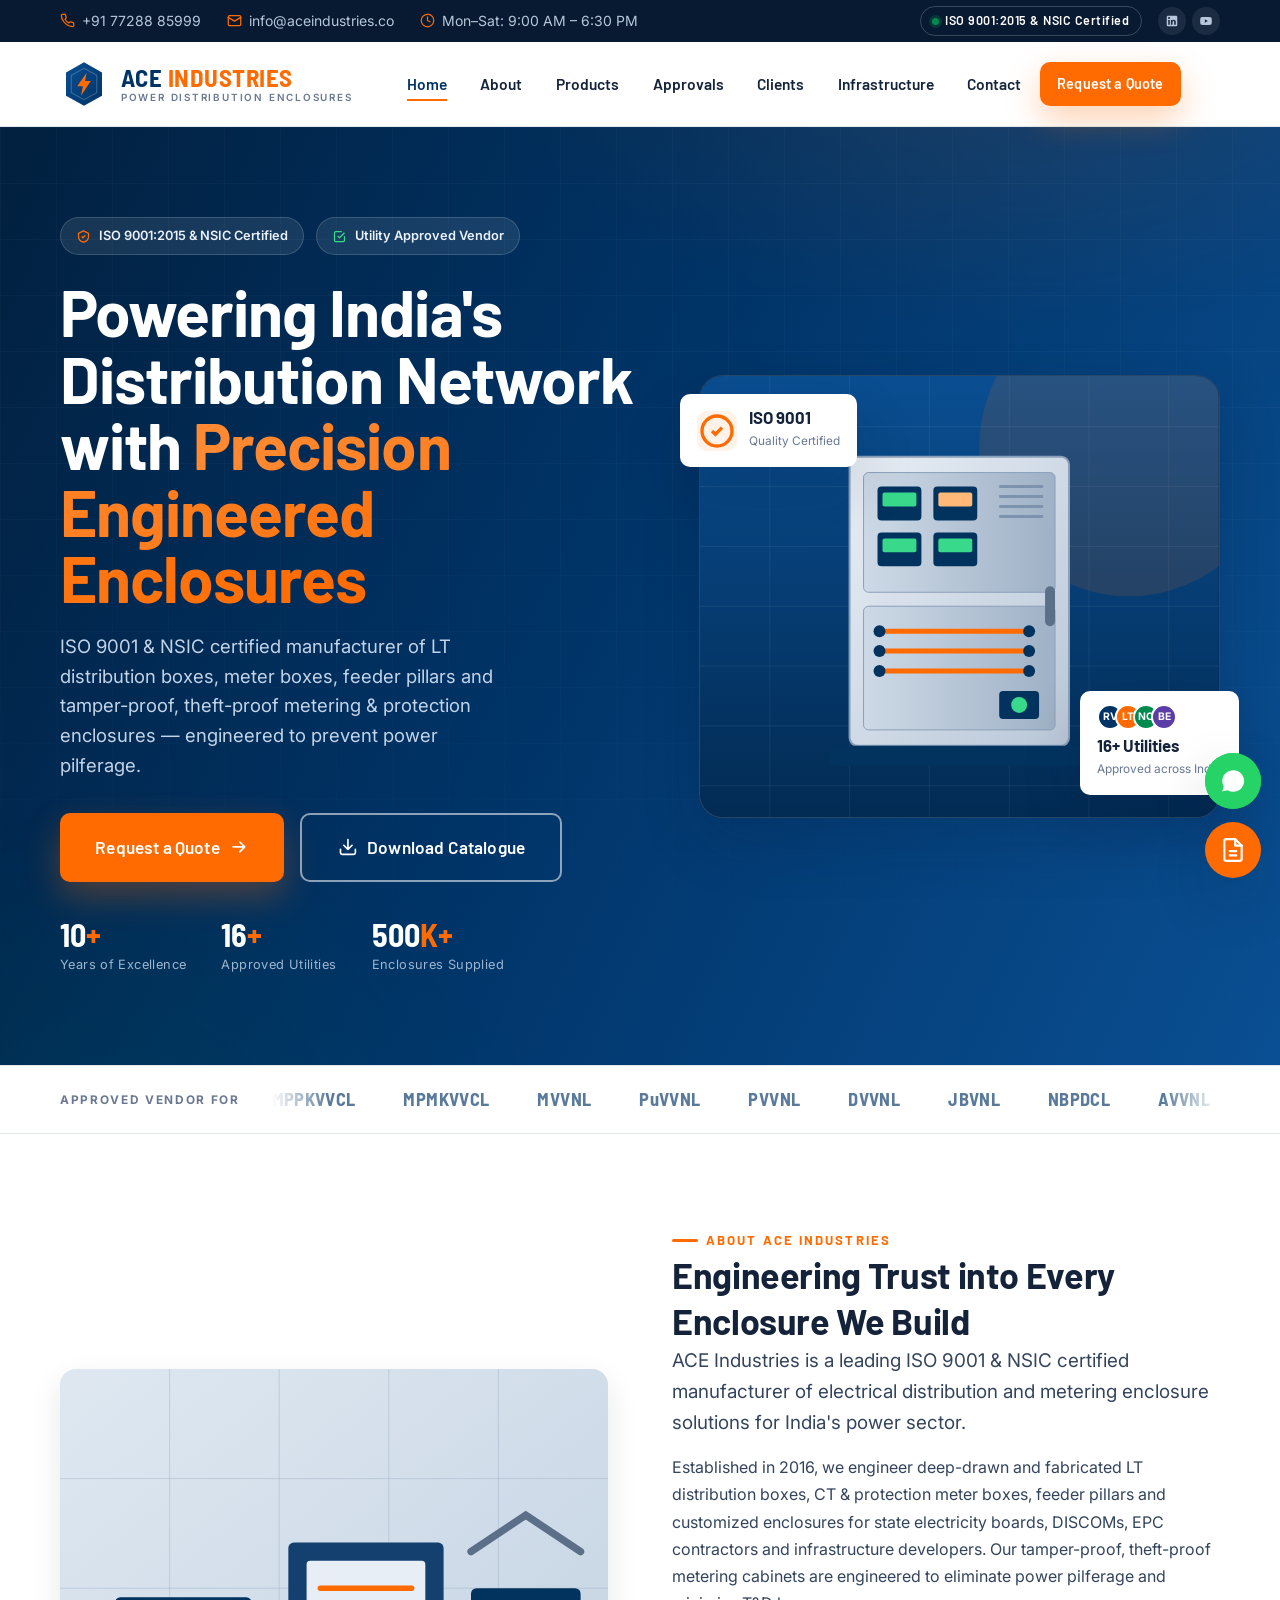
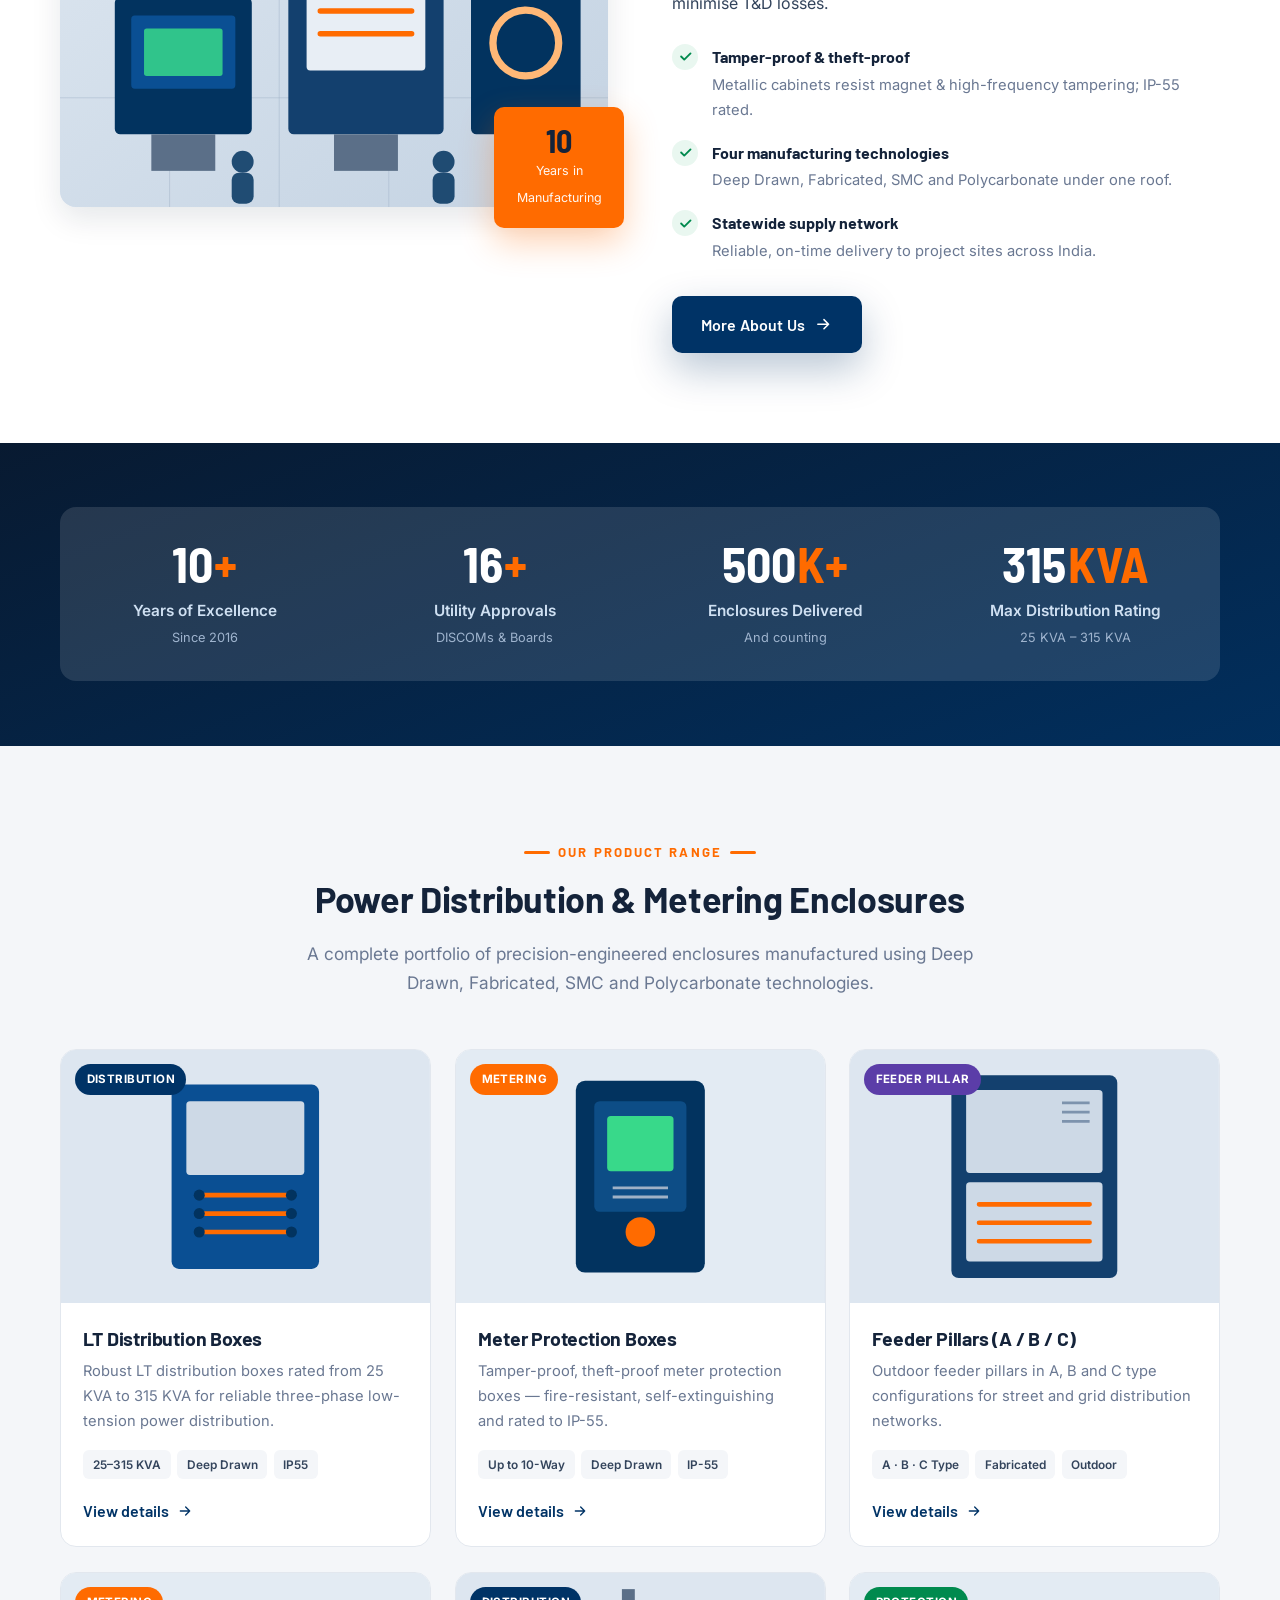
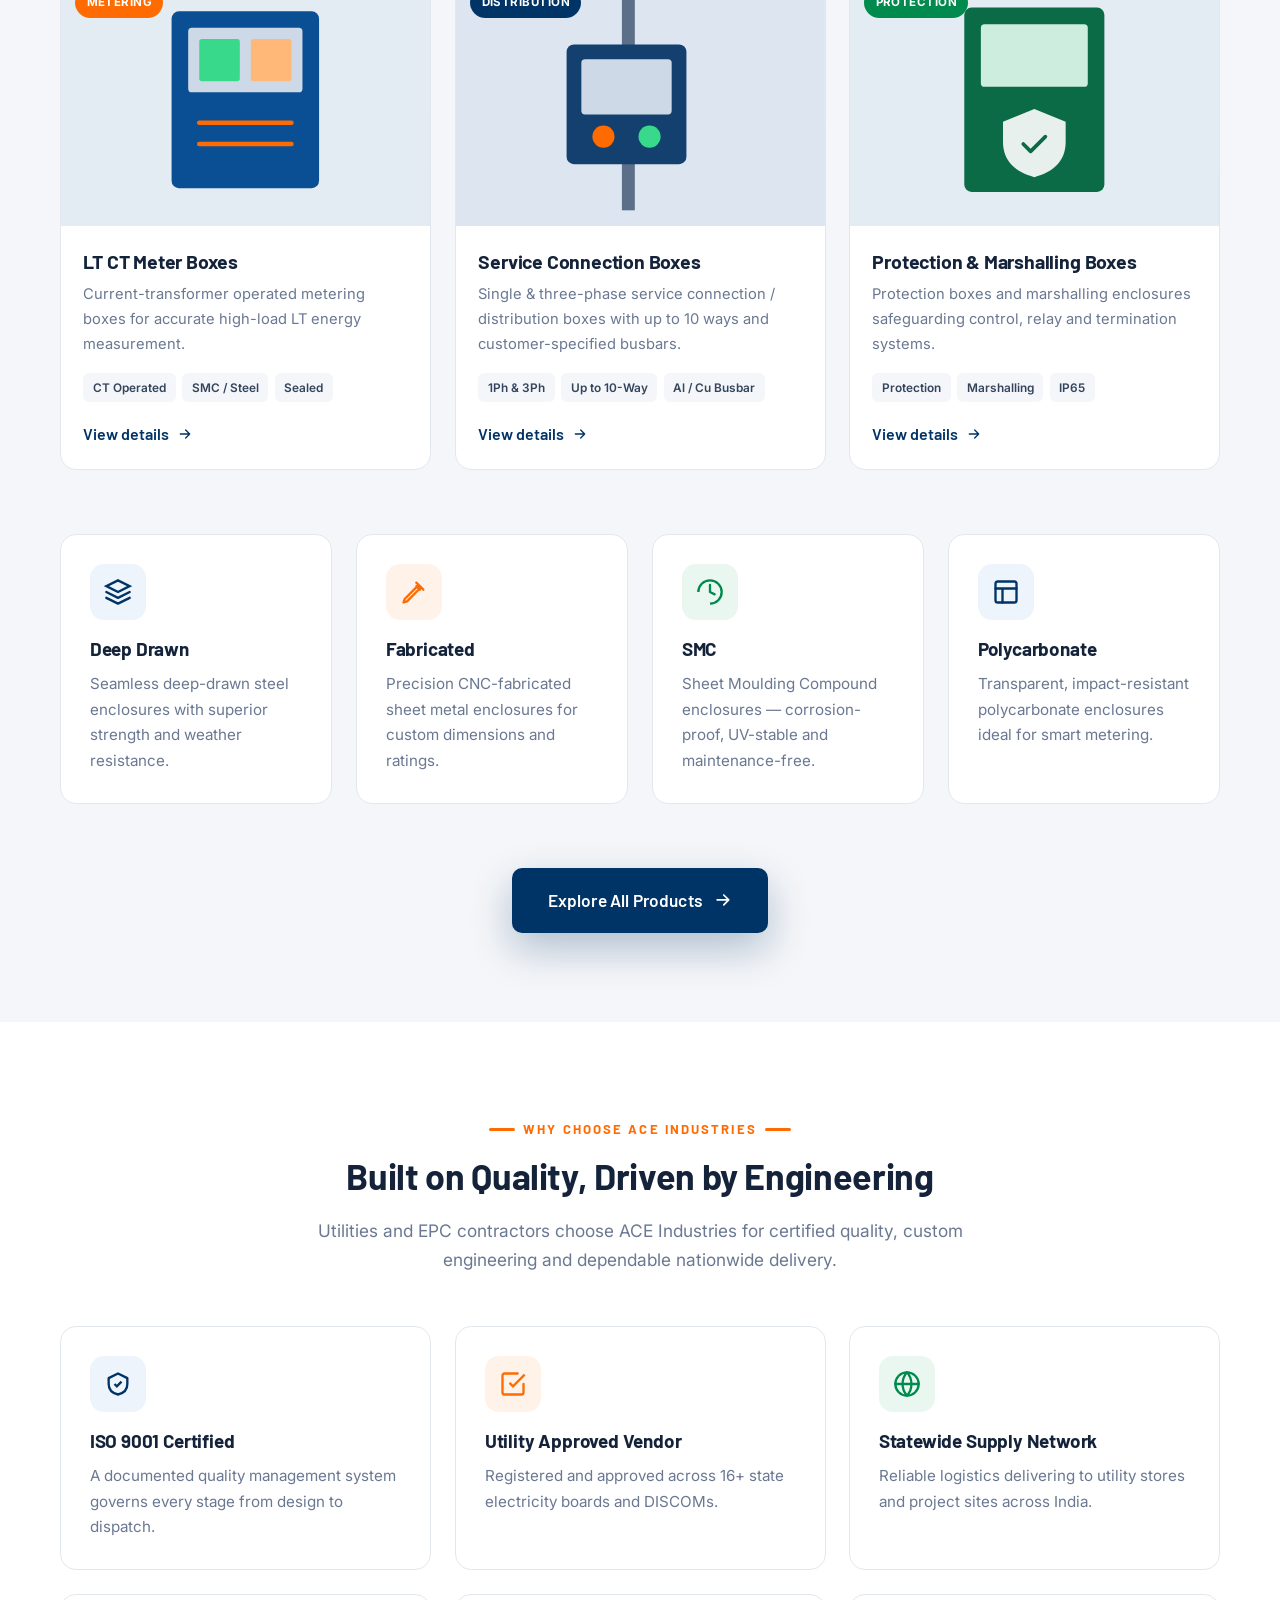
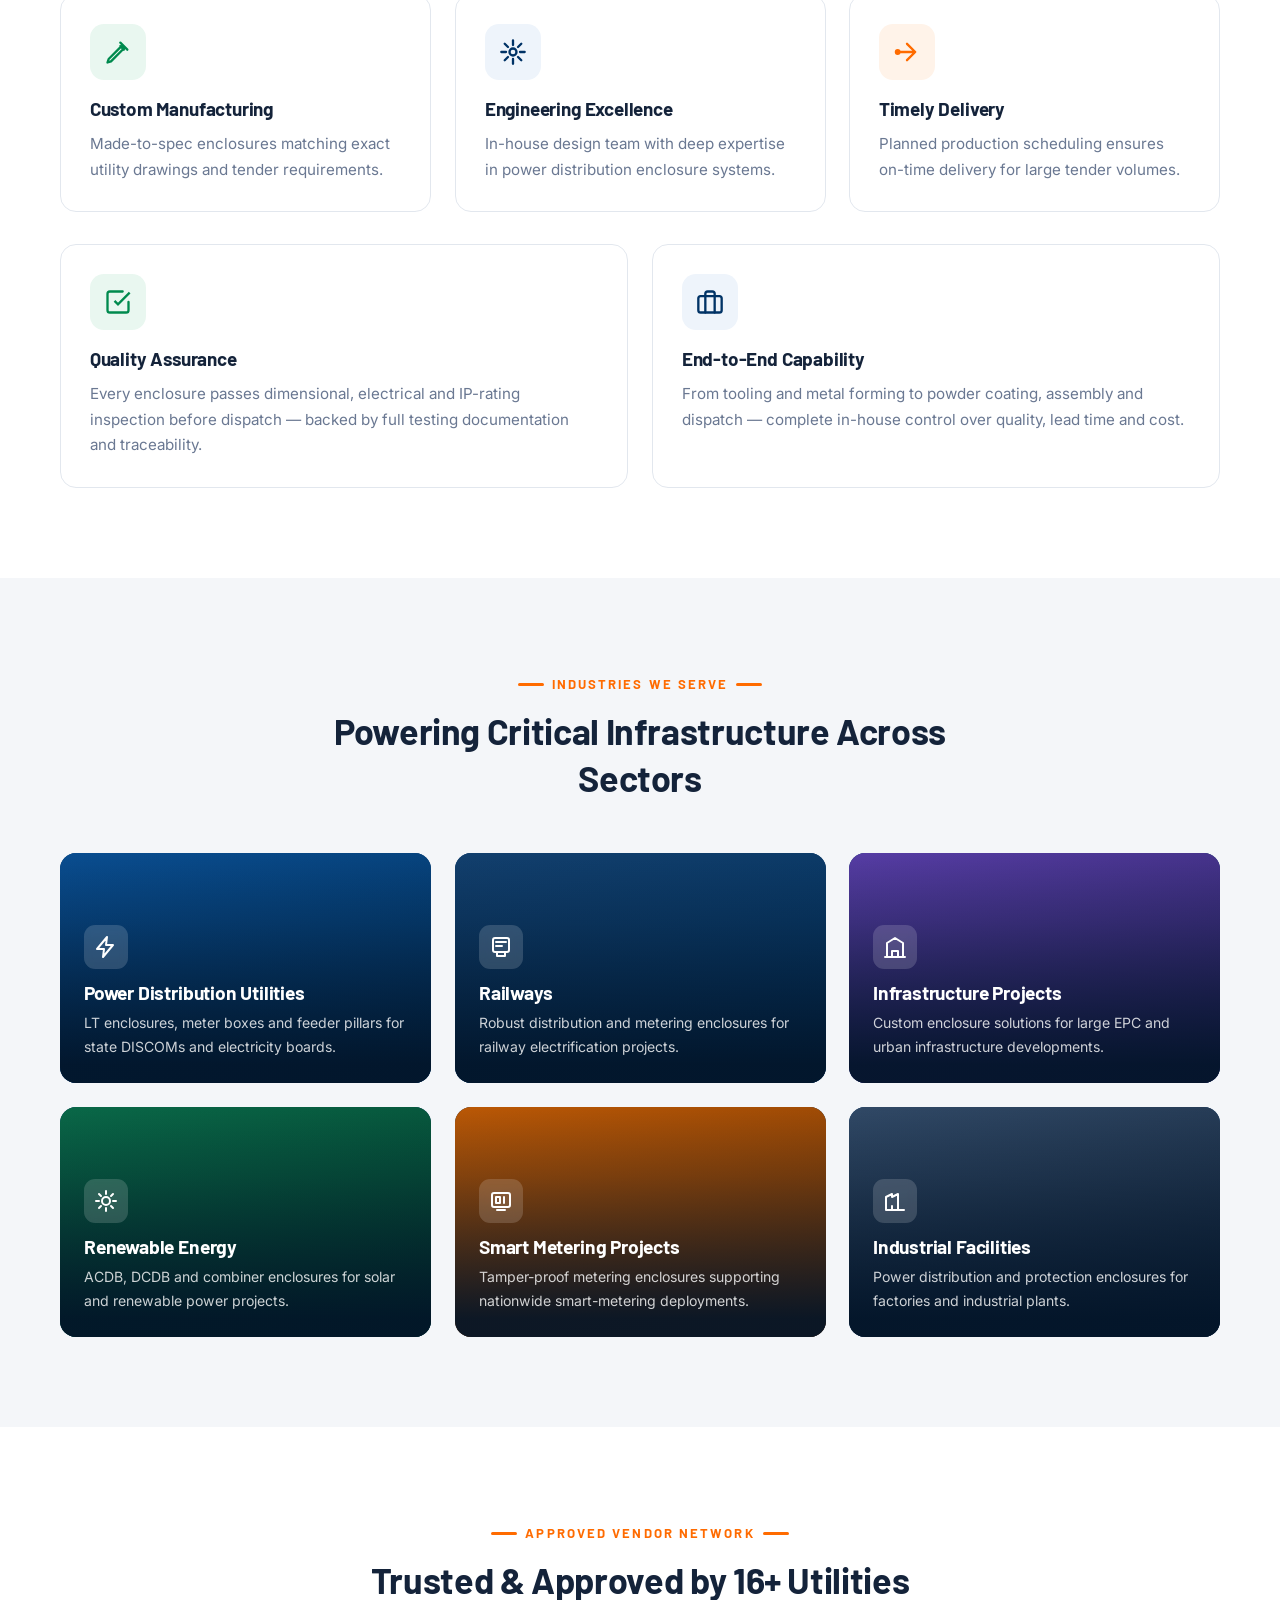
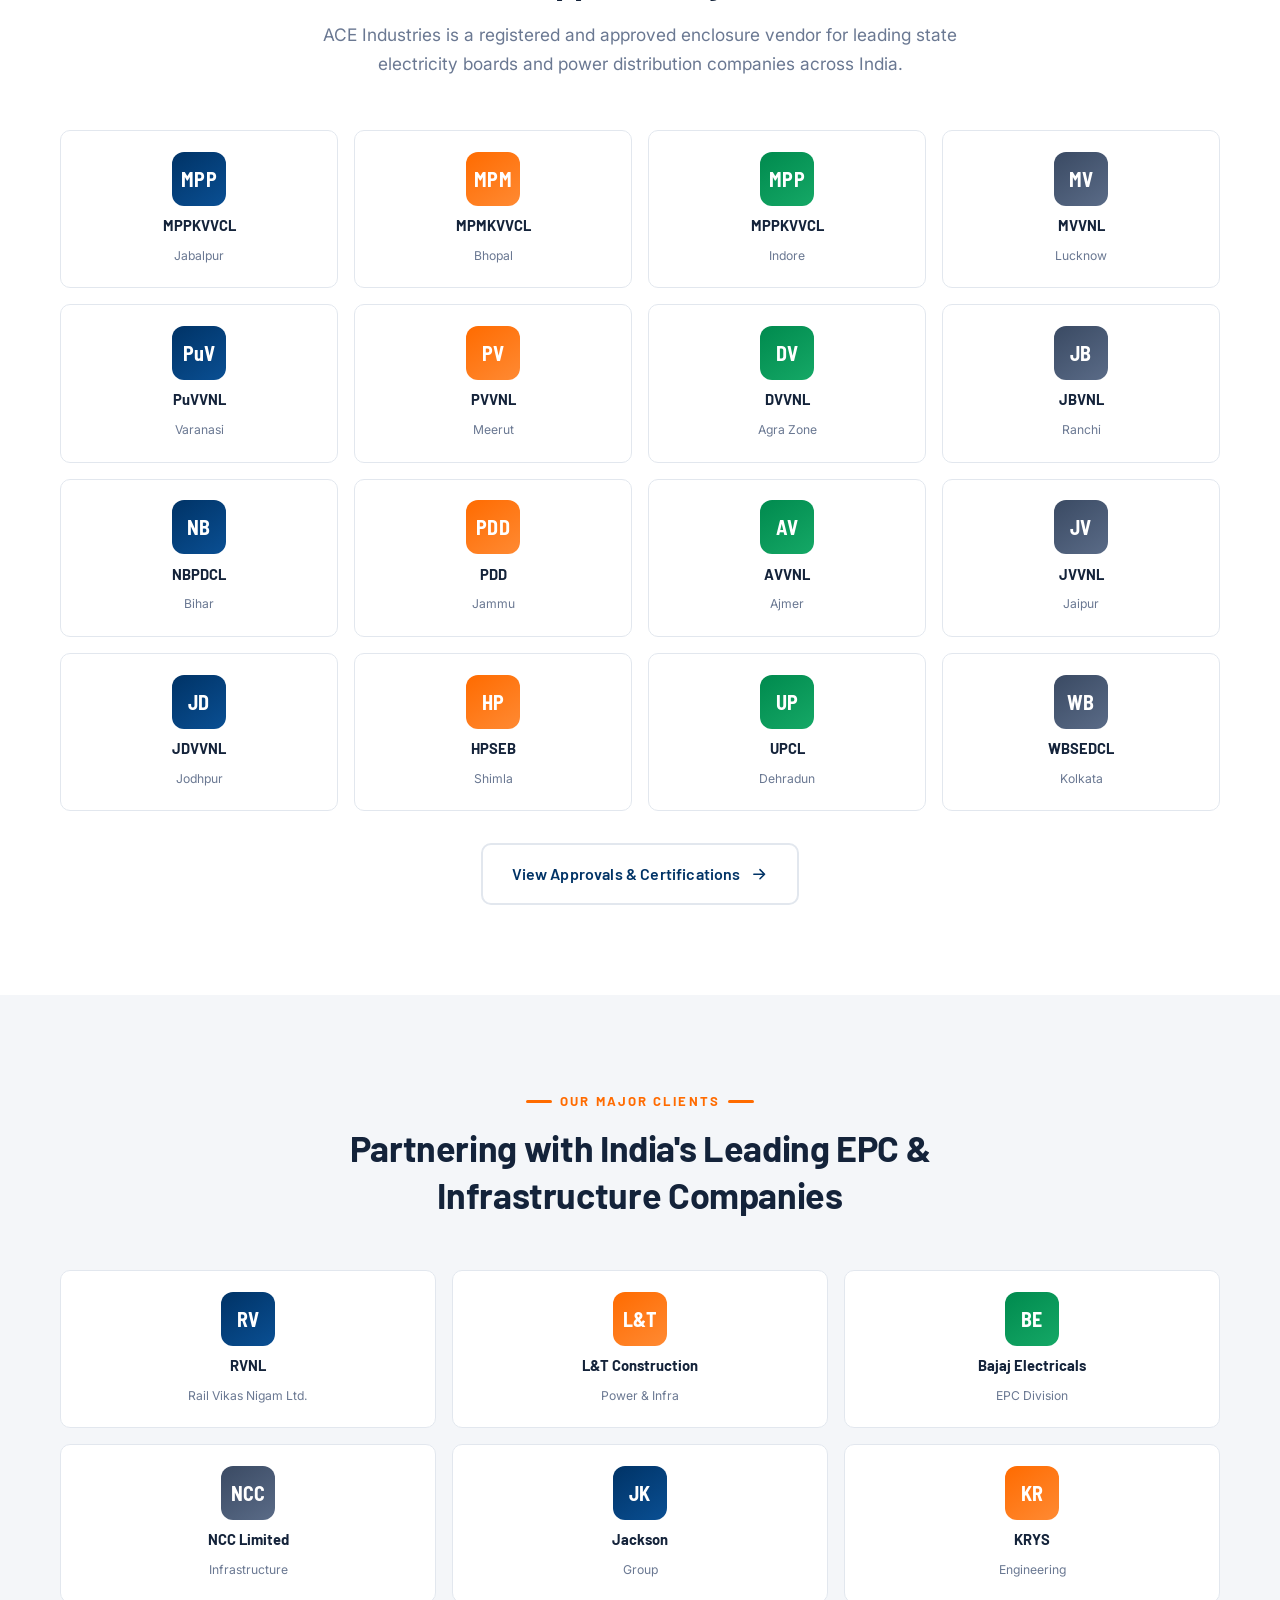
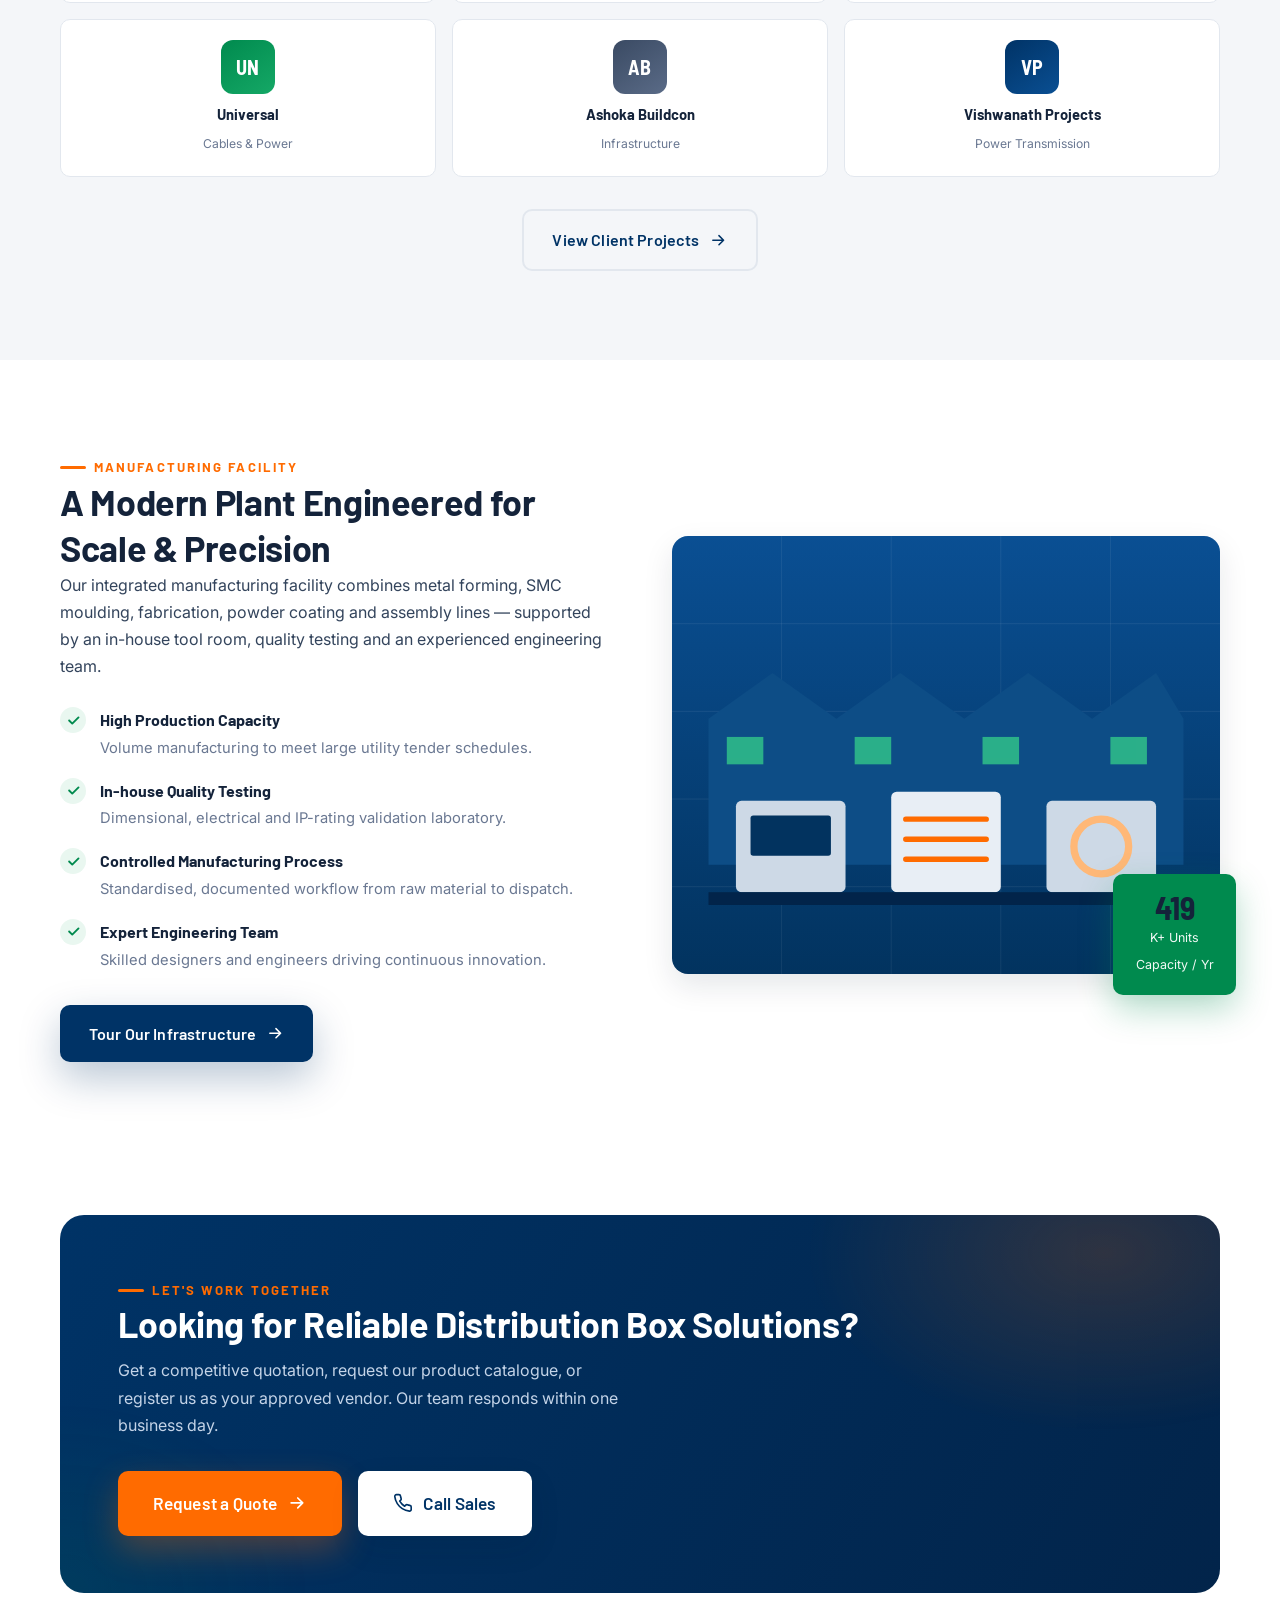
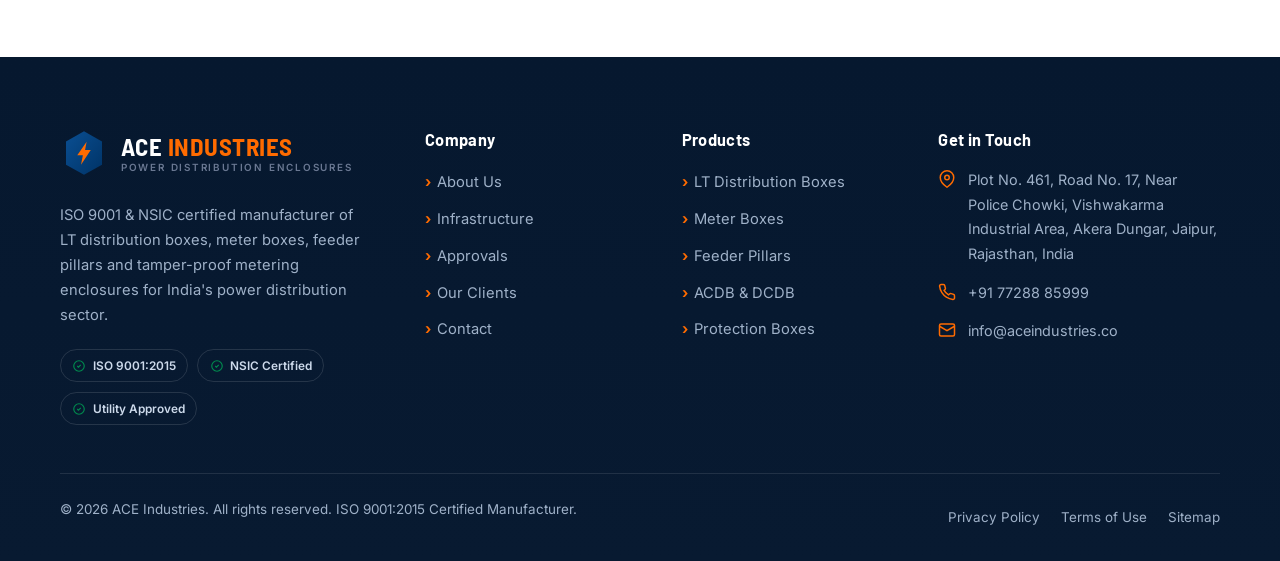
<file: index.html>
<!DOCTYPE html>
<html lang="en">
<head>
  <meta charset="UTF-8" />
  <meta name="viewport" content="width=device-width, initial-scale=1.0" />
  <title>ACE Industries | LT Distribution Box, Meter Box &amp; Feeder Pillar Manufacturer India</title>
  <meta name="description" content="ACE Industries is an ISO 9001 & NSIC certified manufacturer of LT distribution boxes, meter boxes, feeder pillars and tamper-proof, theft-proof metering & protection enclosures. Utility-approved vendor supplying DISCOMs across India." />
  <meta name="keywords" content="Distribution Box Manufacturer, LT Distribution Box Manufacturer, Meter Box Manufacturer India, Smart Meter Box Manufacturer, Feeder Pillar Manufacturer, SMC Meter Box Manufacturer, Electrical Enclosure Manufacturer, Utility Approved Vendor, Power Distribution Equipment" />
  <meta name="author" content="ACE Industries" />
  <link rel="canonical" href="https://www.aceindustries.co/" />

  <!-- Open Graph -->
  <meta property="og:type" content="website" />
  <meta property="og:title" content="ACE Industries | Power Distribution & Metering Enclosure Manufacturer" />
  <meta property="og:description" content="ISO 9001 & NSIC certified manufacturer of LT distribution boxes, meter boxes, feeder pillars & tamper-proof metering enclosures. Utility-approved vendor across India." />
  <meta property="og:url" content="https://www.aceindustries.co/" />
  <meta property="og:image" content="https://www.aceindustries.co/assets/og-image.svg" />
  <meta property="og:site_name" content="ACE Industries" />
  <meta name="twitter:card" content="summary_large_image" />
  <meta name="twitter:title" content="ACE Industries | Power Distribution & Metering Enclosure Manufacturer" />
  <meta name="twitter:description" content="ISO 9001 certified manufacturer of LT distribution boxes, meter boxes & feeder pillars. Utility-approved vendor across India." />
  <meta name="twitter:image" content="https://www.aceindustries.co/assets/og-image.svg" />
  <meta name="theme-color" content="#003366" />

  <link rel="icon" type="image/svg+xml" href="assets/favicon.svg" />
  <link rel="apple-touch-icon" href="assets/favicon.svg" />
  <link rel="manifest" href="site.webmanifest" />

  <!-- Fonts -->
  <link rel="preconnect" href="https://fonts.googleapis.com" />
  <link rel="preconnect" href="https://fonts.gstatic.com" crossorigin />
  <link href="https://fonts.googleapis.com/css2?family=Barlow+Semi+Condensed:wght@500;600;700&family=Barlow:wght@500;600;700;800&family=Inter:wght@400;500;600;700&display=swap" rel="stylesheet" />

  <link rel="stylesheet" href="css/style.css" />

  <!-- Structured data -->
  <script type="application/ld+json">
  {
    "@context": "https://schema.org",
    "@type": "Organization",
    "name": "ACE Industries",
    "url": "https://www.aceindustries.co/",
    "logo": "https://www.aceindustries.co/assets/logo.svg",
    "description": "ISO 9001 and NSIC certified manufacturer of LT distribution boxes, meter boxes, feeder pillars and tamper-proof metering enclosures for the power distribution sector in India.",
    "foundingDate": "2016",
    "slogan": "Powering India's Distribution Network with Precision Engineered Enclosures",
    "address": {
      "@type": "PostalAddress",
      "streetAddress": "Plot No. 461, Road No. 17, Near Police Chowki, Vishwakarma Industrial Area, Akera Dungar",
      "addressLocality": "Jaipur",
      "addressRegion": "Rajasthan",
      "postalCode": "302013",
      "addressCountry": "IN"
    },
    "contactPoint": {
      "@type": "ContactPoint",
      "telephone": "+91-77288-85999",
      "contactType": "sales",
      "areaServed": "IN",
      "availableLanguage": ["en", "hi"]
    },
    "hasCredential": "ISO 9001:2015 Quality Management System; NSIC Certified"
  }
  </script>
  <script type="application/ld+json">
  {
    "@context": "https://schema.org",
    "@type": "WebSite",
    "name": "ACE Industries",
    "url": "https://www.aceindustries.co/",
    "potentialAction": {
      "@type": "SearchAction",
      "target": "https://www.aceindustries.co/products.html?q={search_term_string}",
      "query-input": "required name=search_term_string"
    }
  }
  </script>
</head>
<body>
  <!-- ===================== TOP BAR ===================== -->
  <div class="topbar">
    <div class="container topbar__inner">
      <div class="topbar__contact">
        <a class="topbar__item" href="tel:+917728885999">
          <svg viewBox="0 0 24 24" fill="none" stroke="currentColor" stroke-width="2"><path d="M22 16.92v3a2 2 0 0 1-2.18 2 19.79 19.79 0 0 1-8.63-3.07 19.5 19.5 0 0 1-6-6 19.79 19.79 0 0 1-3.07-8.67A2 2 0 0 1 4.11 2h3a2 2 0 0 1 2 1.72c.13.96.36 1.9.7 2.81a2 2 0 0 1-.45 2.11L8.09 9.91a16 16 0 0 0 6 6l1.27-1.27a2 2 0 0 1 2.11-.45c.91.34 1.85.57 2.81.7A2 2 0 0 1 22 16.92Z" stroke-linecap="round" stroke-linejoin="round"/></svg>
          +91 77288 85999
        </a>
        <a class="topbar__item" href="mailto:info@aceindustries.co">
          <svg viewBox="0 0 24 24" fill="none" stroke="currentColor" stroke-width="2"><rect x="2" y="4" width="20" height="16" rx="2"/><path d="m22 7-10 6L2 7" stroke-linecap="round" stroke-linejoin="round"/></svg>
          info@aceindustries.co
        </a>
        <span class="topbar__item">
          <svg viewBox="0 0 24 24" fill="none" stroke="currentColor" stroke-width="2"><path d="M12 2a10 10 0 1 0 10 10A10 10 0 0 0 12 2Z"/><path d="M12 6v6l4 2" stroke-linecap="round" stroke-linejoin="round"/></svg>
          Mon–Sat: 9:00 AM – 6:30 PM
        </span>
      </div>
      <div class="topbar__badges">
        <span class="topbar__iso"><span class="dot"></span> ISO 9001:2015 &amp; NSIC Certified</span>
        <div class="topbar__social">
          <a href="#" aria-label="LinkedIn"><svg viewBox="0 0 24 24" fill="currentColor"><path d="M19 3a2 2 0 0 1 2 2v14a2 2 0 0 1-2 2H5a2 2 0 0 1-2-2V5a2 2 0 0 1 2-2h14m-.5 15.5v-5.3a3.26 3.26 0 0 0-3.26-3.26c-.85 0-1.84.52-2.32 1.3v-1.11h-2.79v8.37h2.79v-4.93c0-.77.62-1.4 1.39-1.4a1.4 1.4 0 0 1 1.4 1.4v4.93h2.79M6.88 8.56a1.68 1.68 0 0 0 1.68-1.68c0-.93-.75-1.69-1.68-1.69a1.69 1.69 0 0 0-1.69 1.69c0 .93.76 1.68 1.69 1.68m1.39 9.94v-8.37H5.5v8.37h2.77Z"/></svg></a>
          <a href="#" aria-label="YouTube"><svg viewBox="0 0 24 24" fill="currentColor"><path d="M10 15l5.19-3L10 9v6m11.56-7.83c.13.47.22 1.1.28 1.9.07.8.1 1.49.1 2.09L22 12c0 2.19-.16 3.8-.44 4.83-.25.9-.83 1.48-1.73 1.73-.47.13-1.33.22-2.65.28-1.3.07-2.49.1-3.59.1L12 19c-4.19 0-6.8-.16-7.83-.44-.9-.25-1.48-.83-1.73-1.73-.13-.47-.22-1.1-.28-1.9-.07-.8-.1-1.49-.1-2.09L2 12c0-2.19.16-3.8.44-4.83.25-.9.83-1.48 1.73-1.73.47-.13 1.33-.22 2.65-.28 1.3-.07 2.49-.1 3.59-.1L12 5c4.19 0 6.8.16 7.83.44.9.25 1.48.83 1.73 1.73Z"/></svg></a>
        </div>
      </div>
    </div>
  </div>

  <!-- ===================== HEADER ===================== -->
  <header class="header" data-header>
    <div class="container header__inner">
      <a class="brand" href="index.html" aria-label="ACE Industries home">
        <svg class="brand__mark" viewBox="0 0 64 64" aria-hidden="true">
          <defs><linearGradient id="hb" x1="0" y1="0" x2="1" y2="1"><stop offset="0" stop-color="#0a4f93"/><stop offset="1" stop-color="#003366"/></linearGradient></defs>
          <path d="M32 3 56 16.5v31L32 61 8 47.5v-31z" fill="url(#hb)"/>
          <path d="M32 11 49 20.5v23L32 53 15 43.5v-23z" fill="none" stroke="#ffffff" stroke-opacity=".22" stroke-width="1.4"/>
          <path d="M35.5 17 23 35h7.5l-2.5 12.5L41 28h-7.6z" fill="#ff6b00"/>
        </svg>
        <span class="brand__text">
          <span class="brand__name">ACE<span> INDUSTRIES</span></span>
          <span class="brand__tag">Power Distribution Enclosures</span>
        </span>
      </a>

      <nav class="nav" data-nav aria-label="Primary">
        <a class="nav__link" href="index.html">Home</a>
        <a class="nav__link" href="about.html">About</a>
        <a class="nav__link" href="products.html">Products</a>
        <a class="nav__link" href="approvals.html">Approvals</a>
        <a class="nav__link" href="clients.html">Clients</a>
        <a class="nav__link" href="infrastructure.html">Infrastructure</a>
        <a class="nav__link" href="contact.html">Contact</a>
        <div class="nav__cta">
          <a class="btn btn--secondary btn--sm" href="contact.html">Request a Quote</a>
        </div>
      </nav>

      <div class="header__actions">
        <button class="nav-toggle" data-nav-toggle aria-label="Open menu" aria-expanded="false" aria-controls="primary-nav"><span></span></button>
      </div>
    </div>
  </header>
  <div class="nav-backdrop" data-nav-backdrop></div>

  <main>
    <!-- ===================== HERO ===================== -->
    <section class="hero">
      <div class="hero__bg"></div>
      <div class="hero__grid-overlay"></div>
      <div class="container hero__inner">
        <div class="hero__content">
          <div class="hero__badge-row" data-reveal>
            <span class="hero__pill"><svg viewBox="0 0 24 24" fill="none" stroke="currentColor" stroke-width="2"><path d="m9 12 2 2 4-4"/><path d="M12 3 4 7v5c0 5 3.5 8 8 9 4.5-1 8-4 8-9V7l-8-4Z" stroke-linecap="round" stroke-linejoin="round"/></svg> ISO 9001:2015 &amp; NSIC Certified</span>
            <span class="hero__pill"><svg class="ac" viewBox="0 0 24 24" fill="none" stroke="currentColor" stroke-width="2"><path d="m9 11 3 3 8-8"/><path d="M20 12v6a2 2 0 0 1-2 2H6a2 2 0 0 1-2-2V6a2 2 0 0 1 2-2h9" stroke-linecap="round" stroke-linejoin="round"/></svg> Utility Approved Vendor</span>
          </div>
          <h1 data-reveal>Powering India's Distribution Network with <span class="accent">Precision Engineered Enclosures</span></h1>
          <p class="hero__sub" data-reveal data-reveal-delay="1">ISO 9001 &amp; NSIC certified manufacturer of LT distribution boxes, meter boxes, feeder pillars and tamper-proof, theft-proof metering &amp; protection enclosures &mdash; engineered to prevent power pilferage.</p>
          <div class="hero__cta" data-reveal data-reveal-delay="2">
            <a class="btn btn--secondary btn--lg" href="contact.html">
              Request a Quote
              <svg viewBox="0 0 24 24" fill="none" stroke="currentColor" stroke-width="2"><path d="M5 12h14M13 6l6 6-6 6" stroke-linecap="round" stroke-linejoin="round"/></svg>
            </a>
            <a class="btn btn--ghost btn--lg" href="products.html#catalogue">
              <svg viewBox="0 0 24 24" fill="none" stroke="currentColor" stroke-width="2"><path d="M21 15v4a2 2 0 0 1-2 2H5a2 2 0 0 1-2-2v-4M7 10l5 5 5-5M12 15V3" stroke-linecap="round" stroke-linejoin="round"/></svg>
              Download Catalogue
            </a>
          </div>
          <div class="hero__trust" data-reveal data-reveal-delay="3">
            <div class="hero__trust-item"><span class="hero__trust-num"><span data-count="10">0</span><span class="text-secondary">+</span></span><span class="hero__trust-label">Years of Excellence</span></div>
            <div class="hero__trust-item"><span class="hero__trust-num"><span data-count="16">0</span><span class="text-secondary">+</span></span><span class="hero__trust-label">Approved Utilities</span></div>
            <div class="hero__trust-item"><span class="hero__trust-num"><span data-count="500">0</span><span class="text-secondary">K+</span></span><span class="hero__trust-label">Enclosures Supplied</span></div>
          </div>
        </div>

        <div class="hero__visual" data-reveal data-reveal-delay="2">
          <div class="hero__panel">
            <!-- Industrial enclosure / factory illustration -->
            <svg viewBox="0 0 520 460" preserveAspectRatio="xMidYMid slice" role="img" aria-label="ACE Industries manufacturing of power distribution enclosures">
              <defs>
                <linearGradient id="sky" x1="0" y1="0" x2="0" y2="1"><stop offset="0" stop-color="#0a4f93"/><stop offset="1" stop-color="#022a52"/></linearGradient>
                <linearGradient id="metal" x1="0" y1="0" x2="1" y2="1"><stop offset="0" stop-color="#e8eef5"/><stop offset="1" stop-color="#b9c7d8"/></linearGradient>
                <linearGradient id="metal2" x1="0" y1="0" x2="1" y2="0"><stop offset="0" stop-color="#cdd9e6"/><stop offset="1" stop-color="#9fb1c6"/></linearGradient>
              </defs>
              <rect width="520" height="460" fill="url(#sky)"/>
              <g stroke="#ffffff" stroke-opacity=".07"><path d="M0 60H520M0 120H520M0 180H520M0 240H520M0 300H520M0 360H520M0 420H520M70 0V460M150 0V460M230 0V460M310 0V460M390 0V460M470 0V460"/></g>
              <circle cx="430" cy="80" r="150" fill="#ff6b00" opacity=".12"/>
              <!-- Feeder pillar enclosure -->
              <g transform="translate(150,90)">
                <rect x="0" y="0" width="220" height="290" rx="8" fill="url(#metal)" stroke="#8aa0ba" stroke-width="2"/>
                <rect x="14" y="16" width="192" height="120" rx="5" fill="url(#metal2)" stroke="#8aa0ba"/>
                <rect x="14" y="150" width="192" height="124" rx="5" fill="url(#metal2)" stroke="#8aa0ba"/>
                <!-- vents -->
                <g stroke="#7d93ad" stroke-width="3"><path d="M150 30h44M150 40h44M150 50h44M150 60h44"/></g>
                <!-- meters -->
                <g>
                  <rect x="28" y="30" width="44" height="34" rx="4" fill="#02335f"/><rect x="33" y="36" width="34" height="14" rx="2" fill="#38d98a"/>
                  <rect x="84" y="30" width="44" height="34" rx="4" fill="#02335f"/><rect x="89" y="36" width="34" height="14" rx="2" fill="#ffb877"/>
                  <rect x="28" y="76" width="44" height="34" rx="4" fill="#02335f"/><rect x="33" y="82" width="34" height="14" rx="2" fill="#38d98a"/>
                  <rect x="84" y="76" width="44" height="34" rx="4" fill="#02335f"/><rect x="89" y="82" width="34" height="14" rx="2" fill="#38d98a"/>
                </g>
                <!-- busbars -->
                <g stroke="#ff6b00" stroke-width="5" stroke-linecap="round"><path d="M30 175h150M30 195h150M30 215h150"/></g>
                <g fill="#02335f"><circle cx="30" cy="175" r="6"/><circle cx="180" cy="175" r="6"/><circle cx="30" cy="195" r="6"/><circle cx="180" cy="195" r="6"/><circle cx="30" cy="215" r="6"/><circle cx="180" cy="215" r="6"/></g>
                <rect x="150" y="235" width="40" height="28" rx="4" fill="#02335f"/>
                <circle cx="170" cy="249" r="8" fill="#38d98a"/>
                <!-- handle -->
                <rect x="196" y="130" width="10" height="40" rx="5" fill="#5b6f88"/>
              </g>
              <!-- base -->
              <rect x="130" y="380" width="260" height="20" rx="4" fill="#02335f"/>
            </svg>
          </div>
          <div class="hero__floating hero__floating--iso">
            <span class="ic"><svg viewBox="0 0 24 24" fill="none" stroke="currentColor" stroke-width="2"><path d="m9 12 2 2 4-4"/><circle cx="12" cy="12" r="9"/></svg></span>
            <span><strong>ISO 9001</strong><small>Quality Certified</small></span>
          </div>
          <div class="hero__floating hero__floating--clients">
            <div class="hero__avatars">
              <span style="background:#003366">RV</span><span style="background:#ff6b00">LT</span><span style="background:#008a4e">NC</span><span style="background:#5b3da8">BE</span>
            </div>
            <span><strong>16+ Utilities</strong><small>Approved across India</small></span>
          </div>
        </div>
      </div>
    </section>

    <!-- ===================== APPROVED-BY LOGO STRIP ===================== -->
    <div class="logo-strip">
      <div class="container logo-strip__inner">
        <span class="logo-strip__label">Approved&nbsp;Vendor&nbsp;For</span>
        <div class="marquee">
          <div class="marquee__track" data-marquee>
            <span class="marquee__item">MPPKVVCL</span>
            <span class="marquee__item">MPMKVVCL</span>
            <span class="marquee__item">MVVNL</span>
            <span class="marquee__item">PuVVNL</span>
            <span class="marquee__item">PVVNL</span>
            <span class="marquee__item">DVVNL</span>
            <span class="marquee__item">JBVNL</span>
            <span class="marquee__item">NBPDCL</span>
            <span class="marquee__item">AVVNL</span>
            <span class="marquee__item">HPSEB</span>
            <span class="marquee__item">UPCL</span>
            <span class="marquee__item">WBSEDCL</span>
          </div>
        </div>
      </div>
    </div>

    <!-- ===================== A. COMPANY OVERVIEW ===================== -->
    <section class="section" id="overview">
      <div class="container">
        <div class="split">
          <div class="split__media" data-reveal>
            <div class="split__img">
              <svg viewBox="0 0 600 480" preserveAspectRatio="xMidYMid slice" role="img" aria-label="ACE Industries production floor">
                <defs><linearGradient id="ov1" x1="0" y1="0" x2="1" y2="1"><stop offset="0" stop-color="#dfe8f1"/><stop offset="1" stop-color="#c3d2e2"/></linearGradient></defs>
                <rect width="600" height="480" fill="url(#ov1)"/>
                <g stroke="#9fb1c6" stroke-opacity=".5"><path d="M0 120H600M0 240H600M0 360H600M120 0V480M240 0V480M360 0V480M480 0V480"/></g>
                <!-- machines -->
                <rect x="60" y="250" width="150" height="150" rx="6" fill="#02335f"/>
                <rect x="78" y="270" width="114" height="80" rx="4" fill="#0a4f93"/>
                <rect x="92" y="284" width="86" height="52" rx="3" fill="#38d98a" opacity=".85"/>
                <rect x="100" y="400" width="70" height="40" fill="#5b6f88"/>
                <rect x="250" y="190" width="170" height="210" rx="6" fill="#13406e"/>
                <rect x="270" y="210" width="130" height="120" rx="4" fill="#e8eef5"/>
                <g stroke="#ff6b00" stroke-width="6" stroke-linecap="round"><path d="M285 240h100M285 265h100M285 290h100"/></g>
                <rect x="300" y="400" width="70" height="40" fill="#5b6f88"/>
                <rect x="450" y="240" width="120" height="160" rx="6" fill="#02335f"/>
                <circle cx="510" cy="300" r="36" fill="none" stroke="#ffb877" stroke-width="8"/>
                <path d="M450 200 510 160 570 200" fill="none" stroke="#5b6f88" stroke-width="8" stroke-linecap="round"/>
                <!-- worker silhouettes -->
                <g fill="#02335f" opacity=".85"><circle cx="200" cy="430" r="12"/><rect x="188" y="442" width="24" height="34" rx="8"/></g>
                <g fill="#02335f" opacity=".85"><circle cx="420" cy="430" r="12"/><rect x="408" y="442" width="24" height="34" rx="8"/></g>
              </svg>
            </div>
            <div class="split__badge"><strong data-count="10">0</strong><span>Years in<br>Manufacturing</span></div>
          </div>
          <div class="split__content" data-reveal data-reveal-delay="1">
            <span class="eyebrow">About ACE Industries</span>
            <h2>Engineering Trust into Every Enclosure We Build</h2>
            <p class="lead">ACE Industries is a leading ISO 9001 &amp; NSIC certified manufacturer of electrical distribution and metering enclosure solutions for India's power sector.</p>
            <p>Established in 2016, we engineer deep-drawn and fabricated LT distribution boxes, CT &amp; protection meter boxes, feeder pillars and customized enclosures for state electricity boards, DISCOMs, EPC contractors and infrastructure developers. Our tamper-proof, theft-proof metering cabinets are engineered to eliminate power pilferage and minimise T&amp;D losses.</p>
            <ul class="split__list">
              <li><span class="tick"><svg viewBox="0 0 24 24" fill="none" stroke="currentColor" stroke-width="3"><path d="m5 12 5 5L20 7" stroke-linecap="round" stroke-linejoin="round"/></svg></span><div><strong>Tamper-proof &amp; theft-proof</strong><p>Metallic cabinets resist magnet &amp; high-frequency tampering; IP-55 rated.</p></div></li>
              <li><span class="tick"><svg viewBox="0 0 24 24" fill="none" stroke="currentColor" stroke-width="3"><path d="m5 12 5 5L20 7" stroke-linecap="round" stroke-linejoin="round"/></svg></span><div><strong>Four manufacturing technologies</strong><p>Deep Drawn, Fabricated, SMC and Polycarbonate under one roof.</p></div></li>
              <li><span class="tick"><svg viewBox="0 0 24 24" fill="none" stroke="currentColor" stroke-width="3"><path d="m5 12 5 5L20 7" stroke-linecap="round" stroke-linejoin="round"/></svg></span><div><strong>Statewide supply network</strong><p>Reliable, on-time delivery to project sites across India.</p></div></li>
            </ul>
            <div class="mt-6">
              <a class="btn btn--primary" href="about.html">More About Us <svg viewBox="0 0 24 24" fill="none" stroke="currentColor" stroke-width="2"><path d="M5 12h14M13 6l6 6-6 6" stroke-linecap="round" stroke-linejoin="round"/></svg></a>
            </div>
          </div>
        </div>
      </div>
    </section>

    <!-- ===================== STATS BAND ===================== -->
    <section class="section section--tight section--ink">
      <div class="container">
        <div class="stats" data-reveal>
          <div class="stat"><div class="stat__num"><span data-count="10">0</span><span class="suffix">+</span></div><div class="stat__label">Years of Excellence</div><div class="stat__sub">Since 2016</div></div>
          <div class="stat"><div class="stat__num"><span data-count="16">0</span><span class="suffix">+</span></div><div class="stat__label">Utility Approvals</div><div class="stat__sub">DISCOMs &amp; Boards</div></div>
          <div class="stat"><div class="stat__num"><span data-count="500">0</span><span class="suffix">K+</span></div><div class="stat__label">Enclosures Delivered</div><div class="stat__sub">And counting</div></div>
          <div class="stat"><div class="stat__num"><span data-count="315">0</span><span class="suffix"> KVA</span></div><div class="stat__label">Max Distribution Rating</div><div class="stat__sub">25 KVA &ndash; 315 KVA</div></div>
        </div>
      </div>
    </section>

    <!-- ===================== B. PRODUCT CATEGORIES ===================== -->
    <section class="section section--alt" id="products">
      <div class="container">
        <div class="section-head section-head--center" data-reveal>
          <span class="eyebrow eyebrow--center">Our Product Range</span>
          <h2>Power Distribution &amp; Metering Enclosures</h2>
          <p>A complete portfolio of precision-engineered enclosures manufactured using Deep Drawn, Fabricated, SMC and Polycarbonate technologies.</p>
        </div>

        <div class="grid grid-3" data-filter-grid>
          <!-- LT Distribution Boxes -->
          <article class="card product-card" data-reveal>
            <div class="product-card__media">
              <svg viewBox="0 0 400 280" preserveAspectRatio="xMidYMid slice" aria-hidden="true"><rect width="400" height="280" fill="#dde6f0"/><rect x="120" y="40" width="160" height="200" rx="8" fill="#0a4f93"/><rect x="136" y="58" width="128" height="80" rx="4" fill="#cdd9e6"/><g stroke="#ff6b00" stroke-width="5" stroke-linecap="round"><path d="M150 160h100M150 180h100M150 200h100"/></g><g fill="#02335f"><circle cx="150" cy="160" r="6"/><circle cx="250" cy="160" r="6"/><circle cx="150" cy="180" r="6"/><circle cx="250" cy="180" r="6"/><circle cx="150" cy="200" r="6"/><circle cx="250" cy="200" r="6"/></g></svg>
              <span class="product-card__tag product-card__tag--distribution">Distribution</span>
            </div>
            <div class="product-card__body">
              <h3>LT Distribution Boxes</h3>
              <p>Robust LT distribution boxes rated from 25 KVA to 315 KVA for reliable three-phase low-tension power distribution.</p>
              <div class="product-card__specs"><span>25–315 KVA</span><span>Deep Drawn</span><span>IP55</span></div>
              <a class="product-card__link" href="products.html#distribution">View details <svg viewBox="0 0 24 24" fill="none" stroke="currentColor" stroke-width="2"><path d="M5 12h14M13 6l6 6-6 6" stroke-linecap="round" stroke-linejoin="round"/></svg></a>
            </div>
          </article>
          <!-- Meter Protection Boxes -->
          <article class="card product-card" data-reveal data-reveal-delay="1">
            <div class="product-card__media">
              <svg viewBox="0 0 400 280" preserveAspectRatio="xMidYMid slice" aria-hidden="true"><rect width="400" height="280" fill="#e3ebf3"/><rect x="130" y="36" width="140" height="208" rx="10" fill="#02335f"/><rect x="150" y="58" width="100" height="120" rx="6" fill="#0d4d86"/><rect x="164" y="74" width="72" height="60" rx="4" fill="#38d98a"/><circle cx="200" cy="200" r="16" fill="#ff6b00"/><g stroke="#9fb1c6" stroke-width="3"><path d="M170 152h60M170 162h60"/></g></svg>
              <span class="product-card__tag product-card__tag--metering">Metering</span>
            </div>
            <div class="product-card__body">
              <h3>Meter Protection Boxes</h3>
              <p>Tamper-proof, theft-proof meter protection boxes &mdash; fire-resistant, self-extinguishing and rated to IP-55.</p>
              <div class="product-card__specs"><span>Up to 10-Way</span><span>Deep Drawn</span><span>IP-55</span></div>
              <a class="product-card__link" href="products.html#metering">View details <svg viewBox="0 0 24 24" fill="none" stroke="currentColor" stroke-width="2"><path d="M5 12h14M13 6l6 6-6 6" stroke-linecap="round" stroke-linejoin="round"/></svg></a>
            </div>
          </article>
          <!-- Feeder Pillars -->
          <article class="card product-card" data-reveal data-reveal-delay="2">
            <div class="product-card__media">
              <svg viewBox="0 0 400 280" preserveAspectRatio="xMidYMid slice" aria-hidden="true"><rect width="400" height="280" fill="#dde6f0"/><rect x="110" y="30" width="180" height="220" rx="8" fill="#13406e"/><rect x="126" y="46" width="148" height="90" rx="4" fill="#cdd9e6"/><rect x="126" y="146" width="148" height="86" rx="4" fill="#cdd9e6"/><g stroke="#7d93ad" stroke-width="3"><path d="M230 60h30M230 70h30M230 80h30"/></g><g stroke="#ff6b00" stroke-width="5" stroke-linecap="round"><path d="M140 170h120M140 190h120M140 210h120"/></g></svg>
              <span class="product-card__tag product-card__tag--feeder">Feeder Pillar</span>
            </div>
            <div class="product-card__body">
              <h3>Feeder Pillars (A / B / C)</h3>
              <p>Outdoor feeder pillars in A, B and C type configurations for street and grid distribution networks.</p>
              <div class="product-card__specs"><span>A · B · C Type</span><span>Fabricated</span><span>Outdoor</span></div>
              <a class="product-card__link" href="products.html#feeder">View details <svg viewBox="0 0 24 24" fill="none" stroke="currentColor" stroke-width="2"><path d="M5 12h14M13 6l6 6-6 6" stroke-linecap="round" stroke-linejoin="round"/></svg></a>
            </div>
          </article>
          <!-- LT CT Meter Boxes -->
          <article class="card product-card" data-reveal>
            <div class="product-card__media">
              <svg viewBox="0 0 400 280" preserveAspectRatio="xMidYMid slice" aria-hidden="true"><rect width="400" height="280" fill="#e3ebf3"/><rect x="120" y="44" width="160" height="192" rx="8" fill="#0a4f93"/><rect x="138" y="62" width="124" height="70" rx="4" fill="#cdd9e6"/><rect x="150" y="74" width="44" height="46" rx="3" fill="#38d98a"/><rect x="206" y="74" width="44" height="46" rx="3" fill="#ffb877"/><g stroke="#ff6b00" stroke-width="5" stroke-linecap="round"><path d="M150 165h100M150 188h100"/></g></svg>
              <span class="product-card__tag product-card__tag--metering">Metering</span>
            </div>
            <div class="product-card__body">
              <h3>LT CT Meter Boxes</h3>
              <p>Current-transformer operated metering boxes for accurate high-load LT energy measurement.</p>
              <div class="product-card__specs"><span>CT Operated</span><span>SMC / Steel</span><span>Sealed</span></div>
              <a class="product-card__link" href="products.html#metering">View details <svg viewBox="0 0 24 24" fill="none" stroke="currentColor" stroke-width="2"><path d="M5 12h14M13 6l6 6-6 6" stroke-linecap="round" stroke-linejoin="round"/></svg></a>
            </div>
          </article>
          <!-- Service Connection Boxes -->
          <article class="card product-card" data-reveal data-reveal-delay="1">
            <div class="product-card__media">
              <svg viewBox="0 0 400 280" preserveAspectRatio="xMidYMid slice" aria-hidden="true"><rect width="400" height="280" fill="#dde6f0"/><rect x="180" y="20" width="14" height="240" fill="#5b6f88"/><rect x="120" y="80" width="130" height="130" rx="8" fill="#13406e"/><rect x="136" y="96" width="98" height="60" rx="4" fill="#cdd9e6"/><circle cx="160" cy="180" r="12" fill="#ff6b00"/><circle cx="210" cy="180" r="12" fill="#38d98a"/></svg>
              <span class="product-card__tag product-card__tag--distribution">Distribution</span>
            </div>
            <div class="product-card__body">
              <h3>Service Connection Boxes</h3>
              <p>Single &amp; three-phase service connection / distribution boxes with up to 10 ways and customer-specified busbars.</p>
              <div class="product-card__specs"><span>1Ph &amp; 3Ph</span><span>Up to 10-Way</span><span>Al / Cu Busbar</span></div>
              <a class="product-card__link" href="products.html#distribution">View details <svg viewBox="0 0 24 24" fill="none" stroke="currentColor" stroke-width="2"><path d="M5 12h14M13 6l6 6-6 6" stroke-linecap="round" stroke-linejoin="round"/></svg></a>
            </div>
          </article>
          <!-- Protection / Marshalling -->
          <article class="card product-card" data-reveal data-reveal-delay="2">
            <div class="product-card__media">
              <svg viewBox="0 0 400 280" preserveAspectRatio="xMidYMid slice" aria-hidden="true"><rect width="400" height="280" fill="#e3ebf3"/><rect x="124" y="40" width="152" height="200" rx="8" fill="#0a6b46"/><rect x="142" y="58" width="116" height="68" rx="4" fill="#cdeede"/><path d="M200 150l34 14v22c0 21-14 33-34 38-20-5-34-17-34-38v-22z" fill="#fff" opacity=".9"/><path d="m188 188 8 8 16-16" fill="none" stroke="#0a6b46" stroke-width="4" stroke-linecap="round" stroke-linejoin="round"/></svg>
              <span class="product-card__tag product-card__tag--protection">Protection</span>
            </div>
            <div class="product-card__body">
              <h3>Protection &amp; Marshalling Boxes</h3>
              <p>Protection boxes and marshalling enclosures safeguarding control, relay and termination systems.</p>
              <div class="product-card__specs"><span>Protection</span><span>Marshalling</span><span>IP65</span></div>
              <a class="product-card__link" href="products.html#protection">View details <svg viewBox="0 0 24 24" fill="none" stroke="currentColor" stroke-width="2"><path d="M5 12h14M13 6l6 6-6 6" stroke-linecap="round" stroke-linejoin="round"/></svg></a>
            </div>
          </article>
        </div>

        <!-- Manufacturing methods -->
        <div class="mt-8" data-reveal>
          <div class="grid grid-4">
            <div class="feature-card"><div class="feature-card__icon"><svg viewBox="0 0 24 24" fill="none" stroke="currentColor" stroke-width="2"><path d="M12 2 2 7l10 5 10-5-10-5Z"/><path d="m2 17 10 5 10-5M2 12l10 5 10-5" stroke-linecap="round" stroke-linejoin="round"/></svg></div><h3>Deep Drawn</h3><p>Seamless deep-drawn steel enclosures with superior strength and weather resistance.</p></div>
            <div class="feature-card feature-card--orange"><div class="feature-card__icon"><svg viewBox="0 0 24 24" fill="none" stroke="currentColor" stroke-width="2"><path d="M14 4 20 10M3 21l3-1 11-11-2-2L4 18l-1 3ZM14 7l3 3" stroke-linecap="round" stroke-linejoin="round"/></svg></div><h3>Fabricated</h3><p>Precision CNC-fabricated sheet metal enclosures for custom dimensions and ratings.</p></div>
            <div class="feature-card feature-card--green"><div class="feature-card__icon"><svg viewBox="0 0 24 24" fill="none" stroke="currentColor" stroke-width="2"><path d="M12 22a10 10 0 1 0-10-10"/><path d="M12 6v6l4 2" stroke-linecap="round" stroke-linejoin="round"/></svg></div><h3>SMC</h3><p>Sheet Moulding Compound enclosures &mdash; corrosion-proof, UV-stable and maintenance-free.</p></div>
            <div class="feature-card"><div class="feature-card__icon"><svg viewBox="0 0 24 24" fill="none" stroke="currentColor" stroke-width="2"><rect x="3" y="3" width="18" height="18" rx="2"/><path d="M3 9h18M9 21V9" stroke-linecap="round" stroke-linejoin="round"/></svg></div><h3>Polycarbonate</h3><p>Transparent, impact-resistant polycarbonate enclosures ideal for smart metering.</p></div>
          </div>
        </div>

        <div class="text-center mt-8" data-reveal>
          <a class="btn btn--primary btn--lg" href="products.html">Explore All Products <svg viewBox="0 0 24 24" fill="none" stroke="currentColor" stroke-width="2"><path d="M5 12h14M13 6l6 6-6 6" stroke-linecap="round" stroke-linejoin="round"/></svg></a>
        </div>
      </div>
    </section>

    <!-- ===================== C. WHY CHOOSE ACE ===================== -->
    <section class="section" id="why">
      <div class="container">
        <div class="section-head section-head--center" data-reveal>
          <span class="eyebrow eyebrow--center">Why Choose ACE Industries</span>
          <h2>Built on Quality, Driven by Engineering</h2>
          <p>Utilities and EPC contractors choose ACE Industries for certified quality, custom engineering and dependable nationwide delivery.</p>
        </div>
        <div class="grid grid-3">
          <div class="feature-card" data-reveal><div class="feature-card__icon"><svg viewBox="0 0 24 24" fill="none" stroke="currentColor" stroke-width="2"><path d="m9 12 2 2 4-4"/><path d="M12 3 4 7v5c0 5 3.5 8 8 9 4.5-1 8-4 8-9V7l-8-4Z" stroke-linecap="round" stroke-linejoin="round"/></svg></div><h3>ISO 9001 Certified</h3><p>A documented quality management system governs every stage from design to dispatch.</p></div>
          <div class="feature-card feature-card--orange" data-reveal data-reveal-delay="1"><div class="feature-card__icon"><svg viewBox="0 0 24 24" fill="none" stroke="currentColor" stroke-width="2"><path d="m9 11 3 3L22 4"/><path d="M21 12v7a2 2 0 0 1-2 2H5a2 2 0 0 1-2-2V5a2 2 0 0 1 2-2h11" stroke-linecap="round" stroke-linejoin="round"/></svg></div><h3>Utility Approved Vendor</h3><p>Registered and approved across 16+ state electricity boards and DISCOMs.</p></div>
          <div class="feature-card feature-card--green" data-reveal data-reveal-delay="2"><div class="feature-card__icon"><svg viewBox="0 0 24 24" fill="none" stroke="currentColor" stroke-width="2"><circle cx="12" cy="12" r="10"/><path d="M2 12h20M12 2a15 15 0 0 1 0 20 15 15 0 0 1 0-20Z" stroke-linecap="round" stroke-linejoin="round"/></svg></div><h3>Statewide Supply Network</h3><p>Reliable logistics delivering to utility stores and project sites across India.</p></div>
          <div class="feature-card feature-card--green" data-reveal><div class="feature-card__icon"><svg viewBox="0 0 24 24" fill="none" stroke="currentColor" stroke-width="2"><path d="M14 4 20 10M3 21l3-1 11-11-2-2L4 18l-1 3ZM14 7l3 3" stroke-linecap="round" stroke-linejoin="round"/></svg></div><h3>Custom Manufacturing</h3><p>Made-to-spec enclosures matching exact utility drawings and tender requirements.</p></div>
          <div class="feature-card" data-reveal data-reveal-delay="1"><div class="feature-card__icon"><svg viewBox="0 0 24 24" fill="none" stroke="currentColor" stroke-width="2"><path d="M12 2v4M12 18v4M4.9 4.9l2.8 2.8M16.3 16.3l2.8 2.8M2 12h4M18 12h4M4.9 19.1l2.8-2.8M16.3 7.7l2.8-2.8" stroke-linecap="round"/><circle cx="12" cy="12" r="3"/></svg></div><h3>Engineering Excellence</h3><p>In-house design team with deep expertise in power distribution enclosure systems.</p></div>
          <div class="feature-card feature-card--orange" data-reveal data-reveal-delay="2"><div class="feature-card__icon"><svg viewBox="0 0 24 24" fill="none" stroke="currentColor" stroke-width="2"><path d="M5 12h14M12 5l7 7-7 7" stroke-linecap="round" stroke-linejoin="round"/><circle cx="4" cy="12" r="1.5" fill="currentColor"/></svg></div><h3>Timely Delivery</h3><p>Planned production scheduling ensures on-time delivery for large tender volumes.</p></div>
        </div>
        <div class="grid grid-2 mt-6">
          <div class="feature-card feature-card--green" data-reveal><div class="feature-card__icon"><svg viewBox="0 0 24 24" fill="none" stroke="currentColor" stroke-width="2"><path d="M9 11 12 14 22 4"/><path d="M21 12v7a2 2 0 0 1-2 2H5a2 2 0 0 1-2-2V5a2 2 0 0 1 2-2h11" stroke-linecap="round" stroke-linejoin="round"/></svg></div><h3>Quality Assurance</h3><p>Every enclosure passes dimensional, electrical and IP-rating inspection before dispatch — backed by full testing documentation and traceability.</p></div>
          <div class="feature-card" data-reveal data-reveal-delay="1"><div class="feature-card__icon"><svg viewBox="0 0 24 24" fill="none" stroke="currentColor" stroke-width="2"><rect x="2" y="7" width="20" height="14" rx="2"/><path d="M16 21V5a2 2 0 0 0-2-2h-4a2 2 0 0 0-2 2v16" stroke-linecap="round" stroke-linejoin="round"/></svg></div><h3>End-to-End Capability</h3><p>From tooling and metal forming to powder coating, assembly and dispatch — complete in-house control over quality, lead time and cost.</p></div>
        </div>
      </div>
    </section>

    <!-- ===================== D. INDUSTRIES SERVED ===================== -->
    <section class="section section--alt" id="industries">
      <div class="container">
        <div class="section-head section-head--center" data-reveal>
          <span class="eyebrow eyebrow--center">Industries We Serve</span>
          <h2>Powering Critical Infrastructure Across Sectors</h2>
        </div>
        <div class="grid grid-3">
          <article class="industry-card" data-reveal>
            <div class="industry-card__bg" style="background:linear-gradient(160deg,#0a4f93,#02335f)"></div>
            <div class="industry-card__body"><div class="industry-card__icon"><svg viewBox="0 0 24 24" fill="none" stroke="currentColor" stroke-width="2"><path d="M13 2 3 14h7l-1 8 10-12h-7l1-8Z" stroke-linecap="round" stroke-linejoin="round"/></svg></div><h3>Power Distribution Utilities</h3><p>LT enclosures, meter boxes and feeder pillars for state DISCOMs and electricity boards.</p></div>
          </article>
          <article class="industry-card" data-reveal data-reveal-delay="1">
            <div class="industry-card__bg" style="background:linear-gradient(160deg,#13406e,#02335f)"></div>
            <div class="industry-card__body"><div class="industry-card__icon"><svg viewBox="0 0 24 24" fill="none" stroke="currentColor" stroke-width="2"><rect x="4" y="3" width="16" height="14" rx="2"/><path d="M8 21h8M8 17v4M16 17v4M7 7h10M7 11h6" stroke-linecap="round" stroke-linejoin="round"/></svg></div><h3>Railways</h3><p>Robust distribution and metering enclosures for railway electrification projects.</p></div>
          </article>
          <article class="industry-card" data-reveal data-reveal-delay="2">
            <div class="industry-card__bg" style="background:linear-gradient(160deg,#5b3da8,#2e2363)"></div>
            <div class="industry-card__body"><div class="industry-card__icon"><svg viewBox="0 0 24 24" fill="none" stroke="currentColor" stroke-width="2"><path d="M2 22h20M4 22V8l8-5 8 5v14M9 22v-6h6v6" stroke-linecap="round" stroke-linejoin="round"/></svg></div><h3>Infrastructure Projects</h3><p>Custom enclosure solutions for large EPC and urban infrastructure developments.</p></div>
          </article>
          <article class="industry-card" data-reveal>
            <div class="industry-card__bg" style="background:linear-gradient(160deg,#0a6b46,#03402a)"></div>
            <div class="industry-card__body"><div class="industry-card__icon"><svg viewBox="0 0 24 24" fill="none" stroke="currentColor" stroke-width="2"><circle cx="12" cy="12" r="4"/><path d="M12 2v3M12 19v3M2 12h3M19 12h3M5 5l2 2M17 17l2 2M5 19l2-2M17 7l2-2" stroke-linecap="round"/></svg></div><h3>Renewable Energy</h3><p>ACDB, DCDB and combiner enclosures for solar and renewable power projects.</p></div>
          </article>
          <article class="industry-card" data-reveal data-reveal-delay="1">
            <div class="industry-card__bg" style="background:linear-gradient(160deg,#c55a00,#7a3700)"></div>
            <div class="industry-card__body"><div class="industry-card__icon"><svg viewBox="0 0 24 24" fill="none" stroke="currentColor" stroke-width="2"><rect x="3" y="4" width="18" height="14" rx="2"/><path d="M7 8h4v6H7zM15 8v6M8 21h8" stroke-linecap="round" stroke-linejoin="round"/></svg></div><h3>Smart Metering Projects</h3><p>Tamper-proof metering enclosures supporting nationwide smart-metering deployments.</p></div>
          </article>
          <article class="industry-card" data-reveal data-reveal-delay="2">
            <div class="industry-card__bg" style="background:linear-gradient(160deg,#334a66,#16263b)"></div>
            <div class="industry-card__body"><div class="industry-card__icon"><svg viewBox="0 0 24 24" fill="none" stroke="currentColor" stroke-width="2"><path d="M3 21V8l6-3v3l6-3v16M9 21v-4M15 21V10M3 21h18" stroke-linecap="round" stroke-linejoin="round"/></svg></div><h3>Industrial Facilities</h3><p>Power distribution and protection enclosures for factories and industrial plants.</p></div>
          </article>
        </div>
      </div>
    </section>

    <!-- ===================== E. APPROVED VENDOR ===================== -->
    <section class="section" id="approvals">
      <div class="container">
        <div class="section-head section-head--center" data-reveal>
          <span class="eyebrow eyebrow--center">Approved Vendor Network</span>
          <h2>Trusted &amp; Approved by 16+ Utilities</h2>
          <p>ACE Industries is a registered and approved enclosure vendor for leading state electricity boards and power distribution companies across India.</p>
        </div>
        <div class="logo-grid" data-reveal>
          <div class="logo-card"><div class="logo-card__monogram">MPP</div><div class="logo-card__name">MPPKVVCL</div><div class="logo-card__loc">Jabalpur</div></div>
          <div class="logo-card"><div class="logo-card__monogram">MPM</div><div class="logo-card__name">MPMKVVCL</div><div class="logo-card__loc">Bhopal</div></div>
          <div class="logo-card"><div class="logo-card__monogram">MPP</div><div class="logo-card__name">MPPKVVCL</div><div class="logo-card__loc">Indore</div></div>
          <div class="logo-card"><div class="logo-card__monogram">MV</div><div class="logo-card__name">MVVNL</div><div class="logo-card__loc">Lucknow</div></div>
          <div class="logo-card"><div class="logo-card__monogram">PuV</div><div class="logo-card__name">PuVVNL</div><div class="logo-card__loc">Varanasi</div></div>
          <div class="logo-card"><div class="logo-card__monogram">PV</div><div class="logo-card__name">PVVNL</div><div class="logo-card__loc">Meerut</div></div>
          <div class="logo-card"><div class="logo-card__monogram">DV</div><div class="logo-card__name">DVVNL</div><div class="logo-card__loc">Agra Zone</div></div>
          <div class="logo-card"><div class="logo-card__monogram">JB</div><div class="logo-card__name">JBVNL</div><div class="logo-card__loc">Ranchi</div></div>
          <div class="logo-card"><div class="logo-card__monogram">NB</div><div class="logo-card__name">NBPDCL</div><div class="logo-card__loc">Bihar</div></div>
          <div class="logo-card"><div class="logo-card__monogram">PDD</div><div class="logo-card__name">PDD</div><div class="logo-card__loc">Jammu</div></div>
          <div class="logo-card"><div class="logo-card__monogram">AV</div><div class="logo-card__name">AVVNL</div><div class="logo-card__loc">Ajmer</div></div>
          <div class="logo-card"><div class="logo-card__monogram">JV</div><div class="logo-card__name">JVVNL</div><div class="logo-card__loc">Jaipur</div></div>
          <div class="logo-card"><div class="logo-card__monogram">JD</div><div class="logo-card__name">JDVVNL</div><div class="logo-card__loc">Jodhpur</div></div>
          <div class="logo-card"><div class="logo-card__monogram">HP</div><div class="logo-card__name">HPSEB</div><div class="logo-card__loc">Shimla</div></div>
          <div class="logo-card"><div class="logo-card__monogram">UP</div><div class="logo-card__name">UPCL</div><div class="logo-card__loc">Dehradun</div></div>
          <div class="logo-card"><div class="logo-card__monogram">WB</div><div class="logo-card__name">WBSEDCL</div><div class="logo-card__loc">Kolkata</div></div>
        </div>
        <div class="text-center mt-6" data-reveal>
          <a class="btn btn--outline" href="approvals.html">View Approvals &amp; Certifications <svg viewBox="0 0 24 24" fill="none" stroke="currentColor" stroke-width="2"><path d="M5 12h14M13 6l6 6-6 6" stroke-linecap="round" stroke-linejoin="round"/></svg></a>
        </div>
      </div>
    </section>

    <!-- ===================== F. MAJOR CLIENTS ===================== -->
    <section class="section section--alt" id="clients">
      <div class="container">
        <div class="section-head section-head--center" data-reveal>
          <span class="eyebrow eyebrow--center">Our Major Clients</span>
          <h2>Partnering with India's Leading EPC &amp; Infrastructure Companies</h2>
        </div>
        <div class="logo-grid logo-grid--3" data-reveal>
          <div class="logo-card"><div class="logo-card__monogram">RV</div><div class="logo-card__name">RVNL</div><div class="logo-card__loc">Rail Vikas Nigam Ltd.</div></div>
          <div class="logo-card"><div class="logo-card__monogram">L&amp;T</div><div class="logo-card__name">L&amp;T Construction</div><div class="logo-card__loc">Power &amp; Infra</div></div>
          <div class="logo-card"><div class="logo-card__monogram">BE</div><div class="logo-card__name">Bajaj Electricals</div><div class="logo-card__loc">EPC Division</div></div>
          <div class="logo-card"><div class="logo-card__monogram">NCC</div><div class="logo-card__name">NCC Limited</div><div class="logo-card__loc">Infrastructure</div></div>
          <div class="logo-card"><div class="logo-card__monogram">JK</div><div class="logo-card__name">Jackson</div><div class="logo-card__loc">Group</div></div>
          <div class="logo-card"><div class="logo-card__monogram">KR</div><div class="logo-card__name">KRYS</div><div class="logo-card__loc">Engineering</div></div>
          <div class="logo-card"><div class="logo-card__monogram">UN</div><div class="logo-card__name">Universal</div><div class="logo-card__loc">Cables &amp; Power</div></div>
          <div class="logo-card"><div class="logo-card__monogram">AB</div><div class="logo-card__name">Ashoka Buildcon</div><div class="logo-card__loc">Infrastructure</div></div>
          <div class="logo-card"><div class="logo-card__monogram">VP</div><div class="logo-card__name">Vishwanath Projects</div><div class="logo-card__loc">Power Transmission</div></div>
        </div>
        <div class="text-center mt-6" data-reveal>
          <a class="btn btn--outline" href="clients.html">View Client Projects <svg viewBox="0 0 24 24" fill="none" stroke="currentColor" stroke-width="2"><path d="M5 12h14M13 6l6 6-6 6" stroke-linecap="round" stroke-linejoin="round"/></svg></a>
        </div>
      </div>
    </section>

    <!-- ===================== G. MANUFACTURING FACILITY ===================== -->
    <section class="section" id="facility">
      <div class="container">
        <div class="split split--reverse">
          <div class="split__media" data-reveal>
            <div class="split__img">
              <svg viewBox="0 0 600 480" preserveAspectRatio="xMidYMid slice" role="img" aria-label="ACE Industries manufacturing facility">
                <defs><linearGradient id="fc1" x1="0" y1="0" x2="0" y2="1"><stop offset="0" stop-color="#0a4f93"/><stop offset="1" stop-color="#02335f"/></linearGradient></defs>
                <rect width="600" height="480" fill="url(#fc1)"/>
                <g stroke="#ffffff" stroke-opacity=".08"><path d="M0 96H600M0 192H600M0 288H600M0 384H600M120 0V480M240 0V480M360 0V480M480 0V480"/></g>
                <!-- factory roofline -->
                <path d="M40 200 110 150 180 200 250 150 320 200 390 150 460 200 530 150 560 200V360H40Z" fill="#0d4d86"/>
                <g fill="#38d98a" opacity=".7"><rect x="60" y="220" width="40" height="30"/><rect x="200" y="220" width="40" height="30"/><rect x="340" y="220" width="40" height="30"/><rect x="480" y="220" width="40" height="30"/></g>
                <!-- machines -->
                <rect x="70" y="290" width="120" height="100" rx="6" fill="#cdd9e6"/><rect x="86" y="306" width="88" height="44" rx="3" fill="#02335f"/>
                <rect x="240" y="280" width="120" height="110" rx="6" fill="#e8eef5"/><g stroke="#ff6b00" stroke-width="6" stroke-linecap="round"><path d="M256 310h88M256 332h88M256 354h88"/></g>
                <rect x="410" y="290" width="120" height="100" rx="6" fill="#cdd9e6"/><circle cx="470" cy="340" r="30" fill="none" stroke="#ffb877" stroke-width="8"/>
                <rect x="40" y="390" width="520" height="14" fill="#02244a"/>
              </svg>
            </div>
            <div class="split__badge" style="background:var(--color-accent);box-shadow:0 14px 34px rgba(0,138,78,.3)"><strong data-count="500">0</strong><span>K+ Units<br>Capacity / Yr</span></div>
          </div>
          <div class="split__content" data-reveal data-reveal-delay="1">
            <span class="eyebrow">Manufacturing Facility</span>
            <h2>A Modern Plant Engineered for Scale &amp; Precision</h2>
            <p>Our integrated manufacturing facility combines metal forming, SMC moulding, fabrication, powder coating and assembly lines &mdash; supported by an in-house tool room, quality testing and an experienced engineering team.</p>
            <ul class="split__list">
              <li><span class="tick"><svg viewBox="0 0 24 24" fill="none" stroke="currentColor" stroke-width="3"><path d="m5 12 5 5L20 7" stroke-linecap="round" stroke-linejoin="round"/></svg></span><div><strong>High Production Capacity</strong><p>Volume manufacturing to meet large utility tender schedules.</p></div></li>
              <li><span class="tick"><svg viewBox="0 0 24 24" fill="none" stroke="currentColor" stroke-width="3"><path d="m5 12 5 5L20 7" stroke-linecap="round" stroke-linejoin="round"/></svg></span><div><strong>In-house Quality Testing</strong><p>Dimensional, electrical and IP-rating validation laboratory.</p></div></li>
              <li><span class="tick"><svg viewBox="0 0 24 24" fill="none" stroke="currentColor" stroke-width="3"><path d="m5 12 5 5L20 7" stroke-linecap="round" stroke-linejoin="round"/></svg></span><div><strong>Controlled Manufacturing Process</strong><p>Standardised, documented workflow from raw material to dispatch.</p></div></li>
              <li><span class="tick"><svg viewBox="0 0 24 24" fill="none" stroke="currentColor" stroke-width="3"><path d="m5 12 5 5L20 7" stroke-linecap="round" stroke-linejoin="round"/></svg></span><div><strong>Expert Engineering Team</strong><p>Skilled designers and engineers driving continuous innovation.</p></div></li>
            </ul>
            <div class="mt-6"><a class="btn btn--primary" href="infrastructure.html">Tour Our Infrastructure <svg viewBox="0 0 24 24" fill="none" stroke="currentColor" stroke-width="2"><path d="M5 12h14M13 6l6 6-6 6" stroke-linecap="round" stroke-linejoin="round"/></svg></a></div>
          </div>
        </div>
      </div>
    </section>

    <!-- ===================== H. INQUIRY CTA ===================== -->
    <section class="section section--tight">
      <div class="container">
        <div class="cta-band" data-reveal>
          <div class="cta-band__inner">
            <div>
              <span class="eyebrow">Let's Work Together</span>
              <h2>Looking for Reliable Distribution Box Solutions?</h2>
              <p>Get a competitive quotation, request our product catalogue, or register us as your approved vendor. Our team responds within one business day.</p>
            </div>
            <div class="cta-band__actions">
              <a class="btn btn--secondary btn--lg" href="contact.html">Request a Quote <svg viewBox="0 0 24 24" fill="none" stroke="currentColor" stroke-width="2"><path d="M5 12h14M13 6l6 6-6 6" stroke-linecap="round" stroke-linejoin="round"/></svg></a>
              <a class="btn btn--light btn--lg" href="tel:+917728885999"><svg viewBox="0 0 24 24" fill="none" stroke="currentColor" stroke-width="2"><path d="M22 16.92v3a2 2 0 0 1-2.18 2 19.79 19.79 0 0 1-8.63-3.07 19.5 19.5 0 0 1-6-6 19.79 19.79 0 0 1-3.07-8.67A2 2 0 0 1 4.11 2h3a2 2 0 0 1 2 1.72c.13.96.36 1.9.7 2.81a2 2 0 0 1-.45 2.11L8.09 9.91a16 16 0 0 0 6 6l1.27-1.27a2 2 0 0 1 2.11-.45c.91.34 1.85.57 2.81.7A2 2 0 0 1 22 16.92Z" stroke-linecap="round" stroke-linejoin="round"/></svg> Call Sales</a>
            </div>
          </div>
        </div>
      </div>
    </section>
  </main>

  <!-- ===================== FOOTER ===================== -->
  <footer class="footer">
    <div class="container">
      <div class="footer__top">
        <div class="footer__brand">
          <a class="brand" href="index.html" aria-label="ACE Industries home">
            <svg class="brand__mark" viewBox="0 0 64 64" aria-hidden="true"><defs><linearGradient id="fb" x1="0" y1="0" x2="1" y2="1"><stop offset="0" stop-color="#0a4f93"/><stop offset="1" stop-color="#003366"/></linearGradient></defs><path d="M32 3 56 16.5v31L32 61 8 47.5v-31z" fill="url(#fb)"/><path d="M35.5 17 23 35h7.5l-2.5 12.5L41 28h-7.6z" fill="#ff6b00"/></svg>
            <span class="brand__text"><span class="brand__name">ACE<span> INDUSTRIES</span></span><span class="brand__tag">Power Distribution Enclosures</span></span>
          </a>
          <p class="footer__about">ISO 9001 &amp; NSIC certified manufacturer of LT distribution boxes, meter boxes, feeder pillars and tamper-proof metering enclosures for India's power distribution sector.</p>
          <div class="footer__certs">
            <span class="footer__cert"><svg viewBox="0 0 24 24" fill="none" stroke="currentColor" stroke-width="2"><path d="m9 12 2 2 4-4"/><circle cx="12" cy="12" r="9"/></svg> ISO 9001:2015</span>
            <span class="footer__cert"><svg viewBox="0 0 24 24" fill="none" stroke="currentColor" stroke-width="2"><path d="m9 12 2 2 4-4"/><circle cx="12" cy="12" r="9"/></svg> NSIC Certified</span>
            <span class="footer__cert"><svg viewBox="0 0 24 24" fill="none" stroke="currentColor" stroke-width="2"><path d="m9 12 2 2 4-4"/><circle cx="12" cy="12" r="9"/></svg> Utility Approved</span>
          </div>
        </div>
        <div>
          <h4>Company</h4>
          <ul class="footer__links">
            <li><a href="about.html">About Us</a></li>
            <li><a href="infrastructure.html">Infrastructure</a></li>
            <li><a href="approvals.html">Approvals</a></li>
            <li><a href="clients.html">Our Clients</a></li>
            <li><a href="contact.html">Contact</a></li>
          </ul>
        </div>
        <div>
          <h4>Products</h4>
          <ul class="footer__links">
            <li><a href="products.html#distribution">LT Distribution Boxes</a></li>
            <li><a href="products.html#metering">Meter Boxes</a></li>
            <li><a href="products.html#feeder">Feeder Pillars</a></li>
            <li><a href="products.html#solar">ACDB &amp; DCDB</a></li>
            <li><a href="products.html#protection">Protection Boxes</a></li>
          </ul>
        </div>
        <div>
          <h4>Get in Touch</h4>
          <ul class="footer__contact">
            <li><svg viewBox="0 0 24 24" fill="none" stroke="currentColor" stroke-width="2"><path d="M21 10c0 7-9 13-9 13s-9-6-9-13a9 9 0 0 1 18 0Z"/><circle cx="12" cy="10" r="3"/></svg> Plot No. 461, Road No. 17, Near Police Chowki, Vishwakarma Industrial Area, Akera Dungar, Jaipur, Rajasthan, India</li>
            <li><svg viewBox="0 0 24 24" fill="none" stroke="currentColor" stroke-width="2"><path d="M22 16.92v3a2 2 0 0 1-2.18 2 19.79 19.79 0 0 1-8.63-3.07 19.5 19.5 0 0 1-6-6 19.79 19.79 0 0 1-3.07-8.67A2 2 0 0 1 4.11 2h3a2 2 0 0 1 2 1.72c.13.96.36 1.9.7 2.81a2 2 0 0 1-.45 2.11L8.09 9.91a16 16 0 0 0 6 6l1.27-1.27a2 2 0 0 1 2.11-.45c.91.34 1.85.57 2.81.7A2 2 0 0 1 22 16.92Z"/></svg> <a href="tel:+917728885999">+91 77288 85999</a></li>
            <li><svg viewBox="0 0 24 24" fill="none" stroke="currentColor" stroke-width="2"><rect x="2" y="4" width="20" height="16" rx="2"/><path d="m22 7-10 6L2 7"/></svg> <a href="mailto:info@aceindustries.co">info@aceindustries.co</a></li>
          </ul>
        </div>
      </div>
      <div class="footer__bottom">
        <p>© <span data-year>2025</span> ACE Industries. All rights reserved. ISO 9001:2015 Certified Manufacturer.</p>
        <div class="footer__bottom-links">
          <a href="#">Privacy Policy</a>
          <a href="#">Terms of Use</a>
          <a href="sitemap.xml">Sitemap</a>
        </div>
      </div>
    </div>
  </footer>

  <!-- ===================== FLOATING ACTIONS ===================== -->
  <div class="floating-actions">
    <a class="fab fab--whatsapp fab--pulse" href="https://wa.me/917728885999?text=Hello%20ACE%20Industries%2C%20I%20would%20like%20a%20quote." target="_blank" rel="noopener" aria-label="Chat on WhatsApp">
      <span class="fab__tooltip">Chat on WhatsApp</span>
      <svg viewBox="0 0 24 24" fill="currentColor"><path d="M17.5 14.4c-.3-.2-1.7-.9-2-1-.3-.1-.5-.1-.6.2-.2.3-.7.9-.8 1-.2.2-.3.2-.6.1-.3-.2-1.2-.5-2.3-1.4-.9-.8-1.4-1.7-1.6-2-.2-.3 0-.5.1-.6l.4-.5c.1-.2.2-.3.3-.5.1-.2 0-.4 0-.5 0-.2-.6-1.5-.9-2-.2-.5-.4-.4-.6-.4h-.5c-.2 0-.5.1-.7.3-.3.3-1 .9-1 2.3s1 2.7 1.2 2.9c.1.2 2 3.1 4.9 4.3.7.3 1.2.5 1.6.6.7.2 1.3.2 1.8.1.5-.1 1.7-.7 1.9-1.4.2-.7.2-1.2.2-1.4-.1-.1-.3-.2-.6-.3M12 2a10 10 0 0 0-8.6 15l-1.3 4.8 4.9-1.3A10 10 0 1 0 12 2Z"/></svg>
    </a>
    <a class="fab fab--inquiry" href="contact.html" aria-label="Request a quote">
      <span class="fab__tooltip">Request a Quote</span>
      <svg viewBox="0 0 24 24" fill="none" stroke="currentColor" stroke-width="2"><path d="M14 2H6a2 2 0 0 0-2 2v16a2 2 0 0 0 2 2h12a2 2 0 0 0 2-2V8z"/><path d="M14 2v6h6M9 13h6M9 17h6" stroke-linecap="round" stroke-linejoin="round"/></svg>
    </a>
  </div>

  <button class="back-to-top" data-back-to-top aria-label="Back to top">
    <svg viewBox="0 0 24 24" fill="none" stroke="currentColor" stroke-width="2"><path d="m18 15-6-6-6 6" stroke-linecap="round" stroke-linejoin="round"/></svg>
  </button>

  <!-- Sticky mobile CTA -->
  <div class="sticky-cta">
    <a class="btn btn--outline btn--sm" href="tel:+917728885999"><svg viewBox="0 0 24 24" fill="none" stroke="currentColor" stroke-width="2"><path d="M22 16.92v3a2 2 0 0 1-2.18 2 19.79 19.79 0 0 1-8.63-3.07 19.5 19.5 0 0 1-6-6 19.79 19.79 0 0 1-3.07-8.67A2 2 0 0 1 4.11 2h3a2 2 0 0 1 2 1.72c.13.96.36 1.9.7 2.81a2 2 0 0 1-.45 2.11L8.09 9.91a16 16 0 0 0 6 6l1.27-1.27a2 2 0 0 1 2.11-.45c.91.34 1.85.57 2.81.7A2 2 0 0 1 22 16.92Z" stroke-linecap="round" stroke-linejoin="round"/></svg> Call</a>
    <a class="btn btn--secondary btn--sm" href="contact.html">Request a Quote</a>
  </div>

  <script src="js/main.js"></script>
</body>
</html>
</file>
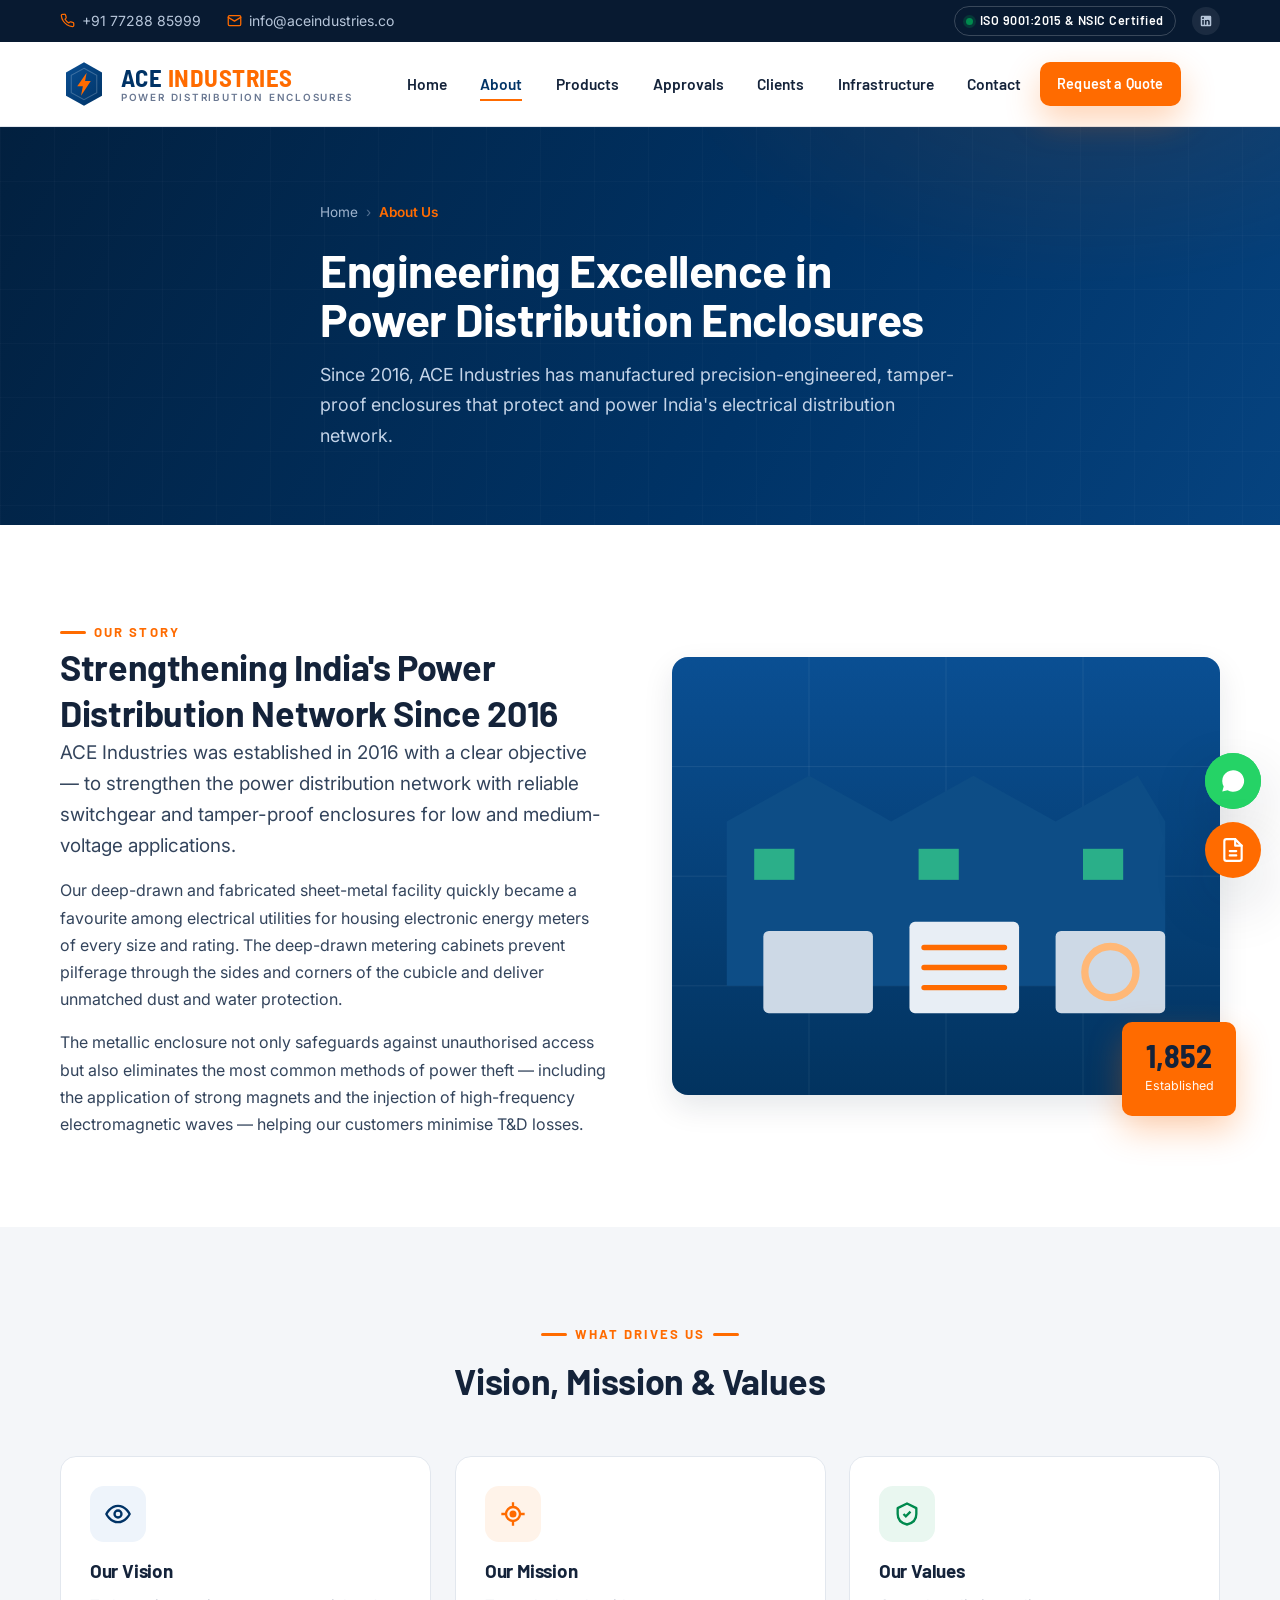
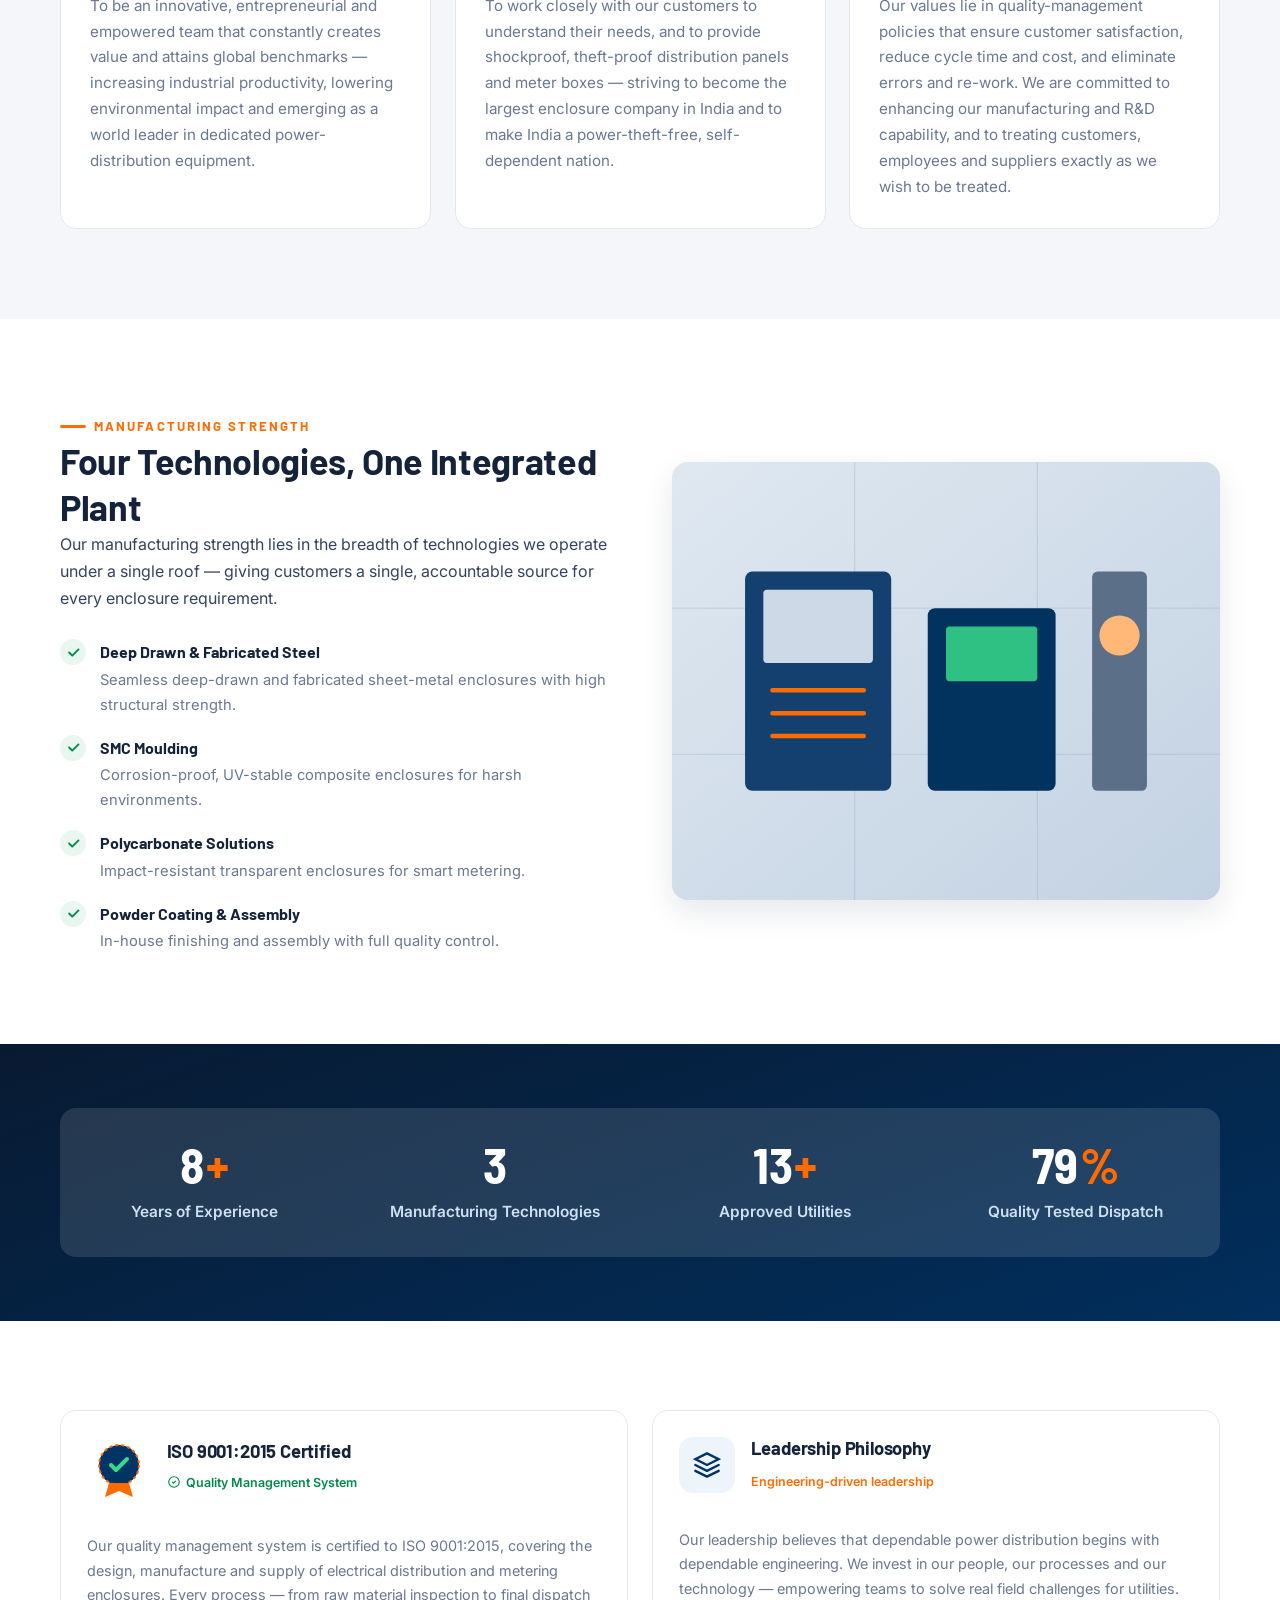
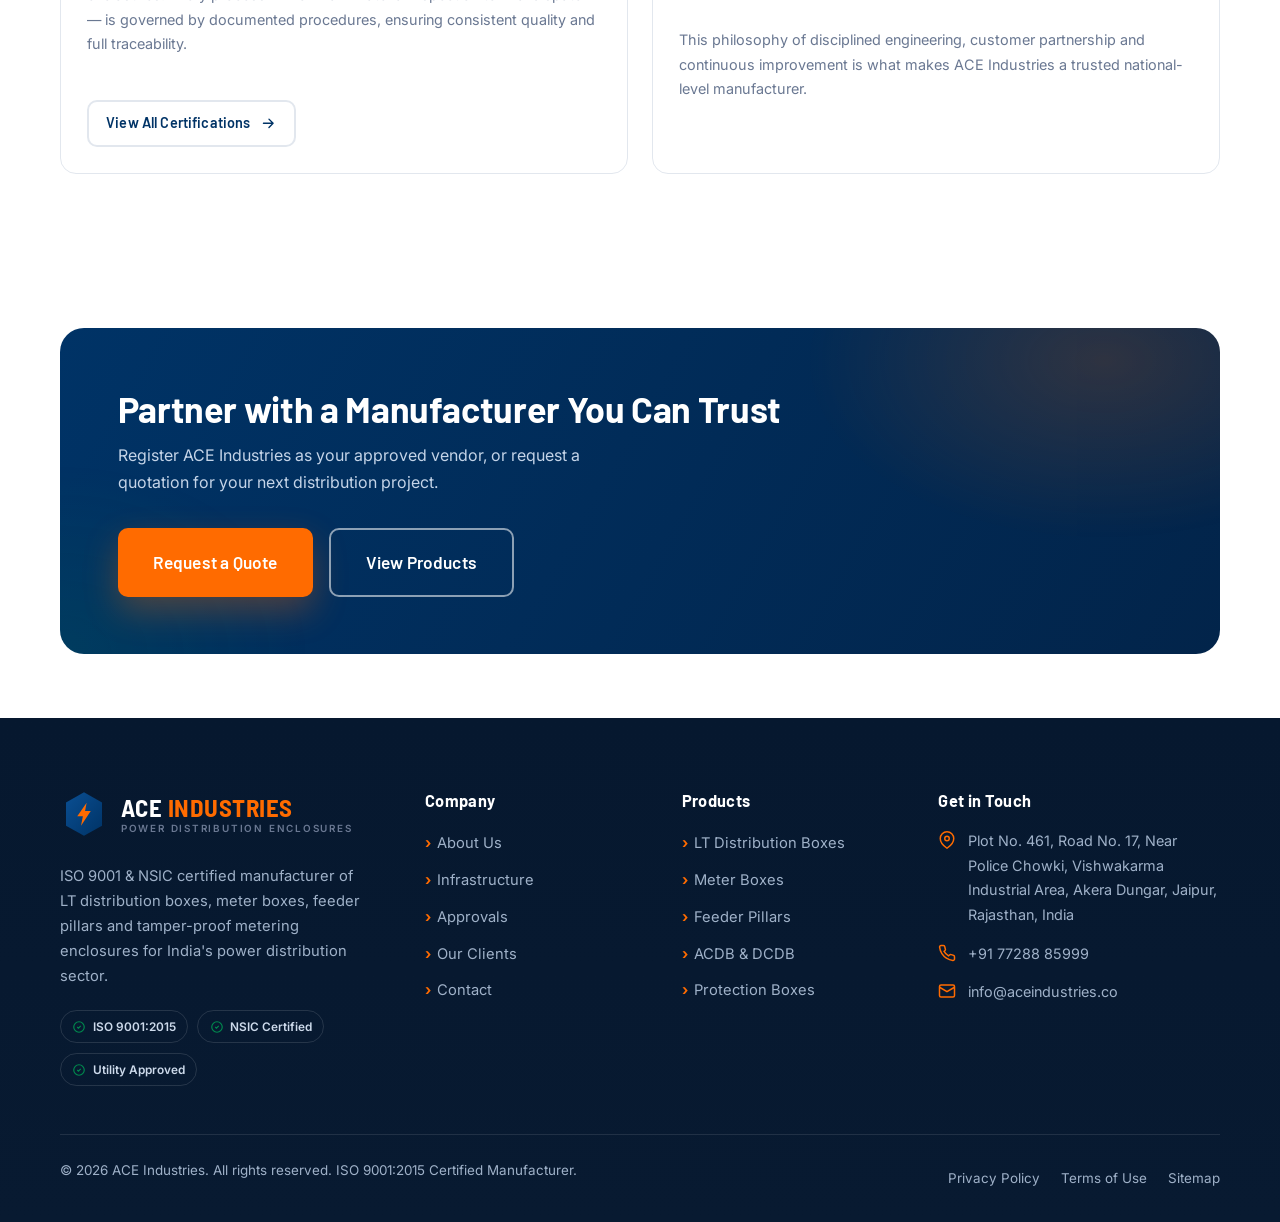
<file: about.html>
<!DOCTYPE html>
<html lang="en">
<head>
  <meta charset="UTF-8" />
  <meta name="viewport" content="width=device-width, initial-scale=1.0" />
  <title>About ACE Industries | ISO 9001 Power Distribution Enclosure Manufacturer</title>
  <meta name="description" content="Learn about ACE Industries — an ISO 9001 certified manufacturer of LT distribution boxes, meter boxes and feeder pillars. Our history, vision, mission, quality policy and manufacturing strength." />
  <meta name="keywords" content="About ACE Industries, Electrical Enclosure Manufacturer, ISO 9001 Manufacturer, Distribution Box Manufacturer, power distribution equipment company India" />
  <link rel="canonical" href="https://www.aceindustries.co/about.html" />
  <meta property="og:type" content="website" />
  <meta property="og:title" content="About ACE Industries | ISO 9001 Enclosure Manufacturer" />
  <meta property="og:description" content="Two decades of engineering excellence in power distribution and metering enclosures for India's utilities." />
  <meta property="og:url" content="https://www.aceindustries.co/about.html" />
  <meta property="og:image" content="https://www.aceindustries.co/assets/og-image.svg" />
  <meta name="theme-color" content="#003366" />
  <link rel="icon" type="image/svg+xml" href="assets/favicon.svg" />
  <link rel="manifest" href="site.webmanifest" />
  <link rel="preconnect" href="https://fonts.googleapis.com" />
  <link rel="preconnect" href="https://fonts.gstatic.com" crossorigin />
  <link href="https://fonts.googleapis.com/css2?family=Barlow+Semi+Condensed:wght@500;600;700&family=Barlow:wght@500;600;700;800&family=Inter:wght@400;500;600;700&display=swap" rel="stylesheet" />
  <link rel="stylesheet" href="css/style.css" />
  <script type="application/ld+json">
  {
    "@context": "https://schema.org",
    "@type": "AboutPage",
    "name": "About ACE Industries",
    "url": "https://www.aceindustries.co/about.html",
    "about": {
      "@type": "Organization",
      "name": "ACE Industries",
      "foundingDate": "2016",
      "description": "ISO 9001 certified manufacturer of power distribution and metering enclosures."
    },
    "breadcrumb": {
      "@type": "BreadcrumbList",
      "itemListElement": [
        {"@type": "ListItem", "position": 1, "name": "Home", "item": "https://www.aceindustries.co/"},
        {"@type": "ListItem", "position": 2, "name": "About", "item": "https://www.aceindustries.co/about.html"}
      ]
    }
  }
  </script>
</head>
<body>
  <!-- TOP BAR -->
  <div class="topbar">
    <div class="container topbar__inner">
      <div class="topbar__contact">
        <a class="topbar__item" href="tel:+917728885999"><svg viewBox="0 0 24 24" fill="none" stroke="currentColor" stroke-width="2"><path d="M22 16.92v3a2 2 0 0 1-2.18 2 19.79 19.79 0 0 1-8.63-3.07 19.5 19.5 0 0 1-6-6 19.79 19.79 0 0 1-3.07-8.67A2 2 0 0 1 4.11 2h3a2 2 0 0 1 2 1.72c.13.96.36 1.9.7 2.81a2 2 0 0 1-.45 2.11L8.09 9.91a16 16 0 0 0 6 6l1.27-1.27a2 2 0 0 1 2.11-.45c.91.34 1.85.57 2.81.7A2 2 0 0 1 22 16.92Z" stroke-linecap="round" stroke-linejoin="round"/></svg> +91 77288 85999</a>
        <a class="topbar__item" href="mailto:info@aceindustries.co"><svg viewBox="0 0 24 24" fill="none" stroke="currentColor" stroke-width="2"><rect x="2" y="4" width="20" height="16" rx="2"/><path d="m22 7-10 6L2 7" stroke-linecap="round" stroke-linejoin="round"/></svg> info@aceindustries.co</a>
      </div>
      <div class="topbar__badges">
        <span class="topbar__iso"><span class="dot"></span> ISO 9001:2015 &amp; NSIC Certified</span>
        <div class="topbar__social">
          <a href="#" aria-label="LinkedIn"><svg viewBox="0 0 24 24" fill="currentColor"><path d="M19 3a2 2 0 0 1 2 2v14a2 2 0 0 1-2 2H5a2 2 0 0 1-2-2V5a2 2 0 0 1 2-2h14m-.5 15.5v-5.3a3.26 3.26 0 0 0-3.26-3.26c-.85 0-1.84.52-2.32 1.3v-1.11h-2.79v8.37h2.79v-4.93c0-.77.62-1.4 1.39-1.4a1.4 1.4 0 0 1 1.4 1.4v4.93h2.79M6.88 8.56a1.68 1.68 0 0 0 1.68-1.68c0-.93-.75-1.69-1.68-1.69a1.69 1.69 0 0 0-1.69 1.69c0 .93.76 1.68 1.69 1.68m1.39 9.94v-8.37H5.5v8.37h2.77Z"/></svg></a>
        </div>
      </div>
    </div>
  </div>

  <!-- HEADER -->
  <header class="header" data-header>
    <div class="container header__inner">
      <a class="brand" href="index.html" aria-label="ACE Industries home">
        <svg class="brand__mark" viewBox="0 0 64 64" aria-hidden="true"><defs><linearGradient id="hb" x1="0" y1="0" x2="1" y2="1"><stop offset="0" stop-color="#0a4f93"/><stop offset="1" stop-color="#003366"/></linearGradient></defs><path d="M32 3 56 16.5v31L32 61 8 47.5v-31z" fill="url(#hb)"/><path d="M32 11 49 20.5v23L32 53 15 43.5v-23z" fill="none" stroke="#ffffff" stroke-opacity=".22" stroke-width="1.4"/><path d="M35.5 17 23 35h7.5l-2.5 12.5L41 28h-7.6z" fill="#ff6b00"/></svg>
        <span class="brand__text"><span class="brand__name">ACE<span> INDUSTRIES</span></span><span class="brand__tag">Power Distribution Enclosures</span></span>
      </a>
      <nav class="nav" data-nav aria-label="Primary">
        <a class="nav__link" href="index.html">Home</a>
        <a class="nav__link" href="about.html">About</a>
        <a class="nav__link" href="products.html">Products</a>
        <a class="nav__link" href="approvals.html">Approvals</a>
        <a class="nav__link" href="clients.html">Clients</a>
        <a class="nav__link" href="infrastructure.html">Infrastructure</a>
        <a class="nav__link" href="contact.html">Contact</a>
        <div class="nav__cta"><a class="btn btn--secondary btn--sm" href="contact.html">Request a Quote</a></div>
      </nav>
      <div class="header__actions">
        <button class="nav-toggle" data-nav-toggle aria-label="Open menu" aria-expanded="false"><span></span></button>
      </div>
    </div>
  </header>
  <div class="nav-backdrop" data-nav-backdrop></div>

  <main>
    <!-- PAGE HERO -->
    <section class="page-hero">
      <div class="container page-hero__inner">
        <nav class="breadcrumbs" aria-label="Breadcrumb">
          <a href="index.html">Home</a><span class="sep">›</span><span aria-current="page">About Us</span>
        </nav>
        <h1>Engineering Excellence in Power Distribution Enclosures</h1>
        <p>Since 2016, ACE Industries has manufactured precision-engineered, tamper-proof enclosures that protect and power India's electrical distribution network.</p>
      </div>
    </section>

    <!-- COMPANY HISTORY -->
    <section class="section">
      <div class="container">
        <div class="split">
          <div class="split__content" data-reveal>
            <span class="eyebrow">Our Story</span>
            <h2>Strengthening India's Power Distribution Network Since 2016</h2>
            <p class="lead">ACE Industries was established in 2016 with a clear objective — to strengthen the power distribution network with reliable switchgear and tamper-proof enclosures for low and medium-voltage applications.</p>
            <p>Our deep-drawn and fabricated sheet-metal facility quickly became a favourite among electrical utilities for housing electronic energy meters of every size and rating. The deep-drawn metering cabinets prevent pilferage through the sides and corners of the cubicle and deliver unmatched dust and water protection.</p>
            <p>The metallic enclosure not only safeguards against unauthorised access but also eliminates the most common methods of power theft — including the application of strong magnets and the injection of high-frequency electromagnetic waves — helping our customers minimise T&amp;D losses.</p>
          </div>
          <div class="split__media" data-reveal data-reveal-delay="1">
            <div class="split__img">
              <svg viewBox="0 0 600 480" preserveAspectRatio="xMidYMid slice" role="img" aria-label="ACE Industries facility">
                <defs><linearGradient id="ab1" x1="0" y1="0" x2="0" y2="1"><stop offset="0" stop-color="#0a4f93"/><stop offset="1" stop-color="#02335f"/></linearGradient></defs>
                <rect width="600" height="480" fill="url(#ab1)"/>
                <g stroke="#ffffff" stroke-opacity=".08"><path d="M0 120H600M0 240H600M0 360H600M150 0V480M300 0V480M450 0V480"/></g>
                <path d="M60 180 150 130 240 180 330 130 420 180 510 130 540 180V360H60Z" fill="#0d4d86"/>
                <g fill="#38d98a" opacity=".7"><rect x="90" y="210" width="44" height="34"/><rect x="270" y="210" width="44" height="34"/><rect x="450" y="210" width="44" height="34"/></g>
                <rect x="100" y="300" width="120" height="90" rx="6" fill="#cdd9e6"/>
                <rect x="260" y="290" width="120" height="100" rx="6" fill="#e8eef5"/><g stroke="#ff6b00" stroke-width="6" stroke-linecap="round"><path d="M276 318h88M276 340h88M276 362h88"/></g>
                <rect x="420" y="300" width="120" height="90" rx="6" fill="#cdd9e6"/><circle cx="480" cy="345" r="28" fill="none" stroke="#ffb877" stroke-width="8"/>
              </svg>
            </div>
            <div class="split__badge"><strong data-count="2016">0</strong><span>Established</span></div>
          </div>
        </div>
      </div>
    </section>

    <!-- VISION / MISSION / QUALITY POLICY -->
    <section class="section section--alt">
      <div class="container">
        <div class="section-head section-head--center" data-reveal>
          <span class="eyebrow eyebrow--center">What Drives Us</span>
          <h2>Vision, Mission &amp; Values</h2>
        </div>
        <div class="grid grid-3">
          <div class="feature-card" data-reveal>
            <div class="feature-card__icon"><svg viewBox="0 0 24 24" fill="none" stroke="currentColor" stroke-width="2"><circle cx="12" cy="12" r="3"/><path d="M2 12s3.5-7 10-7 10 7 10 7-3.5 7-10 7-10-7-10-7Z" stroke-linecap="round" stroke-linejoin="round"/></svg></div>
            <h3>Our Vision</h3>
            <p>To be an innovative, entrepreneurial and empowered team that constantly creates value and attains global benchmarks — increasing industrial productivity, lowering environmental impact and emerging as a world leader in dedicated power-distribution equipment.</p>
          </div>
          <div class="feature-card feature-card--orange" data-reveal data-reveal-delay="1">
            <div class="feature-card__icon"><svg viewBox="0 0 24 24" fill="none" stroke="currentColor" stroke-width="2"><path d="M12 2v4M12 18v4M2 12h4M18 12h4"/><circle cx="12" cy="12" r="6"/><circle cx="12" cy="12" r="2" fill="currentColor"/></svg></div>
            <h3>Our Mission</h3>
            <p>To work closely with our customers to understand their needs, and to provide shockproof, theft-proof distribution panels and meter boxes — striving to become the largest enclosure company in India and to make India a power-theft-free, self-dependent nation.</p>
          </div>
          <div class="feature-card feature-card--green" data-reveal data-reveal-delay="2">
            <div class="feature-card__icon"><svg viewBox="0 0 24 24" fill="none" stroke="currentColor" stroke-width="2"><path d="m9 12 2 2 4-4"/><path d="M12 3 4 7v5c0 5 3.5 8 8 9 4.5-1 8-4 8-9V7l-8-4Z" stroke-linecap="round" stroke-linejoin="round"/></svg></div>
            <h3>Our Values</h3>
            <p>Our values lie in quality-management policies that ensure customer satisfaction, reduce cycle time and cost, and eliminate errors and re-work. We are committed to enhancing our manufacturing and R&amp;D capability, and to treating customers, employees and suppliers exactly as we wish to be treated.</p>
          </div>
        </div>
      </div>
    </section>

    <!-- MANUFACTURING STRENGTH -->
    <section class="section">
      <div class="container">
        <div class="split split--reverse">
          <div class="split__media" data-reveal>
            <div class="split__img">
              <svg viewBox="0 0 600 480" preserveAspectRatio="xMidYMid slice" role="img" aria-label="Manufacturing strength">
                <defs><linearGradient id="ms1" x1="0" y1="0" x2="1" y2="1"><stop offset="0" stop-color="#dfe8f1"/><stop offset="1" stop-color="#c3d2e2"/></linearGradient></defs>
                <rect width="600" height="480" fill="url(#ms1)"/>
                <g stroke="#9fb1c6" stroke-opacity=".5"><path d="M0 160H600M0 320H600M200 0V480M400 0V480"/></g>
                <rect x="80" y="120" width="160" height="240" rx="8" fill="#13406e"/><rect x="100" y="140" width="120" height="80" rx="4" fill="#cdd9e6"/><g stroke="#ff6b00" stroke-width="5" stroke-linecap="round"><path d="M110 250h100M110 275h100M110 300h100"/></g>
                <rect x="280" y="160" width="140" height="200" rx="8" fill="#02335f"/><rect x="300" y="180" width="100" height="60" rx="4" fill="#38d98a" opacity=".85"/>
                <rect x="460" y="120" width="60" height="240" rx="6" fill="#5b6f88"/><circle cx="490" cy="190" r="22" fill="#ffb877"/>
              </svg>
            </div>
          </div>
          <div class="split__content" data-reveal data-reveal-delay="1">
            <span class="eyebrow">Manufacturing Strength</span>
            <h2>Four Technologies, One Integrated Plant</h2>
            <p>Our manufacturing strength lies in the breadth of technologies we operate under a single roof &mdash; giving customers a single, accountable source for every enclosure requirement.</p>
            <ul class="split__list">
              <li><span class="tick"><svg viewBox="0 0 24 24" fill="none" stroke="currentColor" stroke-width="3"><path d="m5 12 5 5L20 7" stroke-linecap="round" stroke-linejoin="round"/></svg></span><div><strong>Deep Drawn &amp; Fabricated Steel</strong><p>Seamless deep-drawn and fabricated sheet-metal enclosures with high structural strength.</p></div></li>
              <li><span class="tick"><svg viewBox="0 0 24 24" fill="none" stroke="currentColor" stroke-width="3"><path d="m5 12 5 5L20 7" stroke-linecap="round" stroke-linejoin="round"/></svg></span><div><strong>SMC Moulding</strong><p>Corrosion-proof, UV-stable composite enclosures for harsh environments.</p></div></li>
              <li><span class="tick"><svg viewBox="0 0 24 24" fill="none" stroke="currentColor" stroke-width="3"><path d="m5 12 5 5L20 7" stroke-linecap="round" stroke-linejoin="round"/></svg></span><div><strong>Polycarbonate Solutions</strong><p>Impact-resistant transparent enclosures for smart metering.</p></div></li>
              <li><span class="tick"><svg viewBox="0 0 24 24" fill="none" stroke="currentColor" stroke-width="3"><path d="m5 12 5 5L20 7" stroke-linecap="round" stroke-linejoin="round"/></svg></span><div><strong>Powder Coating &amp; Assembly</strong><p>In-house finishing and assembly with full quality control.</p></div></li>
            </ul>
          </div>
        </div>
      </div>
    </section>

    <!-- STATS -->
    <section class="section section--tight section--ink">
      <div class="container">
        <div class="stats" data-reveal>
          <div class="stat"><div class="stat__num"><span data-count="10">0</span><span class="suffix">+</span></div><div class="stat__label">Years of Experience</div></div>
          <div class="stat"><div class="stat__num"><span data-count="4">0</span></div><div class="stat__label">Manufacturing Technologies</div></div>
          <div class="stat"><div class="stat__num"><span data-count="16">0</span><span class="suffix">+</span></div><div class="stat__label">Approved Utilities</div></div>
          <div class="stat"><div class="stat__num"><span data-count="100">0</span><span class="suffix">%</span></div><div class="stat__label">Quality Tested Dispatch</div></div>
        </div>
      </div>
    </section>

    <!-- ISO CERTIFICATION + LEADERSHIP -->
    <section class="section">
      <div class="container">
        <div class="grid grid-2">
          <div class="cert-card" data-reveal style="flex-direction:column">
            <div class="flex items-center gap-4" style="margin-bottom:1rem">
              <svg class="cert-card__seal" viewBox="0 0 64 64" aria-hidden="true"><circle cx="32" cy="28" r="20" fill="#003366"/><circle cx="32" cy="28" r="20" fill="none" stroke="#ff6b00" stroke-width="2" stroke-dasharray="3 3"/><path d="m24 28 5 5 11-11" fill="none" stroke="#38d98a" stroke-width="4" stroke-linecap="round" stroke-linejoin="round"/><path d="M22 46l-4 14 14-6 14 6-4-14" fill="#ff6b00"/></svg>
              <div><h3>ISO 9001:2015 Certified</h3><span class="cert-card__meta"><svg viewBox="0 0 24 24" fill="none" stroke="currentColor" stroke-width="2" width="14" height="14"><path d="m9 12 2 2 4-4"/><circle cx="12" cy="12" r="9"/></svg> Quality Management System</span></div>
            </div>
            <p>Our quality management system is certified to ISO 9001:2015, covering the design, manufacture and supply of electrical distribution and metering enclosures. Every process — from raw material inspection to final dispatch — is governed by documented procedures, ensuring consistent quality and full traceability.</p>
            <div class="mt-4"><a class="btn btn--outline btn--sm" href="approvals.html">View All Certifications <svg viewBox="0 0 24 24" fill="none" stroke="currentColor" stroke-width="2"><path d="M5 12h14M13 6l6 6-6 6" stroke-linecap="round" stroke-linejoin="round"/></svg></a></div>
          </div>
          <div class="cert-card" data-reveal data-reveal-delay="1" style="flex-direction:column">
            <div class="flex items-center gap-4" style="margin-bottom:1rem">
              <div class="feature-card__icon" style="margin:0"><svg viewBox="0 0 24 24" fill="none" stroke="currentColor" stroke-width="2"><path d="M12 2 2 7l10 5 10-5-10-5Z"/><path d="m2 17 10 5 10-5M2 12l10 5 10-5" stroke-linecap="round" stroke-linejoin="round"/></svg></div>
              <div><h3>Leadership Philosophy</h3><span class="cert-card__meta" style="color:var(--color-secondary)">Engineering-driven leadership</span></div>
            </div>
            <p>Our leadership believes that dependable power distribution begins with dependable engineering. We invest in our people, our processes and our technology — empowering teams to solve real field challenges for utilities.</p>
            <p>This philosophy of disciplined engineering, customer partnership and continuous improvement is what makes ACE Industries a trusted national-level manufacturer.</p>
          </div>
        </div>
      </div>
    </section>

    <!-- CTA -->
    <section class="section section--tight">
      <div class="container">
        <div class="cta-band" data-reveal>
          <div class="cta-band__inner">
            <div>
              <h2>Partner with a Manufacturer You Can Trust</h2>
              <p>Register ACE Industries as your approved vendor, or request a quotation for your next distribution project.</p>
            </div>
            <div class="cta-band__actions">
              <a class="btn btn--secondary btn--lg" href="contact.html">Request a Quote</a>
              <a class="btn btn--ghost btn--lg" href="products.html">View Products</a>
            </div>
          </div>
        </div>
      </div>
    </section>
  </main>

  <!-- FOOTER -->
  <footer class="footer">
    <div class="container">
      <div class="footer__top">
        <div class="footer__brand">
          <a class="brand" href="index.html" aria-label="ACE Industries home">
            <svg class="brand__mark" viewBox="0 0 64 64" aria-hidden="true"><defs><linearGradient id="fb" x1="0" y1="0" x2="1" y2="1"><stop offset="0" stop-color="#0a4f93"/><stop offset="1" stop-color="#003366"/></linearGradient></defs><path d="M32 3 56 16.5v31L32 61 8 47.5v-31z" fill="url(#fb)"/><path d="M35.5 17 23 35h7.5l-2.5 12.5L41 28h-7.6z" fill="#ff6b00"/></svg>
            <span class="brand__text"><span class="brand__name">ACE<span> INDUSTRIES</span></span><span class="brand__tag">Power Distribution Enclosures</span></span>
          </a>
          <p class="footer__about">ISO 9001 &amp; NSIC certified manufacturer of LT distribution boxes, meter boxes, feeder pillars and tamper-proof metering enclosures for India's power distribution sector.</p>
          <div class="footer__certs">
            <span class="footer__cert"><svg viewBox="0 0 24 24" fill="none" stroke="currentColor" stroke-width="2"><path d="m9 12 2 2 4-4"/><circle cx="12" cy="12" r="9"/></svg> ISO 9001:2015</span>
            <span class="footer__cert"><svg viewBox="0 0 24 24" fill="none" stroke="currentColor" stroke-width="2"><path d="m9 12 2 2 4-4"/><circle cx="12" cy="12" r="9"/></svg> NSIC Certified</span>
            <span class="footer__cert"><svg viewBox="0 0 24 24" fill="none" stroke="currentColor" stroke-width="2"><path d="m9 12 2 2 4-4"/><circle cx="12" cy="12" r="9"/></svg> Utility Approved</span>
          </div>
        </div>
        <div><h4>Company</h4><ul class="footer__links"><li><a href="about.html">About Us</a></li><li><a href="infrastructure.html">Infrastructure</a></li><li><a href="approvals.html">Approvals</a></li><li><a href="clients.html">Our Clients</a></li><li><a href="contact.html">Contact</a></li></ul></div>
        <div><h4>Products</h4><ul class="footer__links"><li><a href="products.html#distribution">LT Distribution Boxes</a></li><li><a href="products.html#metering">Meter Boxes</a></li><li><a href="products.html#feeder">Feeder Pillars</a></li><li><a href="products.html#solar">ACDB &amp; DCDB</a></li><li><a href="products.html#protection">Protection Boxes</a></li></ul></div>
        <div><h4>Get in Touch</h4><ul class="footer__contact"><li><svg viewBox="0 0 24 24" fill="none" stroke="currentColor" stroke-width="2"><path d="M21 10c0 7-9 13-9 13s-9-6-9-13a9 9 0 0 1 18 0Z"/><circle cx="12" cy="10" r="3"/></svg> Plot No. 461, Road No. 17, Near Police Chowki, Vishwakarma Industrial Area, Akera Dungar, Jaipur, Rajasthan, India</li><li><svg viewBox="0 0 24 24" fill="none" stroke="currentColor" stroke-width="2"><path d="M22 16.92v3a2 2 0 0 1-2.18 2 19.79 19.79 0 0 1-8.63-3.07 19.5 19.5 0 0 1-6-6 19.79 19.79 0 0 1-3.07-8.67A2 2 0 0 1 4.11 2h3a2 2 0 0 1 2 1.72c.13.96.36 1.9.7 2.81a2 2 0 0 1-.45 2.11L8.09 9.91a16 16 0 0 0 6 6l1.27-1.27a2 2 0 0 1 2.11-.45c.91.34 1.85.57 2.81.7A2 2 0 0 1 22 16.92Z"/></svg> <a href="tel:+917728885999">+91 77288 85999</a></li><li><svg viewBox="0 0 24 24" fill="none" stroke="currentColor" stroke-width="2"><rect x="2" y="4" width="20" height="16" rx="2"/><path d="m22 7-10 6L2 7"/></svg> <a href="mailto:info@aceindustries.co">info@aceindustries.co</a></li></ul></div>
      </div>
      <div class="footer__bottom">
        <p>© <span data-year>2025</span> ACE Industries. All rights reserved. ISO 9001:2015 Certified Manufacturer.</p>
        <div class="footer__bottom-links"><a href="#">Privacy Policy</a><a href="#">Terms of Use</a><a href="sitemap.xml">Sitemap</a></div>
      </div>
    </div>
  </footer>

  <div class="floating-actions">
    <a class="fab fab--whatsapp fab--pulse" href="https://wa.me/917728885999?text=Hello%20ACE%20Industries" target="_blank" rel="noopener" aria-label="Chat on WhatsApp"><span class="fab__tooltip">Chat on WhatsApp</span><svg viewBox="0 0 24 24" fill="currentColor"><path d="M17.5 14.4c-.3-.2-1.7-.9-2-1-.3-.1-.5-.1-.6.2-.2.3-.7.9-.8 1-.2.2-.3.2-.6.1-.3-.2-1.2-.5-2.3-1.4-.9-.8-1.4-1.7-1.6-2-.2-.3 0-.5.1-.6l.4-.5c.1-.2.2-.3.3-.5.1-.2 0-.4 0-.5 0-.2-.6-1.5-.9-2-.2-.5-.4-.4-.6-.4h-.5c-.2 0-.5.1-.7.3-.3.3-1 .9-1 2.3s1 2.7 1.2 2.9c.1.2 2 3.1 4.9 4.3.7.3 1.2.5 1.6.6.7.2 1.3.2 1.8.1.5-.1 1.7-.7 1.9-1.4.2-.7.2-1.2.2-1.4-.1-.1-.3-.2-.6-.3M12 2a10 10 0 0 0-8.6 15l-1.3 4.8 4.9-1.3A10 10 0 1 0 12 2Z"/></svg></a>
    <a class="fab fab--inquiry" href="contact.html" aria-label="Request a quote"><span class="fab__tooltip">Request a Quote</span><svg viewBox="0 0 24 24" fill="none" stroke="currentColor" stroke-width="2"><path d="M14 2H6a2 2 0 0 0-2 2v16a2 2 0 0 0 2 2h12a2 2 0 0 0 2-2V8z"/><path d="M14 2v6h6M9 13h6M9 17h6" stroke-linecap="round" stroke-linejoin="round"/></svg></a>
  </div>
  <button class="back-to-top" data-back-to-top aria-label="Back to top"><svg viewBox="0 0 24 24" fill="none" stroke="currentColor" stroke-width="2"><path d="m18 15-6-6-6 6" stroke-linecap="round" stroke-linejoin="round"/></svg></button>
  <div class="sticky-cta">
    <a class="btn btn--outline btn--sm" href="tel:+917728885999"><svg viewBox="0 0 24 24" fill="none" stroke="currentColor" stroke-width="2"><path d="M22 16.92v3a2 2 0 0 1-2.18 2 19.79 19.79 0 0 1-8.63-3.07 19.5 19.5 0 0 1-6-6 19.79 19.79 0 0 1-3.07-8.67A2 2 0 0 1 4.11 2h3a2 2 0 0 1 2 1.72c.13.96.36 1.9.7 2.81a2 2 0 0 1-.45 2.11L8.09 9.91a16 16 0 0 0 6 6l1.27-1.27a2 2 0 0 1 2.11-.45c.91.34 1.85.57 2.81.7A2 2 0 0 1 22 16.92Z" stroke-linecap="round" stroke-linejoin="round"/></svg> Call</a>
    <a class="btn btn--secondary btn--sm" href="contact.html">Request a Quote</a>
  </div>
  <script src="js/main.js"></script>
</body>
</html>
</file>
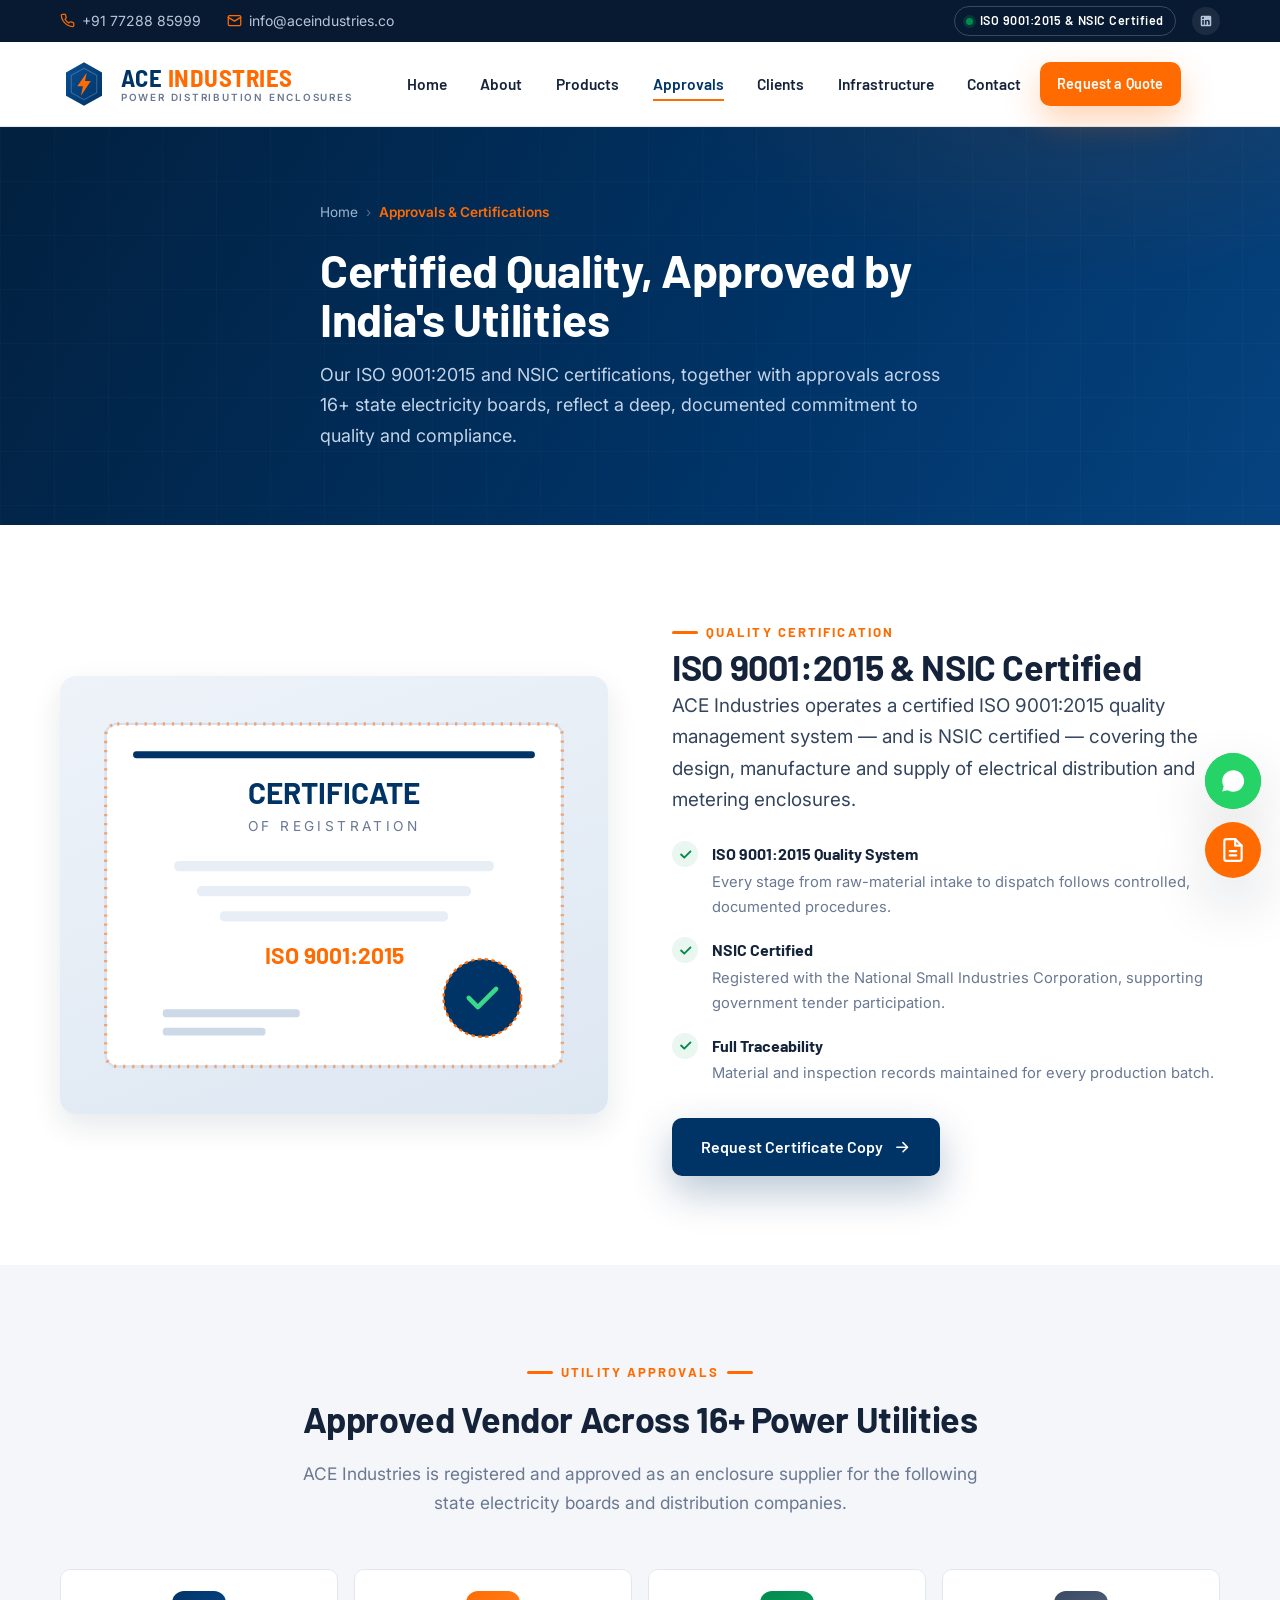
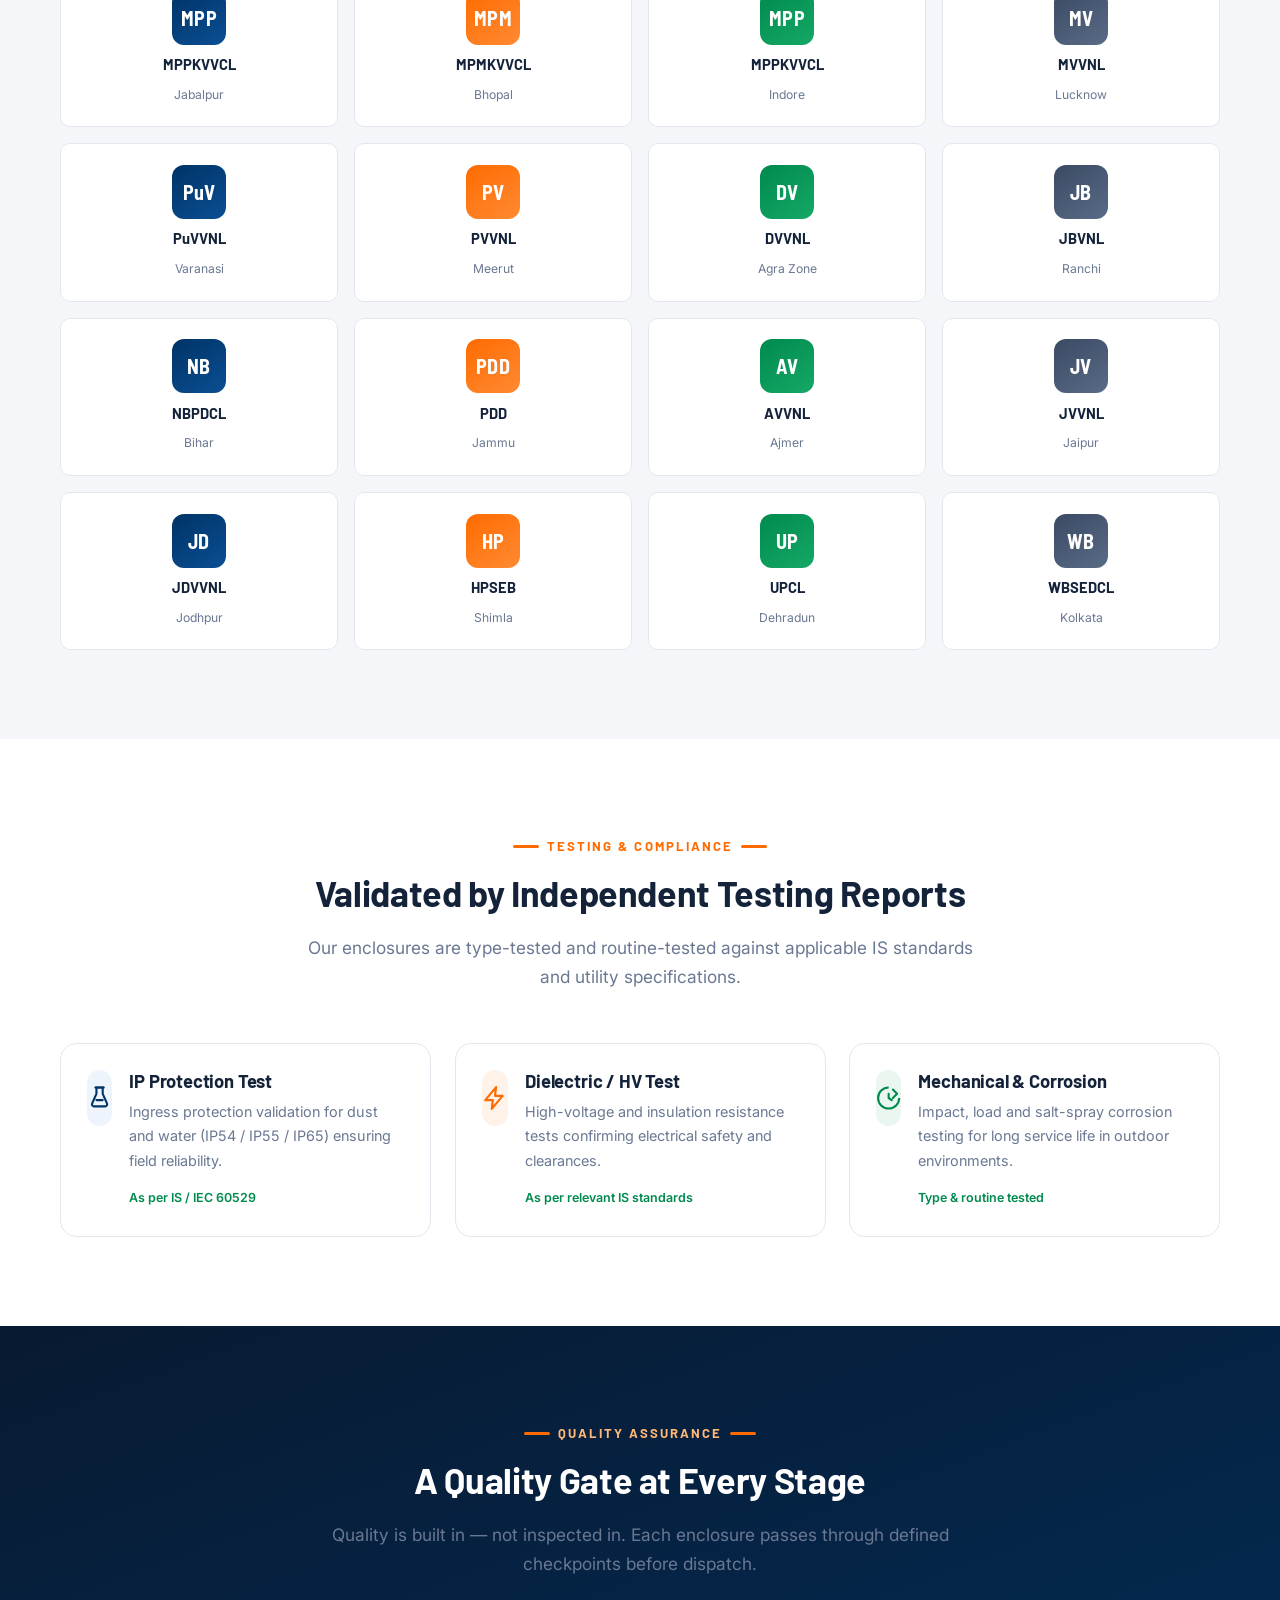
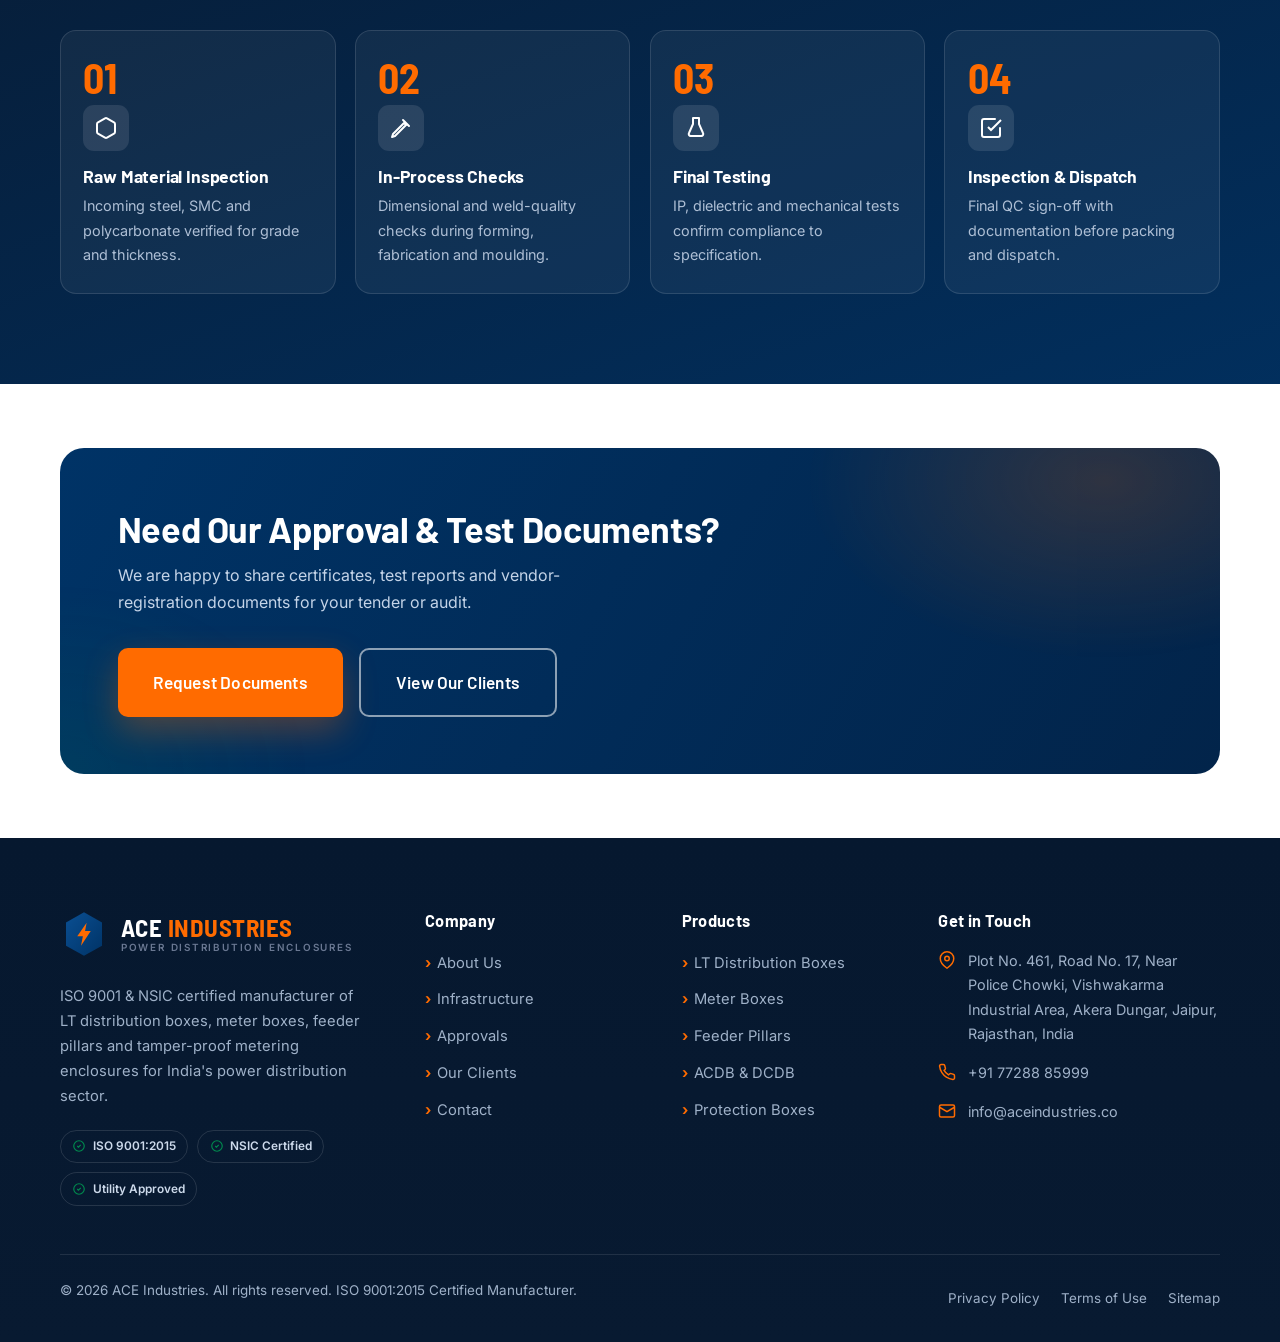
<file: approvals.html>
<!DOCTYPE html>
<html lang="en">
<head>
  <meta charset="UTF-8" />
  <meta name="viewport" content="width=device-width, initial-scale=1.0" />
  <title>Approvals &amp; Certifications | ISO 9001 &amp; Utility Approved — ACE Industries</title>
  <meta name="description" content="ACE Industries is ISO 9001:2015 and NSIC certified and an approved enclosure vendor for 16+ state electricity boards and DISCOMs. View our certifications, utility approvals, testing reports and quality assurance process." />
  <meta name="keywords" content="ISO 9001 Certified Manufacturer, Utility Approved Vendor, DISCOM approved enclosure manufacturer, electrical enclosure testing reports, quality assurance power distribution" />
  <link rel="canonical" href="https://www.aceindustries.co/approvals.html" />
  <meta property="og:type" content="website" />
  <meta property="og:title" content="Approvals & Certifications — ACE Industries" />
  <meta property="og:description" content="ISO 9001:2015 & NSIC certified and approved by 16+ utilities across India." />
  <meta property="og:url" content="https://www.aceindustries.co/approvals.html" />
  <meta property="og:image" content="https://www.aceindustries.co/assets/og-image.svg" />
  <meta name="theme-color" content="#003366" />
  <link rel="icon" type="image/svg+xml" href="assets/favicon.svg" />
  <link rel="manifest" href="site.webmanifest" />
  <link rel="preconnect" href="https://fonts.googleapis.com" />
  <link rel="preconnect" href="https://fonts.gstatic.com" crossorigin />
  <link href="https://fonts.googleapis.com/css2?family=Barlow+Semi+Condensed:wght@500;600;700&family=Barlow:wght@500;600;700;800&family=Inter:wght@400;500;600;700&display=swap" rel="stylesheet" />
  <link rel="stylesheet" href="css/style.css" />
  <script type="application/ld+json">
  {
    "@context": "https://schema.org",
    "@type": "WebPage",
    "name": "Approvals & Certifications — ACE Industries",
    "url": "https://www.aceindustries.co/approvals.html",
    "breadcrumb": {
      "@type": "BreadcrumbList",
      "itemListElement": [
        {"@type": "ListItem", "position": 1, "name": "Home", "item": "https://www.aceindustries.co/"},
        {"@type": "ListItem", "position": 2, "name": "Approvals", "item": "https://www.aceindustries.co/approvals.html"}
      ]
    }
  }
  </script>
</head>
<body>
  <!-- TOP BAR -->
  <div class="topbar">
    <div class="container topbar__inner">
      <div class="topbar__contact">
        <a class="topbar__item" href="tel:+917728885999"><svg viewBox="0 0 24 24" fill="none" stroke="currentColor" stroke-width="2"><path d="M22 16.92v3a2 2 0 0 1-2.18 2 19.79 19.79 0 0 1-8.63-3.07 19.5 19.5 0 0 1-6-6 19.79 19.79 0 0 1-3.07-8.67A2 2 0 0 1 4.11 2h3a2 2 0 0 1 2 1.72c.13.96.36 1.9.7 2.81a2 2 0 0 1-.45 2.11L8.09 9.91a16 16 0 0 0 6 6l1.27-1.27a2 2 0 0 1 2.11-.45c.91.34 1.85.57 2.81.7A2 2 0 0 1 22 16.92Z" stroke-linecap="round" stroke-linejoin="round"/></svg> +91 77288 85999</a>
        <a class="topbar__item" href="mailto:info@aceindustries.co"><svg viewBox="0 0 24 24" fill="none" stroke="currentColor" stroke-width="2"><rect x="2" y="4" width="20" height="16" rx="2"/><path d="m22 7-10 6L2 7" stroke-linecap="round" stroke-linejoin="round"/></svg> info@aceindustries.co</a>
      </div>
      <div class="topbar__badges">
        <span class="topbar__iso"><span class="dot"></span> ISO 9001:2015 &amp; NSIC Certified</span>
        <div class="topbar__social"><a href="#" aria-label="LinkedIn"><svg viewBox="0 0 24 24" fill="currentColor"><path d="M19 3a2 2 0 0 1 2 2v14a2 2 0 0 1-2 2H5a2 2 0 0 1-2-2V5a2 2 0 0 1 2-2h14m-.5 15.5v-5.3a3.26 3.26 0 0 0-3.26-3.26c-.85 0-1.84.52-2.32 1.3v-1.11h-2.79v8.37h2.79v-4.93c0-.77.62-1.4 1.39-1.4a1.4 1.4 0 0 1 1.4 1.4v4.93h2.79M6.88 8.56a1.68 1.68 0 0 0 1.68-1.68c0-.93-.75-1.69-1.68-1.69a1.69 1.69 0 0 0-1.69 1.69c0 .93.76 1.68 1.69 1.68m1.39 9.94v-8.37H5.5v8.37h2.77Z"/></svg></a></div>
      </div>
    </div>
  </div>
  <!-- HEADER -->
  <header class="header" data-header>
    <div class="container header__inner">
      <a class="brand" href="index.html" aria-label="ACE Industries home"><svg class="brand__mark" viewBox="0 0 64 64" aria-hidden="true"><defs><linearGradient id="hb" x1="0" y1="0" x2="1" y2="1"><stop offset="0" stop-color="#0a4f93"/><stop offset="1" stop-color="#003366"/></linearGradient></defs><path d="M32 3 56 16.5v31L32 61 8 47.5v-31z" fill="url(#hb)"/><path d="M32 11 49 20.5v23L32 53 15 43.5v-23z" fill="none" stroke="#ffffff" stroke-opacity=".22" stroke-width="1.4"/><path d="M35.5 17 23 35h7.5l-2.5 12.5L41 28h-7.6z" fill="#ff6b00"/></svg><span class="brand__text"><span class="brand__name">ACE<span> INDUSTRIES</span></span><span class="brand__tag">Power Distribution Enclosures</span></span></a>
      <nav class="nav" data-nav aria-label="Primary">
        <a class="nav__link" href="index.html">Home</a><a class="nav__link" href="about.html">About</a><a class="nav__link" href="products.html">Products</a><a class="nav__link" href="approvals.html">Approvals</a><a class="nav__link" href="clients.html">Clients</a><a class="nav__link" href="infrastructure.html">Infrastructure</a><a class="nav__link" href="contact.html">Contact</a>
        <div class="nav__cta"><a class="btn btn--secondary btn--sm" href="contact.html">Request a Quote</a></div>
      </nav>
      <div class="header__actions"><button class="nav-toggle" data-nav-toggle aria-label="Open menu" aria-expanded="false"><span></span></button></div>
    </div>
  </header>
  <div class="nav-backdrop" data-nav-backdrop></div>

  <main>
    <!-- PAGE HERO -->
    <section class="page-hero">
      <div class="container page-hero__inner">
        <nav class="breadcrumbs" aria-label="Breadcrumb"><a href="index.html">Home</a><span class="sep">›</span><span aria-current="page">Approvals &amp; Certifications</span></nav>
        <h1>Certified Quality, Approved by India's Utilities</h1>
        <p>Our ISO 9001:2015 and NSIC certifications, together with approvals across 16+ state electricity boards, reflect a deep, documented commitment to quality and compliance.</p>
      </div>
    </section>

    <!-- ISO CERTIFICATE -->
    <section class="section">
      <div class="container">
        <div class="split">
          <div class="split__media" data-reveal>
            <div class="split__img" style="background:linear-gradient(160deg,#eef3f9,#dde7f2);display:grid;place-items:center">
              <svg viewBox="0 0 480 360" role="img" aria-label="ISO 9001:2015 certificate">
                <rect x="40" y="30" width="400" height="300" rx="10" fill="#fff" stroke="#d7e0ec" stroke-width="2"/>
                <rect x="40" y="30" width="400" height="300" rx="10" fill="none" stroke="#ff6b00" stroke-width="3" stroke-dasharray="2 6" opacity=".5"/>
                <rect x="64" y="54" width="352" height="6" rx="3" fill="#003366"/>
                <text x="240" y="100" text-anchor="middle" font-family="Barlow, sans-serif" font-size="26" font-weight="700" fill="#003366">CERTIFICATE</text>
                <text x="240" y="124" text-anchor="middle" font-family="Inter, sans-serif" font-size="12" letter-spacing="3" fill="#6a7892">OF REGISTRATION</text>
                <g fill="#e7eef6"><rect x="100" y="150" width="280" height="9" rx="4"/><rect x="120" y="172" width="240" height="9" rx="4"/><rect x="140" y="194" width="200" height="9" rx="4"/></g>
                <text x="240" y="240" text-anchor="middle" font-family="Barlow, sans-serif" font-size="20" font-weight="700" fill="#ff6b00">ISO 9001:2015</text>
                <!-- seal -->
                <circle cx="370" cy="270" r="34" fill="#003366"/>
                <circle cx="370" cy="270" r="34" fill="none" stroke="#ff6b00" stroke-width="2" stroke-dasharray="3 3"/>
                <path d="m358 270 8 8 16-16" fill="none" stroke="#38d98a" stroke-width="4" stroke-linecap="round" stroke-linejoin="round"/>
                <g fill="#cdd9e6"><rect x="90" y="280" width="120" height="7" rx="3"/><rect x="90" y="296" width="90" height="7" rx="3"/></g>
              </svg>
            </div>
          </div>
          <div class="split__content" data-reveal data-reveal-delay="1">
            <span class="eyebrow">Quality Certification</span>
            <h2>ISO 9001:2015 &amp; NSIC Certified</h2>
            <p class="lead">ACE Industries operates a certified ISO 9001:2015 quality management system — and is NSIC certified — covering the design, manufacture and supply of electrical distribution and metering enclosures.</p>
            <ul class="split__list">
              <li><span class="tick"><svg viewBox="0 0 24 24" fill="none" stroke="currentColor" stroke-width="3"><path d="m5 12 5 5L20 7" stroke-linecap="round" stroke-linejoin="round"/></svg></span><div><strong>ISO 9001:2015 Quality System</strong><p>Every stage from raw-material intake to dispatch follows controlled, documented procedures.</p></div></li>
              <li><span class="tick"><svg viewBox="0 0 24 24" fill="none" stroke="currentColor" stroke-width="3"><path d="m5 12 5 5L20 7" stroke-linecap="round" stroke-linejoin="round"/></svg></span><div><strong>NSIC Certified</strong><p>Registered with the National Small Industries Corporation, supporting government tender participation.</p></div></li>
              <li><span class="tick"><svg viewBox="0 0 24 24" fill="none" stroke="currentColor" stroke-width="3"><path d="m5 12 5 5L20 7" stroke-linecap="round" stroke-linejoin="round"/></svg></span><div><strong>Full Traceability</strong><p>Material and inspection records maintained for every production batch.</p></div></li>
            </ul>
            <div class="mt-6"><a class="btn btn--primary" href="contact.html">Request Certificate Copy <svg viewBox="0 0 24 24" fill="none" stroke="currentColor" stroke-width="2"><path d="M5 12h14M13 6l6 6-6 6" stroke-linecap="round" stroke-linejoin="round"/></svg></a></div>
          </div>
        </div>
      </div>
    </section>

    <!-- UTILITY APPROVALS -->
    <section class="section section--alt">
      <div class="container">
        <div class="section-head section-head--center" data-reveal>
          <span class="eyebrow eyebrow--center">Utility Approvals</span>
          <h2>Approved Vendor Across 16+ Power Utilities</h2>
          <p>ACE Industries is registered and approved as an enclosure supplier for the following state electricity boards and distribution companies.</p>
        </div>
        <div class="logo-grid" data-reveal>
          <div class="logo-card"><div class="logo-card__monogram">MPP</div><div class="logo-card__name">MPPKVVCL</div><div class="logo-card__loc">Jabalpur</div></div>
          <div class="logo-card"><div class="logo-card__monogram">MPM</div><div class="logo-card__name">MPMKVVCL</div><div class="logo-card__loc">Bhopal</div></div>
          <div class="logo-card"><div class="logo-card__monogram">MPP</div><div class="logo-card__name">MPPKVVCL</div><div class="logo-card__loc">Indore</div></div>
          <div class="logo-card"><div class="logo-card__monogram">MV</div><div class="logo-card__name">MVVNL</div><div class="logo-card__loc">Lucknow</div></div>
          <div class="logo-card"><div class="logo-card__monogram">PuV</div><div class="logo-card__name">PuVVNL</div><div class="logo-card__loc">Varanasi</div></div>
          <div class="logo-card"><div class="logo-card__monogram">PV</div><div class="logo-card__name">PVVNL</div><div class="logo-card__loc">Meerut</div></div>
          <div class="logo-card"><div class="logo-card__monogram">DV</div><div class="logo-card__name">DVVNL</div><div class="logo-card__loc">Agra Zone</div></div>
          <div class="logo-card"><div class="logo-card__monogram">JB</div><div class="logo-card__name">JBVNL</div><div class="logo-card__loc">Ranchi</div></div>
          <div class="logo-card"><div class="logo-card__monogram">NB</div><div class="logo-card__name">NBPDCL</div><div class="logo-card__loc">Bihar</div></div>
          <div class="logo-card"><div class="logo-card__monogram">PDD</div><div class="logo-card__name">PDD</div><div class="logo-card__loc">Jammu</div></div>
          <div class="logo-card"><div class="logo-card__monogram">AV</div><div class="logo-card__name">AVVNL</div><div class="logo-card__loc">Ajmer</div></div>
          <div class="logo-card"><div class="logo-card__monogram">JV</div><div class="logo-card__name">JVVNL</div><div class="logo-card__loc">Jaipur</div></div>
          <div class="logo-card"><div class="logo-card__monogram">JD</div><div class="logo-card__name">JDVVNL</div><div class="logo-card__loc">Jodhpur</div></div>
          <div class="logo-card"><div class="logo-card__monogram">HP</div><div class="logo-card__name">HPSEB</div><div class="logo-card__loc">Shimla</div></div>
          <div class="logo-card"><div class="logo-card__monogram">UP</div><div class="logo-card__name">UPCL</div><div class="logo-card__loc">Dehradun</div></div>
          <div class="logo-card"><div class="logo-card__monogram">WB</div><div class="logo-card__name">WBSEDCL</div><div class="logo-card__loc">Kolkata</div></div>
        </div>
      </div>
    </section>

    <!-- TESTING REPORTS -->
    <section class="section">
      <div class="container">
        <div class="section-head section-head--center" data-reveal>
          <span class="eyebrow eyebrow--center">Testing &amp; Compliance</span>
          <h2>Validated by Independent Testing Reports</h2>
          <p>Our enclosures are type-tested and routine-tested against applicable IS standards and utility specifications.</p>
        </div>
        <div class="grid grid-3">
          <div class="cert-card" data-reveal>
            <span class="feature-card__icon" style="margin:0"><svg viewBox="0 0 24 24" fill="none" stroke="currentColor" stroke-width="2"><path d="M9 2h6v6l4 9a2 2 0 0 1-2 3H7a2 2 0 0 1-2-3l4-9V2Z"/><path d="M8 2h8M9 14h6" stroke-linecap="round" stroke-linejoin="round"/></svg></span>
            <div><h3>IP Protection Test</h3><p>Ingress protection validation for dust and water (IP54 / IP55 / IP65) ensuring field reliability.</p><span class="cert-card__meta">As per IS / IEC 60529</span></div>
          </div>
          <div class="cert-card" data-reveal data-reveal-delay="1">
            <span class="feature-card__icon feature-card__icon" style="margin:0;background:var(--color-secondary-50);color:var(--color-secondary)"><svg viewBox="0 0 24 24" fill="none" stroke="currentColor" stroke-width="2"><path d="M13 2 3 14h7l-1 8 10-12h-7l1-8Z" stroke-linecap="round" stroke-linejoin="round"/></svg></span>
            <div><h3>Dielectric / HV Test</h3><p>High-voltage and insulation resistance tests confirming electrical safety and clearances.</p><span class="cert-card__meta">As per relevant IS standards</span></div>
          </div>
          <div class="cert-card" data-reveal data-reveal-delay="2">
            <span class="feature-card__icon" style="margin:0;background:var(--color-accent-50);color:var(--color-accent)"><svg viewBox="0 0 24 24" fill="none" stroke="currentColor" stroke-width="2"><path d="M12 2a10 10 0 1 0 10 10"/><path d="M12 8v4l3 2M16 4l4 4-4 4" stroke-linecap="round" stroke-linejoin="round"/></svg></span>
            <div><h3>Mechanical &amp; Corrosion</h3><p>Impact, load and salt-spray corrosion testing for long service life in outdoor environments.</p><span class="cert-card__meta">Type &amp; routine tested</span></div>
          </div>
        </div>
      </div>
    </section>

    <!-- QUALITY ASSURANCE PROCESS -->
    <section class="section section--ink">
      <div class="container">
        <div class="section-head section-head--center" data-reveal>
          <span class="eyebrow eyebrow--center">Quality Assurance</span>
          <h2>A Quality Gate at Every Stage</h2>
          <p>Quality is built in — not inspected in. Each enclosure passes through defined checkpoints before dispatch.</p>
        </div>
        <div class="process" data-reveal>
          <div class="process-step"><div class="process-step__num"></div><div class="process-step__icon"><svg viewBox="0 0 24 24" fill="none" stroke="currentColor" stroke-width="2"><path d="M21 16V8a2 2 0 0 0-1-1.73l-7-4a2 2 0 0 0-2 0l-7 4A2 2 0 0 0 3 8v8a2 2 0 0 0 1 1.73l7 4a2 2 0 0 0 2 0l7-4A2 2 0 0 0 21 16Z" stroke-linecap="round" stroke-linejoin="round"/></svg></div><h3>Raw Material Inspection</h3><p>Incoming steel, SMC and polycarbonate verified for grade and thickness.</p></div>
          <div class="process-step"><div class="process-step__num"></div><div class="process-step__icon"><svg viewBox="0 0 24 24" fill="none" stroke="currentColor" stroke-width="2"><path d="M14 4 20 10M3 21l3-1 11-11-2-2L4 18l-1 3Z" stroke-linecap="round" stroke-linejoin="round"/></svg></div><h3>In-Process Checks</h3><p>Dimensional and weld-quality checks during forming, fabrication and moulding.</p></div>
          <div class="process-step"><div class="process-step__num"></div><div class="process-step__icon"><svg viewBox="0 0 24 24" fill="none" stroke="currentColor" stroke-width="2"><path d="M9 2h6v6l4 9a2 2 0 0 1-2 3H7a2 2 0 0 1-2-3l4-9V2Z" stroke-linecap="round" stroke-linejoin="round"/></svg></div><h3>Final Testing</h3><p>IP, dielectric and mechanical tests confirm compliance to specification.</p></div>
          <div class="process-step"><div class="process-step__num"></div><div class="process-step__icon"><svg viewBox="0 0 24 24" fill="none" stroke="currentColor" stroke-width="2"><path d="m9 11 3 3L22 4"/><path d="M21 12v7a2 2 0 0 1-2 2H5a2 2 0 0 1-2-2V5a2 2 0 0 1 2-2h11" stroke-linecap="round" stroke-linejoin="round"/></svg></div><h3>Inspection &amp; Dispatch</h3><p>Final QC sign-off with documentation before packing and dispatch.</p></div>
        </div>
      </div>
    </section>

    <!-- CTA -->
    <section class="section section--tight">
      <div class="container">
        <div class="cta-band" data-reveal>
          <div class="cta-band__inner">
            <div><h2>Need Our Approval &amp; Test Documents?</h2><p>We are happy to share certificates, test reports and vendor-registration documents for your tender or audit.</p></div>
            <div class="cta-band__actions"><a class="btn btn--secondary btn--lg" href="contact.html">Request Documents</a><a class="btn btn--ghost btn--lg" href="clients.html">View Our Clients</a></div>
          </div>
        </div>
      </div>
    </section>
  </main>

  <!-- FOOTER -->
  <footer class="footer">
    <div class="container">
      <div class="footer__top">
        <div class="footer__brand">
          <a class="brand" href="index.html" aria-label="ACE Industries home"><svg class="brand__mark" viewBox="0 0 64 64" aria-hidden="true"><defs><linearGradient id="fb" x1="0" y1="0" x2="1" y2="1"><stop offset="0" stop-color="#0a4f93"/><stop offset="1" stop-color="#003366"/></linearGradient></defs><path d="M32 3 56 16.5v31L32 61 8 47.5v-31z" fill="url(#fb)"/><path d="M35.5 17 23 35h7.5l-2.5 12.5L41 28h-7.6z" fill="#ff6b00"/></svg><span class="brand__text"><span class="brand__name">ACE<span> INDUSTRIES</span></span><span class="brand__tag">Power Distribution Enclosures</span></span></a>
          <p class="footer__about">ISO 9001 &amp; NSIC certified manufacturer of LT distribution boxes, meter boxes, feeder pillars and tamper-proof metering enclosures for India's power distribution sector.</p>
          <div class="footer__certs"><span class="footer__cert"><svg viewBox="0 0 24 24" fill="none" stroke="currentColor" stroke-width="2"><path d="m9 12 2 2 4-4"/><circle cx="12" cy="12" r="9"/></svg> ISO 9001:2015</span><span class="footer__cert"><svg viewBox="0 0 24 24" fill="none" stroke="currentColor" stroke-width="2"><path d="m9 12 2 2 4-4"/><circle cx="12" cy="12" r="9"/></svg> NSIC Certified</span><span class="footer__cert"><svg viewBox="0 0 24 24" fill="none" stroke="currentColor" stroke-width="2"><path d="m9 12 2 2 4-4"/><circle cx="12" cy="12" r="9"/></svg> Utility Approved</span></div>
        </div>
        <div><h4>Company</h4><ul class="footer__links"><li><a href="about.html">About Us</a></li><li><a href="infrastructure.html">Infrastructure</a></li><li><a href="approvals.html">Approvals</a></li><li><a href="clients.html">Our Clients</a></li><li><a href="contact.html">Contact</a></li></ul></div>
        <div><h4>Products</h4><ul class="footer__links"><li><a href="products.html#distribution">LT Distribution Boxes</a></li><li><a href="products.html#metering">Meter Boxes</a></li><li><a href="products.html#feeder">Feeder Pillars</a></li><li><a href="products.html#solar">ACDB &amp; DCDB</a></li><li><a href="products.html#protection">Protection Boxes</a></li></ul></div>
        <div><h4>Get in Touch</h4><ul class="footer__contact"><li><svg viewBox="0 0 24 24" fill="none" stroke="currentColor" stroke-width="2"><path d="M21 10c0 7-9 13-9 13s-9-6-9-13a9 9 0 0 1 18 0Z"/><circle cx="12" cy="10" r="3"/></svg> Plot No. 461, Road No. 17, Near Police Chowki, Vishwakarma Industrial Area, Akera Dungar, Jaipur, Rajasthan, India</li><li><svg viewBox="0 0 24 24" fill="none" stroke="currentColor" stroke-width="2"><path d="M22 16.92v3a2 2 0 0 1-2.18 2 19.79 19.79 0 0 1-8.63-3.07 19.5 19.5 0 0 1-6-6 19.79 19.79 0 0 1-3.07-8.67A2 2 0 0 1 4.11 2h3a2 2 0 0 1 2 1.72c.13.96.36 1.9.7 2.81a2 2 0 0 1-.45 2.11L8.09 9.91a16 16 0 0 0 6 6l1.27-1.27a2 2 0 0 1 2.11-.45c.91.34 1.85.57 2.81.7A2 2 0 0 1 22 16.92Z"/></svg> <a href="tel:+917728885999">+91 77288 85999</a></li><li><svg viewBox="0 0 24 24" fill="none" stroke="currentColor" stroke-width="2"><rect x="2" y="4" width="20" height="16" rx="2"/><path d="m22 7-10 6L2 7"/></svg> <a href="mailto:info@aceindustries.co">info@aceindustries.co</a></li></ul></div>
      </div>
      <div class="footer__bottom"><p>© <span data-year>2025</span> ACE Industries. All rights reserved. ISO 9001:2015 Certified Manufacturer.</p><div class="footer__bottom-links"><a href="#">Privacy Policy</a><a href="#">Terms of Use</a><a href="sitemap.xml">Sitemap</a></div></div>
    </div>
  </footer>

  <div class="floating-actions">
    <a class="fab fab--whatsapp fab--pulse" href="https://wa.me/917728885999?text=Hello%20ACE%20Industries" target="_blank" rel="noopener" aria-label="Chat on WhatsApp"><span class="fab__tooltip">Chat on WhatsApp</span><svg viewBox="0 0 24 24" fill="currentColor"><path d="M17.5 14.4c-.3-.2-1.7-.9-2-1-.3-.1-.5-.1-.6.2-.2.3-.7.9-.8 1-.2.2-.3.2-.6.1-.3-.2-1.2-.5-2.3-1.4-.9-.8-1.4-1.7-1.6-2-.2-.3 0-.5.1-.6l.4-.5c.1-.2.2-.3.3-.5.1-.2 0-.4 0-.5 0-.2-.6-1.5-.9-2-.2-.5-.4-.4-.6-.4h-.5c-.2 0-.5.1-.7.3-.3.3-1 .9-1 2.3s1 2.7 1.2 2.9c.1.2 2 3.1 4.9 4.3.7.3 1.2.5 1.6.6.7.2 1.3.2 1.8.1.5-.1 1.7-.7 1.9-1.4.2-.7.2-1.2.2-1.4-.1-.1-.3-.2-.6-.3M12 2a10 10 0 0 0-8.6 15l-1.3 4.8 4.9-1.3A10 10 0 1 0 12 2Z"/></svg></a>
    <a class="fab fab--inquiry" href="contact.html" aria-label="Request a quote"><span class="fab__tooltip">Request a Quote</span><svg viewBox="0 0 24 24" fill="none" stroke="currentColor" stroke-width="2"><path d="M14 2H6a2 2 0 0 0-2 2v16a2 2 0 0 0 2 2h12a2 2 0 0 0 2-2V8z"/><path d="M14 2v6h6M9 13h6M9 17h6" stroke-linecap="round" stroke-linejoin="round"/></svg></a>
  </div>
  <button class="back-to-top" data-back-to-top aria-label="Back to top"><svg viewBox="0 0 24 24" fill="none" stroke="currentColor" stroke-width="2"><path d="m18 15-6-6-6 6" stroke-linecap="round" stroke-linejoin="round"/></svg></button>
  <div class="sticky-cta"><a class="btn btn--outline btn--sm" href="tel:+917728885999"><svg viewBox="0 0 24 24" fill="none" stroke="currentColor" stroke-width="2"><path d="M22 16.92v3a2 2 0 0 1-2.18 2 19.79 19.79 0 0 1-8.63-3.07 19.5 19.5 0 0 1-6-6 19.79 19.79 0 0 1-3.07-8.67A2 2 0 0 1 4.11 2h3a2 2 0 0 1 2 1.72c.13.96.36 1.9.7 2.81a2 2 0 0 1-.45 2.11L8.09 9.91a16 16 0 0 0 6 6l1.27-1.27a2 2 0 0 1 2.11-.45c.91.34 1.85.57 2.81.7A2 2 0 0 1 22 16.92Z" stroke-linecap="round" stroke-linejoin="round"/></svg> Call</a><a class="btn btn--secondary btn--sm" href="contact.html">Request a Quote</a></div>
  <script src="js/main.js"></script>
</body>
</html>
</file>
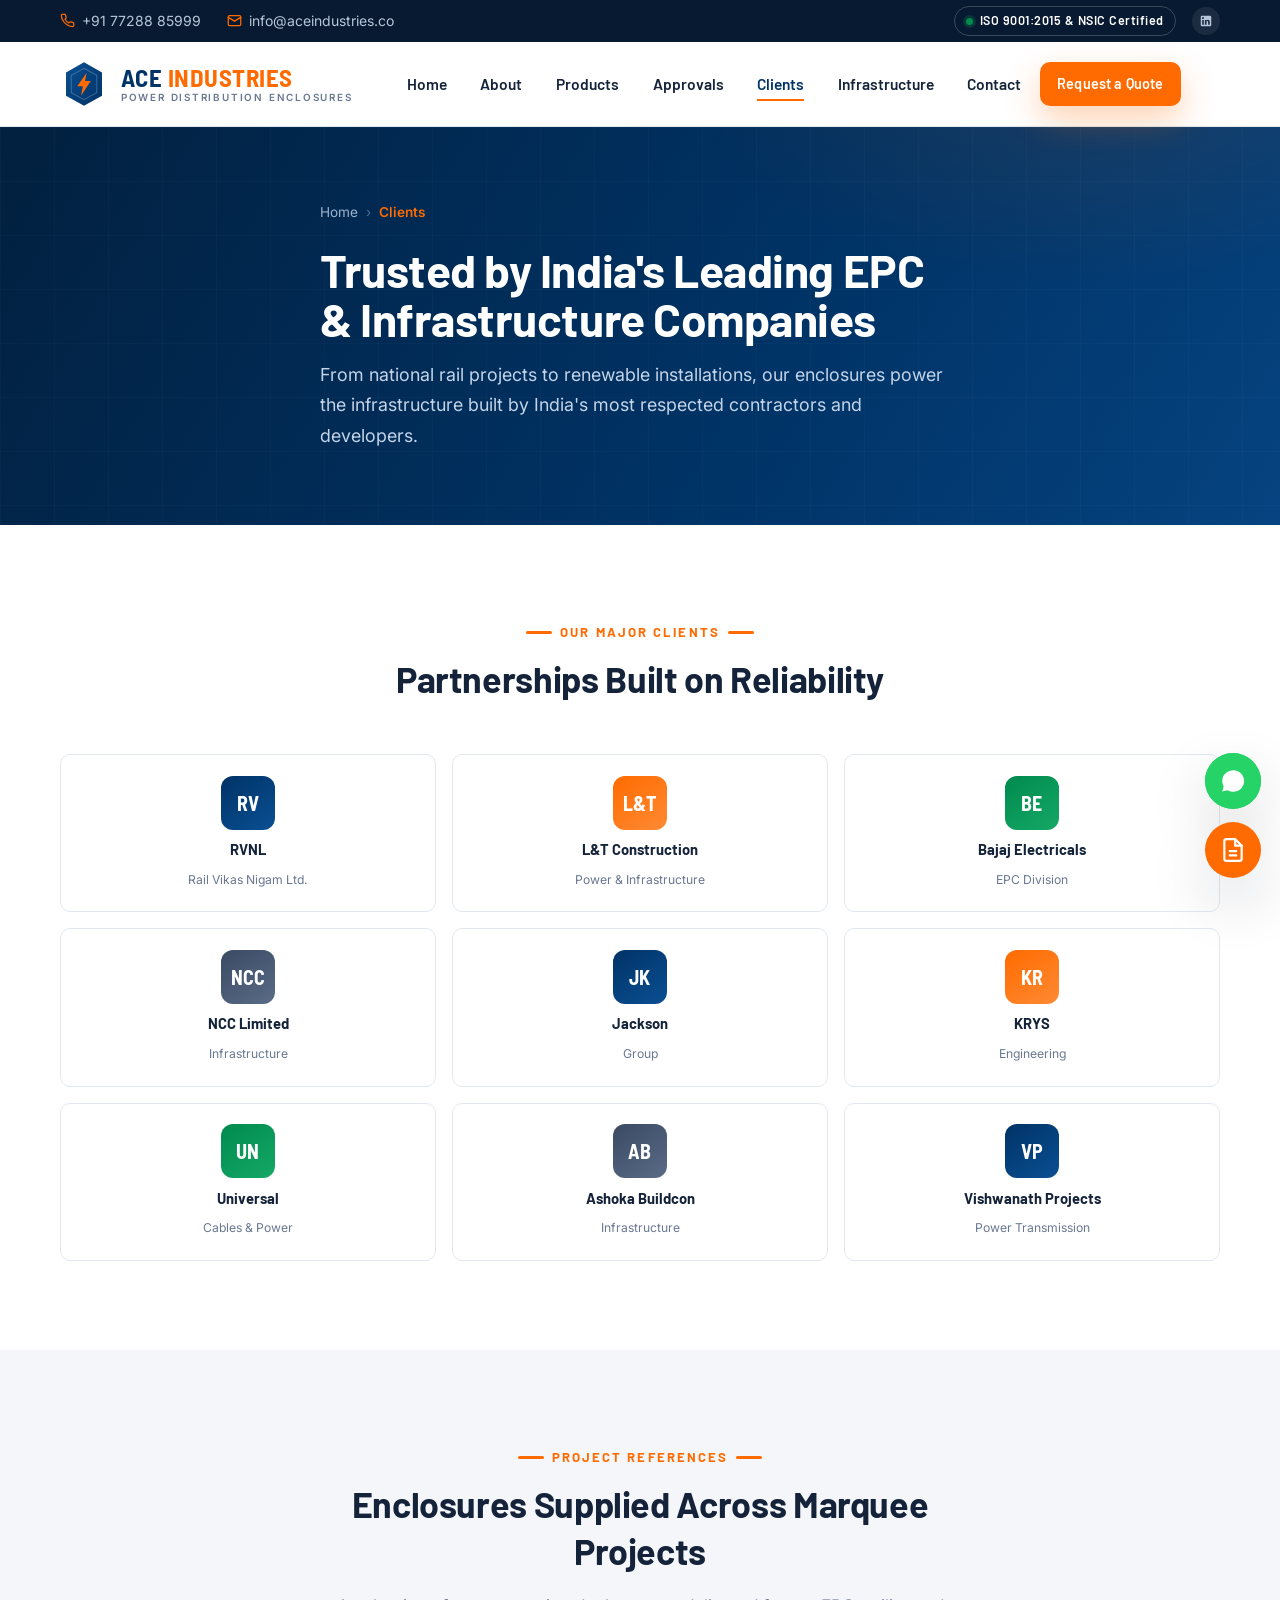
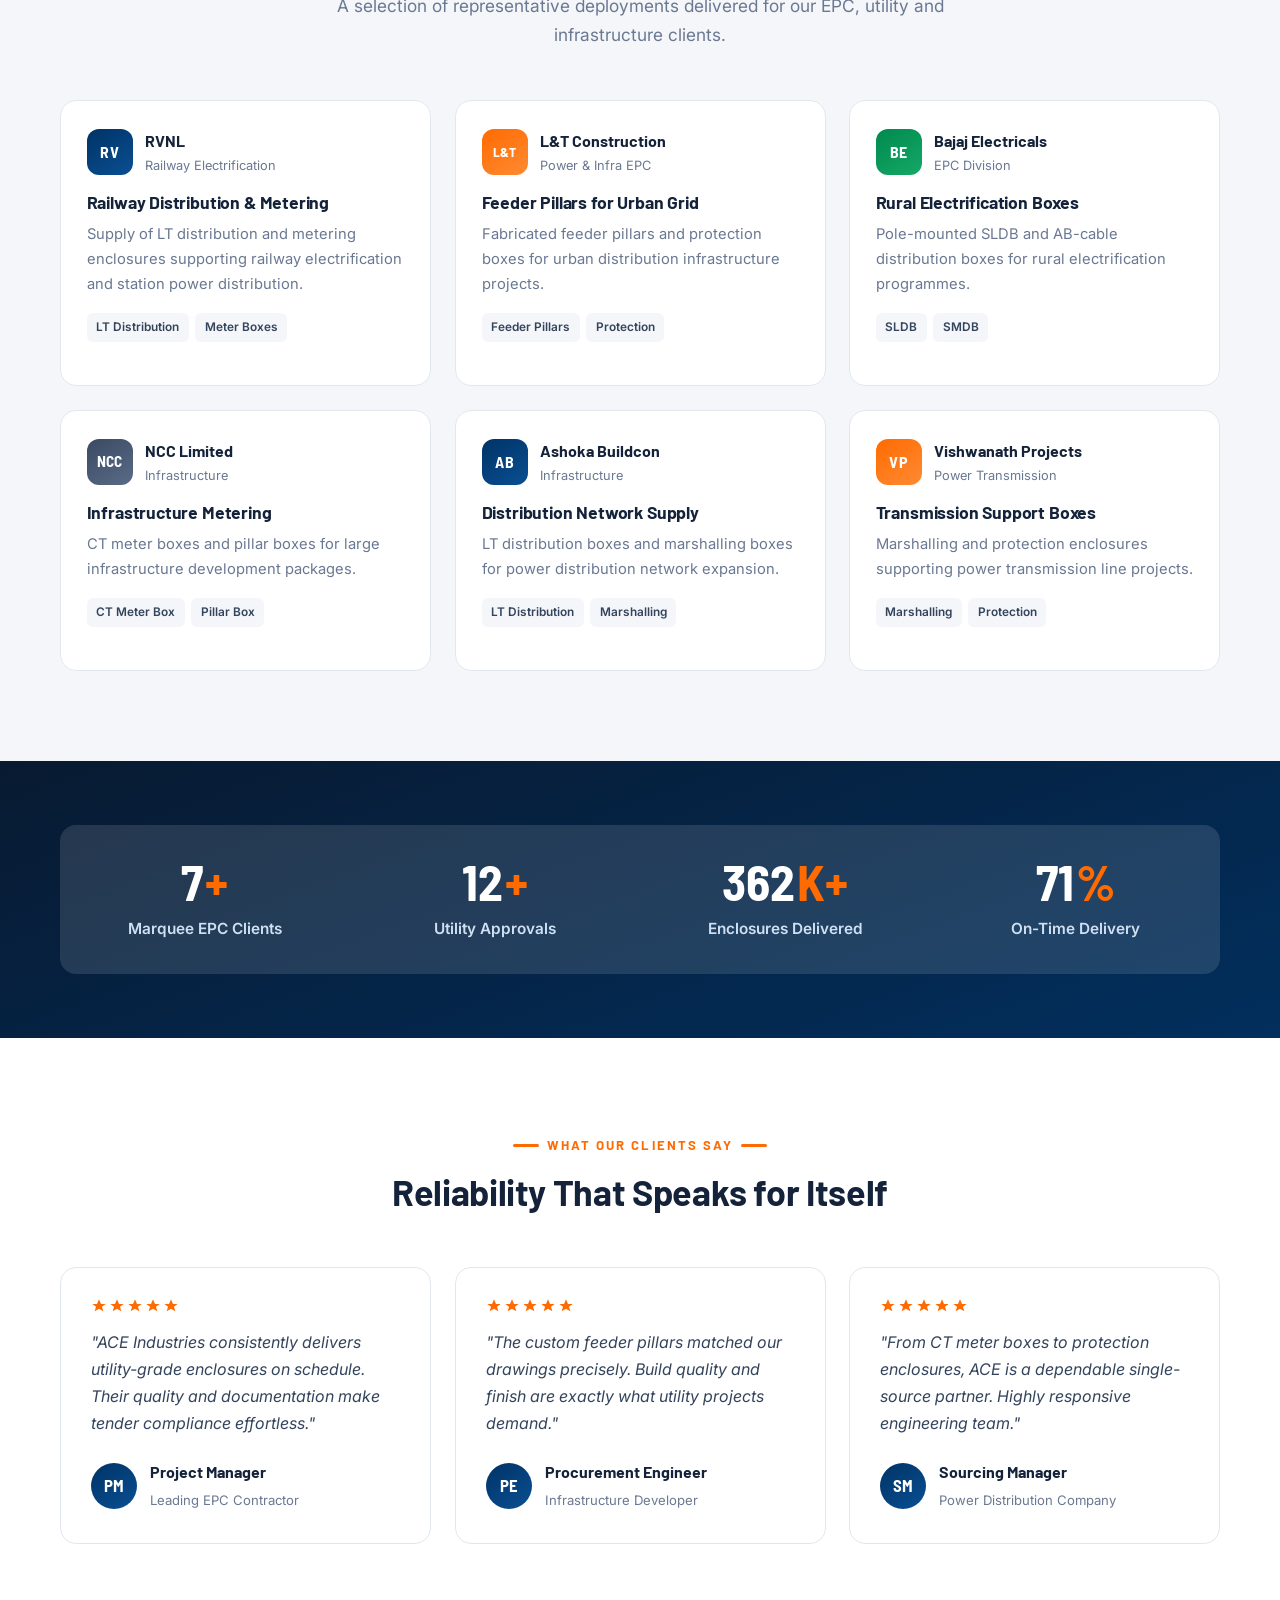
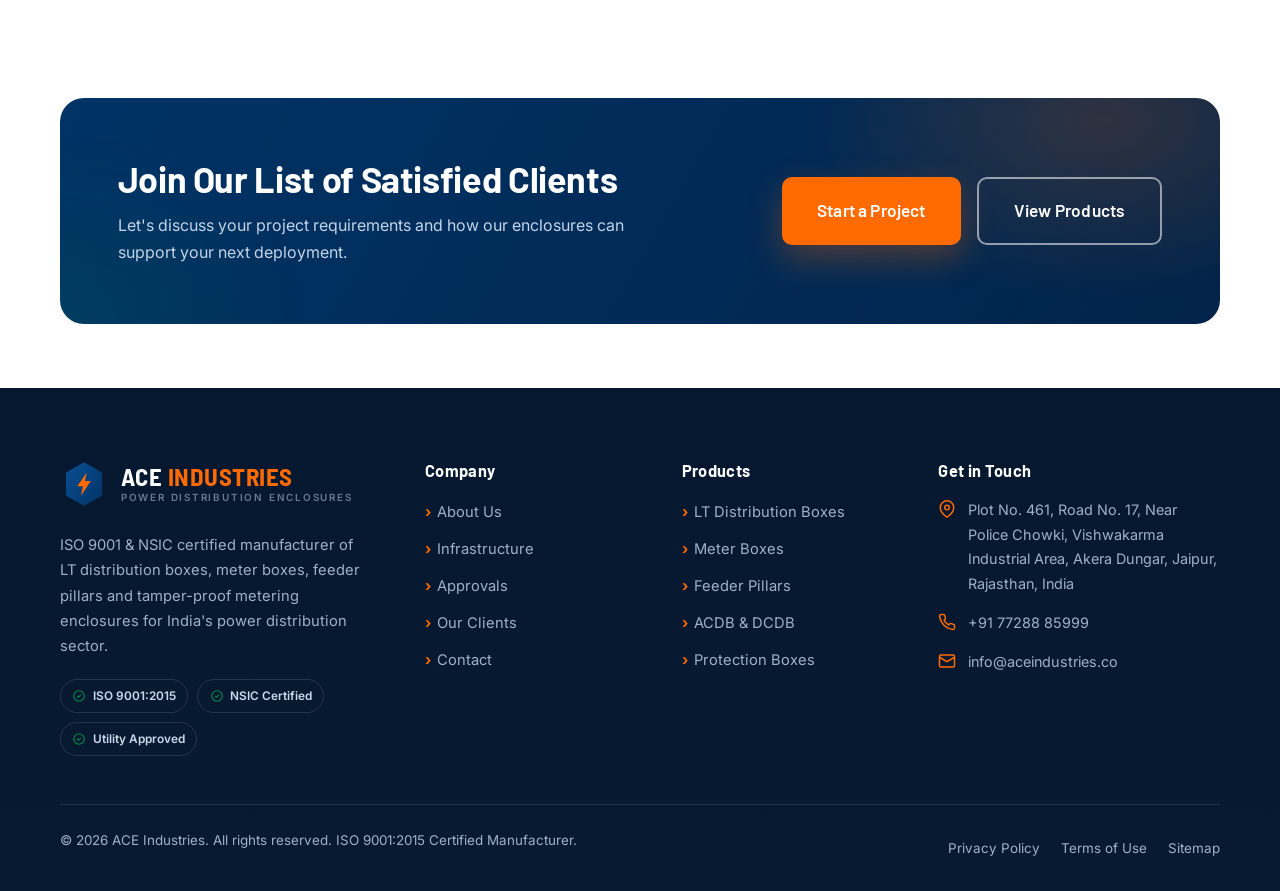
<file: clients.html>
<!DOCTYPE html>
<html lang="en">
<head>
  <meta charset="UTF-8" />
  <meta name="viewport" content="width=device-width, initial-scale=1.0" />
  <title>Our Clients | EPC &amp; Utility Project References — ACE Industries</title>
  <meta name="description" content="ACE Industries supplies power distribution & metering enclosures to RVNL, L&T Construction, Bajaj Electricals, NCC Limited, Ashoka Buildcon and leading EPC contractors. See client project references and testimonials." />
  <meta name="keywords" content="ACE Industries clients, power distribution EPC suppliers, enclosure supplier RVNL L&T, electrical enclosure project references India, utility approved vendor clients" />
  <link rel="canonical" href="https://www.aceindustries.co/clients.html" />
  <meta property="og:type" content="website" />
  <meta property="og:title" content="Our Clients — ACE Industries" />
  <meta property="og:description" content="Trusted by India's leading EPC, infrastructure and utility organisations." />
  <meta property="og:url" content="https://www.aceindustries.co/clients.html" />
  <meta property="og:image" content="https://www.aceindustries.co/assets/og-image.svg" />
  <meta name="theme-color" content="#003366" />
  <link rel="icon" type="image/svg+xml" href="assets/favicon.svg" />
  <link rel="manifest" href="site.webmanifest" />
  <link rel="preconnect" href="https://fonts.googleapis.com" />
  <link rel="preconnect" href="https://fonts.gstatic.com" crossorigin />
  <link href="https://fonts.googleapis.com/css2?family=Barlow+Semi+Condensed:wght@500;600;700&family=Barlow:wght@500;600;700;800&family=Inter:wght@400;500;600;700&display=swap" rel="stylesheet" />
  <link rel="stylesheet" href="css/style.css" />
  <script type="application/ld+json">
  {
    "@context": "https://schema.org",
    "@type": "WebPage",
    "name": "Our Clients — ACE Industries",
    "url": "https://www.aceindustries.co/clients.html",
    "breadcrumb": {
      "@type": "BreadcrumbList",
      "itemListElement": [
        {"@type": "ListItem", "position": 1, "name": "Home", "item": "https://www.aceindustries.co/"},
        {"@type": "ListItem", "position": 2, "name": "Clients", "item": "https://www.aceindustries.co/clients.html"}
      ]
    }
  }
  </script>
</head>
<body>
  <!-- TOP BAR -->
  <div class="topbar">
    <div class="container topbar__inner">
      <div class="topbar__contact">
        <a class="topbar__item" href="tel:+917728885999"><svg viewBox="0 0 24 24" fill="none" stroke="currentColor" stroke-width="2"><path d="M22 16.92v3a2 2 0 0 1-2.18 2 19.79 19.79 0 0 1-8.63-3.07 19.5 19.5 0 0 1-6-6 19.79 19.79 0 0 1-3.07-8.67A2 2 0 0 1 4.11 2h3a2 2 0 0 1 2 1.72c.13.96.36 1.9.7 2.81a2 2 0 0 1-.45 2.11L8.09 9.91a16 16 0 0 0 6 6l1.27-1.27a2 2 0 0 1 2.11-.45c.91.34 1.85.57 2.81.7A2 2 0 0 1 22 16.92Z" stroke-linecap="round" stroke-linejoin="round"/></svg> +91 77288 85999</a>
        <a class="topbar__item" href="mailto:info@aceindustries.co"><svg viewBox="0 0 24 24" fill="none" stroke="currentColor" stroke-width="2"><rect x="2" y="4" width="20" height="16" rx="2"/><path d="m22 7-10 6L2 7" stroke-linecap="round" stroke-linejoin="round"/></svg> info@aceindustries.co</a>
      </div>
      <div class="topbar__badges">
        <span class="topbar__iso"><span class="dot"></span> ISO 9001:2015 &amp; NSIC Certified</span>
        <div class="topbar__social"><a href="#" aria-label="LinkedIn"><svg viewBox="0 0 24 24" fill="currentColor"><path d="M19 3a2 2 0 0 1 2 2v14a2 2 0 0 1-2 2H5a2 2 0 0 1-2-2V5a2 2 0 0 1 2-2h14m-.5 15.5v-5.3a3.26 3.26 0 0 0-3.26-3.26c-.85 0-1.84.52-2.32 1.3v-1.11h-2.79v8.37h2.79v-4.93c0-.77.62-1.4 1.39-1.4a1.4 1.4 0 0 1 1.4 1.4v4.93h2.79M6.88 8.56a1.68 1.68 0 0 0 1.68-1.68c0-.93-.75-1.69-1.68-1.69a1.69 1.69 0 0 0-1.69 1.69c0 .93.76 1.68 1.69 1.68m1.39 9.94v-8.37H5.5v8.37h2.77Z"/></svg></a></div>
      </div>
    </div>
  </div>
  <!-- HEADER -->
  <header class="header" data-header>
    <div class="container header__inner">
      <a class="brand" href="index.html" aria-label="ACE Industries home"><svg class="brand__mark" viewBox="0 0 64 64" aria-hidden="true"><defs><linearGradient id="hb" x1="0" y1="0" x2="1" y2="1"><stop offset="0" stop-color="#0a4f93"/><stop offset="1" stop-color="#003366"/></linearGradient></defs><path d="M32 3 56 16.5v31L32 61 8 47.5v-31z" fill="url(#hb)"/><path d="M32 11 49 20.5v23L32 53 15 43.5v-23z" fill="none" stroke="#ffffff" stroke-opacity=".22" stroke-width="1.4"/><path d="M35.5 17 23 35h7.5l-2.5 12.5L41 28h-7.6z" fill="#ff6b00"/></svg><span class="brand__text"><span class="brand__name">ACE<span> INDUSTRIES</span></span><span class="brand__tag">Power Distribution Enclosures</span></span></a>
      <nav class="nav" data-nav aria-label="Primary">
        <a class="nav__link" href="index.html">Home</a><a class="nav__link" href="about.html">About</a><a class="nav__link" href="products.html">Products</a><a class="nav__link" href="approvals.html">Approvals</a><a class="nav__link" href="clients.html">Clients</a><a class="nav__link" href="infrastructure.html">Infrastructure</a><a class="nav__link" href="contact.html">Contact</a>
        <div class="nav__cta"><a class="btn btn--secondary btn--sm" href="contact.html">Request a Quote</a></div>
      </nav>
      <div class="header__actions"><button class="nav-toggle" data-nav-toggle aria-label="Open menu" aria-expanded="false"><span></span></button></div>
    </div>
  </header>
  <div class="nav-backdrop" data-nav-backdrop></div>

  <main>
    <!-- PAGE HERO -->
    <section class="page-hero">
      <div class="container page-hero__inner">
        <nav class="breadcrumbs" aria-label="Breadcrumb"><a href="index.html">Home</a><span class="sep">›</span><span aria-current="page">Clients</span></nav>
        <h1>Trusted by India's Leading EPC &amp; Infrastructure Companies</h1>
        <p>From national rail projects to renewable installations, our enclosures power the infrastructure built by India's most respected contractors and developers.</p>
      </div>
    </section>

    <!-- CLIENTS GRID -->
    <section class="section">
      <div class="container">
        <div class="section-head section-head--center" data-reveal>
          <span class="eyebrow eyebrow--center">Our Major Clients</span>
          <h2>Partnerships Built on Reliability</h2>
        </div>
        <div class="logo-grid logo-grid--3" data-reveal>
          <div class="logo-card"><div class="logo-card__monogram">RV</div><div class="logo-card__name">RVNL</div><div class="logo-card__loc">Rail Vikas Nigam Ltd.</div></div>
          <div class="logo-card"><div class="logo-card__monogram">L&amp;T</div><div class="logo-card__name">L&amp;T Construction</div><div class="logo-card__loc">Power &amp; Infrastructure</div></div>
          <div class="logo-card"><div class="logo-card__monogram">BE</div><div class="logo-card__name">Bajaj Electricals</div><div class="logo-card__loc">EPC Division</div></div>
          <div class="logo-card"><div class="logo-card__monogram">NCC</div><div class="logo-card__name">NCC Limited</div><div class="logo-card__loc">Infrastructure</div></div>
          <div class="logo-card"><div class="logo-card__monogram">JK</div><div class="logo-card__name">Jackson</div><div class="logo-card__loc">Group</div></div>
          <div class="logo-card"><div class="logo-card__monogram">KR</div><div class="logo-card__name">KRYS</div><div class="logo-card__loc">Engineering</div></div>
          <div class="logo-card"><div class="logo-card__monogram">UN</div><div class="logo-card__name">Universal</div><div class="logo-card__loc">Cables &amp; Power</div></div>
          <div class="logo-card"><div class="logo-card__monogram">AB</div><div class="logo-card__name">Ashoka Buildcon</div><div class="logo-card__loc">Infrastructure</div></div>
          <div class="logo-card"><div class="logo-card__monogram">VP</div><div class="logo-card__name">Vishwanath Projects</div><div class="logo-card__loc">Power Transmission</div></div>
        </div>
      </div>
    </section>

    <!-- PROJECT REFERENCES -->
    <section class="section section--alt">
      <div class="container">
        <div class="section-head section-head--center" data-reveal>
          <span class="eyebrow eyebrow--center">Project References</span>
          <h2>Enclosures Supplied Across Marquee Projects</h2>
          <p>A selection of representative deployments delivered for our EPC, utility and infrastructure clients.</p>
        </div>
        <div class="grid grid-3">
          <article class="card" data-reveal style="padding:1.6rem">
            <div class="flex items-center gap-3" style="margin-bottom:0.9rem"><div class="logo-card__monogram" style="width:46px;height:46px;font-size:1rem">RV</div><div><strong style="font-family:var(--font-heading);color:var(--color-ink)">RVNL</strong><div style="font-size:.8rem;color:var(--color-muted)">Railway Electrification</div></div></div>
            <h3 style="font-size:1.1rem;margin-bottom:.5rem">Railway Distribution &amp; Metering</h3>
            <p style="color:var(--color-muted);font-size:.92rem;margin-bottom:1rem">Supply of LT distribution and metering enclosures supporting railway electrification and station power distribution.</p>
            <div class="product-card__specs"><span>LT Distribution</span><span>Meter Boxes</span></div>
          </article>
          <article class="card" data-reveal data-reveal-delay="1" style="padding:1.6rem">
            <div class="flex items-center gap-3" style="margin-bottom:0.9rem"><div class="logo-card__monogram" style="width:46px;height:46px;font-size:.85rem;background:linear-gradient(145deg,var(--color-secondary),#ff8a33)">L&amp;T</div><div><strong style="font-family:var(--font-heading);color:var(--color-ink)">L&amp;T Construction</strong><div style="font-size:.8rem;color:var(--color-muted)">Power &amp; Infra EPC</div></div></div>
            <h3 style="font-size:1.1rem;margin-bottom:.5rem">Feeder Pillars for Urban Grid</h3>
            <p style="color:var(--color-muted);font-size:.92rem;margin-bottom:1rem">Fabricated feeder pillars and protection boxes for urban distribution infrastructure projects.</p>
            <div class="product-card__specs"><span>Feeder Pillars</span><span>Protection</span></div>
          </article>
          <article class="card" data-reveal data-reveal-delay="2" style="padding:1.6rem">
            <div class="flex items-center gap-3" style="margin-bottom:0.9rem"><div class="logo-card__monogram" style="width:46px;height:46px;font-size:1rem;background:linear-gradient(145deg,var(--color-accent),#15a866)">BE</div><div><strong style="font-family:var(--font-heading);color:var(--color-ink)">Bajaj Electricals</strong><div style="font-size:.8rem;color:var(--color-muted)">EPC Division</div></div></div>
            <h3 style="font-size:1.1rem;margin-bottom:.5rem">Rural Electrification Boxes</h3>
            <p style="color:var(--color-muted);font-size:.92rem;margin-bottom:1rem">Pole-mounted SLDB and AB-cable distribution boxes for rural electrification programmes.</p>
            <div class="product-card__specs"><span>SLDB</span><span>SMDB</span></div>
          </article>
          <article class="card" data-reveal style="padding:1.6rem">
            <div class="flex items-center gap-3" style="margin-bottom:0.9rem"><div class="logo-card__monogram" style="width:46px;height:46px;font-size:.95rem;background:linear-gradient(145deg,#3a4a63,#5a6b87)">NCC</div><div><strong style="font-family:var(--font-heading);color:var(--color-ink)">NCC Limited</strong><div style="font-size:.8rem;color:var(--color-muted)">Infrastructure</div></div></div>
            <h3 style="font-size:1.1rem;margin-bottom:.5rem">Infrastructure Metering</h3>
            <p style="color:var(--color-muted);font-size:.92rem;margin-bottom:1rem">CT meter boxes and pillar boxes for large infrastructure development packages.</p>
            <div class="product-card__specs"><span>CT Meter Box</span><span>Pillar Box</span></div>
          </article>
          <article class="card" data-reveal data-reveal-delay="1" style="padding:1.6rem">
            <div class="flex items-center gap-3" style="margin-bottom:0.9rem"><div class="logo-card__monogram" style="width:46px;height:46px;font-size:1rem">AB</div><div><strong style="font-family:var(--font-heading);color:var(--color-ink)">Ashoka Buildcon</strong><div style="font-size:.8rem;color:var(--color-muted)">Infrastructure</div></div></div>
            <h3 style="font-size:1.1rem;margin-bottom:.5rem">Distribution Network Supply</h3>
            <p style="color:var(--color-muted);font-size:.92rem;margin-bottom:1rem">LT distribution boxes and marshalling boxes for power distribution network expansion.</p>
            <div class="product-card__specs"><span>LT Distribution</span><span>Marshalling</span></div>
          </article>
          <article class="card" data-reveal data-reveal-delay="2" style="padding:1.6rem">
            <div class="flex items-center gap-3" style="margin-bottom:0.9rem"><div class="logo-card__monogram" style="width:46px;height:46px;font-size:1rem;background:linear-gradient(145deg,var(--color-secondary),#ff8a33)">VP</div><div><strong style="font-family:var(--font-heading);color:var(--color-ink)">Vishwanath Projects</strong><div style="font-size:.8rem;color:var(--color-muted)">Power Transmission</div></div></div>
            <h3 style="font-size:1.1rem;margin-bottom:.5rem">Transmission Support Boxes</h3>
            <p style="color:var(--color-muted);font-size:.92rem;margin-bottom:1rem">Marshalling and protection enclosures supporting power transmission line projects.</p>
            <div class="product-card__specs"><span>Marshalling</span><span>Protection</span></div>
          </article>
        </div>
      </div>
    </section>

    <!-- STATS -->
    <section class="section section--tight section--ink">
      <div class="container">
        <div class="stats" data-reveal>
          <div class="stat"><div class="stat__num"><span data-count="9">0</span><span class="suffix">+</span></div><div class="stat__label">Marquee EPC Clients</div></div>
          <div class="stat"><div class="stat__num"><span data-count="16">0</span><span class="suffix">+</span></div><div class="stat__label">Utility Approvals</div></div>
          <div class="stat"><div class="stat__num"><span data-count="500">0</span><span class="suffix">K+</span></div><div class="stat__label">Enclosures Delivered</div></div>
          <div class="stat"><div class="stat__num"><span data-count="98">0</span><span class="suffix">%</span></div><div class="stat__label">On-Time Delivery</div></div>
        </div>
      </div>
    </section>

    <!-- TESTIMONIALS -->
    <section class="section">
      <div class="container">
        <div class="section-head section-head--center" data-reveal>
          <span class="eyebrow eyebrow--center">What Our Clients Say</span>
          <h2>Reliability That Speaks for Itself</h2>
        </div>
        <div class="grid grid-3">
          <figure class="testimonial" data-reveal>
            <div class="stars"><svg viewBox="0 0 24 24" fill="currentColor"><path d="m12 2 3 7h7l-5.5 4 2 7L12 16l-6.5 4 2-7L2 9h7z"/></svg><svg viewBox="0 0 24 24" fill="currentColor"><path d="m12 2 3 7h7l-5.5 4 2 7L12 16l-6.5 4 2-7L2 9h7z"/></svg><svg viewBox="0 0 24 24" fill="currentColor"><path d="m12 2 3 7h7l-5.5 4 2 7L12 16l-6.5 4 2-7L2 9h7z"/></svg><svg viewBox="0 0 24 24" fill="currentColor"><path d="m12 2 3 7h7l-5.5 4 2 7L12 16l-6.5 4 2-7L2 9h7z"/></svg><svg viewBox="0 0 24 24" fill="currentColor"><path d="m12 2 3 7h7l-5.5 4 2 7L12 16l-6.5 4 2-7L2 9h7z"/></svg></div>
            <blockquote><p>"ACE Industries consistently delivers utility-grade enclosures on schedule. Their quality and documentation make tender compliance effortless."</p></blockquote>
            <figcaption class="testimonial__author"><span class="av">PM</span><div><strong>Project Manager</strong><span>Leading EPC Contractor</span></div></figcaption>
          </figure>
          <figure class="testimonial" data-reveal data-reveal-delay="1">
            <div class="stars"><svg viewBox="0 0 24 24" fill="currentColor"><path d="m12 2 3 7h7l-5.5 4 2 7L12 16l-6.5 4 2-7L2 9h7z"/></svg><svg viewBox="0 0 24 24" fill="currentColor"><path d="m12 2 3 7h7l-5.5 4 2 7L12 16l-6.5 4 2-7L2 9h7z"/></svg><svg viewBox="0 0 24 24" fill="currentColor"><path d="m12 2 3 7h7l-5.5 4 2 7L12 16l-6.5 4 2-7L2 9h7z"/></svg><svg viewBox="0 0 24 24" fill="currentColor"><path d="m12 2 3 7h7l-5.5 4 2 7L12 16l-6.5 4 2-7L2 9h7z"/></svg><svg viewBox="0 0 24 24" fill="currentColor"><path d="m12 2 3 7h7l-5.5 4 2 7L12 16l-6.5 4 2-7L2 9h7z"/></svg></div>
            <blockquote><p>"The custom feeder pillars matched our drawings precisely. Build quality and finish are exactly what utility projects demand."</p></blockquote>
            <figcaption class="testimonial__author"><span class="av">PE</span><div><strong>Procurement Engineer</strong><span>Infrastructure Developer</span></div></figcaption>
          </figure>
          <figure class="testimonial" data-reveal data-reveal-delay="2">
            <div class="stars"><svg viewBox="0 0 24 24" fill="currentColor"><path d="m12 2 3 7h7l-5.5 4 2 7L12 16l-6.5 4 2-7L2 9h7z"/></svg><svg viewBox="0 0 24 24" fill="currentColor"><path d="m12 2 3 7h7l-5.5 4 2 7L12 16l-6.5 4 2-7L2 9h7z"/></svg><svg viewBox="0 0 24 24" fill="currentColor"><path d="m12 2 3 7h7l-5.5 4 2 7L12 16l-6.5 4 2-7L2 9h7z"/></svg><svg viewBox="0 0 24 24" fill="currentColor"><path d="m12 2 3 7h7l-5.5 4 2 7L12 16l-6.5 4 2-7L2 9h7z"/></svg><svg viewBox="0 0 24 24" fill="currentColor"><path d="m12 2 3 7h7l-5.5 4 2 7L12 16l-6.5 4 2-7L2 9h7z"/></svg></div>
            <blockquote><p>"From CT meter boxes to protection enclosures, ACE is a dependable single-source partner. Highly responsive engineering team."</p></blockquote>
            <figcaption class="testimonial__author"><span class="av">SM</span><div><strong>Sourcing Manager</strong><span>Power Distribution Company</span></div></figcaption>
          </figure>
        </div>
      </div>
    </section>

    <!-- CTA -->
    <section class="section section--tight">
      <div class="container">
        <div class="cta-band" data-reveal>
          <div class="cta-band__inner">
            <div><h2>Join Our List of Satisfied Clients</h2><p>Let's discuss your project requirements and how our enclosures can support your next deployment.</p></div>
            <div class="cta-band__actions"><a class="btn btn--secondary btn--lg" href="contact.html">Start a Project</a><a class="btn btn--ghost btn--lg" href="products.html">View Products</a></div>
          </div>
        </div>
      </div>
    </section>
  </main>

  <!-- FOOTER -->
  <footer class="footer">
    <div class="container">
      <div class="footer__top">
        <div class="footer__brand">
          <a class="brand" href="index.html" aria-label="ACE Industries home"><svg class="brand__mark" viewBox="0 0 64 64" aria-hidden="true"><defs><linearGradient id="fb" x1="0" y1="0" x2="1" y2="1"><stop offset="0" stop-color="#0a4f93"/><stop offset="1" stop-color="#003366"/></linearGradient></defs><path d="M32 3 56 16.5v31L32 61 8 47.5v-31z" fill="url(#fb)"/><path d="M35.5 17 23 35h7.5l-2.5 12.5L41 28h-7.6z" fill="#ff6b00"/></svg><span class="brand__text"><span class="brand__name">ACE<span> INDUSTRIES</span></span><span class="brand__tag">Power Distribution Enclosures</span></span></a>
          <p class="footer__about">ISO 9001 &amp; NSIC certified manufacturer of LT distribution boxes, meter boxes, feeder pillars and tamper-proof metering enclosures for India's power distribution sector.</p>
          <div class="footer__certs"><span class="footer__cert"><svg viewBox="0 0 24 24" fill="none" stroke="currentColor" stroke-width="2"><path d="m9 12 2 2 4-4"/><circle cx="12" cy="12" r="9"/></svg> ISO 9001:2015</span><span class="footer__cert"><svg viewBox="0 0 24 24" fill="none" stroke="currentColor" stroke-width="2"><path d="m9 12 2 2 4-4"/><circle cx="12" cy="12" r="9"/></svg> NSIC Certified</span><span class="footer__cert"><svg viewBox="0 0 24 24" fill="none" stroke="currentColor" stroke-width="2"><path d="m9 12 2 2 4-4"/><circle cx="12" cy="12" r="9"/></svg> Utility Approved</span></div>
        </div>
        <div><h4>Company</h4><ul class="footer__links"><li><a href="about.html">About Us</a></li><li><a href="infrastructure.html">Infrastructure</a></li><li><a href="approvals.html">Approvals</a></li><li><a href="clients.html">Our Clients</a></li><li><a href="contact.html">Contact</a></li></ul></div>
        <div><h4>Products</h4><ul class="footer__links"><li><a href="products.html#distribution">LT Distribution Boxes</a></li><li><a href="products.html#metering">Meter Boxes</a></li><li><a href="products.html#feeder">Feeder Pillars</a></li><li><a href="products.html#solar">ACDB &amp; DCDB</a></li><li><a href="products.html#protection">Protection Boxes</a></li></ul></div>
        <div><h4>Get in Touch</h4><ul class="footer__contact"><li><svg viewBox="0 0 24 24" fill="none" stroke="currentColor" stroke-width="2"><path d="M21 10c0 7-9 13-9 13s-9-6-9-13a9 9 0 0 1 18 0Z"/><circle cx="12" cy="10" r="3"/></svg> Plot No. 461, Road No. 17, Near Police Chowki, Vishwakarma Industrial Area, Akera Dungar, Jaipur, Rajasthan, India</li><li><svg viewBox="0 0 24 24" fill="none" stroke="currentColor" stroke-width="2"><path d="M22 16.92v3a2 2 0 0 1-2.18 2 19.79 19.79 0 0 1-8.63-3.07 19.5 19.5 0 0 1-6-6 19.79 19.79 0 0 1-3.07-8.67A2 2 0 0 1 4.11 2h3a2 2 0 0 1 2 1.72c.13.96.36 1.9.7 2.81a2 2 0 0 1-.45 2.11L8.09 9.91a16 16 0 0 0 6 6l1.27-1.27a2 2 0 0 1 2.11-.45c.91.34 1.85.57 2.81.7A2 2 0 0 1 22 16.92Z"/></svg> <a href="tel:+917728885999">+91 77288 85999</a></li><li><svg viewBox="0 0 24 24" fill="none" stroke="currentColor" stroke-width="2"><rect x="2" y="4" width="20" height="16" rx="2"/><path d="m22 7-10 6L2 7"/></svg> <a href="mailto:info@aceindustries.co">info@aceindustries.co</a></li></ul></div>
      </div>
      <div class="footer__bottom"><p>© <span data-year>2025</span> ACE Industries. All rights reserved. ISO 9001:2015 Certified Manufacturer.</p><div class="footer__bottom-links"><a href="#">Privacy Policy</a><a href="#">Terms of Use</a><a href="sitemap.xml">Sitemap</a></div></div>
    </div>
  </footer>

  <div class="floating-actions">
    <a class="fab fab--whatsapp fab--pulse" href="https://wa.me/917728885999?text=Hello%20ACE%20Industries" target="_blank" rel="noopener" aria-label="Chat on WhatsApp"><span class="fab__tooltip">Chat on WhatsApp</span><svg viewBox="0 0 24 24" fill="currentColor"><path d="M17.5 14.4c-.3-.2-1.7-.9-2-1-.3-.1-.5-.1-.6.2-.2.3-.7.9-.8 1-.2.2-.3.2-.6.1-.3-.2-1.2-.5-2.3-1.4-.9-.8-1.4-1.7-1.6-2-.2-.3 0-.5.1-.6l.4-.5c.1-.2.2-.3.3-.5.1-.2 0-.4 0-.5 0-.2-.6-1.5-.9-2-.2-.5-.4-.4-.6-.4h-.5c-.2 0-.5.1-.7.3-.3.3-1 .9-1 2.3s1 2.7 1.2 2.9c.1.2 2 3.1 4.9 4.3.7.3 1.2.5 1.6.6.7.2 1.3.2 1.8.1.5-.1 1.7-.7 1.9-1.4.2-.7.2-1.2.2-1.4-.1-.1-.3-.2-.6-.3M12 2a10 10 0 0 0-8.6 15l-1.3 4.8 4.9-1.3A10 10 0 1 0 12 2Z"/></svg></a>
    <a class="fab fab--inquiry" href="contact.html" aria-label="Request a quote"><span class="fab__tooltip">Request a Quote</span><svg viewBox="0 0 24 24" fill="none" stroke="currentColor" stroke-width="2"><path d="M14 2H6a2 2 0 0 0-2 2v16a2 2 0 0 0 2 2h12a2 2 0 0 0 2-2V8z"/><path d="M14 2v6h6M9 13h6M9 17h6" stroke-linecap="round" stroke-linejoin="round"/></svg></a>
  </div>
  <button class="back-to-top" data-back-to-top aria-label="Back to top"><svg viewBox="0 0 24 24" fill="none" stroke="currentColor" stroke-width="2"><path d="m18 15-6-6-6 6" stroke-linecap="round" stroke-linejoin="round"/></svg></button>
  <div class="sticky-cta"><a class="btn btn--outline btn--sm" href="tel:+917728885999"><svg viewBox="0 0 24 24" fill="none" stroke="currentColor" stroke-width="2"><path d="M22 16.92v3a2 2 0 0 1-2.18 2 19.79 19.79 0 0 1-8.63-3.07 19.5 19.5 0 0 1-6-6 19.79 19.79 0 0 1-3.07-8.67A2 2 0 0 1 4.11 2h3a2 2 0 0 1 2 1.72c.13.96.36 1.9.7 2.81a2 2 0 0 1-.45 2.11L8.09 9.91a16 16 0 0 0 6 6l1.27-1.27a2 2 0 0 1 2.11-.45c.91.34 1.85.57 2.81.7A2 2 0 0 1 22 16.92Z" stroke-linecap="round" stroke-linejoin="round"/></svg> Call</a><a class="btn btn--secondary btn--sm" href="contact.html">Request a Quote</a></div>
  <script src="js/main.js"></script>
</body>
</html>
</file>
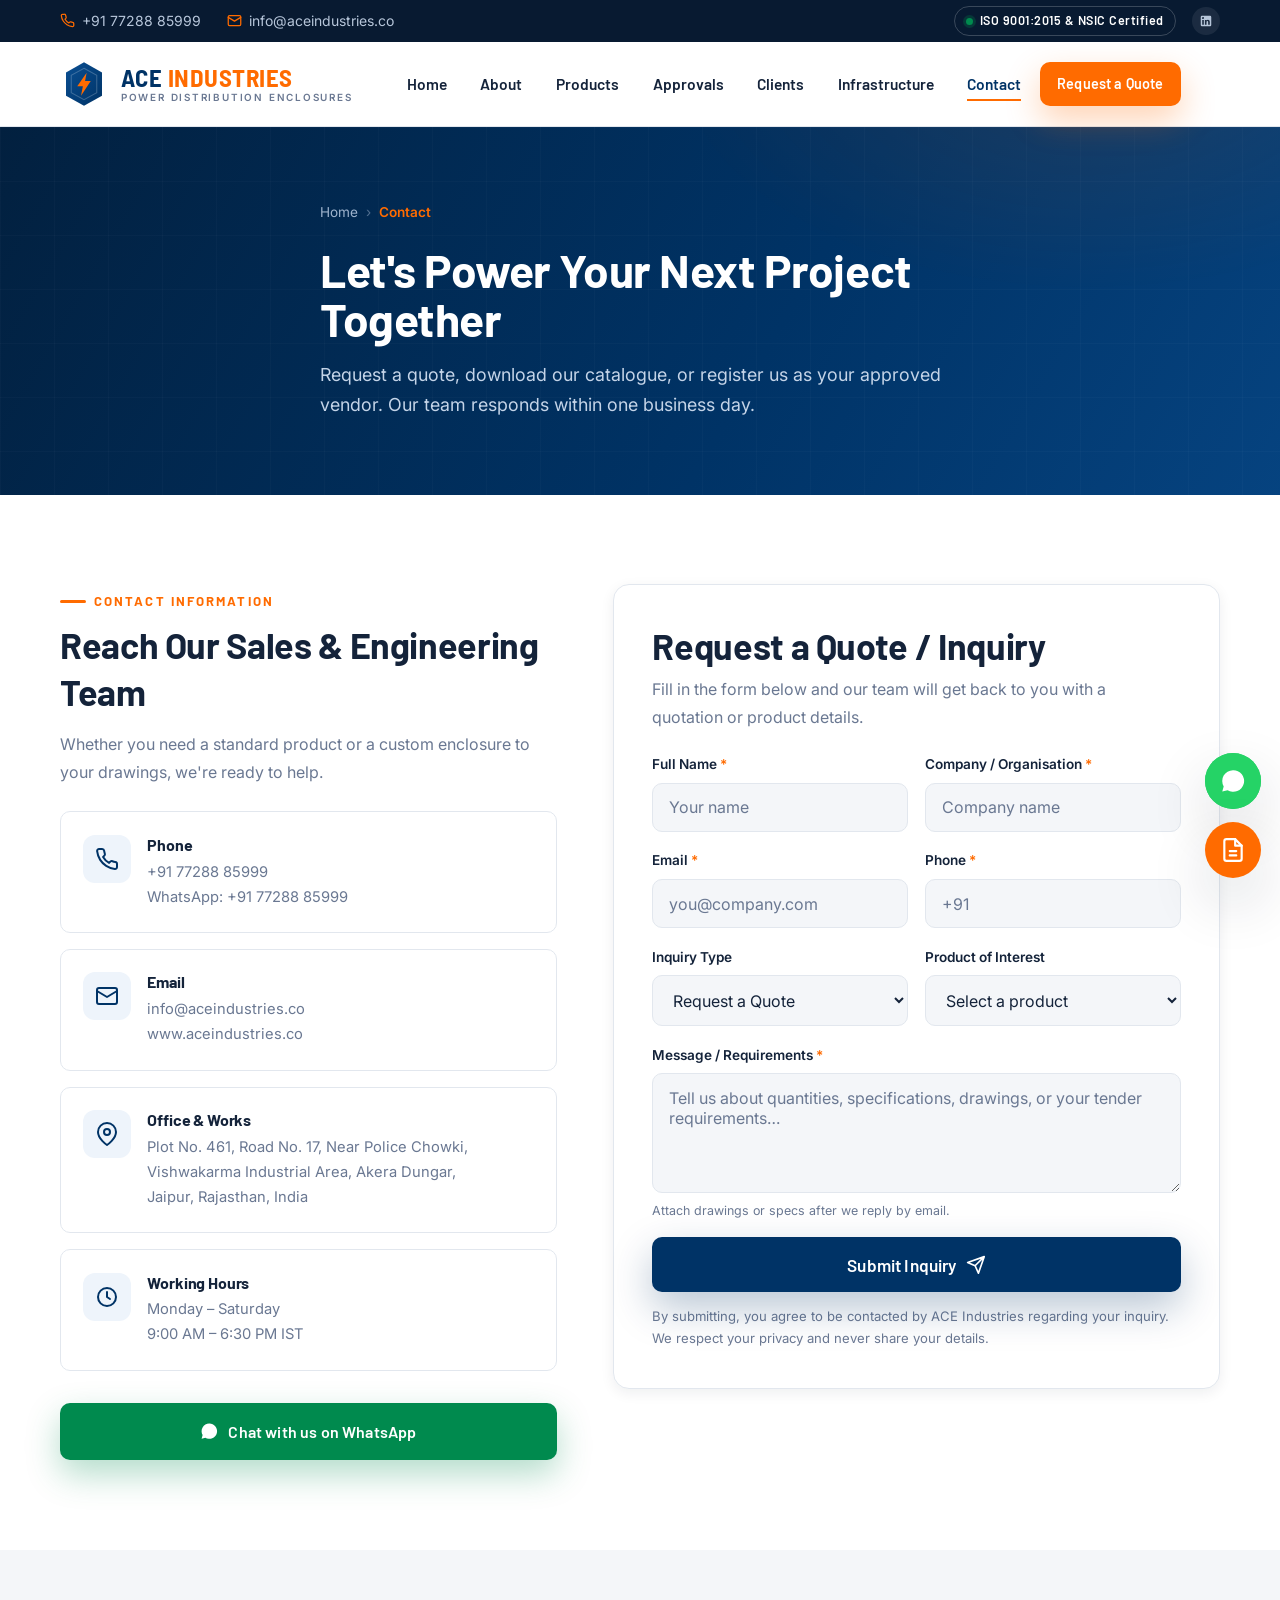
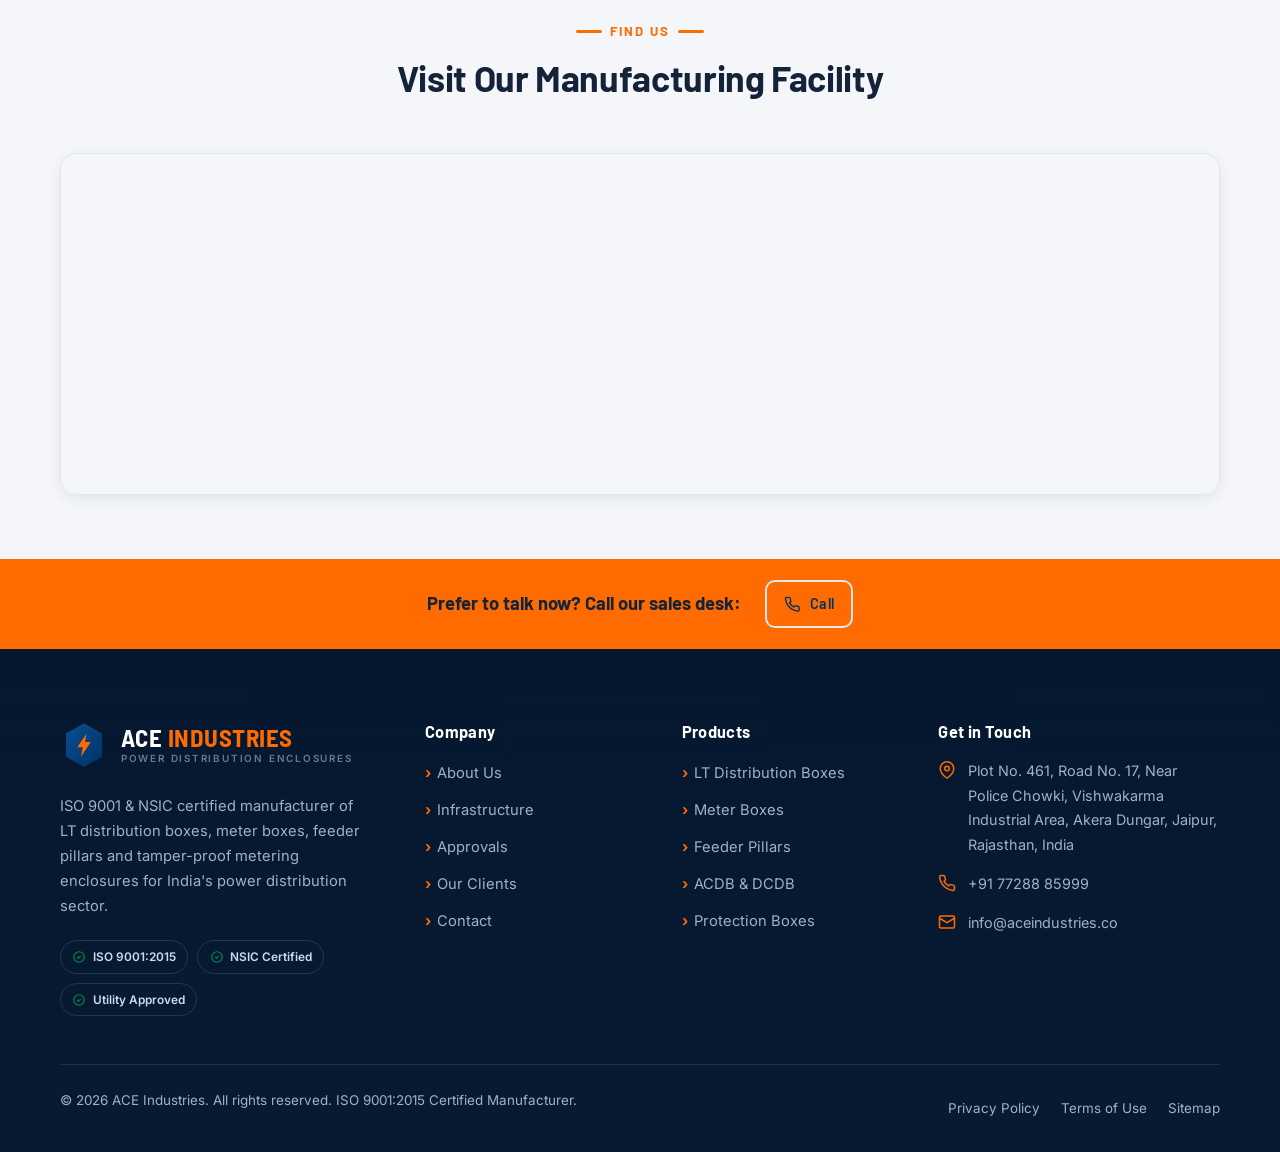
<file: contact.html>
<!DOCTYPE html>
<html lang="en">
<head>
  <meta charset="UTF-8" />
  <meta name="viewport" content="width=device-width, initial-scale=1.0" />
  <title>Contact ACE Industries | Request a Quote, Catalogue &amp; Vendor Registration</title>
  <meta name="description" content="Contact ACE Industries for quotes, product catalogues and vendor registration. Call +91 77288 85999, email info@aceindustries.co or visit our manufacturing facility in Jaipur, Rajasthan." />
  <meta name="keywords" content="contact ACE Industries, distribution box manufacturer contact, request quote enclosure manufacturer, vendor registration power distribution, meter box supplier India contact" />
  <link rel="canonical" href="https://www.aceindustries.co/contact.html" />
  <meta property="og:type" content="website" />
  <meta property="og:title" content="Contact ACE Industries" />
  <meta property="og:description" content="Request a quote, download the catalogue or register us as your vendor. We respond within one business day." />
  <meta property="og:url" content="https://www.aceindustries.co/contact.html" />
  <meta property="og:image" content="https://www.aceindustries.co/assets/og-image.svg" />
  <meta name="theme-color" content="#003366" />
  <link rel="icon" type="image/svg+xml" href="assets/favicon.svg" />
  <link rel="manifest" href="site.webmanifest" />
  <link rel="preconnect" href="https://fonts.googleapis.com" />
  <link rel="preconnect" href="https://fonts.gstatic.com" crossorigin />
  <link href="https://fonts.googleapis.com/css2?family=Barlow+Semi+Condensed:wght@500;600;700&family=Barlow:wght@500;600;700;800&family=Inter:wght@400;500;600;700&display=swap" rel="stylesheet" />
  <link rel="stylesheet" href="css/style.css" />
  <script type="application/ld+json">
  {
    "@context": "https://schema.org",
    "@type": "ContactPage",
    "url": "https://www.aceindustries.co/contact.html",
    "mainEntity": {
      "@type": "Organization",
      "name": "ACE Industries",
      "telephone": "+91-77288-85999",
      "email": "info@aceindustries.co",
      "address": {
        "@type": "PostalAddress",
        "streetAddress": "Plot No. 461, Road No. 17, Near Police Chowki, Vishwakarma Industrial Area, Akera Dungar",
        "addressLocality": "Jaipur",
        "addressRegion": "Rajasthan",
        "postalCode": "302013",
        "addressCountry": "IN"
      }
    },
    "breadcrumb": {
      "@type": "BreadcrumbList",
      "itemListElement": [
        {"@type": "ListItem", "position": 1, "name": "Home", "item": "https://www.aceindustries.co/"},
        {"@type": "ListItem", "position": 2, "name": "Contact", "item": "https://www.aceindustries.co/contact.html"}
      ]
    }
  }
  </script>
</head>
<body>
  <!-- TOP BAR -->
  <div class="topbar">
    <div class="container topbar__inner">
      <div class="topbar__contact">
        <a class="topbar__item" href="tel:+917728885999"><svg viewBox="0 0 24 24" fill="none" stroke="currentColor" stroke-width="2"><path d="M22 16.92v3a2 2 0 0 1-2.18 2 19.79 19.79 0 0 1-8.63-3.07 19.5 19.5 0 0 1-6-6 19.79 19.79 0 0 1-3.07-8.67A2 2 0 0 1 4.11 2h3a2 2 0 0 1 2 1.72c.13.96.36 1.9.7 2.81a2 2 0 0 1-.45 2.11L8.09 9.91a16 16 0 0 0 6 6l1.27-1.27a2 2 0 0 1 2.11-.45c.91.34 1.85.57 2.81.7A2 2 0 0 1 22 16.92Z" stroke-linecap="round" stroke-linejoin="round"/></svg> +91 77288 85999</a>
        <a class="topbar__item" href="mailto:info@aceindustries.co"><svg viewBox="0 0 24 24" fill="none" stroke="currentColor" stroke-width="2"><rect x="2" y="4" width="20" height="16" rx="2"/><path d="m22 7-10 6L2 7" stroke-linecap="round" stroke-linejoin="round"/></svg> info@aceindustries.co</a>
      </div>
      <div class="topbar__badges">
        <span class="topbar__iso"><span class="dot"></span> ISO 9001:2015 &amp; NSIC Certified</span>
        <div class="topbar__social"><a href="#" aria-label="LinkedIn"><svg viewBox="0 0 24 24" fill="currentColor"><path d="M19 3a2 2 0 0 1 2 2v14a2 2 0 0 1-2 2H5a2 2 0 0 1-2-2V5a2 2 0 0 1 2-2h14m-.5 15.5v-5.3a3.26 3.26 0 0 0-3.26-3.26c-.85 0-1.84.52-2.32 1.3v-1.11h-2.79v8.37h2.79v-4.93c0-.77.62-1.4 1.39-1.4a1.4 1.4 0 0 1 1.4 1.4v4.93h2.79M6.88 8.56a1.68 1.68 0 0 0 1.68-1.68c0-.93-.75-1.69-1.68-1.69a1.69 1.69 0 0 0-1.69 1.69c0 .93.76 1.68 1.69 1.68m1.39 9.94v-8.37H5.5v8.37h2.77Z"/></svg></a></div>
      </div>
    </div>
  </div>
  <!-- HEADER -->
  <header class="header" data-header>
    <div class="container header__inner">
      <a class="brand" href="index.html" aria-label="ACE Industries home"><svg class="brand__mark" viewBox="0 0 64 64" aria-hidden="true"><defs><linearGradient id="hb" x1="0" y1="0" x2="1" y2="1"><stop offset="0" stop-color="#0a4f93"/><stop offset="1" stop-color="#003366"/></linearGradient></defs><path d="M32 3 56 16.5v31L32 61 8 47.5v-31z" fill="url(#hb)"/><path d="M32 11 49 20.5v23L32 53 15 43.5v-23z" fill="none" stroke="#ffffff" stroke-opacity=".22" stroke-width="1.4"/><path d="M35.5 17 23 35h7.5l-2.5 12.5L41 28h-7.6z" fill="#ff6b00"/></svg><span class="brand__text"><span class="brand__name">ACE<span> INDUSTRIES</span></span><span class="brand__tag">Power Distribution Enclosures</span></span></a>
      <nav class="nav" data-nav aria-label="Primary">
        <a class="nav__link" href="index.html">Home</a><a class="nav__link" href="about.html">About</a><a class="nav__link" href="products.html">Products</a><a class="nav__link" href="approvals.html">Approvals</a><a class="nav__link" href="clients.html">Clients</a><a class="nav__link" href="infrastructure.html">Infrastructure</a><a class="nav__link" href="contact.html">Contact</a>
        <div class="nav__cta"><a class="btn btn--secondary btn--sm" href="contact.html">Request a Quote</a></div>
      </nav>
      <div class="header__actions"><button class="nav-toggle" data-nav-toggle aria-label="Open menu" aria-expanded="false"><span></span></button></div>
    </div>
  </header>
  <div class="nav-backdrop" data-nav-backdrop></div>

  <main>
    <!-- PAGE HERO -->
    <section class="page-hero">
      <div class="container page-hero__inner">
        <nav class="breadcrumbs" aria-label="Breadcrumb"><a href="index.html">Home</a><span class="sep">›</span><span aria-current="page">Contact</span></nav>
        <h1>Let's Power Your Next Project Together</h1>
        <p>Request a quote, download our catalogue, or register us as your approved vendor. Our team responds within one business day.</p>
      </div>
    </section>

    <!-- CONTACT INFO + FORM -->
    <section class="section">
      <div class="container">
        <div class="grid" style="grid-template-columns:0.9fr 1.1fr;gap:clamp(2rem,5vw,3.5rem);align-items:start">
          <!-- Info -->
          <div data-reveal>
            <span class="eyebrow">Contact Information</span>
            <h2 style="margin:0.6rem 0 1rem">Reach Our Sales &amp; Engineering Team</h2>
            <p style="color:var(--color-muted);margin-bottom:1.6rem">Whether you need a standard product or a custom enclosure to your drawings, we're ready to help.</p>
            <div class="grid" style="gap:1rem">
              <div class="contact-info-card"><span class="contact-info-card__ic"><svg viewBox="0 0 24 24" fill="none" stroke="currentColor" stroke-width="2"><path d="M22 16.92v3a2 2 0 0 1-2.18 2 19.79 19.79 0 0 1-8.63-3.07 19.5 19.5 0 0 1-6-6 19.79 19.79 0 0 1-3.07-8.67A2 2 0 0 1 4.11 2h3a2 2 0 0 1 2 1.72c.13.96.36 1.9.7 2.81a2 2 0 0 1-.45 2.11L8.09 9.91a16 16 0 0 0 6 6l1.27-1.27a2 2 0 0 1 2.11-.45c.91.34 1.85.57 2.81.7A2 2 0 0 1 22 16.92Z" stroke-linecap="round" stroke-linejoin="round"/></svg></span><div><h4>Phone</h4><p><a href="tel:+917728885999">+91 77288 85999</a><br><a href="https://wa.me/917728885999" target="_blank" rel="noopener">WhatsApp: +91 77288 85999</a></p></div></div>
              <div class="contact-info-card"><span class="contact-info-card__ic"><svg viewBox="0 0 24 24" fill="none" stroke="currentColor" stroke-width="2"><rect x="2" y="4" width="20" height="16" rx="2"/><path d="m22 7-10 6L2 7" stroke-linecap="round" stroke-linejoin="round"/></svg></span><div><h4>Email</h4><p><a href="mailto:info@aceindustries.co">info@aceindustries.co</a><br><a href="https://www.aceindustries.co" target="_blank" rel="noopener">www.aceindustries.co</a></p></div></div>
              <div class="contact-info-card"><span class="contact-info-card__ic"><svg viewBox="0 0 24 24" fill="none" stroke="currentColor" stroke-width="2"><path d="M21 10c0 7-9 13-9 13s-9-6-9-13a9 9 0 0 1 18 0Z"/><circle cx="12" cy="10" r="3"/></svg></span><div><h4>Office &amp; Works</h4><p>Plot No. 461, Road No. 17, Near Police Chowki,<br>Vishwakarma Industrial Area, Akera Dungar,<br>Jaipur, Rajasthan, India</p></div></div>
              <div class="contact-info-card"><span class="contact-info-card__ic"><svg viewBox="0 0 24 24" fill="none" stroke="currentColor" stroke-width="2"><circle cx="12" cy="12" r="9"/><path d="M12 7v5l3 2" stroke-linecap="round" stroke-linejoin="round"/></svg></span><div><h4>Working Hours</h4><p>Monday – Saturday<br>9:00 AM – 6:30 PM IST</p></div></div>
            </div>
            <a class="btn btn--accent btn--block mt-6" href="https://wa.me/917728885999?text=Hello%20ACE%20Industries%2C%20I%20would%20like%20a%20quote." target="_blank" rel="noopener">
              <svg viewBox="0 0 24 24" fill="currentColor"><path d="M17.5 14.4c-.3-.2-1.7-.9-2-1-.3-.1-.5-.1-.6.2-.2.3-.7.9-.8 1-.2.2-.3.2-.6.1-.3-.2-1.2-.5-2.3-1.4-.9-.8-1.4-1.7-1.6-2-.2-.3 0-.5.1-.6l.4-.5c.1-.2.2-.3.3-.5.1-.2 0-.4 0-.5 0-.2-.6-1.5-.9-2-.2-.5-.4-.4-.6-.4h-.5c-.2 0-.5.1-.7.3-.3.3-1 .9-1 2.3s1 2.7 1.2 2.9c.1.2 2 3.1 4.9 4.3.7.3 1.2.5 1.6.6.7.2 1.3.2 1.8.1.5-.1 1.7-.7 1.9-1.4.2-.7.2-1.2.2-1.4-.1-.1-.3-.2-.6-.3M12 2a10 10 0 0 0-8.6 15l-1.3 4.8 4.9-1.3A10 10 0 1 0 12 2Z"/></svg>
              Chat with us on WhatsApp
            </a>
          </div>

          <!-- Form -->
          <div data-reveal data-reveal-delay="1">
            <form class="form-card" data-demo-form novalidate>
              <h2 style="margin-bottom:0.4rem">Request a Quote / Inquiry</h2>
              <p style="color:var(--color-muted);margin-bottom:1.4rem">Fill in the form below and our team will get back to you with a quotation or product details.</p>

              <div class="form-success" data-form-success>
                <svg viewBox="0 0 24 24" fill="none" stroke="currentColor" stroke-width="2"><path d="m9 12 2 2 4-4"/><circle cx="12" cy="12" r="9"/></svg>
                Thank you! Your inquiry has been received. Our team will contact you within one business day.
              </div>

              <div class="form-grid">
                <div class="field"><label for="name">Full Name <span class="req">*</span></label><input id="name" name="name" type="text" placeholder="Your name" required /></div>
                <div class="field"><label for="company">Company / Organisation <span class="req">*</span></label><input id="company" name="company" type="text" placeholder="Company name" required /></div>
                <div class="field"><label for="email">Email <span class="req">*</span></label><input id="email" name="email" type="email" placeholder="you@company.com" required /></div>
                <div class="field"><label for="phone">Phone <span class="req">*</span></label><input id="phone" name="phone" type="tel" placeholder="+91" pattern="[0-9+\-\s]{7,15}" required /></div>
                <div class="field"><label for="inquiry">Inquiry Type</label>
                  <select id="inquiry" name="inquiry">
                    <option value="quote">Request a Quote</option>
                    <option value="catalogue">Download / Request Catalogue</option>
                    <option value="vendor">Vendor Registration</option>
                    <option value="tender">Tender Participation</option>
                    <option value="custom">Custom Manufacturing</option>
                    <option value="other">Other</option>
                  </select>
                </div>
                <div class="field"><label for="product">Product of Interest</label>
                  <select id="product" name="product">
                    <option value="">Select a product</option>
                    <option>LT Distribution Boxes</option>
                    <option>LT CT Meter Boxes</option>
                    <option>Smart Meter Boxes</option>
                    <option>Meter Boxes</option>
                    <option>HT Meter Boxes</option>
                    <option>MIP Meter Boxes</option>
                    <option>Pole-Mounted SLDB</option>
                    <option>Pole-Mounted SMDB (AB Cable)</option>
                    <option>Feeder Pillars (A/B/C)</option>
                    <option>Pillar Boxes</option>
                    <option>Protection Boxes</option>
                    <option>Marshalling Boxes</option>
                    <option>ACDB</option>
                    <option>DCDB</option>
                    <option>Custom Enclosure</option>
                  </select>
                </div>
                <div class="field field--full"><label for="message">Message / Requirements <span class="req">*</span></label><textarea id="message" name="message" placeholder="Tell us about quantities, specifications, drawings, or your tender requirements…" required></textarea><span class="field__hint">Attach drawings or specs after we reply by email.</span></div>
              </div>
              <button class="btn btn--primary btn--lg btn--block mt-4" type="submit">
                Submit Inquiry
                <svg viewBox="0 0 24 24" fill="none" stroke="currentColor" stroke-width="2"><path d="m22 2-7 20-4-9-9-4Z M22 2 11 13" stroke-linecap="round" stroke-linejoin="round"/></svg>
              </button>
              <p class="form-note">By submitting, you agree to be contacted by ACE Industries regarding your inquiry. We respect your privacy and never share your details.</p>
            </form>
          </div>
        </div>
      </div>
    </section>

    <!-- MAP -->
    <section class="section section--tight section--alt">
      <div class="container">
        <div class="section-head section-head--center" data-reveal>
          <span class="eyebrow eyebrow--center">Find Us</span>
          <h2>Visit Our Manufacturing Facility</h2>
        </div>
        <div class="map-embed" data-reveal>
          <iframe
            title="ACE Industries location map"
            src="https://www.google.com/maps?q=Vishwakarma%20Industrial%20Area%20Jaipur%20Rajasthan&output=embed"
            loading="lazy"
            referrerpolicy="no-referrer-when-downgrade"></iframe>
        </div>
      </div>
    </section>

    <!-- CTA STRIP -->
    <div class="cta-strip">
      <div class="container cta-strip__inner">
        <strong>Prefer to talk now? Call our sales desk:</strong>
    <a class="btn btn--outline btn--sm" href="tel:+917728885999"><svg viewBox="0 0 24 24" fill="none" stroke="currentColor" stroke-width="2"><path d="M22 16.92v3a2 2 0 0 1-2.18 2 19.79 19.79 0 0 1-8.63-3.07 19.5 19.5 0 0 1-6-6 19.79 19.79 0 0 1-3.07-8.67A2 2 0 0 1 4.11 2h3a2 2 0 0 1 2 1.72c.13.96.36 1.9.7 2.81a2 2 0 0 1-.45 2.11L8.09 9.91a16 16 0 0 0 6 6l1.27-1.27a2 2 0 0 1 2.11-.45c.91.34 1.85.57 2.81.7A2 2 0 0 1 22 16.92Z" stroke-linecap="round" stroke-linejoin="round"/></svg> Call</a>
      </div>
    </div>
  </main>

  <!-- FOOTER -->
  <footer class="footer">
    <div class="container">
      <div class="footer__top">
        <div class="footer__brand">
          <a class="brand" href="index.html" aria-label="ACE Industries home"><svg class="brand__mark" viewBox="0 0 64 64" aria-hidden="true"><defs><linearGradient id="fb" x1="0" y1="0" x2="1" y2="1"><stop offset="0" stop-color="#0a4f93"/><stop offset="1" stop-color="#003366"/></linearGradient></defs><path d="M32 3 56 16.5v31L32 61 8 47.5v-31z" fill="url(#fb)"/><path d="M35.5 17 23 35h7.5l-2.5 12.5L41 28h-7.6z" fill="#ff6b00"/></svg><span class="brand__text"><span class="brand__name">ACE<span> INDUSTRIES</span></span><span class="brand__tag">Power Distribution Enclosures</span></span></a>
          <p class="footer__about">ISO 9001 &amp; NSIC certified manufacturer of LT distribution boxes, meter boxes, feeder pillars and tamper-proof metering enclosures for India's power distribution sector.</p>
          <div class="footer__certs"><span class="footer__cert"><svg viewBox="0 0 24 24" fill="none" stroke="currentColor" stroke-width="2"><path d="m9 12 2 2 4-4"/><circle cx="12" cy="12" r="9"/></svg> ISO 9001:2015</span><span class="footer__cert"><svg viewBox="0 0 24 24" fill="none" stroke="currentColor" stroke-width="2"><path d="m9 12 2 2 4-4"/><circle cx="12" cy="12" r="9"/></svg> NSIC Certified</span><span class="footer__cert"><svg viewBox="0 0 24 24" fill="none" stroke="currentColor" stroke-width="2"><path d="m9 12 2 2 4-4"/><circle cx="12" cy="12" r="9"/></svg> Utility Approved</span></div>
        </div>
        <div><h4>Company</h4><ul class="footer__links"><li><a href="about.html">About Us</a></li><li><a href="infrastructure.html">Infrastructure</a></li><li><a href="approvals.html">Approvals</a></li><li><a href="clients.html">Our Clients</a></li><li><a href="contact.html">Contact</a></li></ul></div>
        <div><h4>Products</h4><ul class="footer__links"><li><a href="products.html#distribution">LT Distribution Boxes</a></li><li><a href="products.html#metering">Meter Boxes</a></li><li><a href="products.html#feeder">Feeder Pillars</a></li><li><a href="products.html#solar">ACDB &amp; DCDB</a></li><li><a href="products.html#protection">Protection Boxes</a></li></ul></div>
        <div><h4>Get in Touch</h4><ul class="footer__contact"><li><svg viewBox="0 0 24 24" fill="none" stroke="currentColor" stroke-width="2"><path d="M21 10c0 7-9 13-9 13s-9-6-9-13a9 9 0 0 1 18 0Z"/><circle cx="12" cy="10" r="3"/></svg> Plot No. 461, Road No. 17, Near Police Chowki, Vishwakarma Industrial Area, Akera Dungar, Jaipur, Rajasthan, India</li><li><svg viewBox="0 0 24 24" fill="none" stroke="currentColor" stroke-width="2"><path d="M22 16.92v3a2 2 0 0 1-2.18 2 19.79 19.79 0 0 1-8.63-3.07 19.5 19.5 0 0 1-6-6 19.79 19.79 0 0 1-3.07-8.67A2 2 0 0 1 4.11 2h3a2 2 0 0 1 2 1.72c.13.96.36 1.9.7 2.81a2 2 0 0 1-.45 2.11L8.09 9.91a16 16 0 0 0 6 6l1.27-1.27a2 2 0 0 1 2.11-.45c.91.34 1.85.57 2.81.7A2 2 0 0 1 22 16.92Z"/></svg> <a href="tel:+917728885999">+91 77288 85999</a></li><li><svg viewBox="0 0 24 24" fill="none" stroke="currentColor" stroke-width="2"><rect x="2" y="4" width="20" height="16" rx="2"/><path d="m22 7-10 6L2 7"/></svg> <a href="mailto:info@aceindustries.co">info@aceindustries.co</a></li></ul></div>
      </div>
      <div class="footer__bottom"><p>© <span data-year>2025</span> ACE Industries. All rights reserved. ISO 9001:2015 Certified Manufacturer.</p><div class="footer__bottom-links"><a href="#">Privacy Policy</a><a href="#">Terms of Use</a><a href="sitemap.xml">Sitemap</a></div></div>
    </div>
  </footer>

  <div class="floating-actions">
    <a class="fab fab--whatsapp fab--pulse" href="https://wa.me/917728885999?text=Hello%20ACE%20Industries" target="_blank" rel="noopener" aria-label="Chat on WhatsApp"><span class="fab__tooltip">Chat on WhatsApp</span><svg viewBox="0 0 24 24" fill="currentColor"><path d="M17.5 14.4c-.3-.2-1.7-.9-2-1-.3-.1-.5-.1-.6.2-.2.3-.7.9-.8 1-.2.2-.3.2-.6.1-.3-.2-1.2-.5-2.3-1.4-.9-.8-1.4-1.7-1.6-2-.2-.3 0-.5.1-.6l.4-.5c.1-.2.2-.3.3-.5.1-.2 0-.4 0-.5 0-.2-.6-1.5-.9-2-.2-.5-.4-.4-.6-.4h-.5c-.2 0-.5.1-.7.3-.3.3-1 .9-1 2.3s1 2.7 1.2 2.9c.1.2 2 3.1 4.9 4.3.7.3 1.2.5 1.6.6.7.2 1.3.2 1.8.1.5-.1 1.7-.7 1.9-1.4.2-.7.2-1.2.2-1.4-.1-.1-.3-.2-.6-.3M12 2a10 10 0 0 0-8.6 15l-1.3 4.8 4.9-1.3A10 10 0 1 0 12 2Z"/></svg></a>
    <a class="fab fab--inquiry" href="#" aria-label="Request a quote" onclick="document.getElementById('name')?.focus();return false;"><span class="fab__tooltip">Request a Quote</span><svg viewBox="0 0 24 24" fill="none" stroke="currentColor" stroke-width="2"><path d="M14 2H6a2 2 0 0 0-2 2v16a2 2 0 0 0 2 2h12a2 2 0 0 0 2-2V8z"/><path d="M14 2v6h6M9 13h6M9 17h6" stroke-linecap="round" stroke-linejoin="round"/></svg></a>
  </div>
  <button class="back-to-top" data-back-to-top aria-label="Back to top"><svg viewBox="0 0 24 24" fill="none" stroke="currentColor" stroke-width="2"><path d="m18 15-6-6-6 6" stroke-linecap="round" stroke-linejoin="round"/></svg></button>
  <div class="sticky-cta"><a class="btn btn--outline btn--sm" href="tel:+917728885999"><svg viewBox="0 0 24 24" fill="none" stroke="currentColor" stroke-width="2"><path d="M22 16.92v3a2 2 0 0 1-2.18 2 19.79 19.79 0 0 1-8.63-3.07 19.5 19.5 0 0 1-6-6 19.79 19.79 0 0 1-3.07-8.67A2 2 0 0 1 4.11 2h3a2 2 0 0 1 2 1.72c.13.96.36 1.9.7 2.81a2 2 0 0 1-.45 2.11L8.09 9.91a16 16 0 0 0 6 6l1.27-1.27a2 2 0 0 1 2.11-.45c.91.34 1.85.57 2.81.7A2 2 0 0 1 22 16.92Z" stroke-linecap="round" stroke-linejoin="round"/></svg> Call</a><a class="btn btn--secondary btn--sm" href="#name" onclick="document.getElementById('name')?.focus()">Request a Quote</a></div>
  <script src="js/main.js"></script>
</body>
</html>
</file>
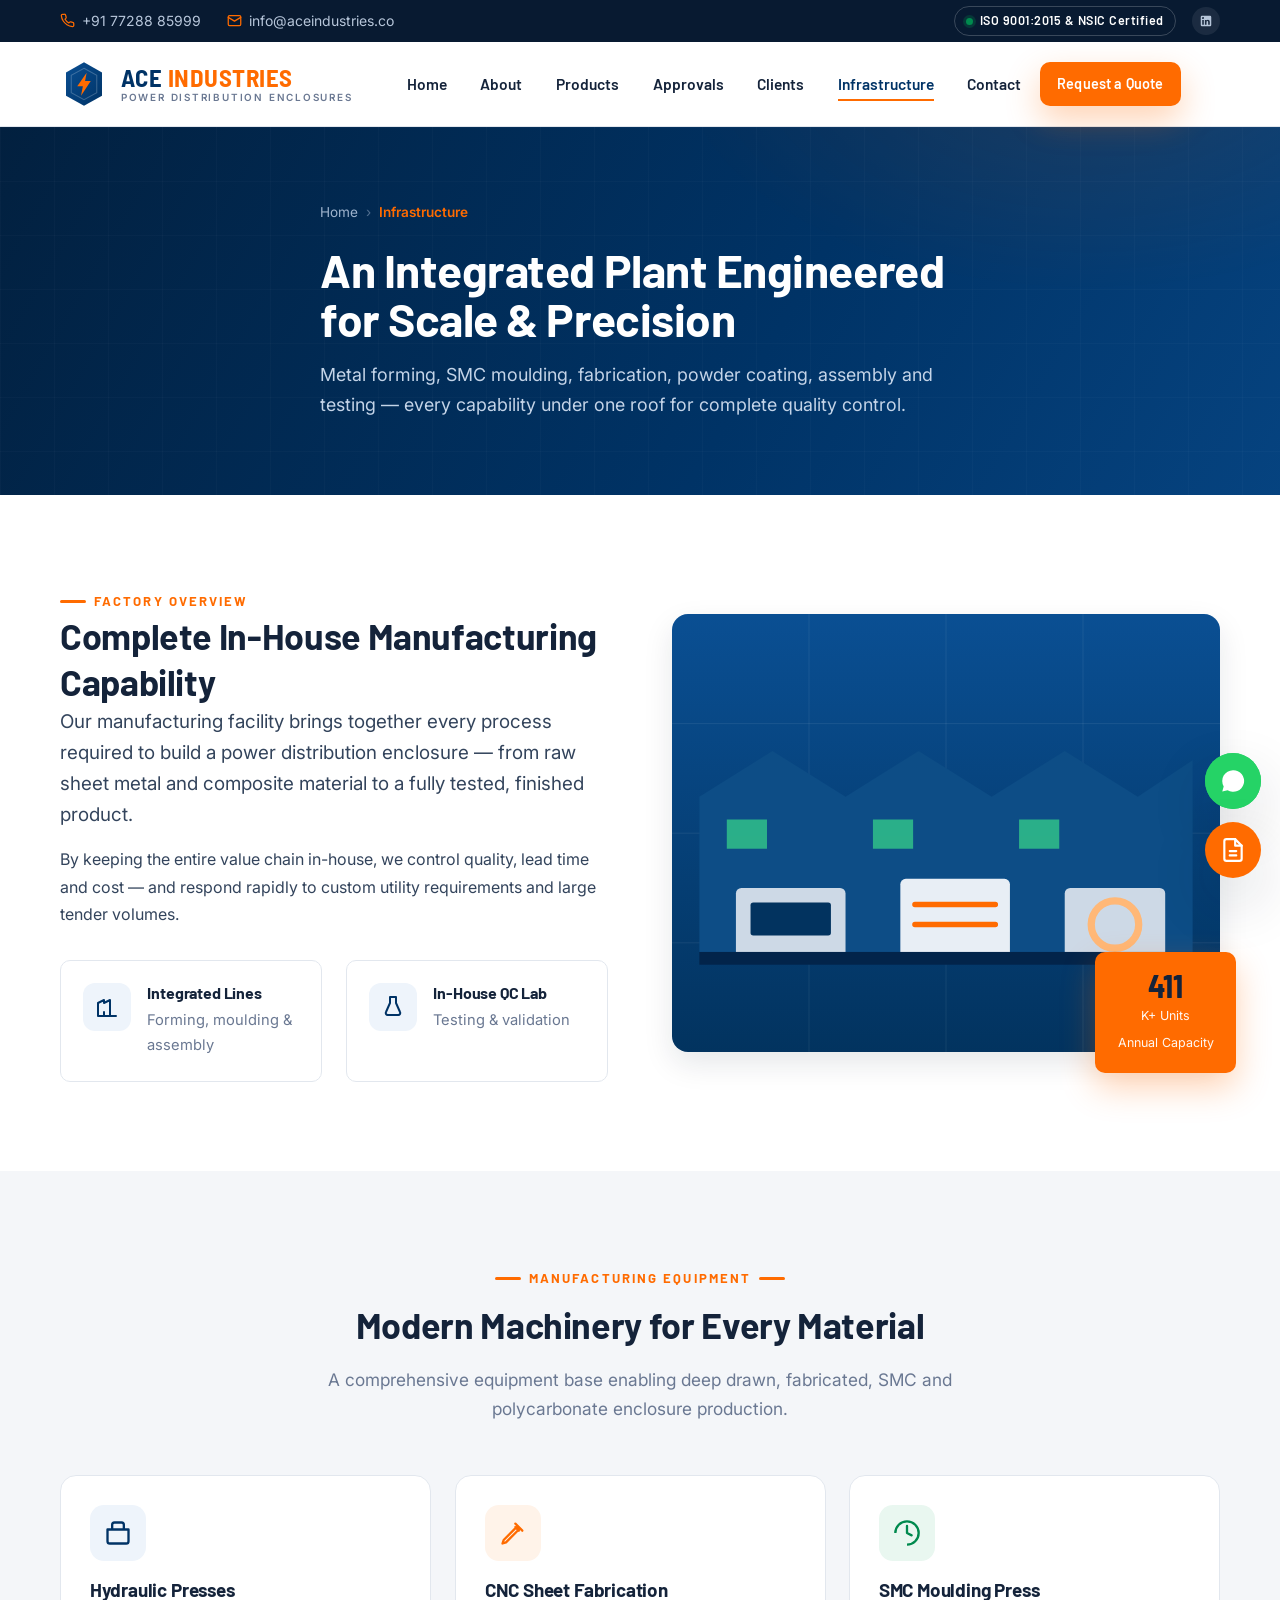
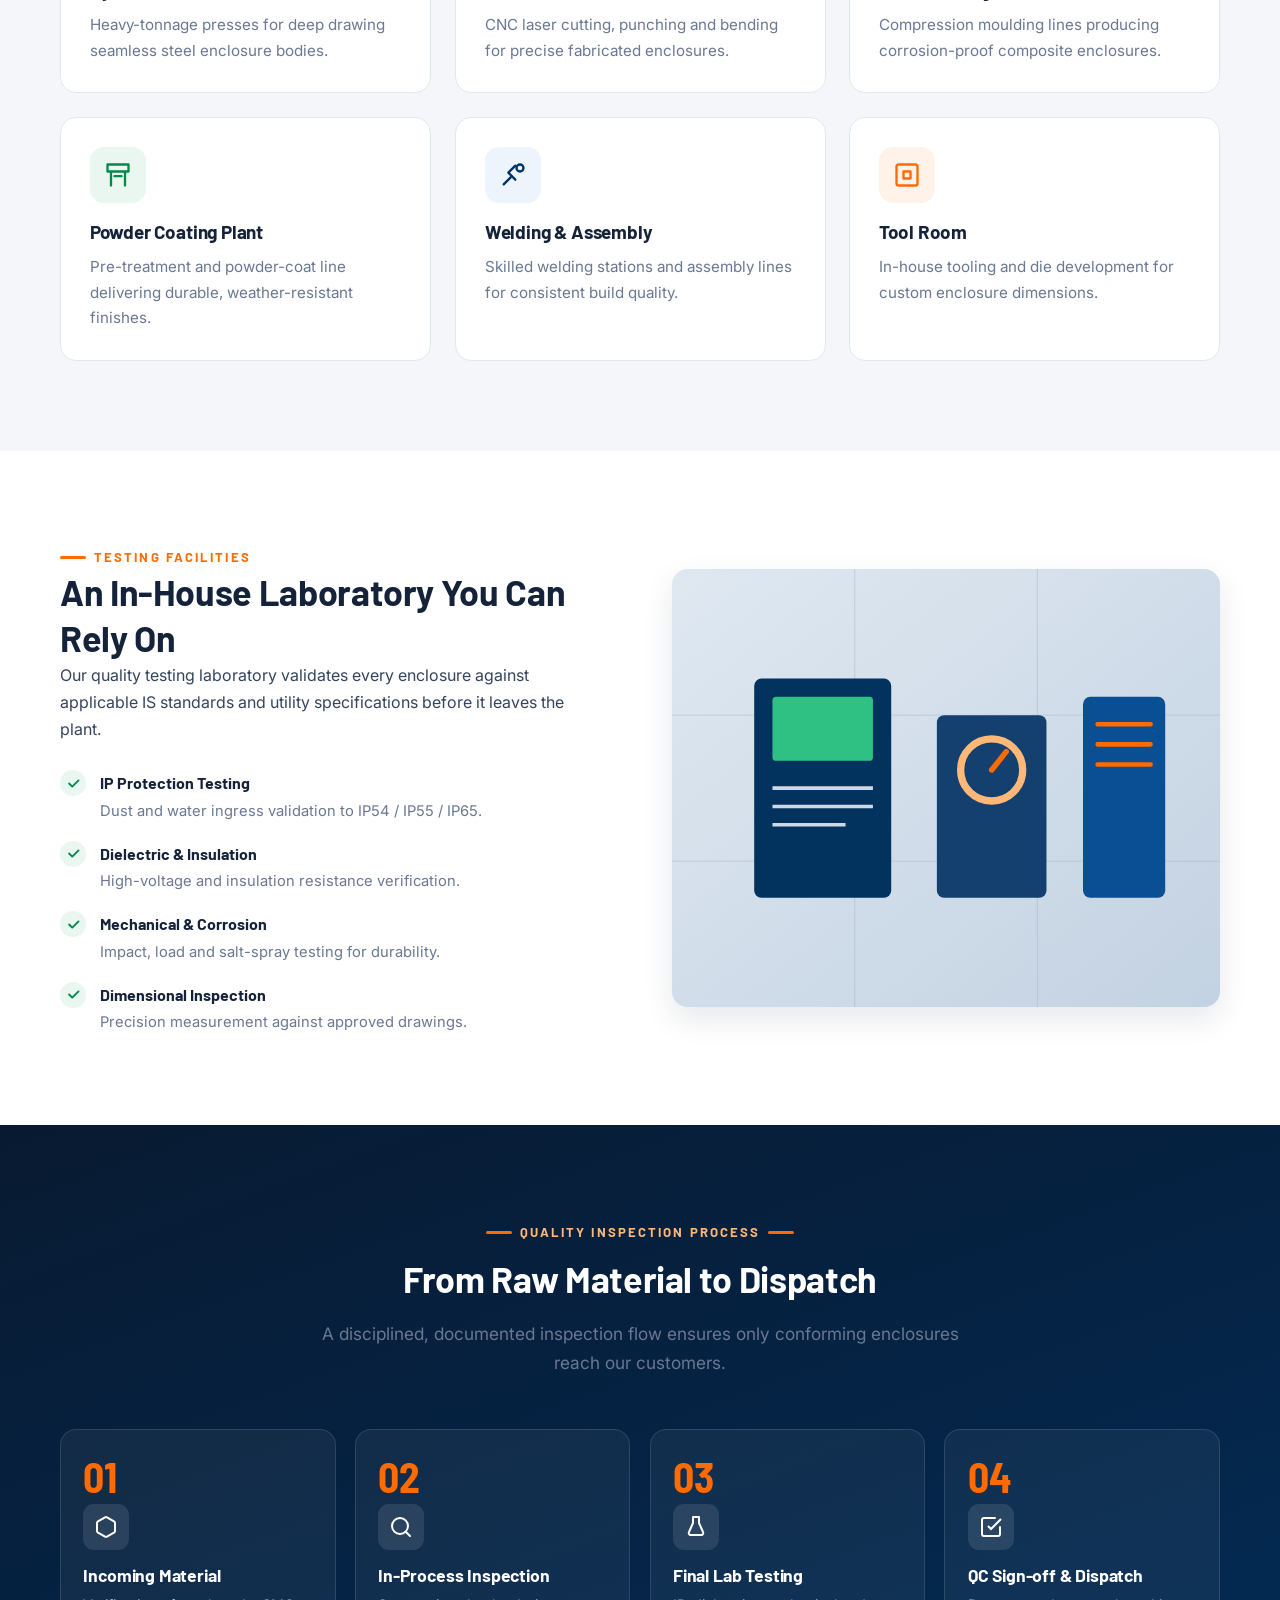
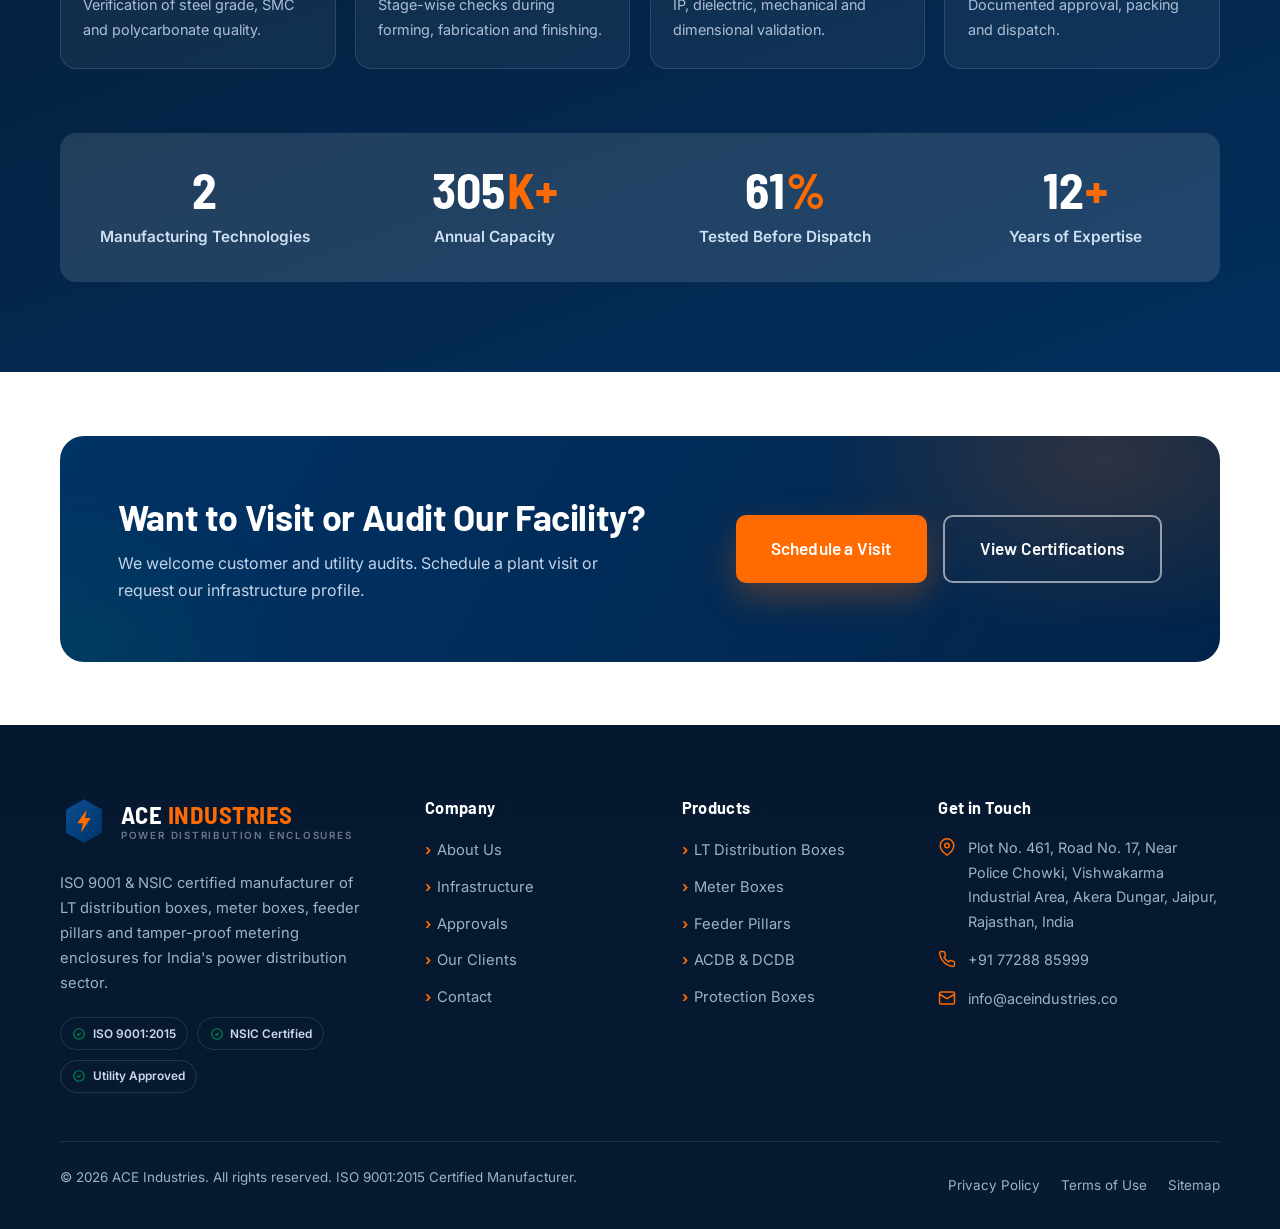
<file: infrastructure.html>
<!DOCTYPE html>
<html lang="en">
<head>
  <meta charset="UTF-8" />
  <meta name="viewport" content="width=device-width, initial-scale=1.0" />
  <title>Infrastructure &amp; Manufacturing Facility | ACE Industries</title>
  <meta name="description" content="Explore ACE Industries' integrated manufacturing facility — deep drawing, fabrication, SMC moulding, powder coating, assembly lines, testing laboratory and quality inspection for power distribution enclosures." />
  <meta name="keywords" content="electrical enclosure manufacturing facility, SMC moulding plant India, powder coating, enclosure testing laboratory, power distribution equipment factory" />
  <link rel="canonical" href="https://www.aceindustries.co/infrastructure.html" />
  <meta property="og:type" content="website" />
  <meta property="og:title" content="Infrastructure & Manufacturing Facility — ACE Industries" />
  <meta property="og:description" content="An integrated plant engineered for scale, precision and quality." />
  <meta property="og:url" content="https://www.aceindustries.co/infrastructure.html" />
  <meta property="og:image" content="https://www.aceindustries.co/assets/og-image.svg" />
  <meta name="theme-color" content="#003366" />
  <link rel="icon" type="image/svg+xml" href="assets/favicon.svg" />
  <link rel="manifest" href="site.webmanifest" />
  <link rel="preconnect" href="https://fonts.googleapis.com" />
  <link rel="preconnect" href="https://fonts.gstatic.com" crossorigin />
  <link href="https://fonts.googleapis.com/css2?family=Barlow+Semi+Condensed:wght@500;600;700&family=Barlow:wght@500;600;700;800&family=Inter:wght@400;500;600;700&display=swap" rel="stylesheet" />
  <link rel="stylesheet" href="css/style.css" />
  <script type="application/ld+json">
  {
    "@context": "https://schema.org",
    "@type": "WebPage",
    "name": "Infrastructure — ACE Industries",
    "url": "https://www.aceindustries.co/infrastructure.html",
    "breadcrumb": {
      "@type": "BreadcrumbList",
      "itemListElement": [
        {"@type": "ListItem", "position": 1, "name": "Home", "item": "https://www.aceindustries.co/"},
        {"@type": "ListItem", "position": 2, "name": "Infrastructure", "item": "https://www.aceindustries.co/infrastructure.html"}
      ]
    }
  }
  </script>
</head>
<body>
  <!-- TOP BAR -->
  <div class="topbar">
    <div class="container topbar__inner">
      <div class="topbar__contact">
        <a class="topbar__item" href="tel:+917728885999"><svg viewBox="0 0 24 24" fill="none" stroke="currentColor" stroke-width="2"><path d="M22 16.92v3a2 2 0 0 1-2.18 2 19.79 19.79 0 0 1-8.63-3.07 19.5 19.5 0 0 1-6-6 19.79 19.79 0 0 1-3.07-8.67A2 2 0 0 1 4.11 2h3a2 2 0 0 1 2 1.72c.13.96.36 1.9.7 2.81a2 2 0 0 1-.45 2.11L8.09 9.91a16 16 0 0 0 6 6l1.27-1.27a2 2 0 0 1 2.11-.45c.91.34 1.85.57 2.81.7A2 2 0 0 1 22 16.92Z" stroke-linecap="round" stroke-linejoin="round"/></svg> +91 77288 85999</a>
        <a class="topbar__item" href="mailto:info@aceindustries.co"><svg viewBox="0 0 24 24" fill="none" stroke="currentColor" stroke-width="2"><rect x="2" y="4" width="20" height="16" rx="2"/><path d="m22 7-10 6L2 7" stroke-linecap="round" stroke-linejoin="round"/></svg> info@aceindustries.co</a>
      </div>
      <div class="topbar__badges">
        <span class="topbar__iso"><span class="dot"></span> ISO 9001:2015 &amp; NSIC Certified</span>
        <div class="topbar__social"><a href="#" aria-label="LinkedIn"><svg viewBox="0 0 24 24" fill="currentColor"><path d="M19 3a2 2 0 0 1 2 2v14a2 2 0 0 1-2 2H5a2 2 0 0 1-2-2V5a2 2 0 0 1 2-2h14m-.5 15.5v-5.3a3.26 3.26 0 0 0-3.26-3.26c-.85 0-1.84.52-2.32 1.3v-1.11h-2.79v8.37h2.79v-4.93c0-.77.62-1.4 1.39-1.4a1.4 1.4 0 0 1 1.4 1.4v4.93h2.79M6.88 8.56a1.68 1.68 0 0 0 1.68-1.68c0-.93-.75-1.69-1.68-1.69a1.69 1.69 0 0 0-1.69 1.69c0 .93.76 1.68 1.69 1.68m1.39 9.94v-8.37H5.5v8.37h2.77Z"/></svg></a></div>
      </div>
    </div>
  </div>
  <!-- HEADER -->
  <header class="header" data-header>
    <div class="container header__inner">
      <a class="brand" href="index.html" aria-label="ACE Industries home"><svg class="brand__mark" viewBox="0 0 64 64" aria-hidden="true"><defs><linearGradient id="hb" x1="0" y1="0" x2="1" y2="1"><stop offset="0" stop-color="#0a4f93"/><stop offset="1" stop-color="#003366"/></linearGradient></defs><path d="M32 3 56 16.5v31L32 61 8 47.5v-31z" fill="url(#hb)"/><path d="M32 11 49 20.5v23L32 53 15 43.5v-23z" fill="none" stroke="#ffffff" stroke-opacity=".22" stroke-width="1.4"/><path d="M35.5 17 23 35h7.5l-2.5 12.5L41 28h-7.6z" fill="#ff6b00"/></svg><span class="brand__text"><span class="brand__name">ACE<span> INDUSTRIES</span></span><span class="brand__tag">Power Distribution Enclosures</span></span></a>
      <nav class="nav" data-nav aria-label="Primary">
        <a class="nav__link" href="index.html">Home</a><a class="nav__link" href="about.html">About</a><a class="nav__link" href="products.html">Products</a><a class="nav__link" href="approvals.html">Approvals</a><a class="nav__link" href="clients.html">Clients</a><a class="nav__link" href="infrastructure.html">Infrastructure</a><a class="nav__link" href="contact.html">Contact</a>
        <div class="nav__cta"><a class="btn btn--secondary btn--sm" href="contact.html">Request a Quote</a></div>
      </nav>
      <div class="header__actions"><button class="nav-toggle" data-nav-toggle aria-label="Open menu" aria-expanded="false"><span></span></button></div>
    </div>
  </header>
  <div class="nav-backdrop" data-nav-backdrop></div>

  <main>
    <!-- PAGE HERO -->
    <section class="page-hero">
      <div class="container page-hero__inner">
        <nav class="breadcrumbs" aria-label="Breadcrumb"><a href="index.html">Home</a><span class="sep">›</span><span aria-current="page">Infrastructure</span></nav>
        <h1>An Integrated Plant Engineered for Scale &amp; Precision</h1>
        <p>Metal forming, SMC moulding, fabrication, powder coating, assembly and testing — every capability under one roof for complete quality control.</p>
      </div>
    </section>

    <!-- FACTORY OVERVIEW -->
    <section class="section">
      <div class="container">
        <div class="split">
          <div class="split__content" data-reveal>
            <span class="eyebrow">Factory Overview</span>
            <h2>Complete In-House Manufacturing Capability</h2>
            <p class="lead">Our manufacturing facility brings together every process required to build a power distribution enclosure — from raw sheet metal and composite material to a fully tested, finished product.</p>
            <p>By keeping the entire value chain in-house, we control quality, lead time and cost — and respond rapidly to custom utility requirements and large tender volumes.</p>
            <div class="grid grid-2 mt-6">
              <div class="contact-info-card"><span class="contact-info-card__ic"><svg viewBox="0 0 24 24" fill="none" stroke="currentColor" stroke-width="2"><path d="M3 21V8l6-3v3l6-3v16M9 21v-4M15 21V10M3 21h18" stroke-linecap="round" stroke-linejoin="round"/></svg></span><div><h4>Integrated Lines</h4><p>Forming, moulding &amp; assembly</p></div></div>
              <div class="contact-info-card"><span class="contact-info-card__ic"><svg viewBox="0 0 24 24" fill="none" stroke="currentColor" stroke-width="2"><path d="M9 2h6v6l4 9a2 2 0 0 1-2 3H7a2 2 0 0 1-2-3l4-9V2Z" stroke-linecap="round" stroke-linejoin="round"/></svg></span><div><h4>In-House QC Lab</h4><p>Testing &amp; validation</p></div></div>
            </div>
          </div>
          <div class="split__media" data-reveal data-reveal-delay="1">
            <div class="split__img">
              <svg viewBox="0 0 600 480" preserveAspectRatio="xMidYMid slice" role="img" aria-label="ACE Industries factory overview">
                <defs><linearGradient id="if1" x1="0" y1="0" x2="0" y2="1"><stop offset="0" stop-color="#0a4f93"/><stop offset="1" stop-color="#02335f"/></linearGradient></defs>
                <rect width="600" height="480" fill="url(#if1)"/>
                <g stroke="#ffffff" stroke-opacity=".08"><path d="M0 120H600M0 240H600M0 360H600M150 0V480M300 0V480M450 0V480"/></g>
                <path d="M30 200 110 150 190 200 270 150 350 200 430 150 510 200 570 160V370H30Z" fill="#0d4d86"/>
                <g fill="#38d98a" opacity=".7"><rect x="60" y="225" width="44" height="32"/><rect x="220" y="225" width="44" height="32"/><rect x="380" y="225" width="44" height="32"/></g>
                <rect x="70" y="300" width="120" height="80" rx="6" fill="#cdd9e6"/><rect x="86" y="316" width="88" height="36" rx="3" fill="#02335f"/>
                <rect x="250" y="290" width="120" height="90" rx="6" fill="#e8eef5"/><g stroke="#ff6b00" stroke-width="6" stroke-linecap="round"><path d="M266 318h88M266 340h88"/></g>
                <rect x="430" y="300" width="110" height="80" rx="6" fill="#cdd9e6"/><circle cx="485" cy="340" r="26" fill="none" stroke="#ffb877" stroke-width="8"/>
                <rect x="30" y="370" width="540" height="14" fill="#02244a"/>
              </svg>
            </div>
            <div class="split__badge"><strong data-count="500">0</strong><span>K+ Units<br>Annual Capacity</span></div>
          </div>
        </div>
      </div>
    </section>

    <!-- MANUFACTURING EQUIPMENT -->
    <section class="section section--alt">
      <div class="container">
        <div class="section-head section-head--center" data-reveal>
          <span class="eyebrow eyebrow--center">Manufacturing Equipment</span>
          <h2>Modern Machinery for Every Material</h2>
          <p>A comprehensive equipment base enabling deep drawn, fabricated, SMC and polycarbonate enclosure production.</p>
        </div>
        <div class="grid grid-3">
          <div class="feature-card" data-reveal><div class="feature-card__icon"><svg viewBox="0 0 24 24" fill="none" stroke="currentColor" stroke-width="2"><path d="M3 9h18v10a2 2 0 0 1-2 2H5a2 2 0 0 1-2-2V9ZM7 9V5a2 2 0 0 1 2-2h6a2 2 0 0 1 2 2v4" stroke-linecap="round" stroke-linejoin="round"/></svg></div><h3>Hydraulic Presses</h3><p>Heavy-tonnage presses for deep drawing seamless steel enclosure bodies.</p></div>
          <div class="feature-card feature-card--orange" data-reveal data-reveal-delay="1"><div class="feature-card__icon"><svg viewBox="0 0 24 24" fill="none" stroke="currentColor" stroke-width="2"><path d="M14 4 20 10M3 21l3-1 11-11-2-2L4 18l-1 3ZM14 7l3 3" stroke-linecap="round" stroke-linejoin="round"/></svg></div><h3>CNC Sheet Fabrication</h3><p>CNC laser cutting, punching and bending for precise fabricated enclosures.</p></div>
          <div class="feature-card feature-card--green" data-reveal data-reveal-delay="2"><div class="feature-card__icon"><svg viewBox="0 0 24 24" fill="none" stroke="currentColor" stroke-width="2"><path d="M12 22a10 10 0 1 0-10-10"/><path d="M12 6v6l4 2" stroke-linecap="round" stroke-linejoin="round"/></svg></div><h3>SMC Moulding Press</h3><p>Compression moulding lines producing corrosion-proof composite enclosures.</p></div>
          <div class="feature-card feature-card--green" data-reveal><div class="feature-card__icon"><svg viewBox="0 0 24 24" fill="none" stroke="currentColor" stroke-width="2"><path d="M3 3h18v6H3zM6 9v12M18 9v12M9 13h6" stroke-linecap="round" stroke-linejoin="round"/></svg></div><h3>Powder Coating Plant</h3><p>Pre-treatment and powder-coat line delivering durable, weather-resistant finishes.</p></div>
          <div class="feature-card" data-reveal data-reveal-delay="1"><div class="feature-card__icon"><svg viewBox="0 0 24 24" fill="none" stroke="currentColor" stroke-width="2"><path d="M14 4 8 10l6 6M4 20l6-6" stroke-linecap="round" stroke-linejoin="round"/><circle cx="18" cy="6" r="3"/></svg></div><h3>Welding &amp; Assembly</h3><p>Skilled welding stations and assembly lines for consistent build quality.</p></div>
          <div class="feature-card feature-card--orange" data-reveal data-reveal-delay="2"><div class="feature-card__icon"><svg viewBox="0 0 24 24" fill="none" stroke="currentColor" stroke-width="2"><rect x="3" y="3" width="18" height="18" rx="2"/><path d="M9 9h6v6H9z" stroke-linecap="round" stroke-linejoin="round"/></svg></div><h3>Tool Room</h3><p>In-house tooling and die development for custom enclosure dimensions.</p></div>
        </div>
      </div>
    </section>

    <!-- TESTING FACILITIES -->
    <section class="section">
      <div class="container">
        <div class="split split--reverse">
          <div class="split__media" data-reveal>
            <div class="split__img">
              <svg viewBox="0 0 600 480" preserveAspectRatio="xMidYMid slice" role="img" aria-label="Testing laboratory">
                <defs><linearGradient id="tl1" x1="0" y1="0" x2="1" y2="1"><stop offset="0" stop-color="#dfe8f1"/><stop offset="1" stop-color="#c3d2e2"/></linearGradient></defs>
                <rect width="600" height="480" fill="url(#tl1)"/>
                <g stroke="#9fb1c6" stroke-opacity=".5"><path d="M0 160H600M0 320H600M200 0V480M400 0V480"/></g>
                <rect x="90" y="120" width="150" height="240" rx="8" fill="#02335f"/><rect x="110" y="140" width="110" height="70" rx="4" fill="#38d98a" opacity=".85"/><g stroke="#cdd9e6" stroke-width="4"><path d="M110 240h110M110 260h110M110 280h80"/></g>
                <rect x="290" y="160" width="120" height="200" rx="8" fill="#13406e"/><circle cx="350" cy="220" r="34" fill="none" stroke="#ffb877" stroke-width="8"/><path d="M350 220 366 200" stroke="#ff6b00" stroke-width="6" stroke-linecap="round"/>
                <rect x="450" y="140" width="90" height="220" rx="8" fill="#0a4f93"/><g stroke="#ff6b00" stroke-width="5" stroke-linecap="round"><path d="M466 170h58M466 192h58M466 214h58"/></g>
              </svg>
            </div>
          </div>
          <div class="split__content" data-reveal data-reveal-delay="1">
            <span class="eyebrow">Testing Facilities</span>
            <h2>An In-House Laboratory You Can Rely On</h2>
            <p>Our quality testing laboratory validates every enclosure against applicable IS standards and utility specifications before it leaves the plant.</p>
            <ul class="split__list">
              <li><span class="tick"><svg viewBox="0 0 24 24" fill="none" stroke="currentColor" stroke-width="3"><path d="m5 12 5 5L20 7" stroke-linecap="round" stroke-linejoin="round"/></svg></span><div><strong>IP Protection Testing</strong><p>Dust and water ingress validation to IP54 / IP55 / IP65.</p></div></li>
              <li><span class="tick"><svg viewBox="0 0 24 24" fill="none" stroke="currentColor" stroke-width="3"><path d="m5 12 5 5L20 7" stroke-linecap="round" stroke-linejoin="round"/></svg></span><div><strong>Dielectric &amp; Insulation</strong><p>High-voltage and insulation resistance verification.</p></div></li>
              <li><span class="tick"><svg viewBox="0 0 24 24" fill="none" stroke="currentColor" stroke-width="3"><path d="m5 12 5 5L20 7" stroke-linecap="round" stroke-linejoin="round"/></svg></span><div><strong>Mechanical &amp; Corrosion</strong><p>Impact, load and salt-spray testing for durability.</p></div></li>
              <li><span class="tick"><svg viewBox="0 0 24 24" fill="none" stroke="currentColor" stroke-width="3"><path d="m5 12 5 5L20 7" stroke-linecap="round" stroke-linejoin="round"/></svg></span><div><strong>Dimensional Inspection</strong><p>Precision measurement against approved drawings.</p></div></li>
            </ul>
          </div>
        </div>
      </div>
    </section>

    <!-- QUALITY INSPECTION PROCESS -->
    <section class="section section--ink">
      <div class="container">
        <div class="section-head section-head--center" data-reveal>
          <span class="eyebrow eyebrow--center">Quality Inspection Process</span>
          <h2>From Raw Material to Dispatch</h2>
          <p>A disciplined, documented inspection flow ensures only conforming enclosures reach our customers.</p>
        </div>
        <div class="process" data-reveal>
          <div class="process-step"><div class="process-step__num"></div><div class="process-step__icon"><svg viewBox="0 0 24 24" fill="none" stroke="currentColor" stroke-width="2"><path d="M21 16V8a2 2 0 0 0-1-1.73l-7-4a2 2 0 0 0-2 0l-7 4A2 2 0 0 0 3 8v8a2 2 0 0 0 1 1.73l7 4a2 2 0 0 0 2 0l7-4A2 2 0 0 0 21 16Z" stroke-linecap="round" stroke-linejoin="round"/></svg></div><h3>Incoming Material</h3><p>Verification of steel grade, SMC and polycarbonate quality.</p></div>
          <div class="process-step"><div class="process-step__num"></div><div class="process-step__icon"><svg viewBox="0 0 24 24" fill="none" stroke="currentColor" stroke-width="2"><circle cx="11" cy="11" r="8"/><path d="m21 21-4.3-4.3" stroke-linecap="round" stroke-linejoin="round"/></svg></div><h3>In-Process Inspection</h3><p>Stage-wise checks during forming, fabrication and finishing.</p></div>
          <div class="process-step"><div class="process-step__num"></div><div class="process-step__icon"><svg viewBox="0 0 24 24" fill="none" stroke="currentColor" stroke-width="2"><path d="M9 2h6v6l4 9a2 2 0 0 1-2 3H7a2 2 0 0 1-2-3l4-9V2Z" stroke-linecap="round" stroke-linejoin="round"/></svg></div><h3>Final Lab Testing</h3><p>IP, dielectric, mechanical and dimensional validation.</p></div>
          <div class="process-step"><div class="process-step__num"></div><div class="process-step__icon"><svg viewBox="0 0 24 24" fill="none" stroke="currentColor" stroke-width="2"><path d="m9 11 3 3L22 4"/><path d="M21 12v7a2 2 0 0 1-2 2H5a2 2 0 0 1-2-2V5a2 2 0 0 1 2-2h11" stroke-linecap="round" stroke-linejoin="round"/></svg></div><h3>QC Sign-off &amp; Dispatch</h3><p>Documented approval, packing and dispatch.</p></div>
        </div>
        <div class="stats mt-8" data-reveal>
          <div class="stat"><div class="stat__num"><span data-count="4">0</span></div><div class="stat__label">Manufacturing Technologies</div></div>
          <div class="stat"><div class="stat__num"><span data-count="500">0</span><span class="suffix">K+</span></div><div class="stat__label">Annual Capacity</div></div>
          <div class="stat"><div class="stat__num"><span data-count="100">0</span><span class="suffix">%</span></div><div class="stat__label">Tested Before Dispatch</div></div>
          <div class="stat"><div class="stat__num"><span data-count="20">0</span><span class="suffix">+</span></div><div class="stat__label">Years of Expertise</div></div>
        </div>
      </div>
    </section>

    <!-- CTA -->
    <section class="section section--tight">
      <div class="container">
        <div class="cta-band" data-reveal>
          <div class="cta-band__inner">
            <div><h2>Want to Visit or Audit Our Facility?</h2><p>We welcome customer and utility audits. Schedule a plant visit or request our infrastructure profile.</p></div>
            <div class="cta-band__actions"><a class="btn btn--secondary btn--lg" href="contact.html">Schedule a Visit</a><a class="btn btn--ghost btn--lg" href="approvals.html">View Certifications</a></div>
          </div>
        </div>
      </div>
    </section>
  </main>

  <!-- FOOTER -->
  <footer class="footer">
    <div class="container">
      <div class="footer__top">
        <div class="footer__brand">
          <a class="brand" href="index.html" aria-label="ACE Industries home"><svg class="brand__mark" viewBox="0 0 64 64" aria-hidden="true"><defs><linearGradient id="fb" x1="0" y1="0" x2="1" y2="1"><stop offset="0" stop-color="#0a4f93"/><stop offset="1" stop-color="#003366"/></linearGradient></defs><path d="M32 3 56 16.5v31L32 61 8 47.5v-31z" fill="url(#fb)"/><path d="M35.5 17 23 35h7.5l-2.5 12.5L41 28h-7.6z" fill="#ff6b00"/></svg><span class="brand__text"><span class="brand__name">ACE<span> INDUSTRIES</span></span><span class="brand__tag">Power Distribution Enclosures</span></span></a>
          <p class="footer__about">ISO 9001 &amp; NSIC certified manufacturer of LT distribution boxes, meter boxes, feeder pillars and tamper-proof metering enclosures for India's power distribution sector.</p>
          <div class="footer__certs"><span class="footer__cert"><svg viewBox="0 0 24 24" fill="none" stroke="currentColor" stroke-width="2"><path d="m9 12 2 2 4-4"/><circle cx="12" cy="12" r="9"/></svg> ISO 9001:2015</span><span class="footer__cert"><svg viewBox="0 0 24 24" fill="none" stroke="currentColor" stroke-width="2"><path d="m9 12 2 2 4-4"/><circle cx="12" cy="12" r="9"/></svg> NSIC Certified</span><span class="footer__cert"><svg viewBox="0 0 24 24" fill="none" stroke="currentColor" stroke-width="2"><path d="m9 12 2 2 4-4"/><circle cx="12" cy="12" r="9"/></svg> Utility Approved</span></div>
        </div>
        <div><h4>Company</h4><ul class="footer__links"><li><a href="about.html">About Us</a></li><li><a href="infrastructure.html">Infrastructure</a></li><li><a href="approvals.html">Approvals</a></li><li><a href="clients.html">Our Clients</a></li><li><a href="contact.html">Contact</a></li></ul></div>
        <div><h4>Products</h4><ul class="footer__links"><li><a href="products.html#distribution">LT Distribution Boxes</a></li><li><a href="products.html#metering">Meter Boxes</a></li><li><a href="products.html#feeder">Feeder Pillars</a></li><li><a href="products.html#solar">ACDB &amp; DCDB</a></li><li><a href="products.html#protection">Protection Boxes</a></li></ul></div>
        <div><h4>Get in Touch</h4><ul class="footer__contact"><li><svg viewBox="0 0 24 24" fill="none" stroke="currentColor" stroke-width="2"><path d="M21 10c0 7-9 13-9 13s-9-6-9-13a9 9 0 0 1 18 0Z"/><circle cx="12" cy="10" r="3"/></svg> Plot No. 461, Road No. 17, Near Police Chowki, Vishwakarma Industrial Area, Akera Dungar, Jaipur, Rajasthan, India</li><li><svg viewBox="0 0 24 24" fill="none" stroke="currentColor" stroke-width="2"><path d="M22 16.92v3a2 2 0 0 1-2.18 2 19.79 19.79 0 0 1-8.63-3.07 19.5 19.5 0 0 1-6-6 19.79 19.79 0 0 1-3.07-8.67A2 2 0 0 1 4.11 2h3a2 2 0 0 1 2 1.72c.13.96.36 1.9.7 2.81a2 2 0 0 1-.45 2.11L8.09 9.91a16 16 0 0 0 6 6l1.27-1.27a2 2 0 0 1 2.11-.45c.91.34 1.85.57 2.81.7A2 2 0 0 1 22 16.92Z"/></svg> <a href="tel:+917728885999">+91 77288 85999</a></li><li><svg viewBox="0 0 24 24" fill="none" stroke="currentColor" stroke-width="2"><rect x="2" y="4" width="20" height="16" rx="2"/><path d="m22 7-10 6L2 7"/></svg> <a href="mailto:info@aceindustries.co">info@aceindustries.co</a></li></ul></div>
      </div>
      <div class="footer__bottom"><p>© <span data-year>2025</span> ACE Industries. All rights reserved. ISO 9001:2015 Certified Manufacturer.</p><div class="footer__bottom-links"><a href="#">Privacy Policy</a><a href="#">Terms of Use</a><a href="sitemap.xml">Sitemap</a></div></div>
    </div>
  </footer>

  <div class="floating-actions">
    <a class="fab fab--whatsapp fab--pulse" href="https://wa.me/917728885999?text=Hello%20ACE%20Industries" target="_blank" rel="noopener" aria-label="Chat on WhatsApp"><span class="fab__tooltip">Chat on WhatsApp</span><svg viewBox="0 0 24 24" fill="currentColor"><path d="M17.5 14.4c-.3-.2-1.7-.9-2-1-.3-.1-.5-.1-.6.2-.2.3-.7.9-.8 1-.2.2-.3.2-.6.1-.3-.2-1.2-.5-2.3-1.4-.9-.8-1.4-1.7-1.6-2-.2-.3 0-.5.1-.6l.4-.5c.1-.2.2-.3.3-.5.1-.2 0-.4 0-.5 0-.2-.6-1.5-.9-2-.2-.5-.4-.4-.6-.4h-.5c-.2 0-.5.1-.7.3-.3.3-1 .9-1 2.3s1 2.7 1.2 2.9c.1.2 2 3.1 4.9 4.3.7.3 1.2.5 1.6.6.7.2 1.3.2 1.8.1.5-.1 1.7-.7 1.9-1.4.2-.7.2-1.2.2-1.4-.1-.1-.3-.2-.6-.3M12 2a10 10 0 0 0-8.6 15l-1.3 4.8 4.9-1.3A10 10 0 1 0 12 2Z"/></svg></a>
    <a class="fab fab--inquiry" href="contact.html" aria-label="Request a quote"><span class="fab__tooltip">Request a Quote</span><svg viewBox="0 0 24 24" fill="none" stroke="currentColor" stroke-width="2"><path d="M14 2H6a2 2 0 0 0-2 2v16a2 2 0 0 0 2 2h12a2 2 0 0 0 2-2V8z"/><path d="M14 2v6h6M9 13h6M9 17h6" stroke-linecap="round" stroke-linejoin="round"/></svg></a>
  </div>
  <button class="back-to-top" data-back-to-top aria-label="Back to top"><svg viewBox="0 0 24 24" fill="none" stroke="currentColor" stroke-width="2"><path d="m18 15-6-6-6 6" stroke-linecap="round" stroke-linejoin="round"/></svg></button>
  <div class="sticky-cta"><a class="btn btn--outline btn--sm" href="tel:+917728885999"><svg viewBox="0 0 24 24" fill="none" stroke="currentColor" stroke-width="2"><path d="M22 16.92v3a2 2 0 0 1-2.18 2 19.79 19.79 0 0 1-8.63-3.07 19.5 19.5 0 0 1-6-6 19.79 19.79 0 0 1-3.07-8.67A2 2 0 0 1 4.11 2h3a2 2 0 0 1 2 1.72c.13.96.36 1.9.7 2.81a2 2 0 0 1-.45 2.11L8.09 9.91a16 16 0 0 0 6 6l1.27-1.27a2 2 0 0 1 2.11-.45c.91.34 1.85.57 2.81.7A2 2 0 0 1 22 16.92Z" stroke-linecap="round" stroke-linejoin="round"/></svg> Call</a><a class="btn btn--secondary btn--sm" href="contact.html">Request a Quote</a></div>
  <script src="js/main.js"></script>
</body>
</html>
</file>
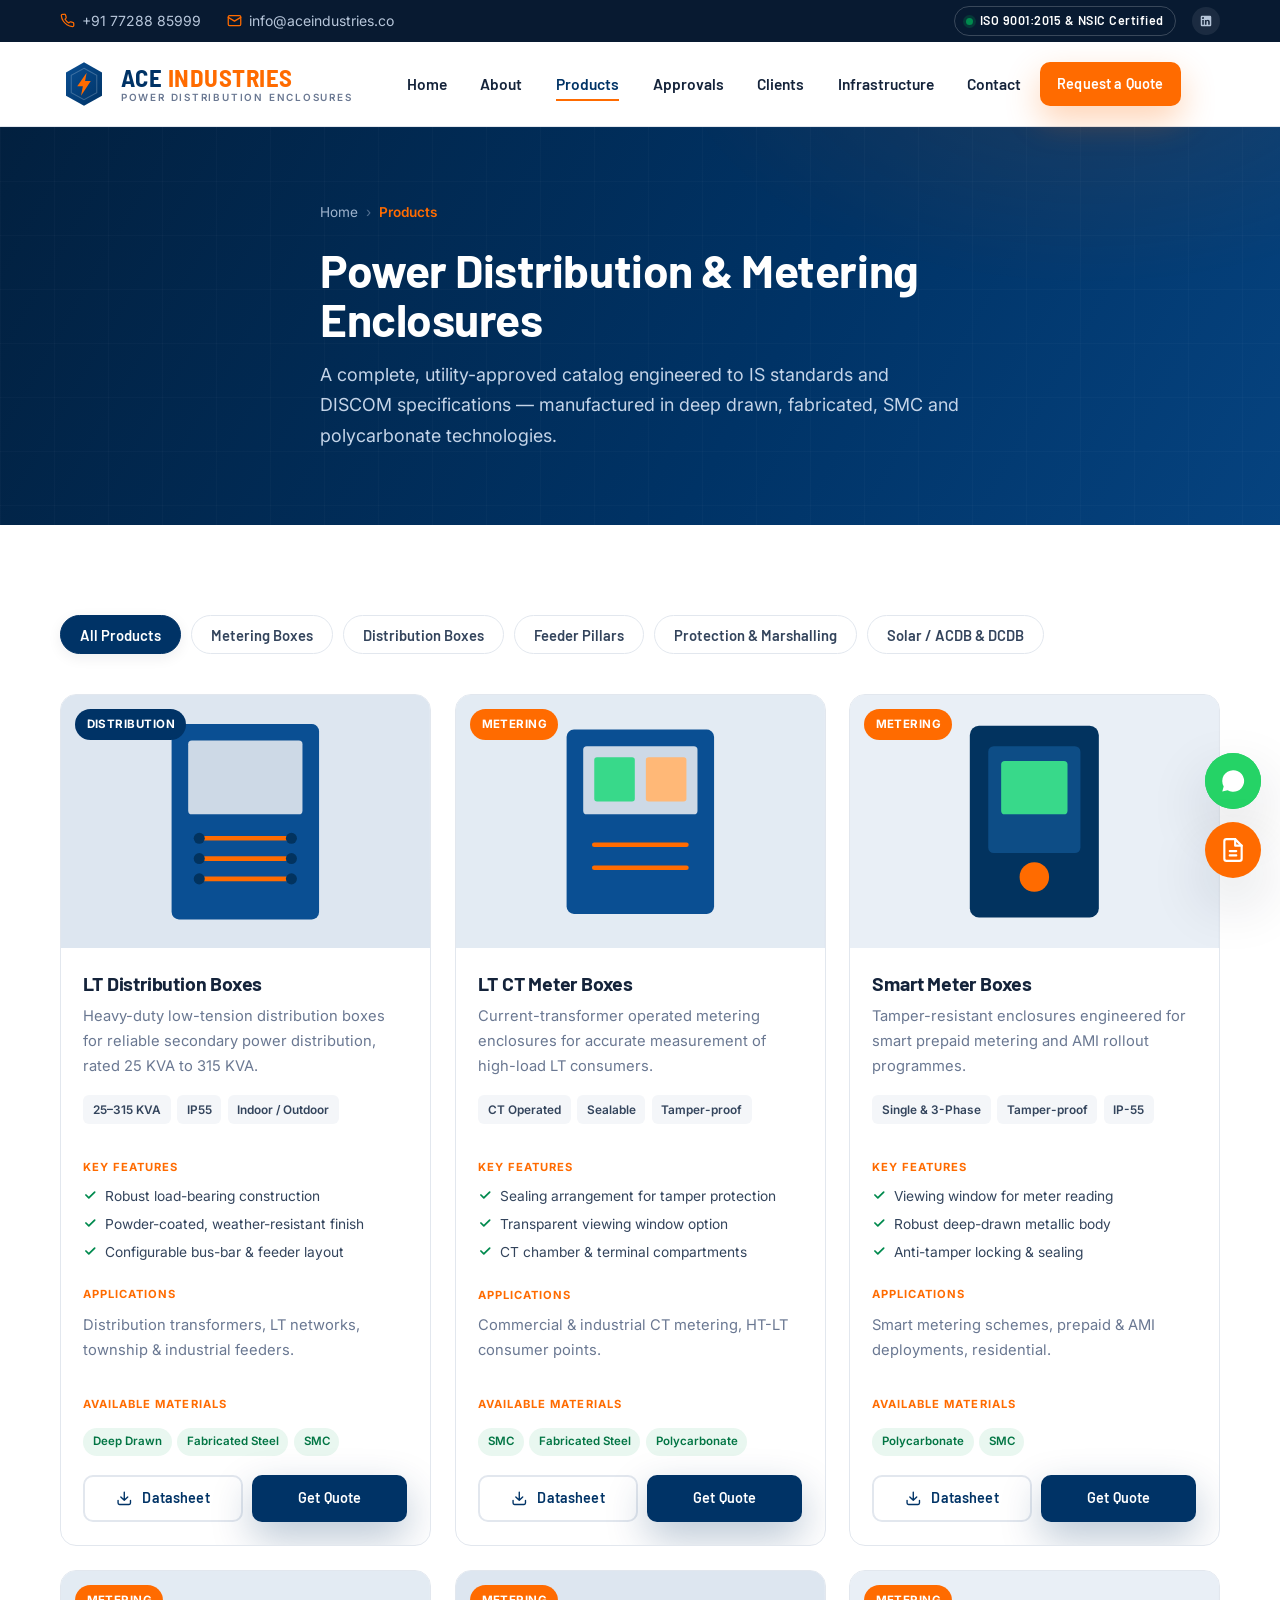
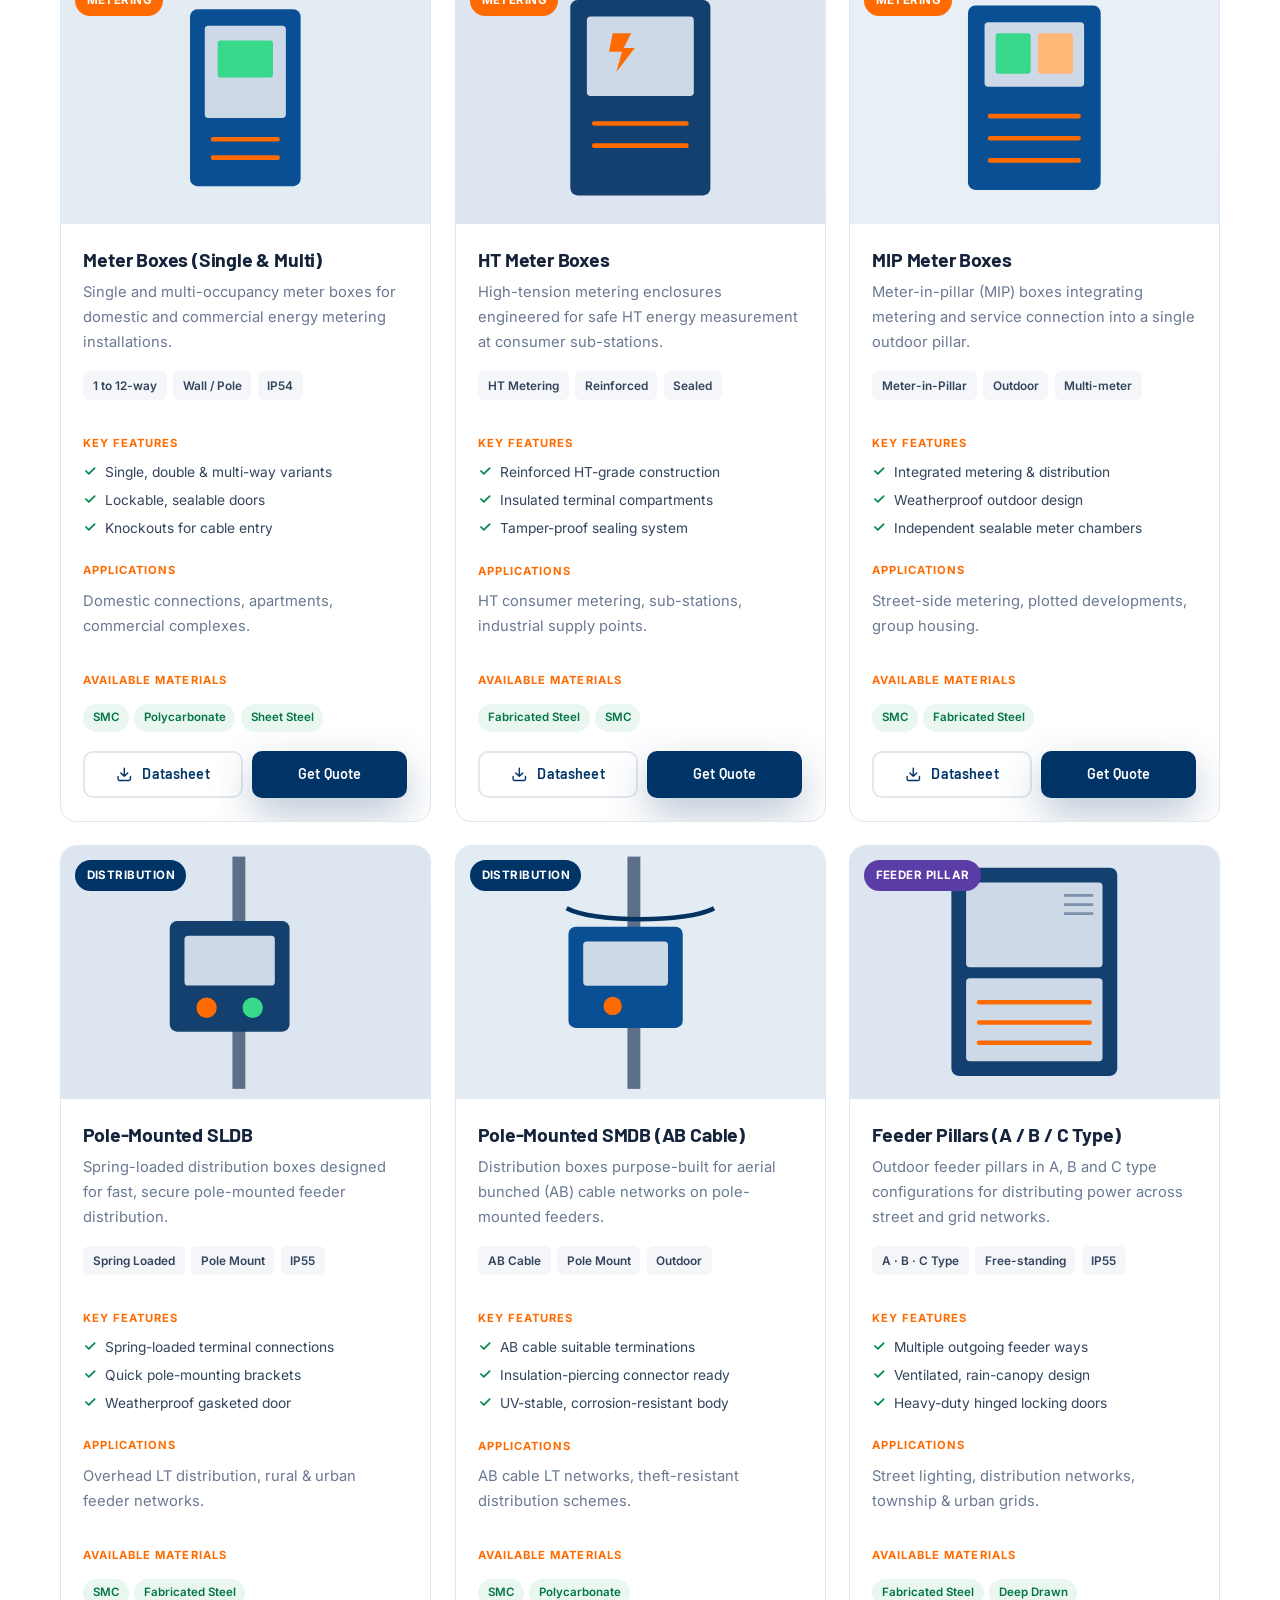
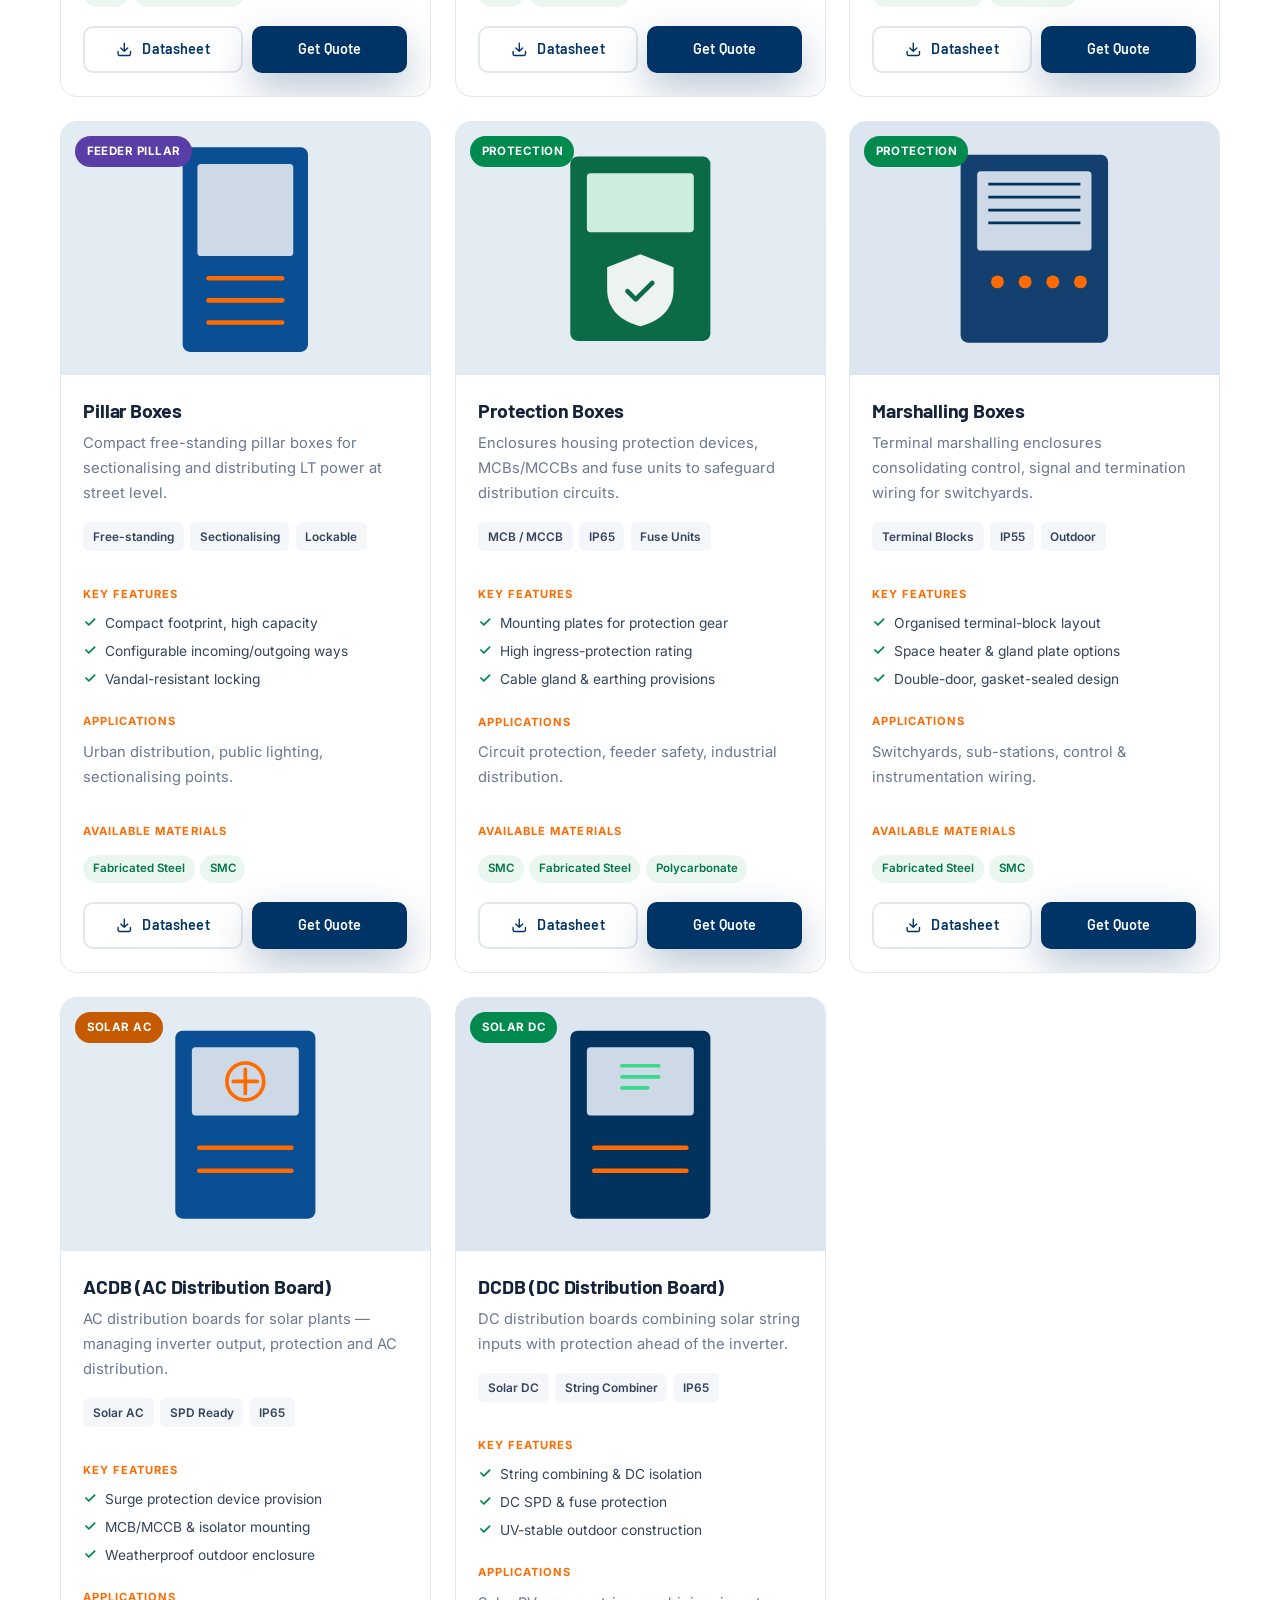
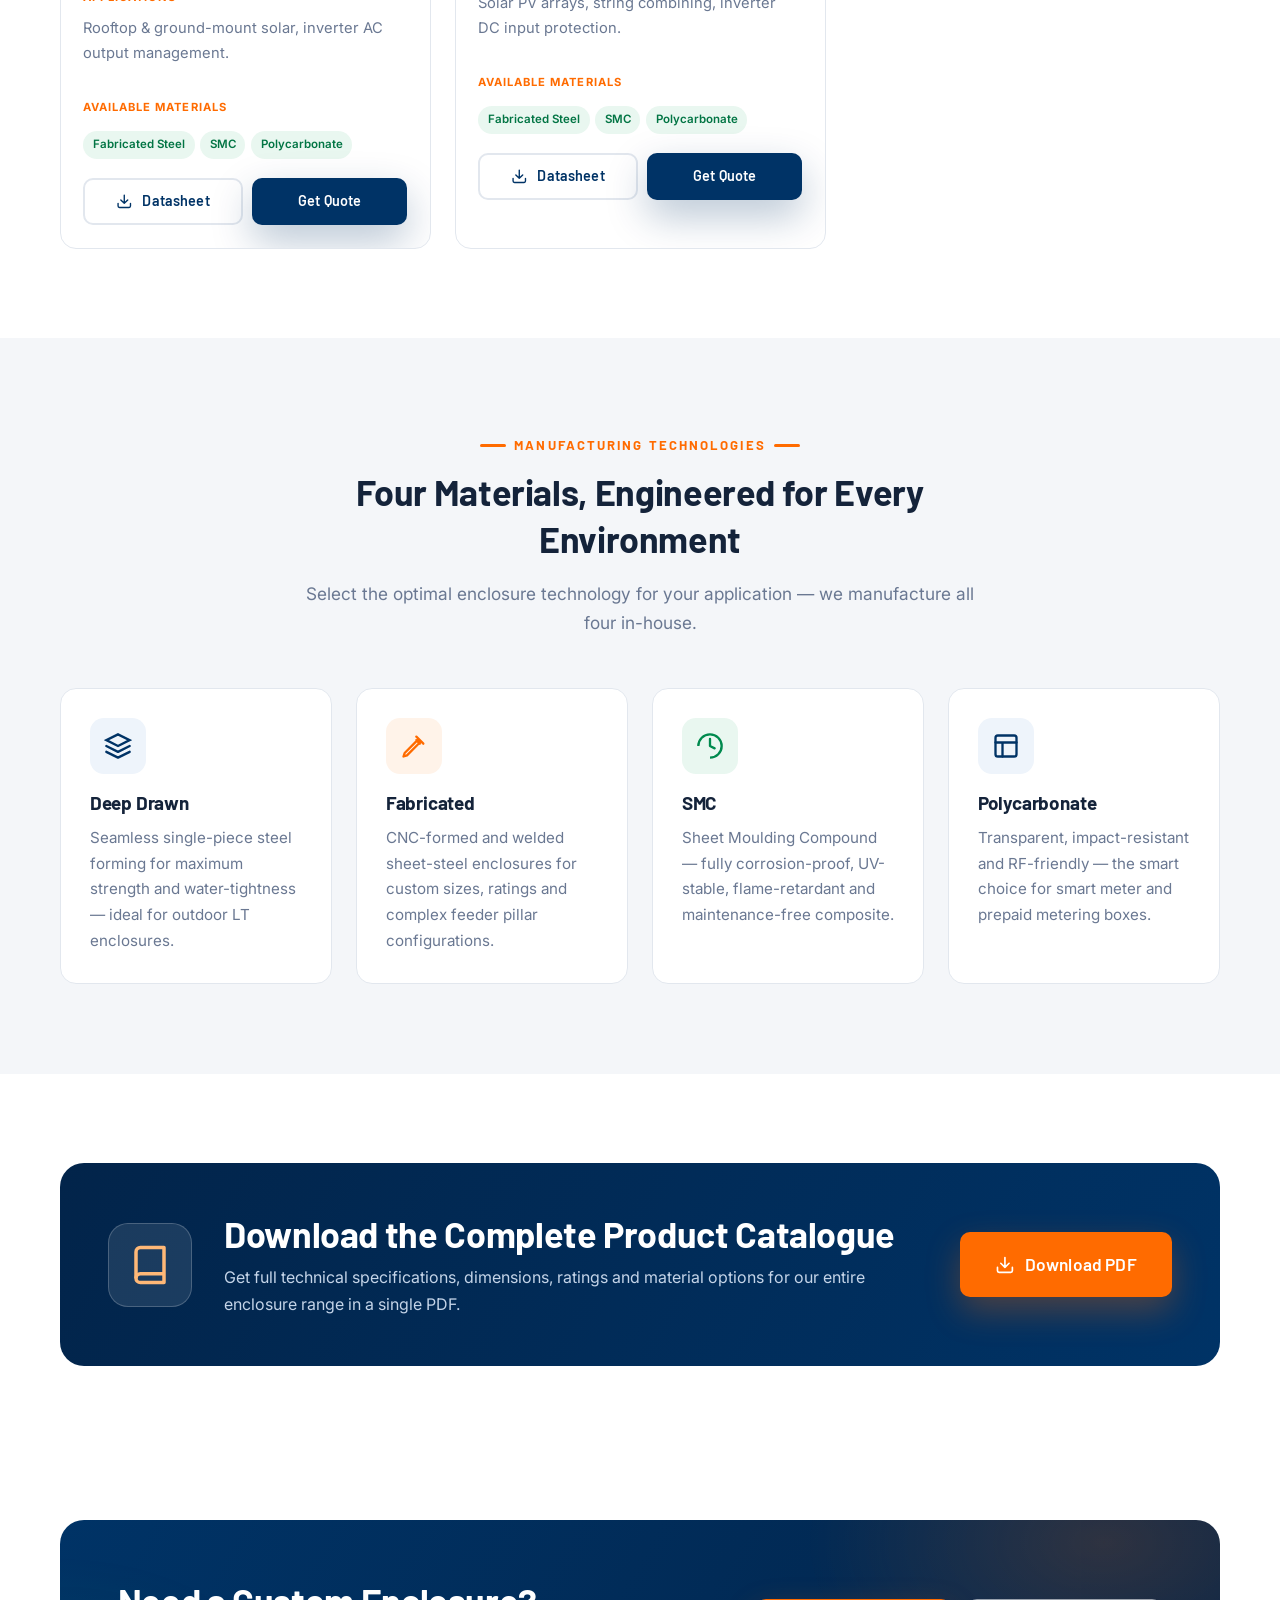
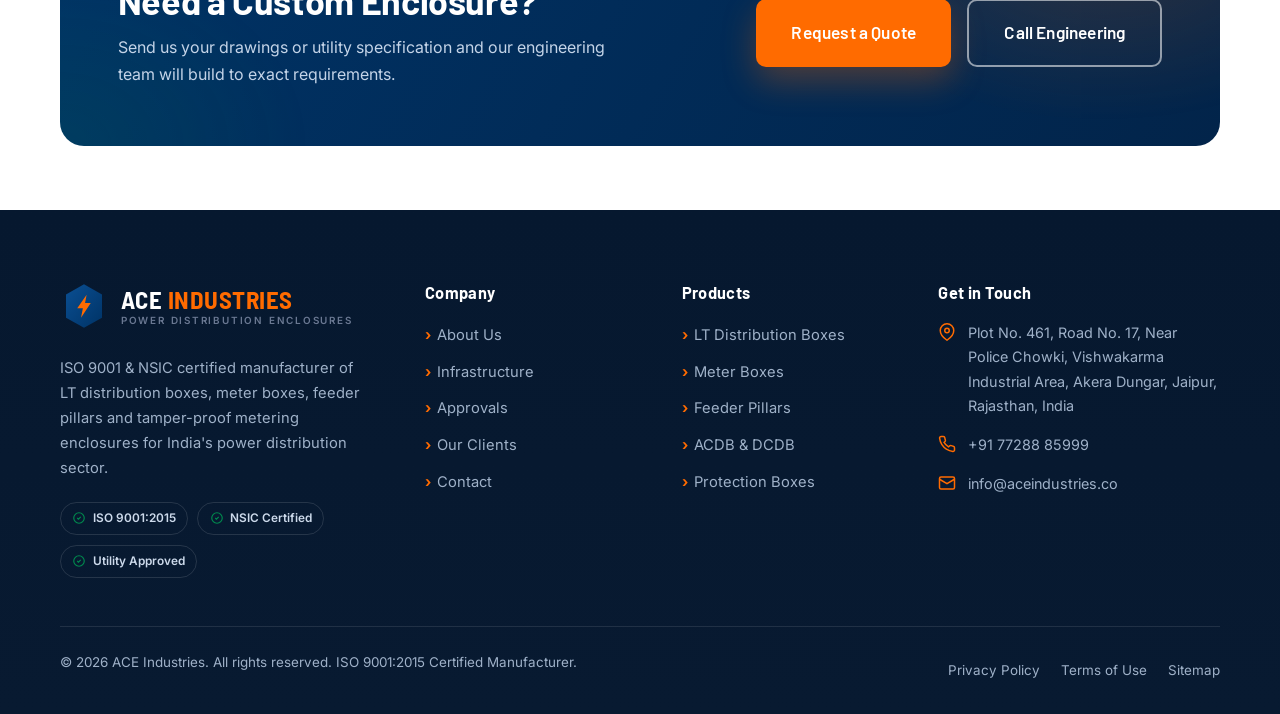
<file: products.html>
<!DOCTYPE html>
<html lang="en">
<head>
  <meta charset="UTF-8" />
  <meta name="viewport" content="width=device-width, initial-scale=1.0" />
  <title>Products | LT Distribution Boxes, Meter Boxes &amp; Feeder Pillars — ACE Industries</title>
  <meta name="description" content="Explore ACE Industries' full range of power distribution & metering enclosures: LT distribution boxes, CT & smart meter boxes, feeder pillars, protection boxes, ACDB & DCDB. Deep drawn, fabricated, SMC & polycarbonate construction." />
  <meta name="keywords" content="LT Distribution Box Manufacturer, Meter Box Manufacturer India, Smart Meter Box Manufacturer, Feeder Pillar Manufacturer, SMC Meter Box Manufacturer, CT Meter Box, ACDB DCDB Manufacturer, Marshalling Box, Protection Box" />
  <link rel="canonical" href="https://www.aceindustries.co/products.html" />
  <meta property="og:type" content="website" />
  <meta property="og:title" content="Products — ACE Industries Power Distribution & Metering Enclosures" />
  <meta property="og:description" content="Complete catalog of LT distribution boxes, meter boxes, feeder pillars, smart meter & protection enclosures." />
  <meta property="og:url" content="https://www.aceindustries.co/products.html" />
  <meta property="og:image" content="https://www.aceindustries.co/assets/og-image.svg" />
  <meta name="theme-color" content="#003366" />
  <link rel="icon" type="image/svg+xml" href="assets/favicon.svg" />
  <link rel="manifest" href="site.webmanifest" />
  <link rel="preconnect" href="https://fonts.googleapis.com" />
  <link rel="preconnect" href="https://fonts.gstatic.com" crossorigin />
  <link href="https://fonts.googleapis.com/css2?family=Barlow+Semi+Condensed:wght@500;600;700&family=Barlow:wght@500;600;700;800&family=Inter:wght@400;500;600;700&display=swap" rel="stylesheet" />
  <link rel="stylesheet" href="css/style.css" />
  <script type="application/ld+json">
  {
    "@context": "https://schema.org",
    "@type": "CollectionPage",
    "name": "ACE Industries Product Catalogue",
    "url": "https://www.aceindustries.co/products.html",
    "breadcrumb": {
      "@type": "BreadcrumbList",
      "itemListElement": [
        {"@type": "ListItem", "position": 1, "name": "Home", "item": "https://www.aceindustries.co/"},
        {"@type": "ListItem", "position": 2, "name": "Products", "item": "https://www.aceindustries.co/products.html"}
      ]
    },
    "mainEntity": {
      "@type": "ItemList",
      "itemListElement": [
        {"@type": "ListItem", "position": 1, "name": "LT Distribution Boxes (25–315 KVA)"},
        {"@type": "ListItem", "position": 2, "name": "LT CT Meter Boxes"},
        {"@type": "ListItem", "position": 3, "name": "Smart Meter Boxes"},
        {"@type": "ListItem", "position": 4, "name": "Feeder Pillars (A/B/C Type)"},
        {"@type": "ListItem", "position": 5, "name": "Protection Boxes"},
        {"@type": "ListItem", "position": 6, "name": "ACDB & DCDB"}
      ]
    }
  }
  </script>
</head>
<body>
  <!-- TOP BAR -->
  <div class="topbar">
    <div class="container topbar__inner">
      <div class="topbar__contact">
        <a class="topbar__item" href="tel:+917728885999"><svg viewBox="0 0 24 24" fill="none" stroke="currentColor" stroke-width="2"><path d="M22 16.92v3a2 2 0 0 1-2.18 2 19.79 19.79 0 0 1-8.63-3.07 19.5 19.5 0 0 1-6-6 19.79 19.79 0 0 1-3.07-8.67A2 2 0 0 1 4.11 2h3a2 2 0 0 1 2 1.72c.13.96.36 1.9.7 2.81a2 2 0 0 1-.45 2.11L8.09 9.91a16 16 0 0 0 6 6l1.27-1.27a2 2 0 0 1 2.11-.45c.91.34 1.85.57 2.81.7A2 2 0 0 1 22 16.92Z" stroke-linecap="round" stroke-linejoin="round"/></svg> +91 77288 85999</a>
        <a class="topbar__item" href="mailto:info@aceindustries.co"><svg viewBox="0 0 24 24" fill="none" stroke="currentColor" stroke-width="2"><rect x="2" y="4" width="20" height="16" rx="2"/><path d="m22 7-10 6L2 7" stroke-linecap="round" stroke-linejoin="round"/></svg> info@aceindustries.co</a>
      </div>
      <div class="topbar__badges">
        <span class="topbar__iso"><span class="dot"></span> ISO 9001:2015 &amp; NSIC Certified</span>
        <div class="topbar__social"><a href="#" aria-label="LinkedIn"><svg viewBox="0 0 24 24" fill="currentColor"><path d="M19 3a2 2 0 0 1 2 2v14a2 2 0 0 1-2 2H5a2 2 0 0 1-2-2V5a2 2 0 0 1 2-2h14m-.5 15.5v-5.3a3.26 3.26 0 0 0-3.26-3.26c-.85 0-1.84.52-2.32 1.3v-1.11h-2.79v8.37h2.79v-4.93c0-.77.62-1.4 1.39-1.4a1.4 1.4 0 0 1 1.4 1.4v4.93h2.79M6.88 8.56a1.68 1.68 0 0 0 1.68-1.68c0-.93-.75-1.69-1.68-1.69a1.69 1.69 0 0 0-1.69 1.69c0 .93.76 1.68 1.69 1.68m1.39 9.94v-8.37H5.5v8.37h2.77Z"/></svg></a></div>
      </div>
    </div>
  </div>
  <!-- HEADER -->
  <header class="header" data-header>
    <div class="container header__inner">
      <a class="brand" href="index.html" aria-label="ACE Industries home">
        <svg class="brand__mark" viewBox="0 0 64 64" aria-hidden="true"><defs><linearGradient id="hb" x1="0" y1="0" x2="1" y2="1"><stop offset="0" stop-color="#0a4f93"/><stop offset="1" stop-color="#003366"/></linearGradient></defs><path d="M32 3 56 16.5v31L32 61 8 47.5v-31z" fill="url(#hb)"/><path d="M32 11 49 20.5v23L32 53 15 43.5v-23z" fill="none" stroke="#ffffff" stroke-opacity=".22" stroke-width="1.4"/><path d="M35.5 17 23 35h7.5l-2.5 12.5L41 28h-7.6z" fill="#ff6b00"/></svg>
        <span class="brand__text"><span class="brand__name">ACE<span> INDUSTRIES</span></span><span class="brand__tag">Power Distribution Enclosures</span></span>
      </a>
      <nav class="nav" data-nav aria-label="Primary">
        <a class="nav__link" href="index.html">Home</a>
        <a class="nav__link" href="about.html">About</a>
        <a class="nav__link" href="products.html">Products</a>
        <a class="nav__link" href="approvals.html">Approvals</a>
        <a class="nav__link" href="clients.html">Clients</a>
        <a class="nav__link" href="infrastructure.html">Infrastructure</a>
        <a class="nav__link" href="contact.html">Contact</a>
        <div class="nav__cta"><a class="btn btn--secondary btn--sm" href="contact.html">Request a Quote</a></div>
      </nav>
      <div class="header__actions"><button class="nav-toggle" data-nav-toggle aria-label="Open menu" aria-expanded="false"><span></span></button></div>
    </div>
  </header>
  <div class="nav-backdrop" data-nav-backdrop></div>

  <main>
    <!-- PAGE HERO -->
    <section class="page-hero">
      <div class="container page-hero__inner">
        <nav class="breadcrumbs" aria-label="Breadcrumb"><a href="index.html">Home</a><span class="sep">›</span><span aria-current="page">Products</span></nav>
        <h1>Power Distribution &amp; Metering Enclosures</h1>
        <p>A complete, utility-approved catalog engineered to IS standards and DISCOM specifications &mdash; manufactured in deep drawn, fabricated, SMC and polycarbonate technologies.</p>
      </div>
    </section>

    <!-- PRODUCT CATALOG -->
    <section class="section">
      <div class="container">
        <div class="filters" role="tablist" aria-label="Filter products by category" data-reveal>
          <button class="filter-btn is-active" data-filter="all" aria-pressed="true">All Products</button>
          <button class="filter-btn" data-filter="metering" aria-pressed="false">Metering Boxes</button>
          <button class="filter-btn" data-filter="distribution" aria-pressed="false">Distribution Boxes</button>
          <button class="filter-btn" data-filter="feeder" aria-pressed="false">Feeder Pillars</button>
          <button class="filter-btn" data-filter="protection" aria-pressed="false">Protection &amp; Marshalling</button>
          <button class="filter-btn" data-filter="solar" aria-pressed="false">Solar / ACDB &amp; DCDB</button>
        </div>

        <div class="grid grid-3" data-filter-grid>

          <!-- 1. LT Distribution Boxes -->
          <article class="card product-card product-card--detailed" id="distribution" data-category="distribution" data-reveal>
            <div class="product-card__media">
              <svg viewBox="0 0 400 280" preserveAspectRatio="xMidYMid slice" aria-hidden="true"><rect width="400" height="280" fill="#dde6f0"/><rect x="120" y="34" width="160" height="212" rx="8" fill="#0a4f93"/><rect x="138" y="52" width="124" height="80" rx="4" fill="#cdd9e6"/><g stroke="#ff6b00" stroke-width="5" stroke-linecap="round"><path d="M150 158h100M150 180h100M150 202h100"/></g><g fill="#02335f"><circle cx="150" cy="158" r="6"/><circle cx="250" cy="158" r="6"/><circle cx="150" cy="180" r="6"/><circle cx="250" cy="180" r="6"/><circle cx="150" cy="202" r="6"/><circle cx="250" cy="202" r="6"/></g></svg>
              <span class="product-card__tag product-card__tag--distribution">Distribution</span>
            </div>
            <div class="product-card__body">
              <h3>LT Distribution Boxes</h3>
              <p>Heavy-duty low-tension distribution boxes for reliable secondary power distribution, rated 25 KVA to 315 KVA.</p>
              <div class="product-card__specs"><span>25–315 KVA</span><span>IP55</span><span>Indoor / Outdoor</span></div>
              <span class="pcard-label">Key Features</span>
              <ul class="pcard-list"><li><span class="tick"><svg viewBox="0 0 24 24" fill="none" stroke="currentColor" stroke-width="3"><path d="m5 12 5 5L20 7" stroke-linecap="round" stroke-linejoin="round"/></svg></span>Robust load-bearing construction</li><li><span class="tick"><svg viewBox="0 0 24 24" fill="none" stroke="currentColor" stroke-width="3"><path d="m5 12 5 5L20 7" stroke-linecap="round" stroke-linejoin="round"/></svg></span>Powder-coated, weather-resistant finish</li><li><span class="tick"><svg viewBox="0 0 24 24" fill="none" stroke="currentColor" stroke-width="3"><path d="m5 12 5 5L20 7" stroke-linecap="round" stroke-linejoin="round"/></svg></span>Configurable bus-bar &amp; feeder layout</li></ul>
              <span class="pcard-label">Applications</span>
              <p class="pcard-apps">Distribution transformers, LT networks, township &amp; industrial feeders.</p>
              <span class="pcard-label">Available Materials</span>
              <div class="pcard-mats"><span>Deep Drawn</span><span>Fabricated Steel</span><span>SMC</span></div>
              <div class="pcard-actions">
                <a class="btn btn--outline btn--sm" href="#catalogue"><svg viewBox="0 0 24 24" fill="none" stroke="currentColor" stroke-width="2"><path d="M21 15v4a2 2 0 0 1-2 2H5a2 2 0 0 1-2-2v-4M7 10l5 5 5-5M12 15V3" stroke-linecap="round" stroke-linejoin="round"/></svg> Datasheet</a>
                <a class="btn btn--primary btn--sm" href="contact.html">Get Quote</a>
              </div>
            </div>
          </article>

          <!-- 2. LT CT Meter Boxes -->
          <article class="card product-card product-card--detailed" id="metering" data-category="metering" data-reveal data-reveal-delay="1">
            <div class="product-card__media">
              <svg viewBox="0 0 400 280" preserveAspectRatio="xMidYMid slice" aria-hidden="true"><rect width="400" height="280" fill="#e3ebf3"/><rect x="120" y="40" width="160" height="200" rx="8" fill="#0a4f93"/><rect x="138" y="58" width="124" height="74" rx="4" fill="#cdd9e6"/><rect x="150" y="70" width="44" height="48" rx="3" fill="#38d98a"/><rect x="206" y="70" width="44" height="48" rx="3" fill="#ffb877"/><g stroke="#ff6b00" stroke-width="5" stroke-linecap="round"><path d="M150 165h100M150 190h100"/></g></svg>
              <span class="product-card__tag product-card__tag--metering">Metering</span>
            </div>
            <div class="product-card__body">
              <h3>LT CT Meter Boxes</h3>
              <p>Current-transformer operated metering enclosures for accurate measurement of high-load LT consumers.</p>
              <div class="product-card__specs"><span>CT Operated</span><span>Sealable</span><span>Tamper-proof</span></div>
              <span class="pcard-label">Key Features</span>
              <ul class="pcard-list"><li><span class="tick"><svg viewBox="0 0 24 24" fill="none" stroke="currentColor" stroke-width="3"><path d="m5 12 5 5L20 7" stroke-linecap="round" stroke-linejoin="round"/></svg></span>Sealing arrangement for tamper protection</li><li><span class="tick"><svg viewBox="0 0 24 24" fill="none" stroke="currentColor" stroke-width="3"><path d="m5 12 5 5L20 7" stroke-linecap="round" stroke-linejoin="round"/></svg></span>Transparent viewing window option</li><li><span class="tick"><svg viewBox="0 0 24 24" fill="none" stroke="currentColor" stroke-width="3"><path d="m5 12 5 5L20 7" stroke-linecap="round" stroke-linejoin="round"/></svg></span>CT chamber &amp; terminal compartments</li></ul>
              <span class="pcard-label">Applications</span>
              <p class="pcard-apps">Commercial &amp; industrial CT metering, HT-LT consumer points.</p>
              <span class="pcard-label">Available Materials</span>
              <div class="pcard-mats"><span>SMC</span><span>Fabricated Steel</span><span>Polycarbonate</span></div>
              <div class="pcard-actions"><a class="btn btn--outline btn--sm" href="#catalogue"><svg viewBox="0 0 24 24" fill="none" stroke="currentColor" stroke-width="2"><path d="M21 15v4a2 2 0 0 1-2 2H5a2 2 0 0 1-2-2v-4M7 10l5 5 5-5M12 15V3" stroke-linecap="round" stroke-linejoin="round"/></svg> Datasheet</a><a class="btn btn--primary btn--sm" href="contact.html">Get Quote</a></div>
            </div>
          </article>

          <!-- 3. Smart Meter Boxes -->
          <article class="card product-card product-card--detailed" data-category="metering" data-reveal data-reveal-delay="2">
            <div class="product-card__media">
              <svg viewBox="0 0 400 280" preserveAspectRatio="xMidYMid slice" aria-hidden="true"><rect width="400" height="280" fill="#e9eff6"/><rect x="130" y="36" width="140" height="208" rx="10" fill="#02335f"/><rect x="150" y="58" width="100" height="116" rx="6" fill="#0d4d86"/><rect x="164" y="74" width="72" height="58" rx="4" fill="#38d98a"/><circle cx="200" cy="200" r="16" fill="#ff6b00"/></svg>
              <span class="product-card__tag product-card__tag--metering">Metering</span>
            </div>
            <div class="product-card__body">
              <h3>Smart Meter Boxes</h3>
              <p>Tamper-resistant enclosures engineered for smart prepaid metering and AMI rollout programmes.</p>
              <div class="product-card__specs"><span>Single &amp; 3-Phase</span><span>Tamper-proof</span><span>IP-55</span></div>
              <span class="pcard-label">Key Features</span>
              <ul class="pcard-list"><li><span class="tick"><svg viewBox="0 0 24 24" fill="none" stroke="currentColor" stroke-width="3"><path d="m5 12 5 5L20 7" stroke-linecap="round" stroke-linejoin="round"/></svg></span>Viewing window for meter reading</li><li><span class="tick"><svg viewBox="0 0 24 24" fill="none" stroke="currentColor" stroke-width="3"><path d="m5 12 5 5L20 7" stroke-linecap="round" stroke-linejoin="round"/></svg></span>Robust deep-drawn metallic body</li><li><span class="tick"><svg viewBox="0 0 24 24" fill="none" stroke="currentColor" stroke-width="3"><path d="m5 12 5 5L20 7" stroke-linecap="round" stroke-linejoin="round"/></svg></span>Anti-tamper locking &amp; sealing</li></ul>
              <span class="pcard-label">Applications</span>
              <p class="pcard-apps">Smart metering schemes, prepaid &amp; AMI deployments, residential.</p>
              <span class="pcard-label">Available Materials</span>
              <div class="pcard-mats"><span>Polycarbonate</span><span>SMC</span></div>
              <div class="pcard-actions"><a class="btn btn--outline btn--sm" href="#catalogue"><svg viewBox="0 0 24 24" fill="none" stroke="currentColor" stroke-width="2"><path d="M21 15v4a2 2 0 0 1-2 2H5a2 2 0 0 1-2-2v-4M7 10l5 5 5-5M12 15V3" stroke-linecap="round" stroke-linejoin="round"/></svg> Datasheet</a><a class="btn btn--primary btn--sm" href="contact.html">Get Quote</a></div>
            </div>
          </article>

          <!-- 4. Meter Boxes -->
          <article class="card product-card product-card--detailed" data-category="metering" data-reveal>
            <div class="product-card__media">
              <svg viewBox="0 0 400 280" preserveAspectRatio="xMidYMid slice" aria-hidden="true"><rect width="400" height="280" fill="#e3ebf3"/><rect x="140" y="44" width="120" height="192" rx="8" fill="#0a4f93"/><rect x="156" y="62" width="88" height="100" rx="4" fill="#cdd9e6"/><rect x="170" y="78" width="60" height="40" rx="3" fill="#38d98a"/><g stroke="#ff6b00" stroke-width="5" stroke-linecap="round"><path d="M165 185h70M165 205h70"/></g></svg>
              <span class="product-card__tag product-card__tag--metering">Metering</span>
            </div>
            <div class="product-card__body">
              <h3>Meter Boxes (Single &amp; Multi)</h3>
              <p>Single and multi-occupancy meter boxes for domestic and commercial energy metering installations.</p>
              <div class="product-card__specs"><span>1 to 12-way</span><span>Wall / Pole</span><span>IP54</span></div>
              <span class="pcard-label">Key Features</span>
              <ul class="pcard-list"><li><span class="tick"><svg viewBox="0 0 24 24" fill="none" stroke="currentColor" stroke-width="3"><path d="m5 12 5 5L20 7" stroke-linecap="round" stroke-linejoin="round"/></svg></span>Single, double &amp; multi-way variants</li><li><span class="tick"><svg viewBox="0 0 24 24" fill="none" stroke="currentColor" stroke-width="3"><path d="m5 12 5 5L20 7" stroke-linecap="round" stroke-linejoin="round"/></svg></span>Lockable, sealable doors</li><li><span class="tick"><svg viewBox="0 0 24 24" fill="none" stroke="currentColor" stroke-width="3"><path d="m5 12 5 5L20 7" stroke-linecap="round" stroke-linejoin="round"/></svg></span>Knockouts for cable entry</li></ul>
              <span class="pcard-label">Applications</span>
              <p class="pcard-apps">Domestic connections, apartments, commercial complexes.</p>
              <span class="pcard-label">Available Materials</span>
              <div class="pcard-mats"><span>SMC</span><span>Polycarbonate</span><span>Sheet Steel</span></div>
              <div class="pcard-actions"><a class="btn btn--outline btn--sm" href="#catalogue"><svg viewBox="0 0 24 24" fill="none" stroke="currentColor" stroke-width="2"><path d="M21 15v4a2 2 0 0 1-2 2H5a2 2 0 0 1-2-2v-4M7 10l5 5 5-5M12 15V3" stroke-linecap="round" stroke-linejoin="round"/></svg> Datasheet</a><a class="btn btn--primary btn--sm" href="contact.html">Get Quote</a></div>
            </div>
          </article>

          <!-- 5. HT Meter Boxes -->
          <article class="card product-card product-card--detailed" data-category="metering" data-reveal data-reveal-delay="1">
            <div class="product-card__media">
              <svg viewBox="0 0 400 280" preserveAspectRatio="xMidYMid slice" aria-hidden="true"><rect width="400" height="280" fill="#dde6f0"/><rect x="124" y="34" width="152" height="212" rx="8" fill="#13406e"/><rect x="142" y="52" width="116" height="86" rx="4" fill="#cdd9e6"/><path d="M170 70h20l-8 16h12l-20 26 6-22h-14z" fill="#ff6b00"/><g stroke="#ff6b00" stroke-width="5" stroke-linecap="round"><path d="M150 168h100M150 192h100"/></g></svg>
              <span class="product-card__tag product-card__tag--metering">Metering</span>
            </div>
            <div class="product-card__body">
              <h3>HT Meter Boxes</h3>
              <p>High-tension metering enclosures engineered for safe HT energy measurement at consumer sub-stations.</p>
              <div class="product-card__specs"><span>HT Metering</span><span>Reinforced</span><span>Sealed</span></div>
              <span class="pcard-label">Key Features</span>
              <ul class="pcard-list"><li><span class="tick"><svg viewBox="0 0 24 24" fill="none" stroke="currentColor" stroke-width="3"><path d="m5 12 5 5L20 7" stroke-linecap="round" stroke-linejoin="round"/></svg></span>Reinforced HT-grade construction</li><li><span class="tick"><svg viewBox="0 0 24 24" fill="none" stroke="currentColor" stroke-width="3"><path d="m5 12 5 5L20 7" stroke-linecap="round" stroke-linejoin="round"/></svg></span>Insulated terminal compartments</li><li><span class="tick"><svg viewBox="0 0 24 24" fill="none" stroke="currentColor" stroke-width="3"><path d="m5 12 5 5L20 7" stroke-linecap="round" stroke-linejoin="round"/></svg></span>Tamper-proof sealing system</li></ul>
              <span class="pcard-label">Applications</span>
              <p class="pcard-apps">HT consumer metering, sub-stations, industrial supply points.</p>
              <span class="pcard-label">Available Materials</span>
              <div class="pcard-mats"><span>Fabricated Steel</span><span>SMC</span></div>
              <div class="pcard-actions"><a class="btn btn--outline btn--sm" href="#catalogue"><svg viewBox="0 0 24 24" fill="none" stroke="currentColor" stroke-width="2"><path d="M21 15v4a2 2 0 0 1-2 2H5a2 2 0 0 1-2-2v-4M7 10l5 5 5-5M12 15V3" stroke-linecap="round" stroke-linejoin="round"/></svg> Datasheet</a><a class="btn btn--primary btn--sm" href="contact.html">Get Quote</a></div>
            </div>
          </article>

          <!-- 6. MIP Meter Boxes -->
          <article class="card product-card product-card--detailed" data-category="metering" data-reveal data-reveal-delay="2">
            <div class="product-card__media">
              <svg viewBox="0 0 400 280" preserveAspectRatio="xMidYMid slice" aria-hidden="true"><rect width="400" height="280" fill="#e9eff6"/><rect x="128" y="40" width="144" height="200" rx="8" fill="#0a4f93"/><rect x="146" y="58" width="108" height="70" rx="4" fill="#cdd9e6"/><rect x="158" y="70" width="38" height="44" rx="3" fill="#38d98a"/><rect x="204" y="70" width="38" height="44" rx="3" fill="#ffb877"/><g stroke="#ff6b00" stroke-width="5" stroke-linecap="round"><path d="M152 160h96M152 184h96M152 208h96"/></g></svg>
              <span class="product-card__tag product-card__tag--metering">Metering</span>
            </div>
            <div class="product-card__body">
              <h3>MIP Meter Boxes</h3>
              <p>Meter-in-pillar (MIP) boxes integrating metering and service connection into a single outdoor pillar.</p>
              <div class="product-card__specs"><span>Meter-in-Pillar</span><span>Outdoor</span><span>Multi-meter</span></div>
              <span class="pcard-label">Key Features</span>
              <ul class="pcard-list"><li><span class="tick"><svg viewBox="0 0 24 24" fill="none" stroke="currentColor" stroke-width="3"><path d="m5 12 5 5L20 7" stroke-linecap="round" stroke-linejoin="round"/></svg></span>Integrated metering &amp; distribution</li><li><span class="tick"><svg viewBox="0 0 24 24" fill="none" stroke="currentColor" stroke-width="3"><path d="m5 12 5 5L20 7" stroke-linecap="round" stroke-linejoin="round"/></svg></span>Weatherproof outdoor design</li><li><span class="tick"><svg viewBox="0 0 24 24" fill="none" stroke="currentColor" stroke-width="3"><path d="m5 12 5 5L20 7" stroke-linecap="round" stroke-linejoin="round"/></svg></span>Independent sealable meter chambers</li></ul>
              <span class="pcard-label">Applications</span>
              <p class="pcard-apps">Street-side metering, plotted developments, group housing.</p>
              <span class="pcard-label">Available Materials</span>
              <div class="pcard-mats"><span>SMC</span><span>Fabricated Steel</span></div>
              <div class="pcard-actions"><a class="btn btn--outline btn--sm" href="#catalogue"><svg viewBox="0 0 24 24" fill="none" stroke="currentColor" stroke-width="2"><path d="M21 15v4a2 2 0 0 1-2 2H5a2 2 0 0 1-2-2v-4M7 10l5 5 5-5M12 15V3" stroke-linecap="round" stroke-linejoin="round"/></svg> Datasheet</a><a class="btn btn--primary btn--sm" href="contact.html">Get Quote</a></div>
            </div>
          </article>

          <!-- 7. Pole Mounted SLDB -->
          <article class="card product-card product-card--detailed" data-category="distribution" data-reveal>
            <div class="product-card__media">
              <svg viewBox="0 0 400 280" preserveAspectRatio="xMidYMid slice" aria-hidden="true"><rect width="400" height="280" fill="#dde6f0"/><rect x="186" y="14" width="14" height="252" fill="#5b6f88"/><rect x="118" y="84" width="130" height="120" rx="8" fill="#13406e"/><rect x="134" y="100" width="98" height="54" rx="4" fill="#cdd9e6"/><circle cx="158" cy="178" r="11" fill="#ff6b00"/><circle cx="208" cy="178" r="11" fill="#38d98a"/></svg>
              <span class="product-card__tag product-card__tag--distribution">Distribution</span>
            </div>
            <div class="product-card__body">
              <h3>Pole-Mounted SLDB</h3>
              <p>Spring-loaded distribution boxes designed for fast, secure pole-mounted feeder distribution.</p>
              <div class="product-card__specs"><span>Spring Loaded</span><span>Pole Mount</span><span>IP55</span></div>
              <span class="pcard-label">Key Features</span>
              <ul class="pcard-list"><li><span class="tick"><svg viewBox="0 0 24 24" fill="none" stroke="currentColor" stroke-width="3"><path d="m5 12 5 5L20 7" stroke-linecap="round" stroke-linejoin="round"/></svg></span>Spring-loaded terminal connections</li><li><span class="tick"><svg viewBox="0 0 24 24" fill="none" stroke="currentColor" stroke-width="3"><path d="m5 12 5 5L20 7" stroke-linecap="round" stroke-linejoin="round"/></svg></span>Quick pole-mounting brackets</li><li><span class="tick"><svg viewBox="0 0 24 24" fill="none" stroke="currentColor" stroke-width="3"><path d="m5 12 5 5L20 7" stroke-linecap="round" stroke-linejoin="round"/></svg></span>Weatherproof gasketed door</li></ul>
              <span class="pcard-label">Applications</span>
              <p class="pcard-apps">Overhead LT distribution, rural &amp; urban feeder networks.</p>
              <span class="pcard-label">Available Materials</span>
              <div class="pcard-mats"><span>SMC</span><span>Fabricated Steel</span></div>
              <div class="pcard-actions"><a class="btn btn--outline btn--sm" href="#catalogue"><svg viewBox="0 0 24 24" fill="none" stroke="currentColor" stroke-width="2"><path d="M21 15v4a2 2 0 0 1-2 2H5a2 2 0 0 1-2-2v-4M7 10l5 5 5-5M12 15V3" stroke-linecap="round" stroke-linejoin="round"/></svg> Datasheet</a><a class="btn btn--primary btn--sm" href="contact.html">Get Quote</a></div>
            </div>
          </article>

          <!-- 8. Pole Mounted SMDB (AB Cable) -->
          <article class="card product-card product-card--detailed" data-category="distribution" data-reveal data-reveal-delay="1">
            <div class="product-card__media">
              <svg viewBox="0 0 400 280" preserveAspectRatio="xMidYMid slice" aria-hidden="true"><rect width="400" height="280" fill="#e3ebf3"/><rect x="186" y="14" width="14" height="252" fill="#5b6f88"/><rect x="122" y="90" width="124" height="110" rx="8" fill="#0a4f93"/><rect x="138" y="106" width="92" height="48" rx="4" fill="#cdd9e6"/><path d="M120 70c30 16 130 16 160 0" fill="none" stroke="#02335f" stroke-width="5"/><circle cx="170" cy="176" r="10" fill="#ff6b00"/></svg>
              <span class="product-card__tag product-card__tag--distribution">Distribution</span>
            </div>
            <div class="product-card__body">
              <h3>Pole-Mounted SMDB (AB Cable)</h3>
              <p>Distribution boxes purpose-built for aerial bunched (AB) cable networks on pole-mounted feeders.</p>
              <div class="product-card__specs"><span>AB Cable</span><span>Pole Mount</span><span>Outdoor</span></div>
              <span class="pcard-label">Key Features</span>
              <ul class="pcard-list"><li><span class="tick"><svg viewBox="0 0 24 24" fill="none" stroke="currentColor" stroke-width="3"><path d="m5 12 5 5L20 7" stroke-linecap="round" stroke-linejoin="round"/></svg></span>AB cable suitable terminations</li><li><span class="tick"><svg viewBox="0 0 24 24" fill="none" stroke="currentColor" stroke-width="3"><path d="m5 12 5 5L20 7" stroke-linecap="round" stroke-linejoin="round"/></svg></span>Insulation-piercing connector ready</li><li><span class="tick"><svg viewBox="0 0 24 24" fill="none" stroke="currentColor" stroke-width="3"><path d="m5 12 5 5L20 7" stroke-linecap="round" stroke-linejoin="round"/></svg></span>UV-stable, corrosion-resistant body</li></ul>
              <span class="pcard-label">Applications</span>
              <p class="pcard-apps">AB cable LT networks, theft-resistant distribution schemes.</p>
              <span class="pcard-label">Available Materials</span>
              <div class="pcard-mats"><span>SMC</span><span>Polycarbonate</span></div>
              <div class="pcard-actions"><a class="btn btn--outline btn--sm" href="#catalogue"><svg viewBox="0 0 24 24" fill="none" stroke="currentColor" stroke-width="2"><path d="M21 15v4a2 2 0 0 1-2 2H5a2 2 0 0 1-2-2v-4M7 10l5 5 5-5M12 15V3" stroke-linecap="round" stroke-linejoin="round"/></svg> Datasheet</a><a class="btn btn--primary btn--sm" href="contact.html">Get Quote</a></div>
            </div>
          </article>

          <!-- 9. Feeder Pillars -->
          <article class="card product-card product-card--detailed" id="feeder" data-category="feeder" data-reveal data-reveal-delay="2">
            <div class="product-card__media">
              <svg viewBox="0 0 400 280" preserveAspectRatio="xMidYMid slice" aria-hidden="true"><rect width="400" height="280" fill="#dde6f0"/><rect x="110" y="26" width="180" height="226" rx="8" fill="#13406e"/><rect x="126" y="42" width="148" height="92" rx="4" fill="#cdd9e6"/><rect x="126" y="146" width="148" height="90" rx="4" fill="#cdd9e6"/><g stroke="#7d93ad" stroke-width="3"><path d="M232 56h32M232 66h32M232 76h32"/></g><g stroke="#ff6b00" stroke-width="5" stroke-linecap="round"><path d="M140 172h120M140 194h120M140 216h120"/></g></svg>
              <span class="product-card__tag product-card__tag--feeder">Feeder Pillar</span>
            </div>
            <div class="product-card__body">
              <h3>Feeder Pillars (A / B / C Type)</h3>
              <p>Outdoor feeder pillars in A, B and C type configurations for distributing power across street and grid networks.</p>
              <div class="product-card__specs"><span>A · B · C Type</span><span>Free-standing</span><span>IP55</span></div>
              <span class="pcard-label">Key Features</span>
              <ul class="pcard-list"><li><span class="tick"><svg viewBox="0 0 24 24" fill="none" stroke="currentColor" stroke-width="3"><path d="m5 12 5 5L20 7" stroke-linecap="round" stroke-linejoin="round"/></svg></span>Multiple outgoing feeder ways</li><li><span class="tick"><svg viewBox="0 0 24 24" fill="none" stroke="currentColor" stroke-width="3"><path d="m5 12 5 5L20 7" stroke-linecap="round" stroke-linejoin="round"/></svg></span>Ventilated, rain-canopy design</li><li><span class="tick"><svg viewBox="0 0 24 24" fill="none" stroke="currentColor" stroke-width="3"><path d="m5 12 5 5L20 7" stroke-linecap="round" stroke-linejoin="round"/></svg></span>Heavy-duty hinged locking doors</li></ul>
              <span class="pcard-label">Applications</span>
              <p class="pcard-apps">Street lighting, distribution networks, township &amp; urban grids.</p>
              <span class="pcard-label">Available Materials</span>
              <div class="pcard-mats"><span>Fabricated Steel</span><span>Deep Drawn</span></div>
              <div class="pcard-actions"><a class="btn btn--outline btn--sm" href="#catalogue"><svg viewBox="0 0 24 24" fill="none" stroke="currentColor" stroke-width="2"><path d="M21 15v4a2 2 0 0 1-2 2H5a2 2 0 0 1-2-2v-4M7 10l5 5 5-5M12 15V3" stroke-linecap="round" stroke-linejoin="round"/></svg> Datasheet</a><a class="btn btn--primary btn--sm" href="contact.html">Get Quote</a></div>
            </div>
          </article>

          <!-- 10. Pillar Boxes -->
          <article class="card product-card product-card--detailed" data-category="feeder" data-reveal>
            <div class="product-card__media">
              <svg viewBox="0 0 400 280" preserveAspectRatio="xMidYMid slice" aria-hidden="true"><rect width="400" height="280" fill="#e3ebf3"/><rect x="132" y="30" width="136" height="222" rx="8" fill="#0a4f93"/><rect x="148" y="48" width="104" height="100" rx="4" fill="#cdd9e6"/><g stroke="#ff6b00" stroke-width="5" stroke-linecap="round"><path d="M160 172h80M160 196h80M160 220h80"/></g></svg>
              <span class="product-card__tag product-card__tag--feeder">Feeder Pillar</span>
            </div>
            <div class="product-card__body">
              <h3>Pillar Boxes</h3>
              <p>Compact free-standing pillar boxes for sectionalising and distributing LT power at street level.</p>
              <div class="product-card__specs"><span>Free-standing</span><span>Sectionalising</span><span>Lockable</span></div>
              <span class="pcard-label">Key Features</span>
              <ul class="pcard-list"><li><span class="tick"><svg viewBox="0 0 24 24" fill="none" stroke="currentColor" stroke-width="3"><path d="m5 12 5 5L20 7" stroke-linecap="round" stroke-linejoin="round"/></svg></span>Compact footprint, high capacity</li><li><span class="tick"><svg viewBox="0 0 24 24" fill="none" stroke="currentColor" stroke-width="3"><path d="m5 12 5 5L20 7" stroke-linecap="round" stroke-linejoin="round"/></svg></span>Configurable incoming/outgoing ways</li><li><span class="tick"><svg viewBox="0 0 24 24" fill="none" stroke="currentColor" stroke-width="3"><path d="m5 12 5 5L20 7" stroke-linecap="round" stroke-linejoin="round"/></svg></span>Vandal-resistant locking</li></ul>
              <span class="pcard-label">Applications</span>
              <p class="pcard-apps">Urban distribution, public lighting, sectionalising points.</p>
              <span class="pcard-label">Available Materials</span>
              <div class="pcard-mats"><span>Fabricated Steel</span><span>SMC</span></div>
              <div class="pcard-actions"><a class="btn btn--outline btn--sm" href="#catalogue"><svg viewBox="0 0 24 24" fill="none" stroke="currentColor" stroke-width="2"><path d="M21 15v4a2 2 0 0 1-2 2H5a2 2 0 0 1-2-2v-4M7 10l5 5 5-5M12 15V3" stroke-linecap="round" stroke-linejoin="round"/></svg> Datasheet</a><a class="btn btn--primary btn--sm" href="contact.html">Get Quote</a></div>
            </div>
          </article>

          <!-- 11. Protection Boxes -->
          <article class="card product-card product-card--detailed" id="protection" data-category="protection" data-reveal data-reveal-delay="1">
            <div class="product-card__media">
              <svg viewBox="0 0 400 280" preserveAspectRatio="xMidYMid slice" aria-hidden="true"><rect width="400" height="280" fill="#e3ebf3"/><rect x="124" y="40" width="152" height="200" rx="8" fill="#0a6b46"/><rect x="142" y="58" width="116" height="64" rx="4" fill="#cdeede"/><path d="M200 146l36 14v24c0 22-15 35-36 40-21-5-36-18-36-40v-24z" fill="#fff" opacity=".92"/><path d="m186 186 9 9 18-18" fill="none" stroke="#0a6b46" stroke-width="5" stroke-linecap="round" stroke-linejoin="round"/></svg>
              <span class="product-card__tag product-card__tag--protection">Protection</span>
            </div>
            <div class="product-card__body">
              <h3>Protection Boxes</h3>
              <p>Enclosures housing protection devices, MCBs/MCCBs and fuse units to safeguard distribution circuits.</p>
              <div class="product-card__specs"><span>MCB / MCCB</span><span>IP65</span><span>Fuse Units</span></div>
              <span class="pcard-label">Key Features</span>
              <ul class="pcard-list"><li><span class="tick"><svg viewBox="0 0 24 24" fill="none" stroke="currentColor" stroke-width="3"><path d="m5 12 5 5L20 7" stroke-linecap="round" stroke-linejoin="round"/></svg></span>Mounting plates for protection gear</li><li><span class="tick"><svg viewBox="0 0 24 24" fill="none" stroke="currentColor" stroke-width="3"><path d="m5 12 5 5L20 7" stroke-linecap="round" stroke-linejoin="round"/></svg></span>High ingress-protection rating</li><li><span class="tick"><svg viewBox="0 0 24 24" fill="none" stroke="currentColor" stroke-width="3"><path d="m5 12 5 5L20 7" stroke-linecap="round" stroke-linejoin="round"/></svg></span>Cable gland &amp; earthing provisions</li></ul>
              <span class="pcard-label">Applications</span>
              <p class="pcard-apps">Circuit protection, feeder safety, industrial distribution.</p>
              <span class="pcard-label">Available Materials</span>
              <div class="pcard-mats"><span>SMC</span><span>Fabricated Steel</span><span>Polycarbonate</span></div>
              <div class="pcard-actions"><a class="btn btn--outline btn--sm" href="#catalogue"><svg viewBox="0 0 24 24" fill="none" stroke="currentColor" stroke-width="2"><path d="M21 15v4a2 2 0 0 1-2 2H5a2 2 0 0 1-2-2v-4M7 10l5 5 5-5M12 15V3" stroke-linecap="round" stroke-linejoin="round"/></svg> Datasheet</a><a class="btn btn--primary btn--sm" href="contact.html">Get Quote</a></div>
            </div>
          </article>

          <!-- 12. Marshalling Boxes -->
          <article class="card product-card product-card--detailed" data-category="protection" data-reveal data-reveal-delay="2">
            <div class="product-card__media">
              <svg viewBox="0 0 400 280" preserveAspectRatio="xMidYMid slice" aria-hidden="true"><rect width="400" height="280" fill="#dde6f0"/><rect x="120" y="38" width="160" height="204" rx="8" fill="#13406e"/><rect x="138" y="56" width="124" height="86" rx="4" fill="#cdd9e6"/><g stroke="#02335f" stroke-width="3"><path d="M150 70h100M150 84h100M150 98h100M150 112h100"/></g><g fill="#ff6b00"><circle cx="160" cy="176" r="7"/><circle cx="190" cy="176" r="7"/><circle cx="220" cy="176" r="7"/><circle cx="250" cy="176" r="7"/></g></svg>
              <span class="product-card__tag product-card__tag--protection">Protection</span>
            </div>
            <div class="product-card__body">
              <h3>Marshalling Boxes</h3>
              <p>Terminal marshalling enclosures consolidating control, signal and termination wiring for switchyards.</p>
              <div class="product-card__specs"><span>Terminal Blocks</span><span>IP55</span><span>Outdoor</span></div>
              <span class="pcard-label">Key Features</span>
              <ul class="pcard-list"><li><span class="tick"><svg viewBox="0 0 24 24" fill="none" stroke="currentColor" stroke-width="3"><path d="m5 12 5 5L20 7" stroke-linecap="round" stroke-linejoin="round"/></svg></span>Organised terminal-block layout</li><li><span class="tick"><svg viewBox="0 0 24 24" fill="none" stroke="currentColor" stroke-width="3"><path d="m5 12 5 5L20 7" stroke-linecap="round" stroke-linejoin="round"/></svg></span>Space heater &amp; gland plate options</li><li><span class="tick"><svg viewBox="0 0 24 24" fill="none" stroke="currentColor" stroke-width="3"><path d="m5 12 5 5L20 7" stroke-linecap="round" stroke-linejoin="round"/></svg></span>Double-door, gasket-sealed design</li></ul>
              <span class="pcard-label">Applications</span>
              <p class="pcard-apps">Switchyards, sub-stations, control &amp; instrumentation wiring.</p>
              <span class="pcard-label">Available Materials</span>
              <div class="pcard-mats"><span>Fabricated Steel</span><span>SMC</span></div>
              <div class="pcard-actions"><a class="btn btn--outline btn--sm" href="#catalogue"><svg viewBox="0 0 24 24" fill="none" stroke="currentColor" stroke-width="2"><path d="M21 15v4a2 2 0 0 1-2 2H5a2 2 0 0 1-2-2v-4M7 10l5 5 5-5M12 15V3" stroke-linecap="round" stroke-linejoin="round"/></svg> Datasheet</a><a class="btn btn--primary btn--sm" href="contact.html">Get Quote</a></div>
            </div>
          </article>

          <!-- 13. ACDB -->
          <article class="card product-card product-card--detailed" id="solar" data-category="distribution solar" data-reveal>
            <div class="product-card__media">
              <svg viewBox="0 0 400 280" preserveAspectRatio="xMidYMid slice" aria-hidden="true"><rect width="400" height="280" fill="#e3ebf3"/><rect x="124" y="38" width="152" height="204" rx="8" fill="#0a4f93"/><rect x="142" y="56" width="116" height="74" rx="4" fill="#cdd9e6"/><circle cx="200" cy="93" r="20" fill="none" stroke="#ff6b00" stroke-width="4"/><path d="M200 80v26M187 93h26" stroke="#ff6b00" stroke-width="4" stroke-linecap="round"/><g stroke="#ff6b00" stroke-width="5" stroke-linecap="round"><path d="M150 165h100M150 190h100"/></g></svg>
              <span class="product-card__tag" style="background:#c55a00">Solar AC</span>
            </div>
            <div class="product-card__body">
              <h3>ACDB (AC Distribution Board)</h3>
              <p>AC distribution boards for solar plants — managing inverter output, protection and AC distribution.</p>
              <div class="product-card__specs"><span>Solar AC</span><span>SPD Ready</span><span>IP65</span></div>
              <span class="pcard-label">Key Features</span>
              <ul class="pcard-list"><li><span class="tick"><svg viewBox="0 0 24 24" fill="none" stroke="currentColor" stroke-width="3"><path d="m5 12 5 5L20 7" stroke-linecap="round" stroke-linejoin="round"/></svg></span>Surge protection device provision</li><li><span class="tick"><svg viewBox="0 0 24 24" fill="none" stroke="currentColor" stroke-width="3"><path d="m5 12 5 5L20 7" stroke-linecap="round" stroke-linejoin="round"/></svg></span>MCB/MCCB &amp; isolator mounting</li><li><span class="tick"><svg viewBox="0 0 24 24" fill="none" stroke="currentColor" stroke-width="3"><path d="m5 12 5 5L20 7" stroke-linecap="round" stroke-linejoin="round"/></svg></span>Weatherproof outdoor enclosure</li></ul>
              <span class="pcard-label">Applications</span>
              <p class="pcard-apps">Rooftop &amp; ground-mount solar, inverter AC output management.</p>
              <span class="pcard-label">Available Materials</span>
              <div class="pcard-mats"><span>Fabricated Steel</span><span>SMC</span><span>Polycarbonate</span></div>
              <div class="pcard-actions"><a class="btn btn--outline btn--sm" href="#catalogue"><svg viewBox="0 0 24 24" fill="none" stroke="currentColor" stroke-width="2"><path d="M21 15v4a2 2 0 0 1-2 2H5a2 2 0 0 1-2-2v-4M7 10l5 5 5-5M12 15V3" stroke-linecap="round" stroke-linejoin="round"/></svg> Datasheet</a><a class="btn btn--primary btn--sm" href="contact.html">Get Quote</a></div>
            </div>
          </article>

          <!-- 14. DCDB -->
          <article class="card product-card product-card--detailed" data-category="distribution solar" data-reveal data-reveal-delay="1">
            <div class="product-card__media">
              <svg viewBox="0 0 400 280" preserveAspectRatio="xMidYMid slice" aria-hidden="true"><rect width="400" height="280" fill="#dde6f0"/><rect x="124" y="38" width="152" height="204" rx="8" fill="#02335f"/><rect x="142" y="56" width="116" height="74" rx="4" fill="#cdd9e6"/><path d="M180 76h40M180 88h40M180 100h28" stroke="#38d98a" stroke-width="4" stroke-linecap="round"/><g stroke="#ff6b00" stroke-width="5" stroke-linecap="round"><path d="M150 165h100M150 190h100"/></g></svg>
              <span class="product-card__tag product-card__tag--protection">Solar DC</span>
            </div>
            <div class="product-card__body">
              <h3>DCDB (DC Distribution Board)</h3>
              <p>DC distribution boards combining solar string inputs with protection ahead of the inverter.</p>
              <div class="product-card__specs"><span>Solar DC</span><span>String Combiner</span><span>IP65</span></div>
              <span class="pcard-label">Key Features</span>
              <ul class="pcard-list"><li><span class="tick"><svg viewBox="0 0 24 24" fill="none" stroke="currentColor" stroke-width="3"><path d="m5 12 5 5L20 7" stroke-linecap="round" stroke-linejoin="round"/></svg></span>String combining &amp; DC isolation</li><li><span class="tick"><svg viewBox="0 0 24 24" fill="none" stroke="currentColor" stroke-width="3"><path d="m5 12 5 5L20 7" stroke-linecap="round" stroke-linejoin="round"/></svg></span>DC SPD &amp; fuse protection</li><li><span class="tick"><svg viewBox="0 0 24 24" fill="none" stroke="currentColor" stroke-width="3"><path d="m5 12 5 5L20 7" stroke-linecap="round" stroke-linejoin="round"/></svg></span>UV-stable outdoor construction</li></ul>
              <span class="pcard-label">Applications</span>
              <p class="pcard-apps">Solar PV arrays, string combining, inverter DC input protection.</p>
              <span class="pcard-label">Available Materials</span>
              <div class="pcard-mats"><span>Fabricated Steel</span><span>SMC</span><span>Polycarbonate</span></div>
              <div class="pcard-actions"><a class="btn btn--outline btn--sm" href="#catalogue"><svg viewBox="0 0 24 24" fill="none" stroke="currentColor" stroke-width="2"><path d="M21 15v4a2 2 0 0 1-2 2H5a2 2 0 0 1-2-2v-4M7 10l5 5 5-5M12 15V3" stroke-linecap="round" stroke-linejoin="round"/></svg> Datasheet</a><a class="btn btn--primary btn--sm" href="contact.html">Get Quote</a></div>
            </div>
          </article>

        </div>
      </div>
    </section>

    <!-- MANUFACTURING METHODS -->
    <section class="section section--alt">
      <div class="container">
        <div class="section-head section-head--center" data-reveal>
          <span class="eyebrow eyebrow--center">Manufacturing Technologies</span>
          <h2>Four Materials, Engineered for Every Environment</h2>
          <p>Select the optimal enclosure technology for your application &mdash; we manufacture all four in-house.</p>
        </div>
        <div class="grid grid-4">
          <div class="feature-card" data-reveal><div class="feature-card__icon"><svg viewBox="0 0 24 24" fill="none" stroke="currentColor" stroke-width="2"><path d="M12 2 2 7l10 5 10-5-10-5Z"/><path d="m2 17 10 5 10-5M2 12l10 5 10-5" stroke-linecap="round" stroke-linejoin="round"/></svg></div><h3>Deep Drawn</h3><p>Seamless single-piece steel forming for maximum strength and water-tightness — ideal for outdoor LT enclosures.</p></div>
          <div class="feature-card feature-card--orange" data-reveal data-reveal-delay="1"><div class="feature-card__icon"><svg viewBox="0 0 24 24" fill="none" stroke="currentColor" stroke-width="2"><path d="M14 4 20 10M3 21l3-1 11-11-2-2L4 18l-1 3ZM14 7l3 3" stroke-linecap="round" stroke-linejoin="round"/></svg></div><h3>Fabricated</h3><p>CNC-formed and welded sheet-steel enclosures for custom sizes, ratings and complex feeder pillar configurations.</p></div>
          <div class="feature-card feature-card--green" data-reveal data-reveal-delay="2"><div class="feature-card__icon"><svg viewBox="0 0 24 24" fill="none" stroke="currentColor" stroke-width="2"><path d="M12 22a10 10 0 1 0-10-10"/><path d="M12 6v6l4 2" stroke-linecap="round" stroke-linejoin="round"/></svg></div><h3>SMC</h3><p>Sheet Moulding Compound &mdash; fully corrosion-proof, UV-stable, flame-retardant and maintenance-free composite.</p></div>
          <div class="feature-card" data-reveal data-reveal-delay="3"><div class="feature-card__icon"><svg viewBox="0 0 24 24" fill="none" stroke="currentColor" stroke-width="2"><rect x="3" y="3" width="18" height="18" rx="2"/><path d="M3 9h18M9 21V9" stroke-linecap="round" stroke-linejoin="round"/></svg></div><h3>Polycarbonate</h3><p>Transparent, impact-resistant and RF-friendly &mdash; the smart choice for smart meter and prepaid metering boxes.</p></div>
        </div>
      </div>
    </section>

    <!-- DOWNLOAD CATALOGUE -->
    <section class="section" id="catalogue">
      <div class="container">
        <div class="catalogue-band" data-reveal>
          <div class="catalogue-band__ic"><svg viewBox="0 0 24 24" fill="none" stroke="currentColor" stroke-width="2"><path d="M4 19.5A2.5 2.5 0 0 1 6.5 17H20"/><path d="M6.5 2H20v20H6.5A2.5 2.5 0 0 1 4 19.5v-15A2.5 2.5 0 0 1 6.5 2Z" stroke-linecap="round" stroke-linejoin="round"/></svg></div>
          <div>
            <h2>Download the Complete Product Catalogue</h2>
            <p>Get full technical specifications, dimensions, ratings and material options for our entire enclosure range in a single PDF.</p>
          </div>
          <a class="btn btn--secondary btn--lg" href="contact.html"><svg viewBox="0 0 24 24" fill="none" stroke="currentColor" stroke-width="2"><path d="M21 15v4a2 2 0 0 1-2 2H5a2 2 0 0 1-2-2v-4M7 10l5 5 5-5M12 15V3" stroke-linecap="round" stroke-linejoin="round"/></svg> Download PDF</a>
        </div>
      </div>
    </section>

    <!-- CTA -->
    <section class="section section--tight">
      <div class="container">
        <div class="cta-band" data-reveal>
          <div class="cta-band__inner">
            <div><h2>Need a Custom Enclosure?</h2><p>Send us your drawings or utility specification and our engineering team will build to exact requirements.</p></div>
            <div class="cta-band__actions"><a class="btn btn--secondary btn--lg" href="contact.html">Request a Quote</a><a class="btn btn--ghost btn--lg" href="tel:+917728885999">Call Engineering</a></div>
          </div>
        </div>
      </div>
    </section>
  </main>

  <!-- FOOTER -->
  <footer class="footer">
    <div class="container">
      <div class="footer__top">
        <div class="footer__brand">
          <a class="brand" href="index.html" aria-label="ACE Industries home"><svg class="brand__mark" viewBox="0 0 64 64" aria-hidden="true"><defs><linearGradient id="fb" x1="0" y1="0" x2="1" y2="1"><stop offset="0" stop-color="#0a4f93"/><stop offset="1" stop-color="#003366"/></linearGradient></defs><path d="M32 3 56 16.5v31L32 61 8 47.5v-31z" fill="url(#fb)"/><path d="M35.5 17 23 35h7.5l-2.5 12.5L41 28h-7.6z" fill="#ff6b00"/></svg><span class="brand__text"><span class="brand__name">ACE<span> INDUSTRIES</span></span><span class="brand__tag">Power Distribution Enclosures</span></span></a>
          <p class="footer__about">ISO 9001 &amp; NSIC certified manufacturer of LT distribution boxes, meter boxes, feeder pillars and tamper-proof metering enclosures for India's power distribution sector.</p>
          <div class="footer__certs"><span class="footer__cert"><svg viewBox="0 0 24 24" fill="none" stroke="currentColor" stroke-width="2"><path d="m9 12 2 2 4-4"/><circle cx="12" cy="12" r="9"/></svg> ISO 9001:2015</span><span class="footer__cert"><svg viewBox="0 0 24 24" fill="none" stroke="currentColor" stroke-width="2"><path d="m9 12 2 2 4-4"/><circle cx="12" cy="12" r="9"/></svg> NSIC Certified</span><span class="footer__cert"><svg viewBox="0 0 24 24" fill="none" stroke="currentColor" stroke-width="2"><path d="m9 12 2 2 4-4"/><circle cx="12" cy="12" r="9"/></svg> Utility Approved</span></div>
        </div>
        <div><h4>Company</h4><ul class="footer__links"><li><a href="about.html">About Us</a></li><li><a href="infrastructure.html">Infrastructure</a></li><li><a href="approvals.html">Approvals</a></li><li><a href="clients.html">Our Clients</a></li><li><a href="contact.html">Contact</a></li></ul></div>
        <div><h4>Products</h4><ul class="footer__links"><li><a href="products.html#distribution">LT Distribution Boxes</a></li><li><a href="products.html#metering">Meter Boxes</a></li><li><a href="products.html#feeder">Feeder Pillars</a></li><li><a href="products.html#solar">ACDB &amp; DCDB</a></li><li><a href="products.html#protection">Protection Boxes</a></li></ul></div>
        <div><h4>Get in Touch</h4><ul class="footer__contact"><li><svg viewBox="0 0 24 24" fill="none" stroke="currentColor" stroke-width="2"><path d="M21 10c0 7-9 13-9 13s-9-6-9-13a9 9 0 0 1 18 0Z"/><circle cx="12" cy="10" r="3"/></svg> Plot No. 461, Road No. 17, Near Police Chowki, Vishwakarma Industrial Area, Akera Dungar, Jaipur, Rajasthan, India</li><li><svg viewBox="0 0 24 24" fill="none" stroke="currentColor" stroke-width="2"><path d="M22 16.92v3a2 2 0 0 1-2.18 2 19.79 19.79 0 0 1-8.63-3.07 19.5 19.5 0 0 1-6-6 19.79 19.79 0 0 1-3.07-8.67A2 2 0 0 1 4.11 2h3a2 2 0 0 1 2 1.72c.13.96.36 1.9.7 2.81a2 2 0 0 1-.45 2.11L8.09 9.91a16 16 0 0 0 6 6l1.27-1.27a2 2 0 0 1 2.11-.45c.91.34 1.85.57 2.81.7A2 2 0 0 1 22 16.92Z"/></svg> <a href="tel:+917728885999">+91 77288 85999</a></li><li><svg viewBox="0 0 24 24" fill="none" stroke="currentColor" stroke-width="2"><rect x="2" y="4" width="20" height="16" rx="2"/><path d="m22 7-10 6L2 7"/></svg> <a href="mailto:info@aceindustries.co">info@aceindustries.co</a></li></ul></div>
      </div>
      <div class="footer__bottom"><p>© <span data-year>2025</span> ACE Industries. All rights reserved. ISO 9001:2015 Certified Manufacturer.</p><div class="footer__bottom-links"><a href="#">Privacy Policy</a><a href="#">Terms of Use</a><a href="sitemap.xml">Sitemap</a></div></div>
    </div>
  </footer>

  <div class="floating-actions">
    <a class="fab fab--whatsapp fab--pulse" href="https://wa.me/917728885999?text=Hello%20ACE%20Industries" target="_blank" rel="noopener" aria-label="Chat on WhatsApp"><span class="fab__tooltip">Chat on WhatsApp</span><svg viewBox="0 0 24 24" fill="currentColor"><path d="M17.5 14.4c-.3-.2-1.7-.9-2-1-.3-.1-.5-.1-.6.2-.2.3-.7.9-.8 1-.2.2-.3.2-.6.1-.3-.2-1.2-.5-2.3-1.4-.9-.8-1.4-1.7-1.6-2-.2-.3 0-.5.1-.6l.4-.5c.1-.2.2-.3.3-.5.1-.2 0-.4 0-.5 0-.2-.6-1.5-.9-2-.2-.5-.4-.4-.6-.4h-.5c-.2 0-.5.1-.7.3-.3.3-1 .9-1 2.3s1 2.7 1.2 2.9c.1.2 2 3.1 4.9 4.3.7.3 1.2.5 1.6.6.7.2 1.3.2 1.8.1.5-.1 1.7-.7 1.9-1.4.2-.7.2-1.2.2-1.4-.1-.1-.3-.2-.6-.3M12 2a10 10 0 0 0-8.6 15l-1.3 4.8 4.9-1.3A10 10 0 1 0 12 2Z"/></svg></a>
    <a class="fab fab--inquiry" href="contact.html" aria-label="Request a quote"><span class="fab__tooltip">Request a Quote</span><svg viewBox="0 0 24 24" fill="none" stroke="currentColor" stroke-width="2"><path d="M14 2H6a2 2 0 0 0-2 2v16a2 2 0 0 0 2 2h12a2 2 0 0 0 2-2V8z"/><path d="M14 2v6h6M9 13h6M9 17h6" stroke-linecap="round" stroke-linejoin="round"/></svg></a>
  </div>
  <button class="back-to-top" data-back-to-top aria-label="Back to top"><svg viewBox="0 0 24 24" fill="none" stroke="currentColor" stroke-width="2"><path d="m18 15-6-6-6 6" stroke-linecap="round" stroke-linejoin="round"/></svg></button>
  <div class="sticky-cta"><a class="btn btn--outline btn--sm" href="tel:+917728885999"><svg viewBox="0 0 24 24" fill="none" stroke="currentColor" stroke-width="2"><path d="M22 16.92v3a2 2 0 0 1-2.18 2 19.79 19.79 0 0 1-8.63-3.07 19.5 19.5 0 0 1-6-6 19.79 19.79 0 0 1-3.07-8.67A2 2 0 0 1 4.11 2h3a2 2 0 0 1 2 1.72c.13.96.36 1.9.7 2.81a2 2 0 0 1-.45 2.11L8.09 9.91a16 16 0 0 0 6 6l1.27-1.27a2 2 0 0 1 2.11-.45c.91.34 1.85.57 2.81.7A2 2 0 0 1 22 16.92Z" stroke-linecap="round" stroke-linejoin="round"/></svg> Call</a><a class="btn btn--secondary btn--sm" href="contact.html">Request a Quote</a></div>
  <script src="js/main.js"></script>
</body>
</html>
</file>
<file: css/style.css>
/* ==========================================================================
   ACE INDUSTRIES — INDUSTRIAL DESIGN SYSTEM
   Trusted ISO 9001 Certified Manufacturer of Power Distribution &
   Metering Enclosures.
   --------------------------------------------------------------------------
   1.  Design Tokens (CSS Custom Properties)
   2.  Reset & Base
   3.  Typography
   4.  Layout & Utilities
   5.  Buttons
   6.  Top Utility Bar
   7.  Header / Navigation
   8.  Hero
   9.  Page Hero (inner pages) + Breadcrumbs
   10. Section Heading
   11. Stats Band
   12. Cards (Product / Feature / Industry / Vendor / Client)
   13. Product Filters
   14. Facility / Split Sections
   15. Specs Tables & Product Detail
   16. Certifications / Timeline
   17. CTA Banners
   18. Forms
   19. Footer
   20. Floating Actions (Inquiry / WhatsApp / Back to top)
   21. Animations & Scroll Reveal
   22. Responsive
   ========================================================================== */

/* ==========================================================================
   1. DESIGN TOKENS
   ========================================================================== */
:root {
  /* Brand colors */
  --color-primary: #003366;        /* Power Blue */
  --color-primary-700: #002b56;
  --color-primary-600: #013f7a;
  --color-primary-500: #0a4f93;
  --color-primary-50: #eef4fb;
  --color-secondary: #ff6b00;      /* Industrial Orange */
  --color-secondary-600: #e85f00;
  --color-secondary-50: #fff3e9;
  --color-accent: #008a4e;         /* Energy Green */
  --color-accent-600: #027544;
  --color-accent-50: #e9f7f0;

  /* Neutrals */
  --color-white: #ffffff;
  --color-bg: #ffffff;
  --color-bg-alt: #f4f6f9;         /* Light Grey */
  --color-bg-soft: #eef1f5;
  --color-border: #e2e7ee;
  --color-ink: #14233a;            /* near-black blue */
  --color-text: #33445c;
  --color-muted: #6a7892;
  --color-dark: #081a31;           /* deep footer */

  /* Typography */
  --font-display: "Barlow Semi Condensed", "Arial Narrow", system-ui, sans-serif;
  --font-heading: "Barlow", system-ui, -apple-system, sans-serif;
  --font-body: "Inter", system-ui, -apple-system, "Segoe UI", Roboto, sans-serif;

  --fs-hero: clamp(2.4rem, 5vw, 4.25rem);
  --fs-h1: clamp(2rem, 3.6vw, 3.1rem);
  --fs-h2: clamp(1.7rem, 2.8vw, 2.5rem);
  --fs-h3: clamp(1.3rem, 1.9vw, 1.6rem);
  --fs-h4: 1.2rem;
  --fs-body: 1rem;
  --fs-sm: 0.875rem;
  --fs-xs: 0.78rem;

  --lh-tight: 1.08;
  --lh-snug: 1.3;
  --lh-base: 1.7;

  /* Spacing scale */
  --space-1: 0.25rem;
  --space-2: 0.5rem;
  --space-3: 0.75rem;
  --space-4: 1rem;
  --space-5: 1.5rem;
  --space-6: 2rem;
  --space-7: 3rem;
  --space-8: 4rem;
  --space-9: 6rem;
  --section-y: clamp(3.5rem, 7vw, 6.5rem);

  /* Radii */
  --radius-sm: 6px;
  --radius: 10px;
  --radius-lg: 16px;
  --radius-xl: 24px;
  --radius-pill: 999px;

  /* Shadows */
  --shadow-xs: 0 1px 2px rgba(8, 26, 49, 0.06);
  --shadow-sm: 0 4px 14px rgba(8, 26, 49, 0.07);
  --shadow: 0 12px 30px rgba(8, 26, 49, 0.10);
  --shadow-lg: 0 24px 60px rgba(8, 26, 49, 0.16);
  --shadow-primary: 0 16px 40px rgba(0, 51, 102, 0.28);
  --shadow-secondary: 0 14px 34px rgba(255, 107, 0, 0.30);

  /* Layout */
  --container: 1240px;
  --container-narrow: 920px;
  --header-h: 84px;

  /* Motion */
  --ease: cubic-bezier(0.22, 0.61, 0.36, 1);
  --ease-out: cubic-bezier(0.16, 1, 0.3, 1);
  --t-fast: 0.18s;
  --t: 0.3s;
  --t-slow: 0.6s;
}

/* ==========================================================================
   2. RESET & BASE
   ========================================================================== */
*,
*::before,
*::after { box-sizing: border-box; }

* { margin: 0; padding: 0; }

html {
  scroll-behavior: smooth;
  -webkit-text-size-adjust: 100%;
  scroll-padding-top: calc(var(--header-h) + 20px);
}

body {
  font-family: var(--font-body);
  font-size: var(--fs-body);
  line-height: var(--lh-base);
  color: var(--color-text);
  background: var(--color-bg);
  -webkit-font-smoothing: antialiased;
  text-rendering: optimizeLegibility;
  overflow-x: hidden;
}

img,
svg,
video { max-width: 100%; display: block; height: auto; }

a { color: inherit; text-decoration: none; transition: color var(--t-fast) var(--ease); }

ul,
ol { list-style: none; }

button { font-family: inherit; cursor: pointer; border: 0; background: none; }

input,
textarea,
select { font-family: inherit; font-size: inherit; }

:focus-visible {
  outline: 3px solid var(--color-secondary);
  outline-offset: 2px;
  border-radius: 3px;
}

::selection { background: var(--color-secondary); color: #fff; }

/* ==========================================================================
   3. TYPOGRAPHY
   ========================================================================== */
h1, h2, h3, h4, h5, h6 {
  font-family: var(--font-heading);
  color: var(--color-ink);
  line-height: var(--lh-snug);
  font-weight: 700;
  letter-spacing: -0.01em;
}

h1 { font-size: var(--fs-h1); line-height: var(--lh-tight); }
h2 { font-size: var(--fs-h2); }
h3 { font-size: var(--fs-h3); }
h4 { font-size: var(--fs-h4); }

p { margin-bottom: var(--space-4); }
p:last-child { margin-bottom: 0; }

strong { color: var(--color-ink); font-weight: 700; }

.lead {
  font-size: 1.18rem;
  line-height: 1.65;
  color: var(--color-text);
}

.text-primary { color: var(--color-primary); }
.text-secondary { color: var(--color-secondary); }
.text-accent { color: var(--color-accent); }
.text-white { color: #fff; }
.text-center { text-align: center; }

/* ==========================================================================
   4. LAYOUT & UTILITIES
   ========================================================================== */
.container {
  width: 100%;
  max-width: var(--container);
  margin-inline: auto;
  padding-inline: clamp(1.1rem, 4vw, 2.5rem);
}
.container--narrow { max-width: var(--container-narrow); }

.section { padding-block: var(--section-y); position: relative; }
.section--alt { background: var(--color-bg-alt); }
.section--soft { background: var(--color-bg-soft); }
.section--dark { background: var(--color-primary); color: #d6e2f0; }
.section--ink {
  background: linear-gradient(160deg, var(--color-dark), var(--color-primary) 120%);
  color: #cfdcec;
}
.section--tight { padding-block: clamp(2.5rem, 5vw, 4rem); }

.section--dark h1, .section--dark h2, .section--dark h3, .section--dark h4,
.section--ink h1, .section--ink h2, .section--ink h3, .section--ink h4 { color: #fff; }

.grid { display: grid; gap: var(--space-5); }
.grid-2 { grid-template-columns: repeat(2, 1fr); }
.grid-3 { grid-template-columns: repeat(3, 1fr); }
.grid-4 { grid-template-columns: repeat(4, 1fr); }
.grid-auto { grid-template-columns: repeat(auto-fit, minmax(250px, 1fr)); }

.flex { display: flex; }
.items-center { align-items: center; }
.justify-center { justify-content: center; }
.gap-2 { gap: var(--space-2); }
.gap-3 { gap: var(--space-3); }
.gap-4 { gap: var(--space-4); }
.wrap { flex-wrap: wrap; }

.mt-2 { margin-top: var(--space-2); }
.mt-4 { margin-top: var(--space-4); }
.mt-6 { margin-top: var(--space-6); }
.mt-8 { margin-top: var(--space-8); }
.mb-0 { margin-bottom: 0; }

.eyebrow {
  display: inline-flex;
  align-items: center;
  gap: 0.5rem;
  font-family: var(--font-heading);
  font-weight: 700;
  font-size: 0.82rem;
  letter-spacing: 0.16em;
  text-transform: uppercase;
  color: var(--color-secondary);
}
.eyebrow::before {
  content: "";
  width: 26px;
  height: 3px;
  border-radius: 2px;
  background: var(--color-secondary);
}
.eyebrow--center::after {
  content: "";
  width: 26px;
  height: 3px;
  border-radius: 2px;
  background: var(--color-secondary);
}
.section--dark .eyebrow, .section--ink .eyebrow { color: #ffb877; }

/* ==========================================================================
   5. BUTTONS
   ========================================================================== */
.btn {
  --btn-bg: var(--color-primary);
  --btn-fg: #fff;
  display: inline-flex;
  align-items: center;
  justify-content: center;
  gap: 0.6rem;
  padding: 0.95rem 1.8rem;
  font-family: var(--font-heading);
  font-weight: 600;
  font-size: 1rem;
  letter-spacing: 0.01em;
  color: var(--btn-fg);
  background: var(--btn-bg);
  border-radius: var(--radius);
  transition: transform var(--t-fast) var(--ease), box-shadow var(--t) var(--ease),
    background var(--t-fast) var(--ease);
  position: relative;
  overflow: hidden;
  white-space: nowrap;
}
.btn svg { width: 1.15em; height: 1.15em; flex-shrink: 0; }
.btn:hover { transform: translateY(-3px); }
.btn:active { transform: translateY(-1px); }

.btn--primary { --btn-bg: var(--color-primary); box-shadow: var(--shadow-primary); }
.btn--primary:hover { --btn-bg: var(--color-primary-600); }

.btn--secondary { --btn-bg: var(--color-secondary); box-shadow: var(--shadow-secondary); }
.btn--secondary:hover { --btn-bg: var(--color-secondary-600); }

.btn--accent { --btn-bg: var(--color-accent); box-shadow: 0 14px 34px rgba(0, 138, 78, 0.3); }
.btn--accent:hover { --btn-bg: var(--color-accent-600); }

.btn--ghost {
  --btn-bg: transparent;
  --btn-fg: #fff;
  border: 2px solid rgba(255, 255, 255, 0.55);
}
.btn--ghost:hover { --btn-bg: rgba(255, 255, 255, 0.12); border-color: #fff; }

.btn--outline {
  --btn-bg: transparent;
  --btn-fg: var(--color-primary);
  border: 2px solid var(--color-border);
}
.btn--outline:hover { --btn-bg: var(--color-primary-50); border-color: var(--color-primary); }

.btn--light { --btn-bg: #fff; --btn-fg: var(--color-primary); box-shadow: var(--shadow); }
.btn--light:hover { --btn-bg: #f3f6fb; }

.btn--lg { padding: 1.1rem 2.2rem; font-size: 1.08rem; }
.btn--sm { padding: 0.6rem 1.1rem; font-size: 0.9rem; }
.btn--block { display: flex; width: 100%; }

/* ==========================================================================
   6. TOP UTILITY BAR
   ========================================================================== */
.topbar {
  background: var(--color-dark);
  color: #b7c6da;
  font-size: var(--fs-sm);
}
.topbar__inner {
  display: flex;
  align-items: center;
  justify-content: space-between;
  gap: 1rem;
  min-height: 42px;
  padding-block: 0.35rem;
}
.topbar__contact { display: flex; align-items: center; gap: 1.6rem; flex-wrap: wrap; }
.topbar__item { display: inline-flex; align-items: center; gap: 0.45rem; }
.topbar__item svg { width: 15px; height: 15px; color: var(--color-secondary); }
.topbar__item:hover { color: #fff; }
.topbar__badges { display: flex; align-items: center; gap: 1rem; }
.topbar__iso {
  display: inline-flex;
  align-items: center;
  gap: 0.4rem;
  font-family: var(--font-heading);
  font-weight: 600;
  font-size: 0.78rem;
  letter-spacing: 0.04em;
  color: #fff;
  padding: 0.2rem 0.7rem;
  border: 1px solid rgba(255, 255, 255, 0.2);
  border-radius: var(--radius-pill);
}
.topbar__iso .dot { width: 7px; height: 7px; border-radius: 50%; background: var(--color-accent); box-shadow: 0 0 0 3px rgba(0, 138, 78, 0.25); }
.topbar__social { display: flex; gap: 0.4rem; }
.topbar__social a {
  width: 28px; height: 28px;
  display: grid; place-items: center;
  border-radius: 50%;
  background: rgba(255, 255, 255, 0.08);
}
.topbar__social a:hover { background: var(--color-secondary); color: #fff; }
.topbar__social svg { width: 14px; height: 14px; }

/* ==========================================================================
   7. HEADER / NAVIGATION
   ========================================================================== */
.header {
  position: sticky;
  top: 0;
  z-index: 100;
  background: rgba(255, 255, 255, 0.96);
  backdrop-filter: saturate(180%) blur(12px);
  border-bottom: 1px solid var(--color-border);
  transition: box-shadow var(--t) var(--ease), background var(--t) var(--ease);
}
.header.is-scrolled { box-shadow: var(--shadow-sm); }
.header__inner {
  display: flex;
  align-items: center;
  justify-content: space-between;
  gap: 1.5rem;
  min-height: var(--header-h);
}

/* Brand / logo */
.brand { display: inline-flex; align-items: center; gap: 0.8rem; }
.brand__mark { width: 48px; height: 48px; flex-shrink: 0; }
.brand__text { display: flex; flex-direction: column; line-height: 1; }
.brand__name {
  font-family: var(--font-display);
  font-weight: 700;
  font-size: 1.55rem;
  letter-spacing: 0.02em;
  color: var(--color-primary);
  text-transform: uppercase;
}
.brand__name span { color: var(--color-secondary); }
.brand__tag {
  font-size: 0.62rem;
  letter-spacing: 0.18em;
  text-transform: uppercase;
  color: var(--color-muted);
  font-weight: 600;
  margin-top: 4px;
}

/* Primary nav */
.nav { display: flex; align-items: center; gap: 0.2rem; }
.nav__link {
  position: relative;
  display: inline-flex;
  align-items: center;
  gap: 0.3rem;
  padding: 0.7rem 0.95rem;
  font-family: var(--font-heading);
  font-weight: 600;
  font-size: 0.97rem;
  color: var(--color-ink);
  border-radius: var(--radius-sm);
}
.nav__link::after {
  content: "";
  position: absolute;
  left: 0.95rem; right: 0.95rem; bottom: 0.45rem;
  height: 2px;
  background: var(--color-secondary);
  transform: scaleX(0);
  transform-origin: left;
  transition: transform var(--t) var(--ease);
}
.nav__link:hover { color: var(--color-primary); }
.nav__link:hover::after,
.nav__link.is-active::after { transform: scaleX(1); }
.nav__link.is-active { color: var(--color-primary); }

.header__actions { display: flex; align-items: center; gap: 0.8rem; }

/* Hamburger */
.nav-toggle {
  display: none;
  width: 46px; height: 46px;
  border-radius: var(--radius-sm);
  background: var(--color-primary-50);
  position: relative;
}
.nav-toggle span,
.nav-toggle span::before,
.nav-toggle span::after {
  content: "";
  position: absolute;
  left: 50%; top: 50%;
  width: 22px; height: 2.5px;
  background: var(--color-primary);
  border-radius: 2px;
  transform: translate(-50%, -50%);
  transition: transform var(--t) var(--ease), opacity var(--t-fast) var(--ease);
}
.nav-toggle span::before { transform: translate(-50%, -8px); }
.nav-toggle span::after { transform: translate(-50%, 8px); }
body.menu-open .nav-toggle span { background: transparent; }
body.menu-open .nav-toggle span::before { transform: translate(-50%, 0) rotate(45deg); }
body.menu-open .nav-toggle span::after { transform: translate(-50%, 0) rotate(-45deg); }

/* Mobile nav drawer */
.nav-backdrop {
  position: fixed; inset: 0;
  background: rgba(8, 26, 49, 0.5);
  opacity: 0; visibility: hidden;
  transition: opacity var(--t) var(--ease), visibility var(--t);
  z-index: 98;
}
body.menu-open .nav-backdrop { opacity: 1; visibility: visible; }

/* ==========================================================================
   8. HERO
   ========================================================================== */
.hero {
  position: relative;
  color: #eaf1fa;
  background: linear-gradient(115deg, #02203f 0%, #003366 45%, #0a4f93 100%);
  overflow: hidden;
  isolation: isolate;
}
.hero__bg {
  position: absolute; inset: 0;
  z-index: -2;
  opacity: 0.5;
  background:
    radial-gradient(900px 500px at 80% -10%, rgba(255, 107, 0, 0.22), transparent 60%),
    radial-gradient(700px 600px at 10% 110%, rgba(0, 138, 78, 0.18), transparent 60%);
}
.hero__grid-overlay {
  position: absolute; inset: 0; z-index: -1; opacity: 0.5;
  background-image:
    linear-gradient(rgba(255, 255, 255, 0.05) 1px, transparent 1px),
    linear-gradient(90deg, rgba(255, 255, 255, 0.05) 1px, transparent 1px);
  background-size: 56px 56px;
  -webkit-mask-image: linear-gradient(to bottom, #000 30%, transparent 95%);
          mask-image: linear-gradient(to bottom, #000 30%, transparent 95%);
}
.hero__inner {
  display: grid;
  grid-template-columns: 1.05fr 0.95fr;
  gap: clamp(2rem, 5vw, 4.5rem);
  align-items: center;
  padding-block: clamp(3rem, 7vw, 6rem);
}
.hero__badge-row { display: flex; flex-wrap: wrap; gap: 0.7rem; margin-bottom: 1.5rem; }
.hero__pill {
  display: inline-flex; align-items: center; gap: 0.5rem;
  font-size: 0.8rem; font-weight: 600;
  padding: 0.45rem 0.95rem;
  border-radius: var(--radius-pill);
  background: rgba(255, 255, 255, 0.09);
  border: 1px solid rgba(255, 255, 255, 0.16);
  backdrop-filter: blur(4px);
}
.hero__pill svg { width: 15px; height: 15px; color: var(--color-secondary); }
.hero__pill .ac { color: #38d98a; }

.hero h1 {
  font-size: var(--fs-hero);
  color: #fff;
  line-height: 1.04;
  letter-spacing: -0.015em;
  margin-bottom: 1.3rem;
}
.hero h1 .accent {
  background: linear-gradient(100deg, #ff8a33, var(--color-secondary));
  -webkit-background-clip: text; background-clip: text;
  -webkit-text-fill-color: transparent;
}
.hero__sub {
  font-size: 1.16rem;
  line-height: 1.6;
  color: #c4d4e8;
  max-width: 38ch;
  margin-bottom: 2rem;
}
.hero__cta { display: flex; flex-wrap: wrap; gap: 1rem; margin-bottom: 2.3rem; }
.hero__trust { display: flex; flex-wrap: wrap; gap: 1.6rem 2.2rem; }
.hero__trust-item { display: flex; flex-direction: column; }
.hero__trust-num {
  font-family: var(--font-display);
  font-weight: 700;
  font-size: 2rem;
  color: #fff;
  line-height: 1;
}
.hero__trust-num .text-secondary { color: var(--color-secondary); }
.hero__trust-label { font-size: 0.8rem; color: #9fb4ce; letter-spacing: 0.03em; margin-top: 4px; }

/* Hero visual */
.hero__visual { position: relative; }
.hero__panel {
  position: relative;
  border-radius: var(--radius-xl);
  overflow: hidden;
  box-shadow: var(--shadow-lg);
  border: 1px solid rgba(255, 255, 255, 0.14);
  aspect-ratio: 4 / 3.4;
  background: #06294d;
}
.hero__panel img,
.hero__panel svg { width: 100%; height: 100%; object-fit: cover; }
.hero__floating {
  position: absolute;
  background: #fff;
  color: var(--color-ink);
  border-radius: var(--radius);
  box-shadow: var(--shadow-lg);
  padding: 0.85rem 1.1rem;
  display: flex;
  align-items: center;
  gap: 0.7rem;
}
.hero__floating--iso { top: 1.2rem; left: -1.2rem; }
.hero__floating--clients { bottom: 1.4rem; right: -1.2rem; flex-direction: column; align-items: flex-start; gap: 0.35rem; }
.hero__floating .ic {
  width: 40px; height: 40px; border-radius: 10px;
  display: grid; place-items: center;
  background: var(--color-accent-50); color: var(--color-accent);
  flex-shrink: 0;
}
.hero__floating--iso .ic { background: var(--color-secondary-50); color: var(--color-secondary); }
.hero__floating strong { font-family: var(--font-heading); font-size: 1.05rem; display: block; line-height: 1.1; }
.hero__floating small { color: var(--color-muted); font-size: 0.74rem; }
.hero__avatars { display: flex; }
.hero__avatars span {
  width: 26px; height: 26px; border-radius: 50%;
  border: 2px solid #fff; margin-left: -8px;
  font-size: 0.65rem; font-weight: 700; color: #fff;
  display: grid; place-items: center;
}
.hero__avatars span:first-child { margin-left: 0; }

/* Marquee logo strip */
.logo-strip { background: #fff; border-top: 1px solid var(--color-border); border-bottom: 1px solid var(--color-border); }
.logo-strip__inner { display: flex; align-items: center; gap: 2rem; padding-block: 1.1rem; }
.logo-strip__label {
  font-size: 0.74rem; font-weight: 700; letter-spacing: 0.14em;
  text-transform: uppercase; color: var(--color-muted);
  white-space: nowrap; flex-shrink: 0;
}
.marquee { overflow: hidden; -webkit-mask-image: linear-gradient(90deg, transparent, #000 6%, #000 94%, transparent); mask-image: linear-gradient(90deg, transparent, #000 6%, #000 94%, transparent); }
.marquee__track { display: flex; gap: 3rem; width: max-content; animation: marquee 32s linear infinite; }
.marquee:hover .marquee__track { animation-play-state: paused; }
.marquee__item {
  font-family: var(--font-display);
  font-weight: 700; font-size: 1.15rem;
  color: var(--color-primary);
  letter-spacing: 0.02em;
  opacity: 0.65;
  white-space: nowrap;
}
@keyframes marquee { to { transform: translateX(-50%); } }

/* ==========================================================================
   9. PAGE HERO (inner pages) + BREADCRUMBS
   ========================================================================== */
.page-hero {
  position: relative;
  color: #eaf1fa;
  background: linear-gradient(120deg, #02203f 0%, #003366 60%, #0a4f93 130%);
  overflow: hidden;
  isolation: isolate;
}
.page-hero::before {
  content: "";
  position: absolute; inset: 0; z-index: -1; opacity: 0.5;
  background:
    radial-gradient(700px 400px at 85% -20%, rgba(255, 107, 0, 0.22), transparent 60%),
    linear-gradient(rgba(255, 255, 255, 0.045) 1px, transparent 1px),
    linear-gradient(90deg, rgba(255, 255, 255, 0.045) 1px, transparent 1px);
  background-size: cover, 54px 54px, 54px 54px;
}
.page-hero__inner { padding-block: clamp(2.6rem, 6vw, 4.6rem); max-width: 720px; }
.page-hero h1 { color: #fff; font-size: var(--fs-h1); margin-bottom: 1rem; }
.page-hero p { color: #c4d4e8; font-size: 1.12rem; max-width: 60ch; }

.breadcrumbs {
  display: flex; align-items: center; gap: 0.5rem;
  font-size: 0.85rem; color: #9fb4ce;
  margin-bottom: 1.3rem; flex-wrap: wrap;
}
.breadcrumbs a:hover { color: #fff; }
.breadcrumbs span[aria-current] { color: var(--color-secondary); font-weight: 600; }
.breadcrumbs .sep { opacity: 0.5; }

/* ==========================================================================
   10. SECTION HEADING
   ========================================================================== */
.section-head { max-width: 680px; margin-bottom: clamp(2rem, 4vw, 3.25rem); }
.section-head--center { margin-inline: auto; text-align: center; }
.section-head h2 { margin-top: 0.8rem; margin-bottom: 1rem; }
.section-head p { color: var(--color-muted); font-size: 1.08rem; }
.section-head--center .eyebrow { justify-content: center; }

/* ==========================================================================
   11. STATS BAND
   ========================================================================== */
.stats {
  display: grid;
  grid-template-columns: repeat(4, 1fr);
  gap: 1px;
  background: var(--color-border);
  border-radius: var(--radius-lg);
  overflow: hidden;
  box-shadow: var(--shadow-sm);
}
.stat { background: #fff; padding: 2rem 1.5rem; text-align: center; transition: background var(--t) var(--ease); }
.stat:hover { background: var(--color-primary-50); }
.stat__num {
  font-family: var(--font-display);
  font-weight: 700;
  font-size: clamp(2.2rem, 4vw, 3.1rem);
  color: var(--color-primary);
  line-height: 1;
  display: flex; align-items: baseline; justify-content: center; gap: 0.1rem;
}
.stat__num .suffix { color: var(--color-secondary); }
.stat__label { margin-top: 0.6rem; font-weight: 600; color: var(--color-text); font-size: 0.96rem; }
.stat__sub { font-size: 0.8rem; color: var(--color-muted); margin-top: 0.2rem; }
.section--dark .stats, .section--ink .stats { background: rgba(255,255,255,0.12); box-shadow: none; }
.section--dark .stat, .section--ink .stat { background: transparent; }
.section--dark .stat:hover, .section--ink .stat:hover { background: rgba(255,255,255,0.05); }
.section--dark .stat__num, .section--ink .stat__num { color: #fff; }
.section--dark .stat__label, .section--ink .stat__label { color: #cfe0f2; }
.section--dark .stat__sub, .section--ink .stat__sub { color: #9fb4ce; }

/* ==========================================================================
   12. CARDS
   ========================================================================== */
.card {
  background: #fff;
  border: 1px solid var(--color-border);
  border-radius: var(--radius-lg);
  overflow: hidden;
  transition: transform var(--t) var(--ease), box-shadow var(--t) var(--ease), border-color var(--t) var(--ease);
  display: flex;
  flex-direction: column;
  height: 100%;
}
.card:hover { transform: translateY(-6px); box-shadow: var(--shadow); border-color: transparent; }

/* Product card */
.product-card { position: relative; }
.product-card__media {
  position: relative;
  aspect-ratio: 16 / 11;
  background: linear-gradient(160deg, #eef2f7, #dde6f0);
  overflow: hidden;
}
.product-card__media img,
.product-card__media svg { width: 100%; height: 100%; object-fit: cover; transition: transform var(--t-slow) var(--ease); }
.product-card:hover .product-card__media img,
.product-card:hover .product-card__media svg { transform: scale(1.06); }
.product-card__tag {
  position: absolute; top: 0.9rem; left: 0.9rem;
  font-size: 0.72rem; font-weight: 700; letter-spacing: 0.04em;
  text-transform: uppercase;
  padding: 0.35rem 0.7rem; border-radius: var(--radius-pill);
  background: var(--color-primary); color: #fff;
}
.product-card__tag--metering { background: var(--color-secondary); }
.product-card__tag--distribution { background: var(--color-primary); }
.product-card__tag--protection { background: var(--color-accent); }
.product-card__tag--feeder { background: #5b3da8; }
.product-card__body { padding: 1.4rem; flex: 1; display: flex; flex-direction: column; }
.product-card__body h3 { font-size: 1.22rem; margin-bottom: 0.5rem; }
.product-card__body p { color: var(--color-muted); font-size: 0.92rem; margin-bottom: 1rem; }
.product-card__specs { display: flex; flex-wrap: wrap; gap: 0.4rem; margin-bottom: 1.1rem; }
.product-card__specs span {
  font-size: 0.74rem; font-weight: 600;
  padding: 0.28rem 0.6rem; border-radius: var(--radius-sm);
  background: var(--color-bg-alt); color: var(--color-text);
}
.product-card__link {
  margin-top: auto;
  display: inline-flex; align-items: center; gap: 0.45rem;
  font-family: var(--font-heading); font-weight: 600;
  color: var(--color-primary);
}
.product-card__link svg { width: 1em; height: 1em; transition: transform var(--t) var(--ease); }
.product-card:hover .product-card__link svg { transform: translateX(4px); }

/* Feature card */
.feature-card {
  background: #fff;
  border: 1px solid var(--color-border);
  border-radius: var(--radius-lg);
  padding: 1.8rem;
  transition: transform var(--t) var(--ease), box-shadow var(--t) var(--ease);
  position: relative;
  overflow: hidden;
  height: 100%;
}
.feature-card::before {
  content: "";
  position: absolute; left: 0; top: 0; bottom: 0; width: 4px;
  background: var(--color-secondary);
  transform: scaleY(0); transform-origin: top;
  transition: transform var(--t) var(--ease);
}
.feature-card:hover { transform: translateY(-6px); box-shadow: var(--shadow); }
.feature-card:hover::before { transform: scaleY(1); }
.feature-card__icon {
  width: 56px; height: 56px;
  border-radius: 14px;
  display: grid; place-items: center;
  background: var(--color-primary-50); color: var(--color-primary);
  margin-bottom: 1.1rem;
}
.feature-card__icon svg { width: 28px; height: 28px; }
.feature-card h3 { font-size: 1.18rem; margin-bottom: 0.55rem; }
.feature-card p { color: var(--color-muted); font-size: 0.95rem; }
.feature-card--orange .feature-card__icon { background: var(--color-secondary-50); color: var(--color-secondary); }
.feature-card--green .feature-card__icon { background: var(--color-accent-50); color: var(--color-accent); }

/* Industry card */
.industry-card {
  position: relative;
  border-radius: var(--radius-lg);
  overflow: hidden;
  min-height: 230px;
  display: flex;
  align-items: flex-end;
  color: #fff;
  background: var(--color-primary);
  isolation: isolate;
}
.industry-card__bg { position: absolute; inset: 0; z-index: -2; opacity: 0.95; }
.industry-card::after {
  content: ""; position: absolute; inset: 0; z-index: -1;
  background: linear-gradient(to top, rgba(2, 20, 40, 0.92) 8%, rgba(2, 20, 40, 0.25) 70%, transparent);
}
.industry-card__body { padding: 1.5rem; }
.industry-card__icon {
  width: 44px; height: 44px; border-radius: 11px;
  background: rgba(255, 255, 255, 0.16);
  display: grid; place-items: center; margin-bottom: 0.8rem;
  backdrop-filter: blur(4px);
}
.industry-card__icon svg { width: 24px; height: 24px; color: #fff; }
.industry-card h3 { color: #fff; font-size: 1.2rem; margin-bottom: 0.3rem; }
.industry-card p { color: rgba(255, 255, 255, 0.8); font-size: 0.88rem; margin: 0; }
.industry-card { transition: transform var(--t) var(--ease); }
.industry-card:hover { transform: translateY(-5px); }

/* Logo / vendor / client card */
.logo-card {
  background: #fff;
  border: 1px solid var(--color-border);
  border-radius: var(--radius);
  padding: 1.3rem 1rem;
  display: flex;
  flex-direction: column;
  align-items: center;
  text-align: center;
  gap: 0.7rem;
  transition: transform var(--t) var(--ease), box-shadow var(--t) var(--ease), border-color var(--t) var(--ease);
  min-height: 130px;
  justify-content: center;
}
.logo-card:hover { transform: translateY(-4px); box-shadow: var(--shadow-sm); border-color: var(--color-primary-50); }
.logo-card__monogram {
  width: 54px; height: 54px;
  border-radius: 12px;
  display: grid; place-items: center;
  font-family: var(--font-display);
  font-weight: 700; font-size: 1.25rem;
  color: #fff;
  background: linear-gradient(145deg, var(--color-primary), var(--color-primary-500));
  letter-spacing: 0.01em;
  flex-shrink: 0;
}
.logo-card__name { font-family: var(--font-heading); font-weight: 700; font-size: 0.92rem; color: var(--color-ink); line-height: 1.2; }
.logo-card__loc { font-size: 0.76rem; color: var(--color-muted); }

/* color variants for monograms (rotated by JS or nth-child) */
.logo-grid .logo-card:nth-child(4n+2) .logo-card__monogram { background: linear-gradient(145deg, var(--color-secondary), #ff8a33); }
.logo-grid .logo-card:nth-child(4n+3) .logo-card__monogram { background: linear-gradient(145deg, var(--color-accent), #15a866); }
.logo-grid .logo-card:nth-child(4n+4) .logo-card__monogram { background: linear-gradient(145deg, #3a4a63, #5a6b87); }

.logo-grid {
  display: grid;
  grid-template-columns: repeat(4, 1fr);
  gap: 1rem;
}
.logo-grid--6 { grid-template-columns: repeat(6, 1fr); }
.logo-grid--3 { grid-template-columns: repeat(3, 1fr); }

/* ==========================================================================
   13. PRODUCT FILTERS
   ========================================================================== */
.filters {
  display: flex; flex-wrap: wrap; gap: 0.6rem;
  margin-bottom: 2.5rem;
}
.filter-btn {
  font-family: var(--font-heading);
  font-weight: 600; font-size: 0.92rem;
  padding: 0.6rem 1.2rem;
  border-radius: var(--radius-pill);
  background: #fff;
  border: 1.5px solid var(--color-border);
  color: var(--color-text);
  transition: all var(--t-fast) var(--ease);
}
.filter-btn:hover { border-color: var(--color-primary); color: var(--color-primary); }
.filter-btn.is-active { background: var(--color-primary); border-color: var(--color-primary); color: #fff; box-shadow: var(--shadow-sm); }
.filter-count { opacity: 0.6; font-size: 0.8em; margin-left: 0.3rem; }

.product-card[hidden] { display: none; }
.is-filtering .product-grid-item { animation: fadeUp 0.5s var(--ease) both; }

/* Detailed product card (Products page) */
.product-card--detailed .product-card__body { gap: 0; }
.pcard-label {
  display: block;
  font-size: 0.7rem; font-weight: 700; letter-spacing: 0.09em;
  text-transform: uppercase; color: var(--color-secondary);
  margin: 1rem 0 0.5rem;
}
.pcard-list { display: grid; gap: 0.3rem; margin-bottom: 0.3rem; }
.pcard-list li { display: flex; gap: 0.5rem; align-items: flex-start; font-size: 0.86rem; color: var(--color-text); }
.pcard-list .tick { color: var(--color-accent); flex-shrink: 0; margin-top: 3px; }
.pcard-list .tick svg { width: 14px; height: 14px; }
.pcard-apps { font-size: 0.86rem; color: var(--color-muted); }
.pcard-mats { display: flex; flex-wrap: wrap; gap: 0.35rem; margin-top: 0.4rem; }
.pcard-mats span {
  font-size: 0.72rem; font-weight: 600;
  padding: 0.25rem 0.6rem; border-radius: var(--radius-pill);
  background: var(--color-accent-50); color: var(--color-accent-600);
}
.pcard-actions { margin-top: 1.2rem; display: flex; gap: 0.6rem; flex-wrap: wrap; }
.pcard-actions .btn { flex: 1; }

/* Category section anchor heading */
.cat-head {
  display: flex; align-items: center; gap: 0.9rem;
  margin: 0 0 1.6rem;
}
.cat-head__ic {
  width: 52px; height: 52px; border-radius: 13px; flex-shrink: 0;
  display: grid; place-items: center;
  background: var(--color-primary-50); color: var(--color-primary);
}
.cat-head__ic svg { width: 27px; height: 27px; }
.cat-head h2 { margin: 0; font-size: var(--fs-h3); }
.cat-head p { margin: 0; color: var(--color-muted); font-size: 0.92rem; }

/* Download catalogue band */
.catalogue-band {
  background: linear-gradient(120deg, #02244a, var(--color-primary));
  color: #fff;
  border-radius: var(--radius-xl);
  padding: clamp(2rem, 4vw, 3rem);
  display: grid;
  grid-template-columns: auto 1fr auto;
  align-items: center;
  gap: 2rem;
  overflow: hidden;
  position: relative;
}
.catalogue-band__ic {
  width: 84px; height: 84px; border-radius: 20px; flex-shrink: 0;
  display: grid; place-items: center;
  background: rgba(255,255,255,.1); border: 1px solid rgba(255,255,255,.2);
}
.catalogue-band__ic svg { width: 42px; height: 42px; color: #ffb877; }
.catalogue-band h2 { color: #fff; margin-bottom: 0.4rem; }
.catalogue-band p { color: #c4d4e8; margin: 0; }
@media (max-width: 760px) {
  .catalogue-band { grid-template-columns: 1fr; text-align: center; justify-items: center; }
}

/* ==========================================================================
   14. FACILITY / SPLIT SECTIONS
   ========================================================================== */
.split {
  display: grid;
  grid-template-columns: 1fr 1fr;
  gap: clamp(2rem, 5vw, 4.5rem);
  align-items: center;
}
.split--reverse .split__media { order: 2; }
.split__media { position: relative; }
.split__img {
  border-radius: var(--radius-lg);
  overflow: hidden;
  box-shadow: var(--shadow);
  aspect-ratio: 4 / 3.2;
  background: linear-gradient(160deg, #e8eef5, #d3deeb);
}
.split__img img,
.split__img svg { width: 100%; height: 100%; object-fit: cover; }
.split__badge {
  position: absolute;
  bottom: -1.3rem; right: -1rem;
  background: var(--color-secondary);
  color: #fff;
  padding: 1.1rem 1.4rem;
  border-radius: var(--radius);
  box-shadow: var(--shadow-secondary);
  text-align: center;
}
.split__badge strong { font-family: var(--font-display); font-size: 2rem; display: block; line-height: 1; }
.split__badge span { font-size: 0.78rem; opacity: 0.95; }
.split__list { display: grid; gap: 1rem; margin-top: 1.6rem; }
.split__list li { display: flex; gap: 0.85rem; align-items: flex-start; }
.split__list .tick {
  flex-shrink: 0; width: 26px; height: 26px; border-radius: 50%;
  background: var(--color-accent-50); color: var(--color-accent);
  display: grid; place-items: center; margin-top: 1px;
}
.split__list .tick svg { width: 15px; height: 15px; }
.split__list strong { display: block; color: var(--color-ink); font-family: var(--font-heading); }
.split__list p { font-size: 0.92rem; color: var(--color-muted); margin: 0.15rem 0 0; }

/* Process steps */
.process { display: grid; grid-template-columns: repeat(4, 1fr); gap: 1.2rem; counter-reset: step; }
.process-step {
  position: relative;
  background: #fff;
  border: 1px solid var(--color-border);
  border-radius: var(--radius-lg);
  padding: 1.6rem 1.4rem;
  transition: transform var(--t) var(--ease), box-shadow var(--t) var(--ease);
}
.process-step:hover { transform: translateY(-5px); box-shadow: var(--shadow); }
.process-step__num {
  counter-increment: step;
  font-family: var(--font-display);
  font-weight: 700;
  font-size: 2.6rem;
  color: var(--color-primary-50);
  line-height: 1;
  margin-bottom: 0.4rem;
}
.process-step__num::before { content: counter(step, decimal-leading-zero); color: var(--color-secondary); -webkit-text-stroke: 0; }
.process-step__icon { width: 46px; height: 46px; border-radius: 11px; background: var(--color-primary-50); color: var(--color-primary); display: grid; place-items: center; margin-bottom: 0.9rem; }
.process-step__icon svg { width: 24px; height: 24px; }
.process-step h3 { font-size: 1.1rem; margin-bottom: 0.4rem; }
.process-step p { font-size: 0.9rem; color: var(--color-muted); margin: 0; }
.section--dark .process-step, .section--ink .process-step { background: rgba(255,255,255,0.05); border-color: rgba(255,255,255,0.12); }
.section--dark .process-step p, .section--ink .process-step p { color: #aebfd5; }
.section--dark .process-step__num, .section--ink .process-step__num { color: rgba(255,255,255,0.12); }
.section--dark .process-step__icon, .section--ink .process-step__icon { background: rgba(255,255,255,0.1); color: #fff; }

/* ==========================================================================
   15. SPECS TABLES & PRODUCT DETAIL
   ========================================================================== */
.product-detail {
  background: #fff;
  border: 1px solid var(--color-border);
  border-radius: var(--radius-lg);
  overflow: hidden;
}
.product-detail__head {
  display: grid;
  grid-template-columns: 0.9fr 1.1fr;
  gap: 0;
}
.product-detail__media { background: linear-gradient(160deg, #eef2f7, #dce5f0); min-height: 280px; position: relative; }
.product-detail__media svg, .product-detail__media img { width: 100%; height: 100%; object-fit: cover; }
.product-detail__info { padding: clamp(1.5rem, 3vw, 2.4rem); }
.product-detail__info h3 { font-size: 1.5rem; margin-bottom: 0.6rem; }
.product-detail__info > p { color: var(--color-muted); margin-bottom: 1.3rem; }

.chips { display: flex; flex-wrap: wrap; gap: 0.45rem; margin-bottom: 1.3rem; }
.chip {
  font-size: 0.76rem; font-weight: 600;
  padding: 0.35rem 0.75rem; border-radius: var(--radius-pill);
  background: var(--color-primary-50); color: var(--color-primary);
}
.chip--material { background: var(--color-accent-50); color: var(--color-accent-600); }

.spec-grid { display: grid; grid-template-columns: 1fr 1fr; gap: 1.6rem; margin-bottom: 1.5rem; }
.spec-block h4 {
  font-size: 0.82rem; letter-spacing: 0.1em; text-transform: uppercase;
  color: var(--color-secondary); margin-bottom: 0.7rem;
}
.spec-list li { display: flex; gap: 0.6rem; align-items: flex-start; font-size: 0.92rem; padding: 0.25rem 0; }
.spec-list .tick { color: var(--color-accent); flex-shrink: 0; margin-top: 2px; }
.spec-list .tick svg { width: 16px; height: 16px; }
.spec-table { width: 100%; border-collapse: collapse; font-size: 0.9rem; }
.spec-table th, .spec-table td { text-align: left; padding: 0.6rem 0.8rem; border-bottom: 1px solid var(--color-border); }
.spec-table th { color: var(--color-muted); font-weight: 600; width: 45%; }
.spec-table td { color: var(--color-ink); font-weight: 600; }
.spec-table tr:last-child th, .spec-table tr:last-child td { border-bottom: 0; }

/* ==========================================================================
   16. CERTIFICATIONS / TIMELINE / ACCORDION
   ========================================================================== */
.cert-card {
  background: #fff;
  border: 1px solid var(--color-border);
  border-radius: var(--radius-lg);
  padding: 1.6rem;
  display: flex; gap: 1.1rem; align-items: flex-start;
  transition: transform var(--t) var(--ease), box-shadow var(--t) var(--ease);
  height: 100%;
}
.cert-card:hover { transform: translateY(-5px); box-shadow: var(--shadow); }
.cert-card__seal {
  flex-shrink: 0; width: 64px; height: 64px;
}
.cert-card h3 { font-size: 1.15rem; margin-bottom: 0.4rem; }
.cert-card p { font-size: 0.9rem; color: var(--color-muted); margin-bottom: 0.6rem; }
.cert-card__meta { font-size: 0.78rem; color: var(--color-accent); font-weight: 600; display: inline-flex; align-items: center; gap: 0.35rem; }

.timeline { position: relative; max-width: 760px; margin-inline: auto; padding-left: 2.2rem; }
.timeline::before {
  content: ""; position: absolute; left: 7px; top: 6px; bottom: 6px;
  width: 2px; background: linear-gradient(var(--color-primary), var(--color-secondary));
}
.timeline-item { position: relative; padding-bottom: 2.2rem; }
.timeline-item:last-child { padding-bottom: 0; }
.timeline-item::before {
  content: ""; position: absolute; left: calc(-2.2rem + 1px); top: 4px;
  width: 16px; height: 16px; border-radius: 50%;
  background: #fff; border: 3px solid var(--color-secondary);
  box-shadow: 0 0 0 4px var(--color-secondary-50);
}
.timeline-item__year {
  font-family: var(--font-display); font-weight: 700;
  color: var(--color-secondary); font-size: 1.1rem; letter-spacing: 0.04em;
}
.timeline-item h3 { font-size: 1.18rem; margin: 0.2rem 0 0.4rem; }
.timeline-item p { color: var(--color-muted); font-size: 0.95rem; margin: 0; }

/* Accordion */
.accordion { border: 1px solid var(--color-border); border-radius: var(--radius-lg); overflow: hidden; background: #fff; }
.accordion__item { border-bottom: 1px solid var(--color-border); }
.accordion__item:last-child { border-bottom: 0; }
.accordion__trigger {
  width: 100%; text-align: left;
  display: flex; align-items: center; justify-content: space-between; gap: 1rem;
  padding: 1.25rem 1.5rem;
  font-family: var(--font-heading); font-weight: 600; font-size: 1.08rem;
  color: var(--color-ink);
}
.accordion__trigger .ic {
  flex-shrink: 0; width: 30px; height: 30px; border-radius: 50%;
  background: var(--color-primary-50); color: var(--color-primary);
  display: grid; place-items: center; transition: transform var(--t) var(--ease), background var(--t) var(--ease);
}
.accordion__trigger[aria-expanded="true"] .ic { transform: rotate(45deg); background: var(--color-secondary); color: #fff; }
.accordion__panel { max-height: 0; overflow: hidden; transition: max-height var(--t) var(--ease); }
.accordion__panel-inner { padding: 0 1.5rem 1.4rem; color: var(--color-muted); }

/* Testimonials */
.testimonial {
  background: #fff;
  border: 1px solid var(--color-border);
  border-radius: var(--radius-lg);
  padding: 1.9rem;
  position: relative;
  height: 100%;
  display: flex; flex-direction: column;
}
.testimonial__quote { font-size: 2.6rem; line-height: 1; font-family: Georgia, serif; color: var(--color-primary-50); }
.testimonial p { color: var(--color-text); font-size: 1rem; font-style: italic; margin: 0.4rem 0 1.3rem; flex: 1; }
.testimonial__author { display: flex; align-items: center; gap: 0.8rem; }
.testimonial__author .av {
  width: 46px; height: 46px; border-radius: 50%;
  background: linear-gradient(145deg, var(--color-primary), var(--color-primary-500));
  color: #fff; font-weight: 700; font-family: var(--font-display);
  display: grid; place-items: center; font-size: 1.05rem; flex-shrink: 0;
}
.testimonial__author strong { display: block; font-family: var(--font-heading); color: var(--color-ink); }
.testimonial__author span { font-size: 0.82rem; color: var(--color-muted); }
.stars { color: var(--color-secondary); display: flex; gap: 2px; margin-bottom: 0.5rem; }
.stars svg { width: 16px; height: 16px; }

/* ==========================================================================
   17. CTA BANNERS
   ========================================================================== */
.cta-band {
  position: relative;
  background: linear-gradient(120deg, var(--color-primary) 0%, #02244a 100%);
  color: #fff;
  border-radius: var(--radius-xl);
  padding: clamp(2.4rem, 5vw, 3.6rem);
  overflow: hidden;
  isolation: isolate;
}
.cta-band::before {
  content: ""; position: absolute; inset: 0; z-index: -1; opacity: 0.6;
  background:
    radial-gradient(500px 300px at 90% 10%, rgba(255, 107, 0, 0.3), transparent 60%),
    radial-gradient(420px 320px at 0% 100%, rgba(0, 138, 78, 0.22), transparent 60%);
}
.cta-band__inner { display: flex; align-items: center; justify-content: space-between; gap: 2rem; flex-wrap: wrap; }
.cta-band h2 { color: #fff; margin-bottom: 0.6rem; }
.cta-band p { color: #c4d4e8; margin: 0; max-width: 52ch; }
.cta-band__actions { display: flex; gap: 1rem; flex-wrap: wrap; }

.cta-strip { background: var(--color-secondary); color: #fff; }
.cta-strip__inner { display: flex; align-items: center; justify-content: center; gap: 1.5rem; flex-wrap: wrap; text-align: center; padding-block: 1.3rem; }
.cta-strip strong { font-family: var(--font-heading); font-size: 1.15rem; }

/* ==========================================================================
   18. FORMS
   ========================================================================== */
.form-card {
  background: #fff;
  border: 1px solid var(--color-border);
  border-radius: var(--radius-lg);
  padding: clamp(1.6rem, 3vw, 2.5rem);
  box-shadow: var(--shadow-sm);
}
.form-grid { display: grid; grid-template-columns: 1fr 1fr; gap: 1.1rem; }
.field { display: flex; flex-direction: column; gap: 0.4rem; }
.field--full { grid-column: 1 / -1; }
.field label { font-size: 0.85rem; font-weight: 600; color: var(--color-ink); }
.field label .req { color: var(--color-secondary); }
.field input,
.field select,
.field textarea {
  width: 100%;
  padding: 0.85rem 1rem;
  border: 1.5px solid var(--color-border);
  border-radius: var(--radius);
  background: var(--color-bg-alt);
  color: var(--color-ink);
  transition: border-color var(--t-fast) var(--ease), background var(--t-fast) var(--ease), box-shadow var(--t-fast) var(--ease);
}
.field input::placeholder,
.field textarea::placeholder { color: var(--color-muted); }
.field input:focus,
.field select:focus,
.field textarea:focus {
  outline: none;
  border-color: var(--color-primary);
  background: #fff;
  box-shadow: 0 0 0 4px var(--color-primary-50);
}
.field textarea { resize: vertical; min-height: 120px; }
.field__hint { font-size: 0.78rem; color: var(--color-muted); }
.form-note { font-size: 0.82rem; color: var(--color-muted); margin-top: 0.8rem; }
.form-success {
  display: none;
  align-items: center; gap: 0.7rem;
  padding: 1rem 1.2rem; margin-bottom: 1.2rem;
  background: var(--color-accent-50); color: var(--color-accent-600);
  border: 1px solid #bfe6d3; border-radius: var(--radius);
  font-weight: 600; font-size: 0.95rem;
}
.form-success.is-visible { display: flex; }
.form-success svg { width: 22px; height: 22px; flex-shrink: 0; }

.contact-info-card {
  background: #fff; border: 1px solid var(--color-border);
  border-radius: var(--radius); padding: 1.4rem;
  display: flex; gap: 1rem; align-items: flex-start;
  transition: transform var(--t) var(--ease), box-shadow var(--t) var(--ease);
}
.contact-info-card:hover { transform: translateY(-4px); box-shadow: var(--shadow-sm); }
.contact-info-card__ic {
  flex-shrink: 0; width: 48px; height: 48px; border-radius: 12px;
  background: var(--color-primary-50); color: var(--color-primary);
  display: grid; place-items: center;
}
.contact-info-card__ic svg { width: 24px; height: 24px; }
.contact-info-card h4 { font-size: 1rem; margin-bottom: 0.25rem; }
.contact-info-card p, .contact-info-card a { font-size: 0.92rem; color: var(--color-muted); margin: 0; }
.contact-info-card a:hover { color: var(--color-primary); }

.map-embed { border-radius: var(--radius-lg); overflow: hidden; box-shadow: var(--shadow-sm); border: 1px solid var(--color-border); }
.map-embed iframe { width: 100%; height: 100%; min-height: 340px; border: 0; display: block; }

/* ==========================================================================
   19. FOOTER
   ========================================================================== */
.footer {
  background: linear-gradient(180deg, #06182f, var(--color-dark));
  color: #9fb1c8;
  padding-top: clamp(3rem, 6vw, 4.5rem);
}
.footer a:hover { color: #fff; }
.footer__top { display: grid; grid-template-columns: 1.5fr 1fr 1fr 1.3fr; gap: 2.5rem; padding-bottom: 3rem; }
.footer__brand .brand__name { color: #fff; }
.footer__about { font-size: 0.92rem; line-height: 1.7; margin: 1.1rem 0 1.3rem; max-width: 34ch; }
.footer__certs { display: flex; gap: 0.6rem; flex-wrap: wrap; }
.footer__cert {
  display: inline-flex; align-items: center; gap: 0.4rem;
  font-size: 0.74rem; font-weight: 600; color: #cddaeb;
  padding: 0.35rem 0.7rem; border: 1px solid rgba(255, 255, 255, 0.12);
  border-radius: var(--radius-pill);
}
.footer__cert svg { width: 14px; height: 14px; color: var(--color-accent); }
.footer h4 { color: #fff; font-size: 1.02rem; margin-bottom: 1.1rem; letter-spacing: 0.02em; }
.footer__links li { margin-bottom: 0.6rem; }
.footer__links a { font-size: 0.92rem; display: inline-flex; align-items: center; gap: 0.4rem; }
.footer__links a::before { content: "›"; color: var(--color-secondary); font-weight: 700; }
.footer__contact li { display: flex; gap: 0.7rem; align-items: flex-start; margin-bottom: 0.9rem; font-size: 0.9rem; }
.footer__contact svg { width: 18px; height: 18px; color: var(--color-secondary); flex-shrink: 0; margin-top: 2px; }
.footer__bottom {
  border-top: 1px solid rgba(255, 255, 255, 0.1);
  padding-block: 1.5rem;
  display: flex; align-items: center; justify-content: space-between; gap: 1rem; flex-wrap: wrap;
  font-size: 0.84rem;
}
.footer__bottom-links { display: flex; gap: 1.3rem; flex-wrap: wrap; }

/* ==========================================================================
   20. FLOATING ACTIONS
   ========================================================================== */
.floating-actions {
  position: fixed; right: 1.2rem; bottom: 1.4rem;
  display: flex; flex-direction: column; gap: 0.8rem;
  z-index: 90;
}
.fab {
  width: 56px; height: 56px;
  border-radius: 50%;
  display: grid; place-items: center;
  color: #fff;
  box-shadow: var(--shadow-lg);
  transition: transform var(--t) var(--ease), box-shadow var(--t) var(--ease);
  position: relative;
}
.fab svg { width: 26px; height: 26px; }
.fab:hover { transform: scale(1.08) translateY(-2px); }
.fab--whatsapp { background: #25d366; }
.fab--inquiry { background: var(--color-secondary); }
.fab__tooltip {
  position: absolute; right: calc(100% + 12px); top: 50%; transform: translateY(-50%);
  background: var(--color-ink); color: #fff;
  font-size: 0.8rem; font-weight: 600; white-space: nowrap;
  padding: 0.45rem 0.8rem; border-radius: var(--radius-sm);
  opacity: 0; pointer-events: none; transition: opacity var(--t) var(--ease);
}
.fab__tooltip::after {
  content: ""; position: absolute; left: 100%; top: 50%; transform: translateY(-50%);
  border: 6px solid transparent; border-left-color: var(--color-ink);
}
.fab:hover .fab__tooltip { opacity: 1; }
.fab--pulse::before {
  content: ""; position: absolute; inset: 0; border-radius: 50%;
  background: inherit; z-index: -1;
  animation: pulse 2s ease-out infinite;
}
@keyframes pulse {
  0% { transform: scale(1); opacity: 0.6; }
  100% { transform: scale(1.7); opacity: 0; }
}

.back-to-top {
  position: fixed; left: 1.2rem; bottom: 1.4rem; z-index: 90;
  width: 46px; height: 46px; border-radius: 50%;
  background: var(--color-primary); color: #fff;
  display: grid; place-items: center;
  box-shadow: var(--shadow);
  opacity: 0; visibility: hidden; transform: translateY(12px);
  transition: all var(--t) var(--ease);
}
.back-to-top.is-visible { opacity: 1; visibility: visible; transform: translateY(0); }
.back-to-top svg { width: 22px; height: 22px; }

/* Sticky bottom inquiry bar (mobile) */
.sticky-cta {
  position: fixed; left: 0; right: 0; bottom: 0; z-index: 89;
  display: none;
  background: #fff;
  border-top: 1px solid var(--color-border);
  box-shadow: 0 -8px 24px rgba(8, 26, 49, 0.1);
  padding: 0.7rem 1rem;
  gap: 0.7rem;
}
.sticky-cta .btn { flex: 1; }

/* ==========================================================================
   21. ANIMATIONS & SCROLL REVEAL
   ========================================================================== */
[data-reveal] {
  opacity: 0;
  transform: translateY(28px);
  transition: opacity 0.7s var(--ease-out), transform 0.7s var(--ease-out);
  will-change: opacity, transform;
}
[data-reveal].is-visible { opacity: 1; transform: none; }
[data-reveal-delay="1"] { transition-delay: 0.08s; }
[data-reveal-delay="2"] { transition-delay: 0.16s; }
[data-reveal-delay="3"] { transition-delay: 0.24s; }
[data-reveal-delay="4"] { transition-delay: 0.32s; }
[data-reveal-delay="5"] { transition-delay: 0.40s; }

@keyframes fadeUp { from { opacity: 0; transform: translateY(20px); } to { opacity: 1; transform: none; } }

@media (prefers-reduced-motion: reduce) {
  *, *::before, *::after { animation-duration: 0.001ms !important; animation-iteration-count: 1 !important; transition-duration: 0.001ms !important; scroll-behavior: auto !important; }
  [data-reveal] { opacity: 1; transform: none; }
}

/* ==========================================================================
   22. RESPONSIVE
   ========================================================================== */
@media (max-width: 1080px) {
  .footer__top { grid-template-columns: 1fr 1fr; gap: 2rem; }
  .logo-grid--6 { grid-template-columns: repeat(4, 1fr); }
}

@media (max-width: 940px) {
  :root { --header-h: 72px; }
  .topbar { display: none; }
  .nav-toggle { display: grid; }

  .nav {
    position: fixed;
    top: 0; right: 0;
    height: 100dvh;
    width: min(86vw, 360px);
    flex-direction: column;
    align-items: stretch;
    gap: 0;
    background: #fff;
    padding: calc(var(--header-h) + 1rem) 1.4rem 2rem;
    box-shadow: -20px 0 60px rgba(8, 26, 49, 0.18);
    transform: translateX(100%);
    transition: transform var(--t) var(--ease);
    overflow-y: auto;
    z-index: 99;
  }
  body.menu-open .nav { transform: translateX(0); }
  .nav__link { padding: 0.95rem 0.6rem; font-size: 1.1rem; border-bottom: 1px solid var(--color-border); border-radius: 0; }
  .nav__link::after { display: none; }
  .nav__cta { margin-top: 1.2rem; }
  .nav__cta .btn { width: 100%; }

  .hero__inner { grid-template-columns: 1fr; }
  .hero__visual { max-width: 480px; margin-inline: auto; order: -1; }
  .hero__floating--iso { left: 0.5rem; }
  .hero__floating--clients { right: 0.5rem; }

  .split { grid-template-columns: 1fr; }
  .split--reverse .split__media { order: 0; }
  .split__media { max-width: 540px; }

  .product-detail__head { grid-template-columns: 1fr; }
  .stats { grid-template-columns: repeat(2, 1fr); }
  .process { grid-template-columns: repeat(2, 1fr); }
  .grid-4 { grid-template-columns: repeat(2, 1fr); }
  .grid-3 { grid-template-columns: repeat(2, 1fr); }
  .logo-grid { grid-template-columns: repeat(3, 1fr); }
  .logo-grid--6 { grid-template-columns: repeat(3, 1fr); }

  .cta-band__inner { flex-direction: column; align-items: flex-start; }
  .sticky-cta { display: flex; }
  .floating-actions { bottom: 5.2rem; }
  .back-to-top { bottom: 5.4rem; }
}

@media (max-width: 620px) {
  :root { --section-y: 3.2rem; }
  .grid-2, .grid-3, .grid-4 { grid-template-columns: 1fr; }
  .spec-grid { grid-template-columns: 1fr; gap: 1rem; }
  .form-grid { grid-template-columns: 1fr; }
  .stats { grid-template-columns: 1fr 1fr; }
  .process { grid-template-columns: 1fr; }
  .logo-grid, .logo-grid--6, .logo-grid--3 { grid-template-columns: repeat(2, 1fr); }
  .hero__trust { gap: 1.2rem 1.6rem; }
  .hero__floating { display: none; }
  .footer__top { grid-template-columns: 1fr; }
  .footer__bottom { flex-direction: column; text-align: center; }
  .brand__tag { display: none; }
  .cta-band__actions { width: 100%; }
  .cta-band__actions .btn { flex: 1; }
  .split__badge { right: 0.5rem; bottom: -1rem; padding: 0.8rem 1rem; }
}

@media (max-width: 400px) {
  .logo-grid, .logo-grid--6, .logo-grid--3 { grid-template-columns: 1fr; }
  .brand__name { font-size: 1.3rem; }
}

/* Print */
@media print {
  .header, .topbar, .footer, .floating-actions, .back-to-top, .sticky-cta, .nav-toggle { display: none !important; }
  body { color: #000; }
  .section { padding-block: 1rem; }
}
</file>
